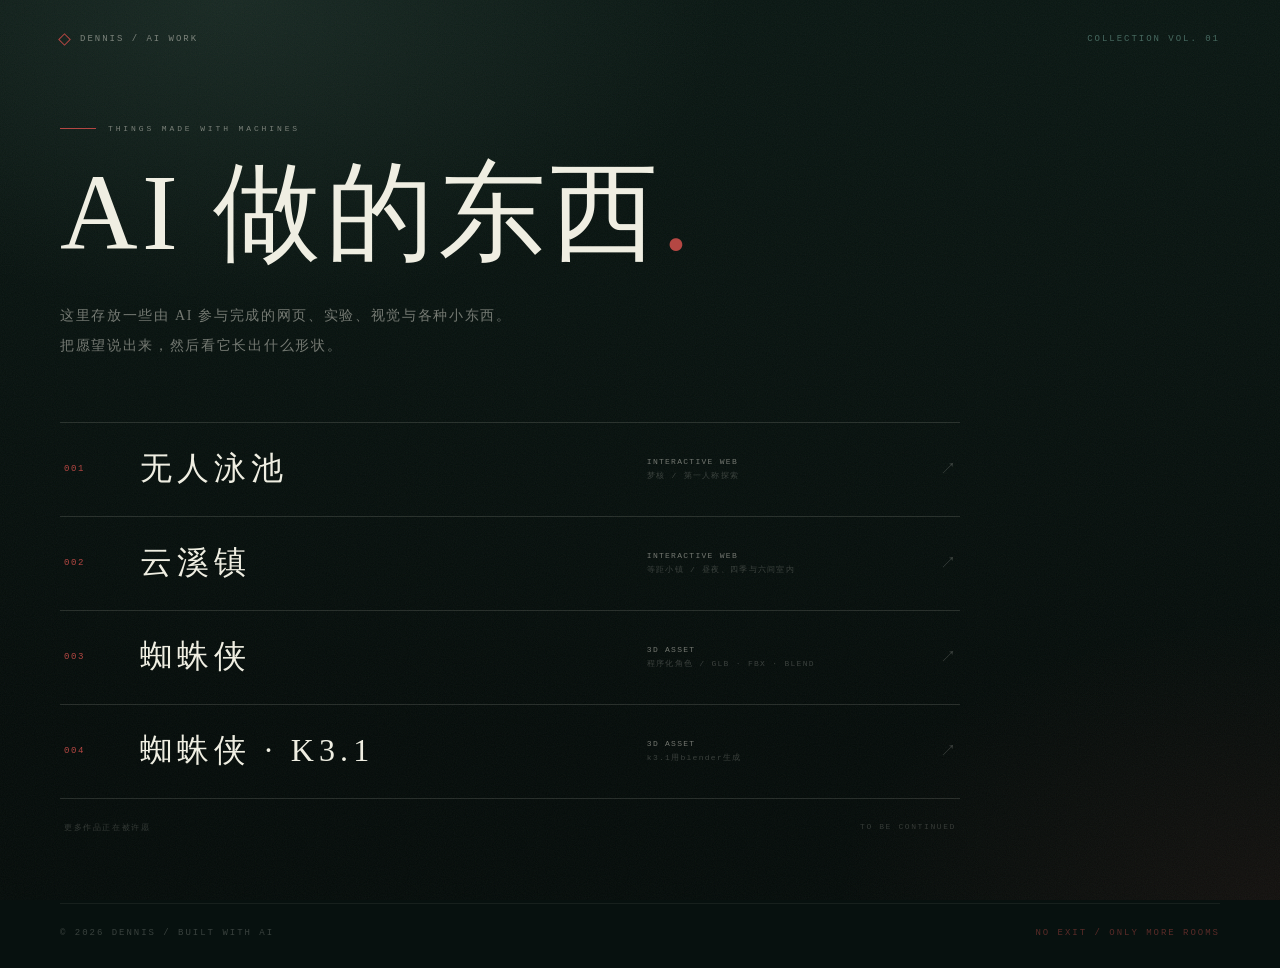
<file: index.html>
<!DOCTYPE html>
<html lang="zh-CN">
<head>
  <meta charset="UTF-8">
  <meta name="viewport" content="width=device-width, initial-scale=1">
  <meta name="theme-color" content="#07110f">
  <meta name="description" content="Dennis 的 AI 作品仓库：网页、实验、视觉与各种小东西。">
  <title>Dennis / AI Work</title>
  <link rel="icon" href="data:image/svg+xml,%3Csvg xmlns='http://www.w3.org/2000/svg' viewBox='0 0 64 64'%3E%3Crect width='64' height='64' fill='%2307110f'/%3E%3Cpath d='M18 44 32 16l14 28z' fill='none' stroke='%23b44743' stroke-width='2'/%3E%3C/svg%3E">
  <style>
    :root {
      --paper: #efeee2;
      --dim: rgba(239, 238, 226, .46);
      --faint: rgba(239, 238, 226, .22);
      --line: rgba(239, 238, 226, .14);
      --red: #b44743;
      --teal: #8cc8b8;
      --serif: "Songti SC", "STSong", "Noto Serif SC", "SimSun", serif;
      --sans: "Microsoft YaHei UI", "PingFang SC", sans-serif;
      --mono: "Cascadia Mono", "SFMono-Regular", "Consolas", monospace;
    }
    * { box-sizing: border-box; margin: 0; padding: 0; }
    html, body { min-height: 100%; }
    body {
      background: #07110f;
      color: var(--paper);
      font-family: var(--sans);
      -webkit-font-smoothing: antialiased;
      overflow-x: hidden;
    }
    body::before {
      content: "";
      position: fixed;
      inset: 0;
      pointer-events: none;
      background:
        radial-gradient(55% 50% at 18% 0%, rgba(129, 174, 153, .12), transparent 70%),
        radial-gradient(50% 45% at 100% 100%, rgba(180, 71, 67, .08), transparent 70%),
        linear-gradient(180deg, #0a1713, #050c0a 82%);
      z-index: -2;
    }
    body::after {
      content: "";
      position: fixed;
      inset: 0;
      pointer-events: none;
      opacity: .055;
      background-image: url("data:image/svg+xml,%3Csvg xmlns='http://www.w3.org/2000/svg' width='220' height='220'%3E%3Cfilter id='n'%3E%3CfeTurbulence type='fractalNoise' baseFrequency='.9' numOctaves='3' stitchTiles='stitch'/%3E%3C/filter%3E%3Crect width='220' height='220' filter='url(%23n)'/%3E%3C/svg%3E");
      z-index: -1;
    }
    .shell {
      min-height: 100vh;
      display: flex;
      flex-direction: column;
      width: min(1160px, calc(100% - 64px));
      margin: 0 auto;
      padding: 34px 0 30px;
    }
    header, footer {
      display: flex;
      justify-content: space-between;
      align-items: center;
      font-family: var(--mono);
      font-size: 9px;
      letter-spacing: .22em;
      color: var(--faint);
    }
    header .mark { display: flex; gap: 11px; align-items: center; color: var(--dim); }
    header .mark::before {
      content: "";
      width: 7px; height: 7px;
      border: 1px solid var(--red);
      transform: rotate(45deg);
    }
    header .version { color: rgba(140, 200, 184, .45); }
    main {
      flex: 1;
      display: flex;
      flex-direction: column;
      justify-content: center;
      padding: 80px 0 70px;
    }
    .kicker {
      display: flex;
      align-items: center;
      gap: 12px;
      margin-bottom: 22px;
      font-family: var(--mono);
      font-size: 8px;
      letter-spacing: .36em;
      color: var(--dim);
    }
    .kicker::before { content: ""; width: 36px; height: 1px; background: var(--red); }
    h1 {
      max-width: 900px;
      font-family: var(--serif);
      font-weight: 400;
      font-size: clamp(48px, 8.4vw, 112px);
      line-height: 1.08;
      letter-spacing: .04em;
    }
    h1 .dot { color: var(--red); }
    .intro {
      max-width: 470px;
      margin-top: 30px;
      font-family: var(--serif);
      font-size: 14px;
      line-height: 2.1;
      letter-spacing: .12em;
      color: var(--dim);
    }
    .works {
      margin-top: 62px;
      border-top: 1px solid var(--line);
      max-width: 900px;
    }
    .work {
      display: grid;
      grid-template-columns: 58px minmax(0, 1.3fr) minmax(150px, .7fr) 28px;
      gap: 18px;
      align-items: center;
      min-height: 94px;
      padding: 17px 4px;
      border-bottom: 1px solid var(--line);
      text-decoration: none;
      color: inherit;
      transition: background .4s ease, padding .4s ease;
    }
    .work:hover { background: rgba(239, 238, 226, .025); padding-left: 14px; padding-right: 10px; }
    .work .idx {
      font-family: var(--mono);
      font-size: 9px;
      letter-spacing: .18em;
      color: var(--red);
    }
    .work .title {
      font-family: var(--serif);
      font-size: clamp(22px, 2.5vw, 32px);
      letter-spacing: .16em;
      color: var(--paper);
    }
    .work .type {
      font-family: var(--mono);
      font-size: 8px;
      line-height: 1.8;
      letter-spacing: .16em;
      color: var(--faint);
    }
    .work .type b { display: block; font-weight: 400; color: var(--dim); }
    .work .arrow {
      justify-self: end;
      font-family: var(--mono);
      font-size: 16px;
      color: var(--faint);
      transition: color .35s ease, transform .35s ease;
    }
    .work:hover .arrow { color: var(--teal); transform: translate(2px, -2px); }
    .soon {
      display: flex;
      justify-content: space-between;
      padding: 23px 4px 0;
      font-family: var(--mono);
      font-size: 8px;
      letter-spacing: .2em;
      color: rgba(239, 238, 226, .19);
    }
    footer {
      gap: 20px;
      flex-wrap: wrap;
      padding-top: 24px;
      border-top: 1px solid rgba(239, 238, 226, .07);
    }
    footer .right { color: rgba(180, 71, 67, .48); }
    @media (max-width: 680px) {
      .shell { width: calc(100% - 36px); padding-top: 22px; }
      main { padding: 64px 0 50px; }
      header { font-size: 7px; letter-spacing: .13em; }
      header .version { display: none; }
      .intro { font-size: 12px; margin-top: 23px; }
      .works { margin-top: 44px; }
      .work {
        grid-template-columns: 34px 1fr 20px;
        gap: 11px;
        min-height: 79px;
      }
      .work .type { display: none; }
      .work .title { font-size: 22px; }
      .work .idx { font-size: 7px; }
      .work .arrow { font-size: 13px; }
      .soon { font-size: 7px; }
      footer { font-size: 7px; letter-spacing: .12em; }
    }
  </style>
</head>
<body>
  <div class="shell">
    <header>
      <div class="mark">DENNIS / AI WORK</div>
      <div class="version">COLLECTION VOL. 01</div>
    </header>

    <main>
      <div class="kicker">THINGS MADE WITH MACHINES</div>
      <h1>AI 做的东西<span class="dot">.</span></h1>
      <p class="intro">
        这里存放一些由 AI 参与完成的网页、实验、视觉与各种小东西。<br>
        把愿望说出来，然后看它长出什么形状。
      </p>

      <nav class="works" aria-label="作品列表">
        <a class="work" href="./dream-pool/">
          <span class="idx">001</span>
          <span class="title">无人泳池</span>
          <span class="type"><b>INTERACTIVE WEB</b>梦核 / 第一人称探索</span>
          <span class="arrow" aria-hidden="true">↗</span>
        </a>
        <a class="work" href="./yunxi-town/">
          <span class="idx">002</span>
          <span class="title">云溪镇</span>
          <span class="type"><b>INTERACTIVE WEB</b>等距小镇 / 昼夜、四季与六间室内</span>
          <span class="arrow" aria-hidden="true">↗</span>
        </a>
        <a class="work" href="./spider-man/">
          <span class="idx">003</span>
          <span class="title">蜘蛛侠</span>
          <span class="type"><b>3D ASSET</b>程序化角色 / GLB · FBX · BLEND</span>
          <span class="arrow" aria-hidden="true">↗</span>
        </a>
        <a class="work" href="./spider-man-k3/">
          <span class="idx">004</span>
          <span class="title">蜘蛛侠 · K3.1</span>
          <span class="type"><b>3D ASSET</b>k3.1用blender生成</span>
          <span class="arrow" aria-hidden="true">↗</span>
        </a>
        <div class="soon">
          <span>更多作品正在被许愿</span>
          <span>TO BE CONTINUED</span>
        </div>
      </nav>
    </main>

    <footer>
      <span>© 2026 DENNIS / BUILT WITH AI</span>
      <span class="right">NO EXIT / ONLY MORE ROOMS</span>
    </footer>
  </div>
</body>
</html>
</file>
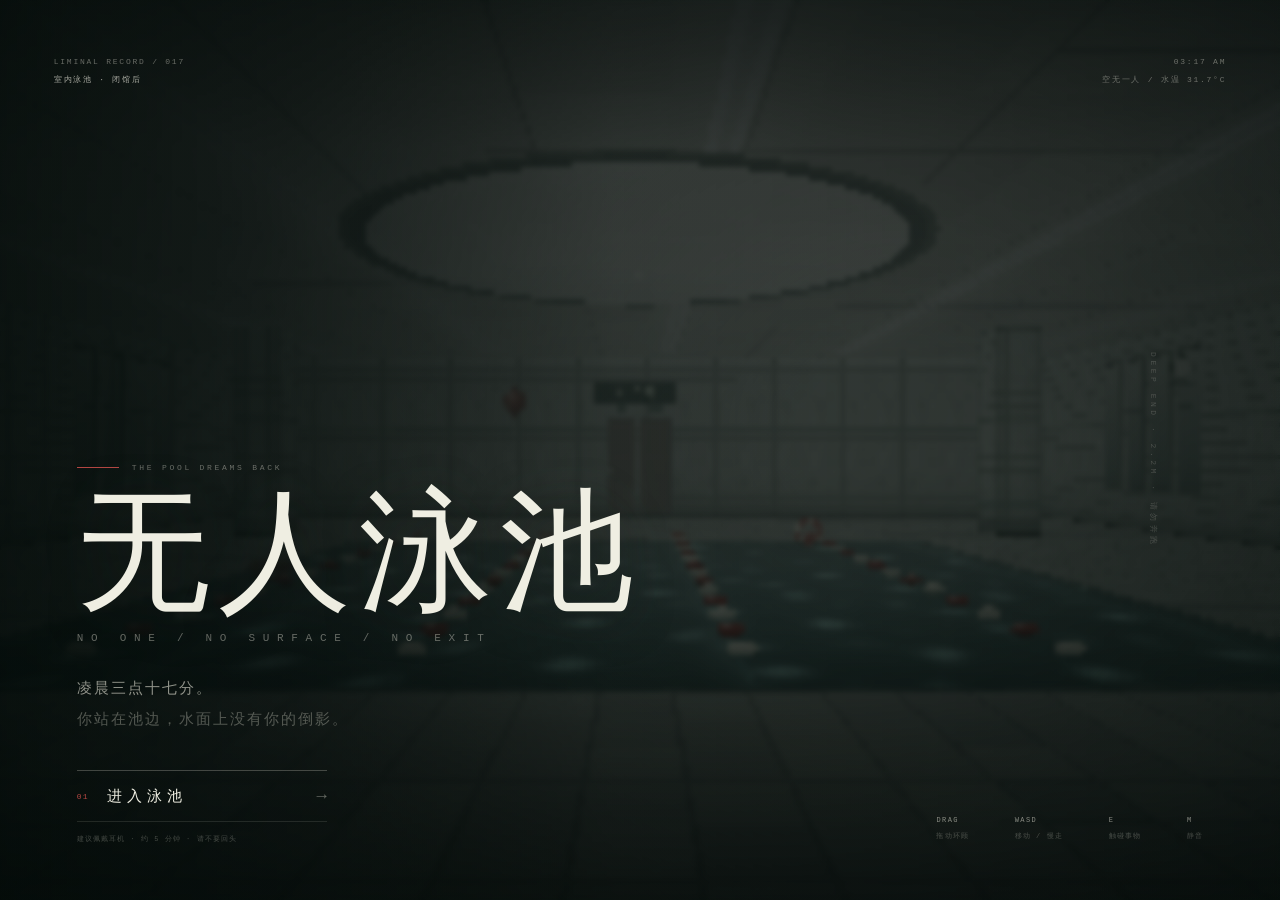
<file: dream-pool/index.html>
<!DOCTYPE html>
<html lang="zh-CN">
<head>
<meta charset="UTF-8">
<meta name="viewport" content="width=device-width,initial-scale=1,maximum-scale=1,user-scalable=no,viewport-fit=cover">
<meta name="theme-color" content="#07110f">
<meta name="description" content="一座没有人的室内泳池。一个可以探索的梦核阈限空间。建议佩戴耳机。">
<title>无人泳池 · THE POOL REMEMBERS</title>
<link rel="icon" href="data:image/svg+xml,%3Csvg xmlns='http://www.w3.org/2000/svg' viewBox='0 0 64 64'%3E%3Crect width='64' height='64' fill='%2307110f'/%3E%3Crect x='17' y='17' width='30' height='30' fill='%23b44743'/%3E%3C/svg%3E">
<link rel="stylesheet" href="style.css">
</head>
<body>
<noscript>
  <div style="position:fixed;inset:0;z-index:99;display:grid;place-items:center;background:#07110f;color:#e9e8db;font-family:serif;line-height:2;text-align:center;padding:24px">
    这座泳池需要 JavaScript 才能呼吸。<br>请在浏览器中启用 JavaScript 后重新进入。
  </div>
</noscript>

<div id="stage">
  <canvas id="view" aria-label="一座无人的室内泳池。拖动环顾，使用 WASD 移动。"></canvas>
  <div class="grade" aria-hidden="true"></div>
  <div class="haze" aria-hidden="true"></div>
  <div class="condensation" aria-hidden="true"></div>
  <div class="water-overlay" aria-hidden="true"></div>
  <div class="scanlines" aria-hidden="true"></div>
  <div class="grain" aria-hidden="true"></div>
  <div class="glitch-bars" id="glitch-bars" aria-hidden="true"></div>
  <div class="vignette" aria-hidden="true"></div>
  <div id="flash" aria-hidden="true"></div>
</div>

<!-- ===================== HUD ===================== -->
<div class="hud" id="hud" aria-live="off">
  <div class="brand">
    <span class="brand-cn">无 人 泳 池</span>
    <span class="brand-en">THE POOL REMEMBERS</span>
  </div>

  <div class="meta">
    <span class="rec-dot" aria-hidden="true"></span>
    <span id="clock">03:17</span>
    <span class="slash">/</span>
    <span>SUBLEVEL −1</span>
    <button class="sound" id="sound-button" type="button" aria-label="开启声音" title="声音 (M)">声</button>
  </div>

  <div class="memory" aria-label="记忆收集进度">
    <span>记忆</span>
    <b id="memory-count">0</b><span>/4</span>
    <span class="memory-dots" aria-hidden="true">
      <i data-memory="0"></i><i data-memory="1"></i><i data-memory="2"></i><i data-memory="3"></i>
    </span>
  </div>

  <div class="objective">
    <span class="obj-kicker">CURRENT OBJECTIVE</span>
    <span id="objective-text">寻找四段记忆，推开红门</span>
  </div>

  <div class="controls">
    <div><b>WASD</b> 移动 &nbsp;·&nbsp; <b>拖动</b> 环顾</div>
    <div><b>E</b> 触碰 &nbsp;·&nbsp; <b>SHIFT</b> 慢走 &nbsp;·&nbsp; <b>M</b> 静音</div>
  </div>

  <div class="timecode" id="timecode">REC ● 00:00:00</div>
</div>

<div id="reticle" aria-hidden="true"></div>

<!-- ===================== PROMPT ===================== -->
<div class="prompt" id="prompt" role="button" tabindex="0" aria-label="互动">
  <kbd>E</kbd>
  <span id="prompt-text">触碰</span>
  <span class="prompt-progress" aria-hidden="true"><i id="prompt-progress-bar"></i></span>
</div>

<!-- ===================== AMBIENCE ===================== -->
<div class="broadcast" id="broadcast" aria-live="polite">
  <span class="bc-label">室内广播</span>
  <span id="broadcast-text"></span>
</div>

<div class="caption" id="caption" aria-live="polite"></div>

<div class="toast" id="toast" aria-live="polite">
  <span class="t-label">MEMORY RECOVERED</span>
  <span class="t-main" id="toast-main"></span>
</div>

<!-- ===================== DIALOG ===================== -->
<div class="dialog" id="dialog" role="dialog" aria-modal="true" aria-labelledby="dialog-kicker">
  <div class="dialog-meta">
    <span id="dialog-kicker">泳池 / 03:17</span>
    <span class="count" id="dialog-count">01 / 04</span>
  </div>
  <p id="dialog-text"></p>
  <div class="dialog-choices" id="dialog-choices" role="group" aria-label="做出选择"></div>
  <div class="dialog-next" id="dialog-next">
    <span>按 E / 点击继续</span>
    <span class="caret" aria-hidden="true"></span>
  </div>
</div>

<!-- ===================== TOUCH ===================== -->
<div id="touch-ui" aria-hidden="true">
  <div class="joystick" id="joystick">
    <div class="joystick-knob" id="joystick-knob"></div>
  </div>
  <button class="touch-act" id="touch-act" type="button">触碰</button>
</div>

<!-- ===================== TITLE ===================== -->
<div class="screen title-screen" id="title-screen">
  <div class="screen-top">
    <div class="l">
      <span>LIMINAL RECORD / 017</span>
      <span><em>室内泳池 · 闭馆后</em></span>
    </div>
    <div class="r">
      <span>03:17 AM</span>
      <span>空无一人 / 水温 31.7°C</span>
    </div>
  </div>

  <div class="title-center">
    <div class="title-kicker">THE POOL DREAMS BACK</div>
    <h1 aria-label="无人泳池"><span class="cn">无</span><span class="cn">人</span><span class="cn">泳</span><span class="cn">池</span></h1>
    <div class="title-en">NO ONE / NO SURFACE / NO EXIT</div>
    <div class="title-copy">
      凌晨三点十七分。<br>
      <span>你站在池边，水面上没有你的倒影。</span>
    </div>
  </div>

  <div class="title-bottom">
    <div class="start-wrap">
      <button class="enter-btn" id="start-button" type="button">
        <span class="idx">01</span>
        <span class="label">进入泳池</span>
        <span class="arrow" aria-hidden="true">→</span>
      </button>
      <div class="note" style="margin-top:12px">建议佩戴耳机 · 约 5 分钟 · 请不要回头</div>
    </div>
    <div class="title-notes">
      <div class="note"><b>DRAG</b><span>拖动环顾</span></div>
      <div class="note"><b>WASD</b><span>移动 / 慢走</span></div>
      <div class="note"><b>E</b><span>触碰事物</span></div>
      <div class="note"><b>M</b><span>静音</span></div>
    </div>
  </div>

  <div class="title-side">DEEP END · 2.2M · 请勿奔跑</div>
</div>

<!-- ===================== ENDING ===================== -->
<div class="screen ending-screen is-hidden" id="ending-screen" role="dialog" aria-modal="true" aria-labelledby="ending-title" aria-hidden="true">
  <div class="ending-inner">
    <div class="ending-kicker" id="ending-kicker">END OF RECORD / 03:17</div>
    <h2 id="ending-title">你仍在水中</h2>
    <div class="ending-en" id="ending-en">THE POOL DREAMS OF YOU</div>
    <p class="ending-copy" id="ending-copy">
      广播没有响起。灯也没有熄灭。<br>
      水面上漂着一件泳衣，标签上写着明天的日期。<br>
      <span style="color:rgba(233,232,219,.3)">你想起自己为什么会在这里了。</span>
    </p>
    <div class="ending-meta" id="ending-meta">
      <span>记忆碎片 4 / 4</span>
      <span>下潜深度 ∞</span>
      <span>出口 未找到</span>
    </div>
    <button class="again-btn" id="again-button" type="button">再次睁眼</button>
  </div>
</div>

<script src="app.js" defer></script>
</body>
</html>
</file>
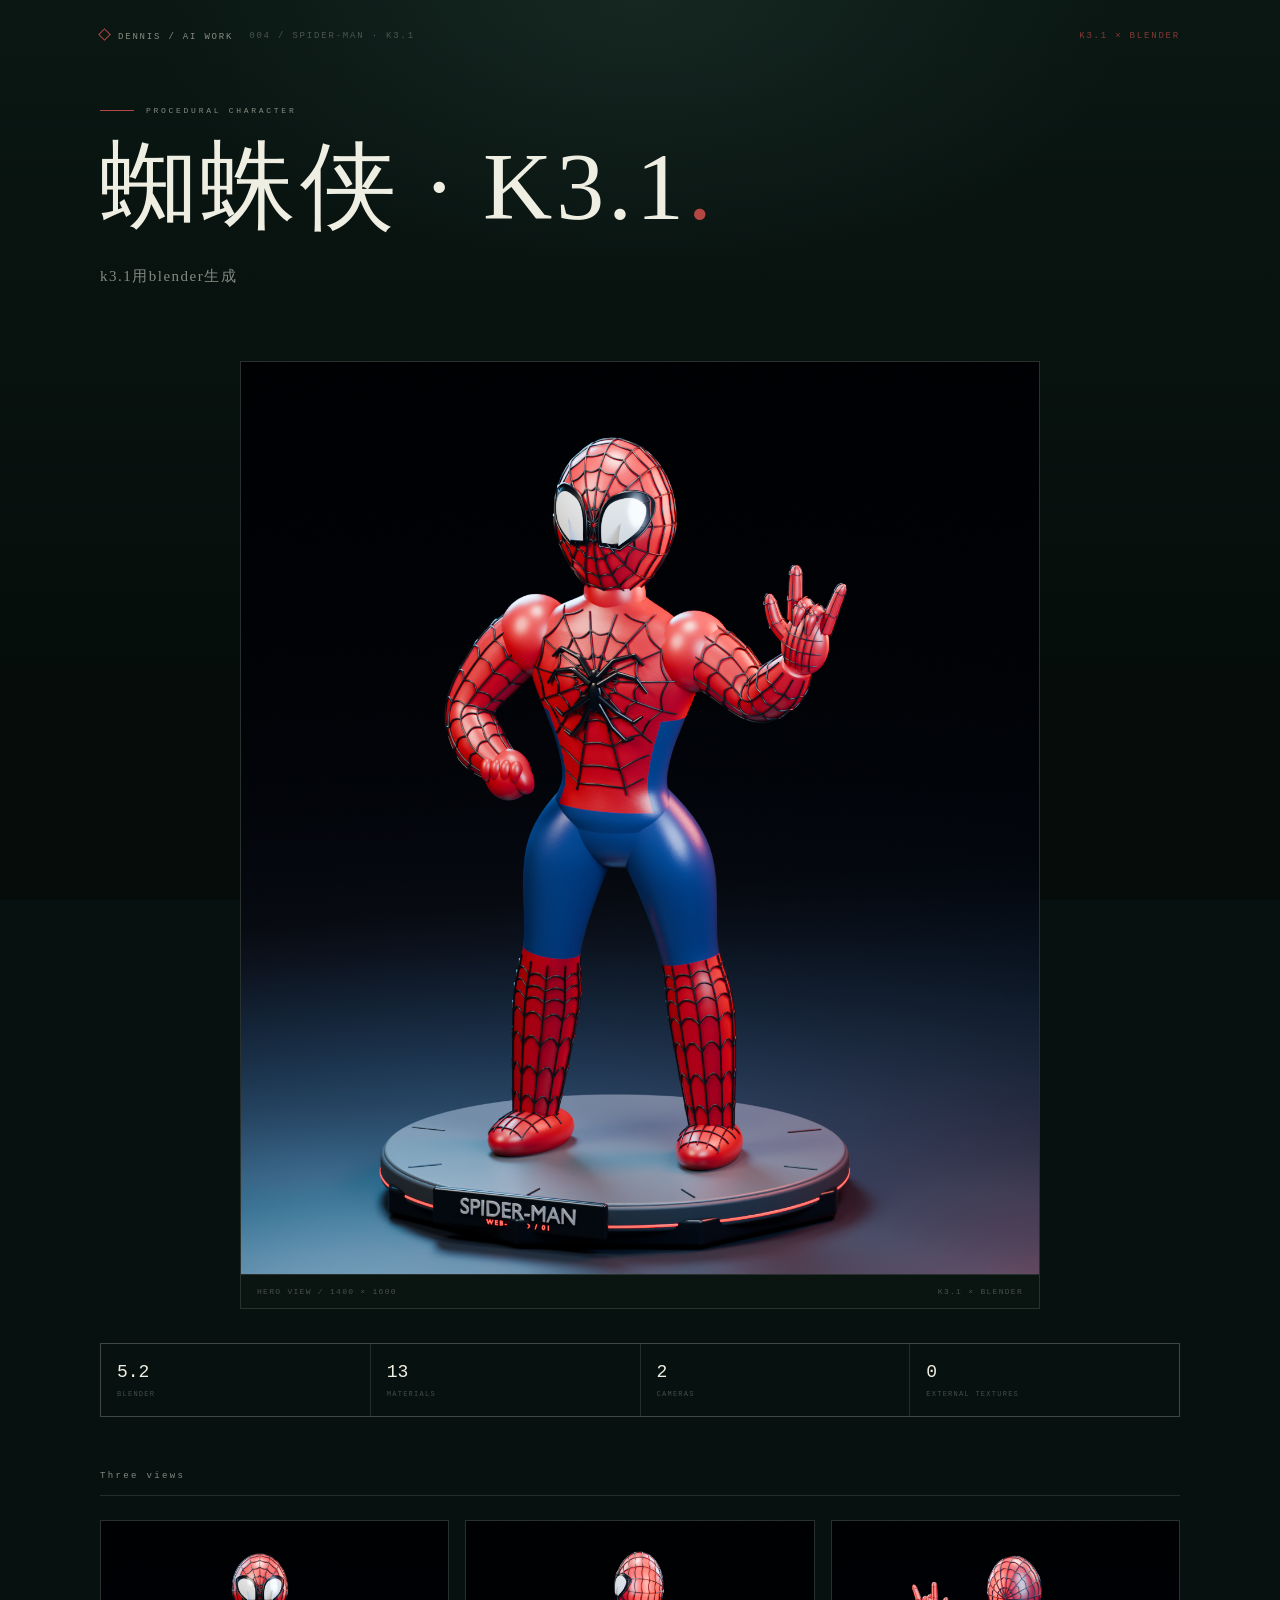
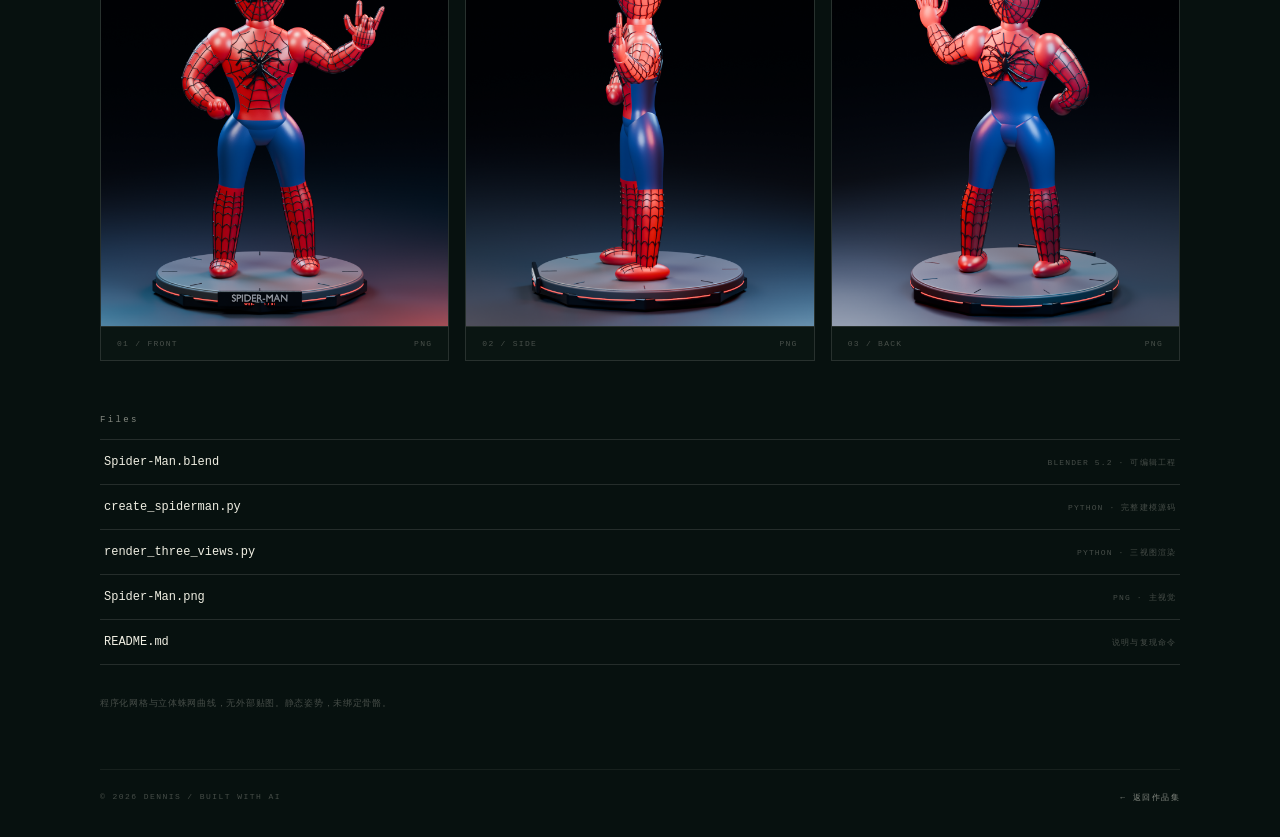
<file: spider-man-k3/index.html>
<!DOCTYPE html>
<html lang="zh-CN">
<head>
  <meta charset="UTF-8">
  <meta name="viewport" content="width=device-width, initial-scale=1">
  <meta name="theme-color" content="#07110f">
  <meta name="description" content="k3.1用blender生成">
  <title>蜘蛛侠 · K3.1 — Dennis / AI Work</title>
  <link rel="icon" href="data:image/svg+xml,%3Csvg xmlns='http://www.w3.org/2000/svg' viewBox='0 0 64 64'%3E%3Crect width='64' height='64' fill='%2307110f'/%3E%3Cpath d='M18 44 32 16l14 28z' fill='none' stroke='%23b44743' stroke-width='2'/%3E%3C/svg%3E">
  <style>
    :root {
      --paper: #efeee2;
      --dim: rgba(239, 238, 226, .54);
      --faint: rgba(239, 238, 226, .27);
      --line: rgba(239, 238, 226, .13);
      --red: #b44743;
      --teal: #8cc8b8;
      --serif: "Songti SC", "STSong", "Noto Serif SC", "SimSun", serif;
      --sans: "Microsoft YaHei UI", "PingFang SC", sans-serif;
      --mono: "Cascadia Mono", "SFMono-Regular", "Consolas", monospace;
    }
    * { box-sizing: border-box; margin: 0; padding: 0; }
    body { min-height: 100vh; background: #07110f; color: var(--paper); font-family: var(--sans); }
    body::before {
      content: ""; position: fixed; inset: 0; pointer-events: none; z-index: -1;
      background: radial-gradient(55% 45% at 50% 0%, rgba(140,200,184,.09), transparent 70%), linear-gradient(180deg,#0a1713,#050c0a 85%);
    }
    img { display: block; width: 100%; height: auto; }
    a { color: inherit; }
    .shell { width: min(1080px, calc(100% - 56px)); margin: 0 auto; padding: 30px 0 34px; }
    .bar { display: flex; align-items: center; gap: 16px; font-family: var(--mono); font-size: 9px; letter-spacing: .2em; color: var(--faint); }
    .bar a { color: var(--dim); text-decoration: none; }
    .bar a::before { content: ""; display: inline-block; width: 7px; height: 7px; margin-right: 9px; border: 1px solid var(--red); transform: rotate(45deg); }
    .bar .credit { margin-left: auto; color: rgba(180,71,67,.72); }
    header.hero { padding: 64px 0 30px; }
    .kicker { display: flex; align-items: center; gap: 12px; font-family: var(--mono); font-size: 8px; letter-spacing: .34em; color: var(--dim); margin-bottom: 20px; }
    .kicker::before { content: ""; width: 34px; height: 1px; background: var(--red); }
    h1 { font-family: var(--serif); font-weight: 400; font-size: clamp(46px,8vw,96px); line-height: 1.08; letter-spacing: .04em; }
    h1 .dot { color: var(--red); }
    .intro { margin-top: 22px; font-family: var(--serif); font-size: 15px; line-height: 2; letter-spacing: .1em; color: var(--dim); }
    figure { border: 1px solid var(--line); background: #0a1512; }
    .hero-figure { max-width: 800px; margin: 40px auto 0; }
    figcaption { display: flex; justify-content: space-between; gap: 12px; padding: 12px 16px; font-family: var(--mono); font-size: 8px; letter-spacing: .16em; color: var(--faint); border-top: 1px solid var(--line); }
    .specs { display: grid; grid-template-columns: repeat(4,minmax(0,1fr)); gap: 1px; margin-top: 34px; background: var(--line); border: 1px solid var(--line); }
    .specs div { background: #07110f; padding: 18px 16px; }
    .specs b { display: block; font-family: var(--mono); font-weight: 400; font-size: 18px; }
    .specs span { display: block; margin-top: 8px; font-family: var(--mono); font-size: 7px; letter-spacing: .18em; color: var(--faint); }
    h2 { margin-top: 54px; padding-bottom: 14px; border-bottom: 1px solid var(--line); font-family: var(--mono); font-size: 9px; font-weight: 400; letter-spacing: .26em; color: var(--dim); }
    .views { display: grid; grid-template-columns: repeat(3,minmax(0,1fr)); gap: 16px; margin-top: 24px; }
    .views a { text-decoration: none; transition: transform .25s ease, border-color .25s ease; }
    .views a:hover { transform: translateY(-4px); }
    .files { list-style: none; }
    .files li { display: flex; align-items: baseline; gap: 18px; padding: 15px 4px; border-bottom: 1px solid var(--line); }
    .files a { font-family: var(--mono); font-size: 12px; text-decoration: none; }
    .files a:hover { color: var(--teal); }
    .files .meta { margin-left: auto; font-family: var(--mono); font-size: 8px; letter-spacing: .14em; color: var(--faint); text-align: right; }
    .note { margin-top: 30px; font-family: var(--mono); font-size: 9px; line-height: 2; letter-spacing: .08em; color: var(--faint); }
    footer { margin-top: 56px; padding-top: 22px; border-top: 1px solid rgba(239,238,226,.07); display: flex; justify-content: space-between; gap: 16px; flex-wrap: wrap; font-family: var(--mono); font-size: 8px; letter-spacing: .18em; color: var(--faint); }
    footer a { color: var(--dim); text-decoration: none; }
    @media (max-width: 760px) {
      .shell { width: calc(100% - 36px); }
      .bar { font-size: 7px; gap: 9px; }
      .bar .credit { display: none; }
      header.hero { padding: 44px 0 24px; }
      .specs { grid-template-columns: repeat(2,minmax(0,1fr)); }
      .views { grid-template-columns: 1fr; }
      .files li { flex-wrap: wrap; gap: 8px; }
      .files .meta { margin-left: 0; width: 100%; text-align: left; }
      h1 { font-size: clamp(38px,12vw,60px); }
      .intro { font-size: 13px; }
    }
  </style>
</head>
<body>
  <div class="shell">
    <nav class="bar">
      <a href="../">DENNIS / AI WORK</a>
      <span>004 / SPIDER-MAN · K3.1</span>
      <span class="credit">K3.1 × BLENDER</span>
    </nav>

    <header class="hero">
      <p class="kicker">PROCEDURAL CHARACTER</p>
      <h1>蜘蛛侠 · K3.1<span class="dot">.</span></h1>
      <p class="intro">k3.1用blender生成</p>
    </header>

    <figure class="hero-figure">
      <img src="./Spider-Man.png" alt="K3.1 使用 Blender 生成的蜘蛛侠主视觉">
      <figcaption><span>HERO VIEW / 1400 × 1600</span><span>K3.1 × BLENDER</span></figcaption>
    </figure>

    <section class="specs" aria-label="作品规格">
      <div><b>5.2</b><span>BLENDER</span></div>
      <div><b>13</b><span>MATERIALS</span></div>
      <div><b>2</b><span>CAMERAS</span></div>
      <div><b>0</b><span>EXTERNAL TEXTURES</span></div>
    </section>

    <h2>Three views</h2>
    <section class="views" aria-label="蜘蛛侠三视图">
      <a href="./Spider-Man_Front.png" download>
        <figure><img src="./Spider-Man_Front.png" alt="蜘蛛侠正面" loading="lazy"><figcaption><span>01 / FRONT</span><span>PNG</span></figcaption></figure>
      </a>
      <a href="./Spider-Man_Side.png" download>
        <figure><img src="./Spider-Man_Side.png" alt="蜘蛛侠侧面" loading="lazy"><figcaption><span>02 / SIDE</span><span>PNG</span></figcaption></figure>
      </a>
      <a href="./Spider-Man_Back.png" download>
        <figure><img src="./Spider-Man_Back.png" alt="蜘蛛侠背面" loading="lazy"><figcaption><span>03 / BACK</span><span>PNG</span></figcaption></figure>
      </a>
    </section>

    <h2>Files</h2>
    <ul class="files">
      <li><a href="./Spider-Man.blend" download>Spider-Man.blend</a><span class="meta">BLENDER 5.2 · 可编辑工程</span></li>
      <li><a href="./create_spiderman.py" download>create_spiderman.py</a><span class="meta">PYTHON · 完整建模源码</span></li>
      <li><a href="./render_three_views.py" download>render_three_views.py</a><span class="meta">PYTHON · 三视图渲染</span></li>
      <li><a href="./Spider-Man.png" download>Spider-Man.png</a><span class="meta">PNG · 主视觉</span></li>
      <li><a href="./README.md">README.md</a><span class="meta">说明与复现命令</span></li>
    </ul>

    <p class="note">程序化网格与立体蛛网曲线，无外部贴图。静态姿势，未绑定骨骼。</p>

    <footer><span>© 2026 DENNIS / BUILT WITH AI</span><a href="../">← 返回作品集</a></footer>
  </div>
</body>
</html>
</file>
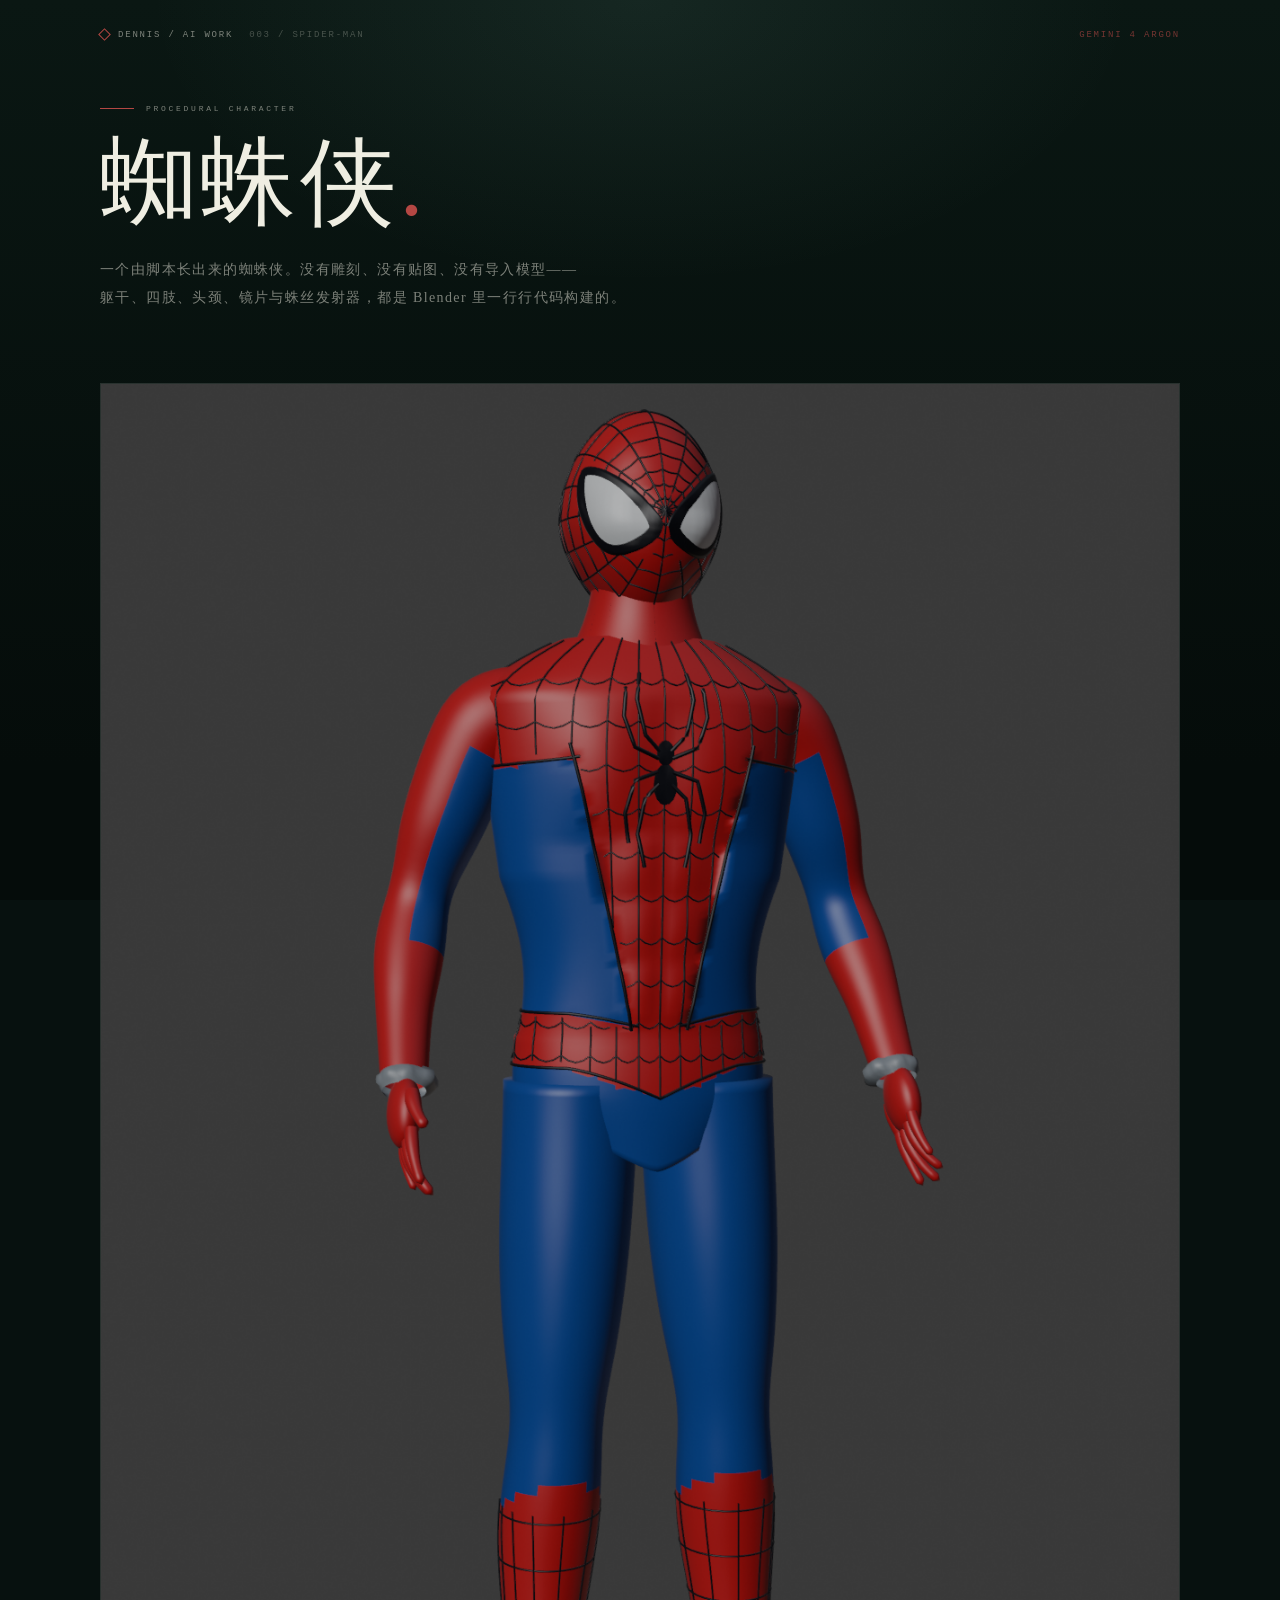
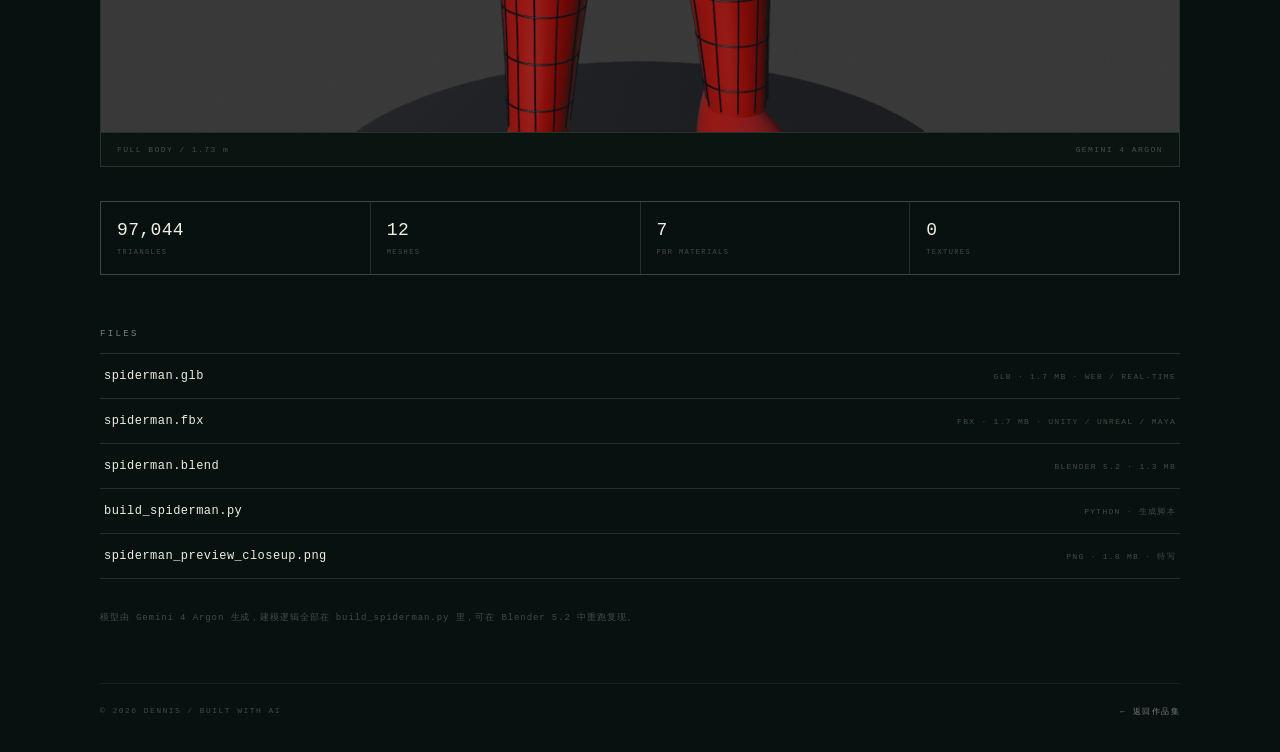
<file: spider-man/index.html>
<!DOCTYPE html>
<html lang="zh-CN">
<head>
  <meta charset="UTF-8">
  <meta name="viewport" content="width=device-width, initial-scale=1">
  <meta name="theme-color" content="#07110f">
  <meta name="description" content="蜘蛛侠 — 由 Gemini 4 Argon 程序化生成的角色模型。">
  <title>蜘蛛侠 / SPIDER-MAN — Dennis / AI Work</title>
  <link rel="icon" href="data:image/svg+xml,%3Csvg xmlns='http://www.w3.org/2000/svg' viewBox='0 0 64 64'%3E%3Crect width='64' height='64' fill='%2307110f'/%3E%3Cpath d='M18 44 32 16l14 28z' fill='none' stroke='%23b44743' stroke-width='2'/%3E%3C/svg%3E">
  <style>
    :root {
      --paper: #efeee2;
      --dim: rgba(239, 238, 226, .5);
      --faint: rgba(239, 238, 226, .26);
      --line: rgba(239, 238, 226, .13);
      --red: #b44743;
      --teal: #8cc8b8;
      --serif: "Songti SC", "STSong", "Noto Serif SC", "SimSun", serif;
      --sans: "Microsoft YaHei UI", "PingFang SC", sans-serif;
      --mono: "Cascadia Mono", "SFMono-Regular", "Consolas", monospace;
    }
    * { box-sizing: border-box; margin: 0; padding: 0; }
    body {
      min-height: 100vh;
      background: #07110f;
      color: var(--paper);
      font-family: var(--sans);
      -webkit-font-smoothing: antialiased;
    }
    body::before {
      content: "";
      position: fixed;
      inset: 0;
      pointer-events: none;
      background:
        radial-gradient(55% 45% at 50% 0%, rgba(140, 200, 184, .09), transparent 70%),
        linear-gradient(180deg, #0a1713, #050c0a 85%);
      z-index: -1;
    }
    .shell {
      width: min(1080px, calc(100% - 56px));
      margin: 0 auto;
      padding: 30px 0 34px;
    }
    .bar {
      display: flex;
      align-items: center;
      gap: 16px;
      font-family: var(--mono);
      font-size: 9px;
      letter-spacing: .2em;
      text-transform: uppercase;
      color: var(--faint);
    }
    .bar a { color: var(--dim); text-decoration: none; }
    .bar a::before {
      content: "";
      display: inline-block;
      width: 7px; height: 7px;
      margin-right: 9px;
      border: 1px solid var(--red);
      transform: rotate(45deg);
      vertical-align: middle;
    }
    .bar .credit { margin-left: auto; color: rgba(180, 71, 67, .62); }
    header.hero { padding: 64px 0 30px; }
    .kicker {
      display: flex;
      align-items: center;
      gap: 12px;
      font-family: var(--mono);
      font-size: 8px;
      letter-spacing: .34em;
      color: var(--dim);
      margin-bottom: 20px;
    }
    .kicker::before { content: ""; width: 34px; height: 1px; background: var(--red); }
    h1 {
      font-family: var(--serif);
      font-weight: 400;
      font-size: clamp(46px, 8vw, 96px);
      line-height: 1.05;
      letter-spacing: .04em;
    }
    h1 .dot { color: var(--red); }
    .intro {
      max-width: 560px;
      margin-top: 22px;
      font-family: var(--serif);
      font-size: 14px;
      line-height: 2.05;
      letter-spacing: .1em;
      color: var(--dim);
    }
    figure {
      margin-top: 40px;
      border: 1px solid var(--line);
      background: #0a1512;
    }
    figure img { display: block; width: 100%; height: auto; }
    figcaption {
      display: flex;
      justify-content: space-between;
      gap: 16px;
      padding: 12px 16px;
      font-family: var(--mono);
      font-size: 8px;
      letter-spacing: .18em;
      color: var(--faint);
      border-top: 1px solid var(--line);
    }
    .specs {
      display: grid;
      grid-template-columns: repeat(4, minmax(0, 1fr));
      gap: 1px;
      margin-top: 34px;
      background: var(--line);
      border: 1px solid var(--line);
    }
    .specs div {
      background: #07110f;
      padding: 18px 16px;
    }
    .specs b {
      display: block;
      font-family: var(--mono);
      font-weight: 400;
      font-size: 18px;
      letter-spacing: .02em;
    }
    .specs span {
      display: block;
      margin-top: 8px;
      font-family: var(--mono);
      font-size: 7px;
      letter-spacing: .2em;
      color: var(--faint);
    }
    h2 {
      margin-top: 54px;
      padding-bottom: 14px;
      border-bottom: 1px solid var(--line);
      font-family: var(--mono);
      font-size: 9px;
      font-weight: 400;
      letter-spacing: .26em;
      text-transform: uppercase;
      color: var(--dim);
    }
    ul.files { list-style: none; }
    ul.files li {
      display: flex;
      align-items: baseline;
      gap: 18px;
      padding: 15px 4px;
      border-bottom: 1px solid var(--line);
    }
    ul.files a {
      font-family: var(--mono);
      font-size: 12px;
      color: var(--paper);
      text-decoration: none;
      letter-spacing: .04em;
    }
    ul.files a:hover { color: var(--teal); }
    ul.files .meta {
      margin-left: auto;
      font-family: var(--mono);
      font-size: 8px;
      letter-spacing: .16em;
      color: var(--faint);
      text-align: right;
    }
    .note {
      margin-top: 30px;
      font-family: var(--mono);
      font-size: 9px;
      line-height: 2;
      letter-spacing: .1em;
      color: var(--faint);
    }
    footer {
      margin-top: 56px;
      padding-top: 22px;
      border-top: 1px solid rgba(239, 238, 226, .07);
      display: flex;
      justify-content: space-between;
      gap: 16px;
      flex-wrap: wrap;
      font-family: var(--mono);
      font-size: 8px;
      letter-spacing: .18em;
      color: var(--faint);
    }
    footer a { color: var(--dim); text-decoration: none; }
    footer a:hover { color: var(--teal); }
    @media (max-width: 760px) {
      .shell { width: calc(100% - 36px); }
      header.hero { padding: 44px 0 24px; }
      .specs { grid-template-columns: repeat(2, minmax(0, 1fr)); }
      ul.files li { flex-wrap: wrap; gap: 8px; }
      ul.files .meta { margin-left: 0; width: 100%; text-align: left; }
      h1 { font-size: clamp(38px, 12vw, 60px); }
      .intro { font-size: 12px; }
    }
  </style>
</head>
<body>
  <div class="shell">
    <nav class="bar">
      <a href="../">DENNIS / AI WORK</a>
      <span>003 / SPIDER-MAN</span>
      <span class="credit">GEMINI 4 ARGON</span>
    </nav>

    <header class="hero">
      <p class="kicker">PROCEDURAL CHARACTER</p>
      <h1>蜘蛛侠<span class="dot">.</span></h1>
      <p class="intro">
        一个由脚本长出来的蜘蛛侠。没有雕刻、没有贴图、没有导入模型——<br>
        躯干、四肢、头颈、镜片与蛛丝发射器，都是 Blender 里一行行代码构建的。
      </p>
    </header>

    <figure>
      <img src="./spiderman_preview_full.png" alt="蜘蛛侠角色模型预览" loading="lazy">
      <figcaption>
        <span>FULL BODY / 1.73 m</span>
        <span>GEMINI 4 ARGON</span>
      </figcaption>
    </figure>

    <section class="specs" aria-label="模型规格">
      <div><b>97,044</b><span>TRIANGLES</span></div>
      <div><b>12</b><span>MESHES</span></div>
      <div><b>7</b><span>PBR MATERIALS</span></div>
      <div><b>0</b><span>TEXTURES</span></div>
    </section>

    <h2>Files</h2>
    <ul class="files">
      <li>
        <a href="./spiderman.glb" download>spiderman.glb</a>
        <span class="meta">GLB · 1.7 MB · WEB / REAL-TIME</span>
      </li>
      <li>
        <a href="./spiderman.fbx" download>spiderman.fbx</a>
        <span class="meta">FBX · 1.7 MB · UNITY / UNREAL / MAYA</span>
      </li>
      <li>
        <a href="./spiderman.blend" download>spiderman.blend</a>
        <span class="meta">BLENDER 5.2 · 1.3 MB</span>
      </li>
      <li>
        <a href="./build_spiderman.py" download>build_spiderman.py</a>
        <span class="meta">PYTHON · 生成脚本</span>
      </li>
      <li>
        <a href="./spiderman_preview_closeup.png" download>spiderman_preview_closeup.png</a>
        <span class="meta">PNG · 1.8 MB · 特写</span>
      </li>
    </ul>

    <p class="note">
      模型由 Gemini 4 Argon 生成，建模逻辑全部在 build_spiderman.py 里，可在 Blender 5.2 中重跑复现。
    </p>

    <footer>
      <span>© 2026 DENNIS / BUILT WITH AI</span>
      <a href="../">← 返回作品集</a>
    </footer>
  </div>
</body>
</html>
</file>
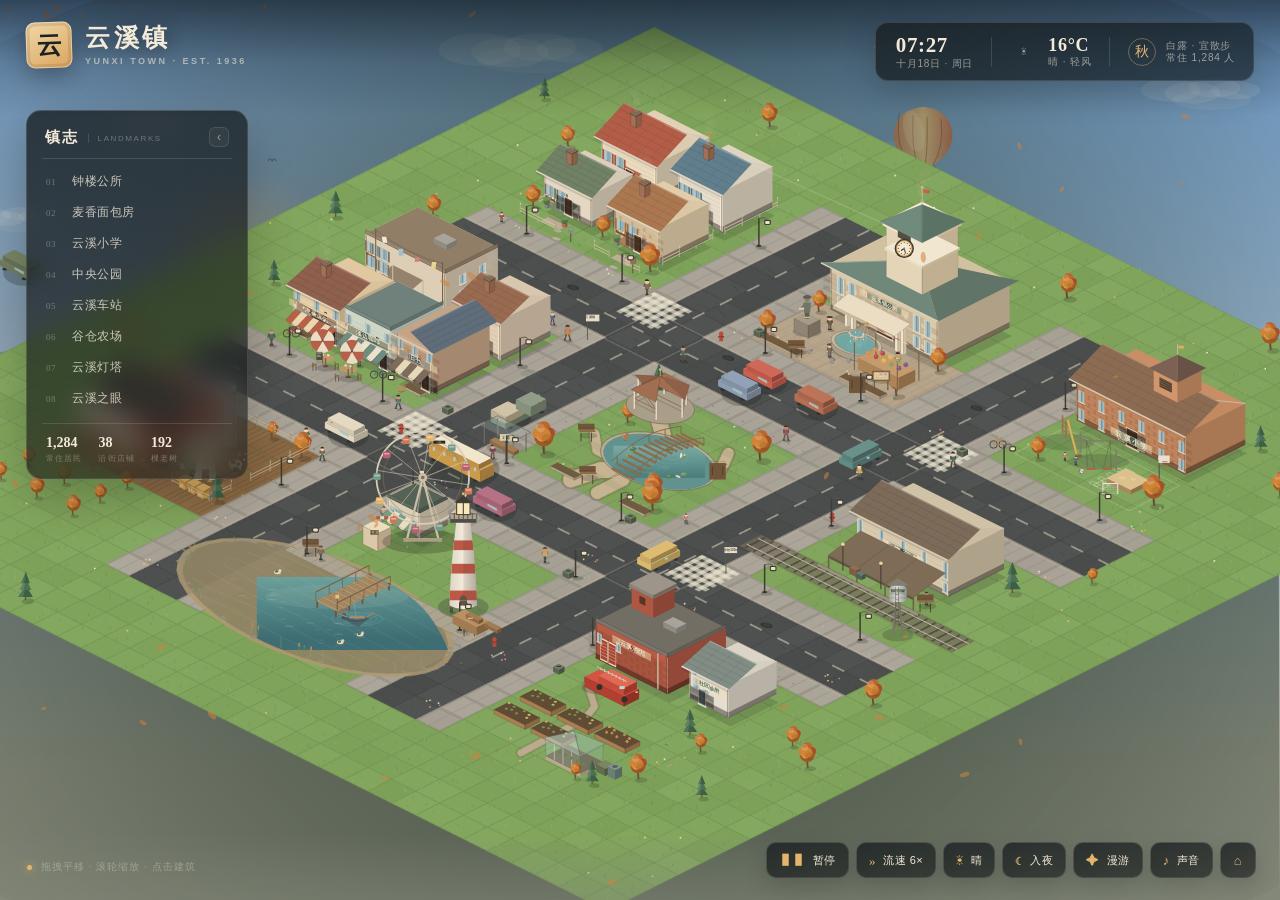
<file: yunxi-town/index.html>
<!DOCTYPE html>
<html lang="zh-CN">
<head>
<meta charset="UTF-8">
<meta name="viewport" content="width=device-width, initial-scale=1.0, viewport-fit=cover">
<meta name="theme-color" content="#0b1217">
<meta name="description" content="云溪镇：一座用代码画出来的等距小城镇。昼夜、四季、雨雪、居民、车辆与灯火。">
<link rel="icon" href="data:image/svg+xml,%3Csvg xmlns='http://www.w3.org/2000/svg' viewBox='0 0 64 64'%3E%3Crect width='64' height='64' rx='12' fill='%23d9a45e'/%3E%3Ctext x='32' y='46' font-size='40' text-anchor='middle' fill='%23231f1a'%3E%E4%BA%91%3C/text%3E%3C/svg%3E">
<title>云溪镇 · 一座有细节的小镇</title>
<style>
  :root{
    --ink:#f3ead9;
    --muted:rgba(243,234,217,.58);
    --faint:rgba(243,234,217,.34);
    --gold:#e4b46c;
    --terra:#cf7653;
    --line:rgba(243,234,217,.14);
    --glass:linear-gradient(155deg, rgba(24,29,31,.78), rgba(12,16,18,.56));
    --serif:"Iowan Old Style","Palatino Linotype","STZhongsong","Songti SC","SimSun",serif;
    --sans:"PingFang SC","Hiragino Sans GB","Microsoft YaHei","Segoe UI",sans-serif;
  }
  *{box-sizing:border-box}
  html,body{height:100%}
  body{
    margin:0;overflow:hidden;background:#0a1116;color:var(--ink);
    font-family:var(--sans);-webkit-font-smoothing:antialiased;
    user-select:none;
  }
  #app{position:fixed;inset:0;overflow:hidden}
  canvas#scene{position:absolute;inset:0;width:100%;height:100%;display:block;touch-action:none;cursor:grab}
  canvas#scene.dragging{cursor:grabbing}
  canvas#scene.pointing{cursor:pointer}

  /* ---------- atmospheric overlays ---------- */
}
  .vignette{
    position:absolute;inset:0;pointer-events:none;z-index:2;
    background:
      radial-gradient(120% 90% at 50% 42%, transparent 52%, rgba(4,8,11,.34) 100%),
      linear-gradient(to bottom, rgba(5,9,12,.42) 0%, transparent 17%, transparent 82%, rgba(4,8,10,.46) 100%);
  }

  /* ---------- top hud ---------- */
  .topbar{
    position:absolute;z-index:10;top:0;left:0;right:0;
    display:flex;align-items:flex-start;justify-content:space-between;
    padding:22px 26px 34px;gap:20px;pointer-events:none;
    background:linear-gradient(to bottom, rgba(6,11,14,.58), rgba(6,11,14,.16) 55%, transparent);
    animation:fadeDown 1s .15s both cubic-bezier(.2,.7,.2,1);
  }
  .brand{display:flex;align-items:center;gap:13px;pointer-events:auto}
  .seal{
    width:46px;height:46px;border-radius:9px;flex:0 0 auto;
    display:grid;place-items:center;
    font-family:var(--serif);font-size:25px;font-weight:700;color:#1d211f;
    background:linear-gradient(150deg,#f0d9a9,#d9a45e);
    box-shadow:0 8px 22px rgba(0,0,0,.28), inset 0 0 0 1px rgba(255,255,255,.45), inset 0 0 0 4px rgba(120,72,32,.16);
    transform:rotate(-2deg);
  }
  .brand h1{
    margin:0;font-family:var(--serif);font-size:25px;font-weight:700;letter-spacing:.14em;
    text-shadow:0 2px 18px rgba(0,0,0,.4);line-height:1.1;
  }
  .brand .sub{
    display:block;margin-top:4px;font-size:9px;letter-spacing:.28em;color:var(--muted);
    font-weight:600;white-space:nowrap;
  }
  .readout{
    display:flex;align-items:center;gap:18px;pointer-events:auto;
    padding:10px 18px 10px 20px;border-radius:13px;
    background:var(--glass);border:1px solid var(--line);
    backdrop-filter:blur(14px) saturate(1.15);-webkit-backdrop-filter:blur(14px) saturate(1.15);
    box-shadow:0 12px 34px rgba(0,0,0,.18);
  }
  .readout .cell{display:flex;align-items:center;gap:10px}
  .readout .cell .stack{display:flex;flex-direction:column;line-height:1.2}
  .readout b{font-size:15px;font-weight:600;letter-spacing:.04em}
  .readout span{font-size:10px;color:var(--muted);letter-spacing:.08em;white-space:nowrap}
  #clock{font-family:var(--serif);font-size:21px;font-variant-numeric:tabular-nums;letter-spacing:.03em;font-weight:600}
  .vline{width:1px;height:30px;background:var(--line)}
  .wicon{font-size:24px;line-height:1;filter:saturate(.8);width:28px;text-align:center}
  #temp{font-family:var(--serif);font-size:18px}
  .season-glyph{
    width:28px;height:28px;border-radius:50%;display:grid;place-items:center;
    border:1px solid rgba(228,180,108,.4);color:var(--gold);
    font-family:var(--serif);font-size:14px;
  }

  /* ---------- side panel ---------- */
  .side{
    position:absolute;z-index:9;top:110px;left:26px;width:222px;
    padding:15px 15px 13px;border-radius:15px;
    background:var(--glass);border:1px solid var(--line);
    backdrop-filter:blur(14px) saturate(1.1);-webkit-backdrop-filter:blur(14px) saturate(1.1);
    box-shadow:0 18px 45px rgba(0,0,0,.22);
    animation:fadeLeft 1s .35s both cubic-bezier(.2,.7,.2,1);
  }
  .side-head{
    display:flex;align-items:center;gap:9px;
    padding:1px 3px 11px;border-bottom:1px solid var(--line);margin-bottom:7px;
  }
  .side-head span{margin-right:auto}
  .side-head b{font-family:var(--serif);font-size:15px;letter-spacing:.12em;white-space:nowrap}
  .side-head span{font-size:8px;letter-spacing:.2em;color:var(--faint);transform:translateY(1px);border-left:1px solid var(--line);padding-left:9px}
  .side-fold{
    margin-left:auto;border:1px solid rgba(243,234,217,.12);background:rgba(243,234,217,.04);
    color:rgba(243,234,217,.55);width:20px;height:20px;border-radius:6px;cursor:pointer;
    line-height:1;display:grid;place-items:center;font-size:12px;transition:.2s;
  }
  .side-fold:hover{color:var(--gold);border-color:rgba(228,180,108,.35)}
  .side.folded{width:56px;padding:12px 8px;overflow:hidden}
  .side.folded .side-head{border:0;margin:0;padding:0;height:100%;flex-direction:column}
  .side.folded .side-head span{display:none}
  .side.folded .side-head b{writing-mode:vertical-rl;letter-spacing:.24em;font-size:14px;margin-top:8px}
  .side.folded .side-fold{transform:rotate(180deg);margin:0 auto}
  .side.folded .landmarks,.side.folded .side-foot{display:none}
  .landmarks{list-style:none;margin:0;padding:0}
  .landmarks li{
    display:flex;align-items:center;gap:10px;padding:7px 4px;border-radius:8px;
    cursor:pointer;transition:background .18s,color .18s;color:rgba(243,234,217,.8);
  }
  .landmarks li:hover,.landmarks li.active{background:rgba(243,234,217,.075);color:var(--ink)}
  .landmarks li .idx{
    font-family:var(--serif);font-size:9px;color:var(--faint);width:16px;letter-spacing:.05em;
    transition:color .18s;
  }
  .landmarks li:hover .idx,.landmarks li.active .idx{color:var(--gold)}
  .landmarks li .nm{font-size:12px;letter-spacing:.05em;flex:1}
  .landmarks li .ar{font-size:9px;opacity:0;transform:translateX(-3px);transition:.18s;color:var(--gold)}
  .landmarks li:hover .ar,.landmarks li.active .ar{opacity:1;transform:none}
  .side-foot{
    display:flex;gap:16px;margin-top:9px;padding:11px 4px 1px;border-top:1px solid var(--line);
  }
  .side-foot div{display:flex;flex-direction:column;gap:2px}
  .side-foot b{font-family:var(--serif);font-size:14px;font-weight:600}
  .side-foot span{font-size:8px;letter-spacing:.14em;color:var(--faint)}

  /* ---------- controls ---------- */
  .controls{
    position:absolute;z-index:11;right:24px;bottom:22px;
    display:flex;gap:7px;align-items:center;flex-wrap:wrap;justify-content:flex-end;
    animation:fadeUp 1s .5s both cubic-bezier(.2,.7,.2,1);
  }
  .ctl{
    appearance:none;border:1px solid var(--line);color:var(--ink);
    background:var(--glass);backdrop-filter:blur(12px) saturate(1.1);-webkit-backdrop-filter:blur(12px) saturate(1.1);
    border-radius:10px;height:36px;padding:0 12px;display:inline-flex;align-items:center;gap:7px;
    font-family:var(--sans);font-size:11px;letter-spacing:.05em;cursor:pointer;
    transition:transform .16s,background .16s,border-color .16s;white-space:nowrap;
    box-shadow:0 8px 22px rgba(0,0,0,.16);
  }
  .ctl .ico{font-size:13px;line-height:1;color:var(--gold);font-family:var(--serif)}
  .ctl:hover{background:rgba(48,54,55,.8);border-color:rgba(228,180,108,.35);transform:translateY(-1px)}
  .ctl:active{transform:translateY(0)}
  .ctl.on{border-color:rgba(228,180,108,.55);color:#ffe6bb}
  .ctl.icon-only{width:36px;padding:0;justify-content:center}
  .ctl:focus-visible{outline:2px solid var(--gold);outline-offset:2px}

  .hint{
    position:absolute;z-index:8;left:27px;bottom:26px;display:flex;align-items:center;gap:9px;
    font-size:10px;color:var(--faint);letter-spacing:.1em;pointer-events:none;
    animation:fadeUp 1s .8s both;
  }
  .hint .dot{width:5px;height:5px;border-radius:50%;background:var(--gold);box-shadow:0 0 9px var(--gold);animation:pulse 2.6s infinite}

  /* ---------- tooltip / card ---------- */
  #tooltip{
    position:absolute;z-index:20;pointer-events:none;opacity:0;transform:translateY(4px);
    transition:opacity .15s,transform .15s;
    background:rgba(12,17,19,.9);border:1px solid rgba(228,180,108,.28);
    border-radius:8px;padding:7px 10px;max-width:230px;
    box-shadow:0 12px 30px rgba(0,0,0,.35);backdrop-filter:blur(8px);
  }
  #tooltip.show{opacity:1;transform:none}
  #tooltip b{display:block;font-family:var(--serif);font-size:12px;letter-spacing:.08em;color:#ffedcd}
  #tooltip span{display:block;margin-top:3px;font-size:9px;color:var(--muted);letter-spacing:.05em;line-height:1.5}

  .card{
    position:absolute;z-index:15;left:50%;bottom:24px;width:min(430px,calc(100vw - 40px));
    transform:translate(-50%,14px);opacity:0;pointer-events:none;
    background:linear-gradient(155deg, rgba(27,32,33,.93), rgba(13,17,19,.88));
    border:1px solid rgba(228,180,108,.22);border-radius:14px;
    box-shadow:0 24px 60px rgba(0,0,0,.4);backdrop-filter:blur(16px);
    padding:16px 18px 14px;transition:opacity .24s,transform .24s cubic-bezier(.2,.7,.2,1);
  }
  .card.show{opacity:1;transform:translate(-50%,0);pointer-events:auto}
  .card .close{
    position:absolute;right:11px;top:10px;width:26px;height:26px;border:0;background:transparent;
    color:var(--faint);font-size:18px;cursor:pointer;border-radius:50%;line-height:1;
  }
  .card .close:hover{background:rgba(255,255,255,.07);color:var(--ink)}
  .card .kicker{font-size:8px;letter-spacing:.26em;color:var(--gold);margin-bottom:4px}
  .card h2{margin:0 0 7px;font-family:var(--serif);font-size:21px;font-weight:600;letter-spacing:.08em}
  .card p{margin:0;font-size:11px;line-height:1.85;color:rgba(243,234,217,.72);letter-spacing:.02em}
  .card .rows{display:flex;gap:18px;margin-top:12px;padding-top:11px;border-top:1px solid var(--line);flex-wrap:wrap}
  .card .rows div{display:flex;flex-direction:column;gap:2px}
  .card .rows span{font-size:8px;letter-spacing:.14em;color:var(--faint)}
  .card .rows b{font-size:11px;font-weight:500;color:rgba(243,234,217,.86)}
  .card .enter{
    display:flex;align-items:center;justify-content:space-between;width:100%;
    margin-top:13px;padding:10px 13px;border-radius:8px;cursor:pointer;
    border:1px solid rgba(228,180,108,.3);color:#f6e4c3;
    background:linear-gradient(120deg,rgba(154,104,55,.32),rgba(76,55,34,.22));
    font-family:var(--sans);font-size:11px;letter-spacing:.1em;transition:.18s;
  }
  .card .enter:hover{background:linear-gradient(120deg,rgba(184,128,70,.42),rgba(92,66,40,.3));border-color:rgba(228,180,108,.55)}
  .card .enter span{font-family:var(--serif);font-size:14px;color:var(--gold)}
  .card .live{position:absolute;right:46px;top:18px;font-size:8px;letter-spacing:.14em;color:rgba(243,234,217,.38);display:flex;align-items:center;gap:5px}
  .card .live i{width:4px;height:4px;border-radius:50%;background:#7fbf8a;box-shadow:0 0 7px #7fbf8a;animation:pulse 2.4s infinite}

  /* ---------- interior view ---------- */
  .interior{
    position:fixed;inset:0;z-index:40;display:grid;place-items:center;padding:20px;
    background:rgba(5,9,11,.66);backdrop-filter:blur(13px) saturate(.8);-webkit-backdrop-filter:blur(13px);
    opacity:0;visibility:hidden;transition:opacity .4s ease,visibility .4s;
  }
  .interior.show{opacity:1;visibility:visible}
  .interior-shell{
    width:min(1020px,calc((100vh - 205px) * 1.7778),calc(100vw - 36px));background:#14120e;
    border:1px solid rgba(228,180,108,.28);border-radius:17px;overflow:hidden;
    box-shadow:0 40px 100px rgba(0,0,0,.55),0 0 0 1px rgba(255,240,210,.04) inset;
    max-height:calc(100vh - 20px);display:flex;flex-direction:column;
    transform:translateY(18px) scale(.985);transition:transform .45s cubic-bezier(.2,.7,.2,1);
  }
  .interior.show .interior-shell{transform:none}
  .interior-head{
    display:flex;align-items:flex-start;justify-content:space-between;gap:16px;
    padding:16px 22px 13px;background:linear-gradient(to bottom,rgba(32,27,20,.95),rgba(20,18,14,.88));
    border-bottom:1px solid rgba(228,180,108,.14);
  }
  .interior-head .ih-kicker{display:block;font-size:8px;letter-spacing:.3em;color:var(--gold);margin-bottom:5px}
  .interior-head h2{margin:0;font-family:var(--serif);font-size:22px;font-weight:500;letter-spacing:.12em;color:#f6ead4}
  .interior-head p{margin:5px 0 0;font-size:10px;line-height:1.6;color:rgba(243,234,217,.56);letter-spacing:.05em}
  .interior-close{
    appearance:none;border:1px solid rgba(243,234,217,.14);border-radius:8px;
    background:rgba(243,234,217,.04);color:rgba(243,234,217,.8);
    height:32px;padding:0 12px;font-family:var(--sans);font-size:10px;letter-spacing:.08em;
    cursor:pointer;white-space:nowrap;transition:.18s;
  }
  .interior-close:hover{border-color:rgba(228,180,108,.5);color:#ffe4b5;background:rgba(228,180,108,.08)}
  .interior-stage{position:relative;background:#0d0b08;flex:1;min-height:0;display:flex;align-items:center;justify-content:center}
  #interiorCanvas{display:block;width:100%;height:auto;max-height:calc(100vh - 205px);aspect-ratio:16/9;object-fit:contain;background:#17130e}
  .interior-stage:after{
    content:'';position:absolute;inset:0;pointer-events:none;
    box-shadow:inset 0 0 90px 18px rgba(5,5,4,.42);
  }
  .interior-foot{
    display:flex;justify-content:space-between;gap:16px;align-items:center;
    padding:10px 22px 11px;background:#14120e;border-top:1px solid rgba(228,180,108,.12);
    font-size:9px;letter-spacing:.08em;color:rgba(243,234,217,.42);
  }
  .interior-foot .ih-hint{color:rgba(243,234,217,.24);white-space:nowrap}
  @media (max-width:680px){
    .interior{padding:8px}
    .interior-shell{width:100%}
    .interior-head{padding:11px 13px 10px}
    .interior-head h2{font-size:17px}
    .interior-head p{display:none}
    .interior-foot{padding:8px 13px;font-size:8px}
    .interior-foot .ih-hint{display:none}
  }

  .tourcap{
    position:absolute;z-index:9;left:50%;bottom:150px;transform:translateX(-50%) translateY(8px);
    text-align:center;opacity:0;transition:opacity .5s,transform .5s;pointer-events:none;
    text-shadow:0 2px 24px rgba(0,0,0,.6);
  }
  .tourcap.show{opacity:1;transform:translateX(-50%)}
  .tourcap .no{font-size:9px;letter-spacing:.3em;color:var(--gold)}
  .tourcap h3{margin:6px 0 5px;font-family:var(--serif);font-size:26px;font-weight:500;letter-spacing:.18em}
  .tourcap p{margin:0;font-size:10px;letter-spacing:.14em;color:var(--muted)}

  /* ---------- loading ---------- */
  #loader{
    position:absolute;inset:0;z-index:60;background:#0b1217;display:grid;place-items:center;
    transition:opacity 1s ease,visibility 1s;
  }
  #loader.hide{opacity:0;visibility:hidden}
  .load-inner{text-align:center;transform:translateY(-6px)}
  .load-seal{
    width:60px;height:60px;margin:0 auto 20px;border-radius:12px;display:grid;place-items:center;
    border:1px solid rgba(228,180,108,.45);color:#e9c98d;font-family:var(--serif);font-size:30px;
    box-shadow:0 0 50px rgba(228,180,108,.12), inset 0 0 22px rgba(228,180,108,.06);
  }
  .load-inner h1{font-family:var(--serif);font-weight:500;font-size:22px;letter-spacing:.4em;margin:0 0 9px;text-indent:.4em}
  .load-inner p{margin:0;font-size:9px;letter-spacing:.3em;color:var(--faint)}
  .load-line{width:150px;height:1px;background:rgba(243,234,217,.12);margin:26px auto 0;overflow:hidden}
  .load-line i{display:block;height:100%;width:40%;background:linear-gradient(90deg,transparent,var(--gold),transparent);animation:load 1.2s infinite}

  @keyframes load{from{transform:translateX(-150%)}to{transform:translateX(380%)}}
  @keyframes fadeDown{from{opacity:0;transform:translateY(-12px)}to{opacity:1;transform:none}}
  @keyframes fadeUp{from{opacity:0;transform:translateY(12px)}to{opacity:1;transform:none}}
  @keyframes fadeLeft{from{opacity:0;transform:translateX(-12px)}to{opacity:1;transform:none}}
  @keyframes pulse{0%,100%{opacity:1}50%{opacity:.35}}

  @media (max-width:1060px){
    .side{display:none}
  }
  @media (max-width:760px){
    .topbar{gap:10px;flex-wrap:wrap}
    .readout{max-width:calc(100vw - 28px)}
    .topbar{padding:14px 14px 24px}
    .brand h1{font-size:19px}
    .brand .sub{font-size:7px}
    .seal{width:38px;height:38px;font-size:20px}
    .readout{gap:10px;padding:8px 11px}
    #clock{font-size:17px}
    .readout .cell.optional{display:none}
    .vline{display:none}
    .hint{display:none}
    .controls{right:12px;bottom:12px;gap:5px;max-width:calc(100vw - 24px)}
    .ctl{height:32px;padding:0 9px;font-size:10px}
    .ctl .lbl{display:none}
    .ctl.icon-only{width:32px}
    .card{bottom:60px}
    .tourcap{bottom:100px}
    .wicon{font-size:19px;width:22px}
  }
</style>
</head>
<body>
<div id="app">
  <canvas id="scene" aria-label="云溪镇手绘等距场景"></canvas>
  <div class="vignette"></div>

  <header class="topbar">
    <div class="brand">
      <div class="seal">云</div>
      <div>
        <h1>云溪镇</h1>
        <span class="sub">YUNXI TOWN · EST. 1936</span>
      </div>
    </div>
    <div class="readout">
      <div class="cell">
        <div class="stack">
          <b id="clock">07:20</b>
          <span id="dateline">十月十八 · 周日</span>
        </div>
      </div>
      <div class="vline"></div>
      <div class="cell">
        <span class="wicon" id="wicon">☀</span>
        <div class="stack">
          <b id="temp">18°C</b>
          <span id="wtext">晴 · 微风</span>
        </div>
      </div>
      <div class="vline optional"></div>
      <div class="cell optional">
        <div class="season-glyph" id="seasonGlyph">秋</div>
        <div class="stack">
          <span id="seasonLine">白露 · 宜散步</span>
          <span id="popLine">常住 1,284 人</span>
        </div>
      </div>
    </div>
  </header>

  <aside class="side" id="side">
    <div class="side-head"><b>镇志</b><span>LANDMARKS</span><button class="side-fold" id="sideFold" title="收起 / 展开镇志" aria-label="收起或展开镇志">‹</button></div>
    <ul class="landmarks" id="landmarkList"></ul>
    <div class="side-foot">
      <div><b>1,284</b><span>常住居民</span></div>
      <div><b>38</b><span>沿街店铺</span></div>
      <div><b>192</b><span>棵老树</span></div>
    </div>
  </aside>

  <div class="hint"><span class="dot"></span>拖拽平移 · 滚轮缩放 · 点击建筑</div>

  <div class="tourcap" id="tourcap">
    <div class="no" id="tourNo">01 / 08</div>
    <h3 id="tourName">钟楼公所</h3>
    <p id="tourSub">全镇的时间从这里出发</p>
  </div>

  <div id="tooltip"><b></b><span></span></div>

  <div class="card" id="card">
    <button class="close" id="cardClose" aria-label="关闭">×</button>
    <div class="live"><i></i>LIVE</div>
    <div class="kicker" id="cardKicker">TOWN HALL · 1928</div>
    <h2 id="cardTitle">钟楼公所</h2>
    <p id="cardDesc"></p>
    <div class="rows" id="cardRows"></div>
    <button class="enter" id="cardEnter" style="display:none">推门进入 · 看看里面 <span>→</span></button>
  </div>

  <div class="interior" id="interior" role="dialog" aria-modal="true" aria-labelledby="interiorName" aria-hidden="true">
    <div class="interior-shell">
      <div class="interior-head">
        <div>
          <span class="ih-kicker">室内 · INTERIOR</span>
          <h2 id="interiorName">麦香面包房</h2>
          <p id="interiorSub">凌晨四点亮灯，六点半第一炉出炉。</p>
        </div>
        <button class="interior-close" id="interiorClose">← 返回街道</button>
      </div>
      <div class="interior-stage">
        <canvas id="interiorCanvas" width="1280" height="720"></canvas>
      </div>
      <div class="interior-foot">
        <span id="interiorNote">炉温 220°C · 今日已售 126 个</span>
        <span class="ih-hint">窗外的天色和天气会跟着镇子一起变</span>
      </div>
    </div>
  </div>

  <div class="controls">
    <button class="ctl" id="btnPause" title="暂停 / 继续（空格）"><span class="ico">❚❚</span><span class="lbl">暂停</span></button>
    <button class="ctl" id="btnSpeed" title="调整时间流速（N）"><span class="ico">»</span><span class="lbl">流速 6×</span></button>
    <button class="ctl" id="btnWeather" title="切换天气（W）"><span class="ico">☀</span><span class="lbl">晴</span></button>
    <button class="ctl" id="btnNight" title="切换白天 / 夜晚"><span class="ico">☾</span><span class="lbl">入夜</span></button>
    <button class="ctl" id="btnTour" title="镜头漫游（T）"><span class="ico">✦</span><span class="lbl">漫游</span></button>
    <button class="ctl" id="btnSound" title="环境声音"><span class="ico">♪</span><span class="lbl">声音</span></button>
    <button class="ctl icon-only" id="btnReset" title="复位视角（R）"><span class="ico">⌂</span></button>
  </div>

  <div id="loader">
    <div class="load-inner">
      <div class="load-seal">云</div>
      <h1>云溪镇</h1>
      <p>正在铺好石板路…</p>
      <div class="load-line"><i></i></div>
    </div>
  </div>
</div>

<script>
/* =====================================================================
   云溪镇 · a hand-drawn isometric town
   Everything below is procedural. No images, no dependencies.
   ===================================================================== */
(function(){
'use strict';

/* ---------------------------------------------------------------------
   0. tiny helpers
--------------------------------------------------------------------- */
const TAU = Math.PI * 2;
const clamp = (v,a,b)=> v<a?a:(v>b?b:v);
const lerp = (a,b,t)=> a+(b-a)*t;
const smooth = t => t*t*(3-2*t);
const easeOut = t => 1-Math.pow(1-t,3);
const mod = (n,m)=> ((n%m)+m)%m;
const rnd = (a,b)=> a + Math.random()*(b-a);
const pick = arr => arr[(Math.random()*arr.length)|0];

function hash(x,y,s=0){
  let h = x*374761393 + y*668265263 + s*1442695041;
  h = (h ^ (h>>13)) * 1274126177;
  return ((h ^ (h>>16)) >>> 0) / 4294967295;
}
function mulberry32(a){
  return function(){
    a |= 0; a = a + 0x6D2B79F5 | 0;
    let t = Math.imul(a ^ a>>>15, 1 | a);
    t = t + Math.imul(t ^ t>>>7, 61 | t) ^ t;
    return ((t ^ t>>>14) >>> 0) / 4294967296;
  };
}

const _rgbCache = new Map();
function toRGB(hex){
  let v = _rgbCache.get(hex);
  if(v) return v;
  if(hex.startsWith('rgb')){
    const m = hex.match(/[\d.]+/g).map(Number);
    v=[m[0]|0,m[1]|0,m[2]|0];
    _rgbCache.set(hex,v);
    return v;
  }
  let h = hex.replace('#','');
  if(h.length===3) h = h.split('').map(c=>c+c).join('');
  const n = parseInt(h,16);
  v = [n>>16&255, n>>8&255, n&255];
  _rgbCache.set(hex,v);
  return v;
}
function rgba(hex,a){
  const [r,g,b] = toRGB(hex);
  return `rgba(${r},${g},${b},${a})`;
}
const _shadeCache = new Map();
function shade(hex, f){
  const key = hex+'|'+f;
  let v = _shadeCache.get(key);
  if(v) return v;
  const [r,g,b] = toRGB(hex);
  const t = f>1 ? 255 : 0;
  const p = Math.abs(f-1);
  const rr = Math.round(r+(t-r)*p), gg = Math.round(g+(t-g)*p), bb = Math.round(b+(t-b)*p);
  v = `rgb(${rr},${gg},${bb})`;
  _shadeCache.set(key,v);
  return v;
}
function mix(hexA, hexB, t){
  const A=toRGB(hexA), B=toRGB(hexB);
  return `rgb(${Math.round(lerp(A[0],B[0],t))},${Math.round(lerp(A[1],B[1],t))},${Math.round(lerp(A[2],B[2],t))})`;
}
function mixArr(a,b,t){ return [lerp(a[0],b[0],t),lerp(a[1],b[1],t),lerp(a[2],b[2],t)]; }
function rgbStr(c,a){ return a==null?`rgb(${c[0]|0},${c[1]|0},${c[2]|0})`:`rgba(${c[0]|0},${c[1]|0},${c[2]|0},${a})`; }

/* ---------------------------------------------------------------------
   1. world constants & camera
--------------------------------------------------------------------- */
const TW = 64, TH = 32;          // isometric tile w/h
const HALF_W = TW/2, HALF_H = TH/2;
const MAPW = 28, MAPD = 30;

const ix = (x,y)=> (x-y)*HALF_W;
const iy = (x,y,z=0)=> (x+y)*HALF_H - z;
const ip = (x,y,z=0)=> [ix(x,y), iy(x,y,z)];

const canvas = document.getElementById('scene');
const ctx = canvas.getContext('2d', {alpha:false});

const view = {
  w: innerWidth, h: innerHeight, dpr: 1,
  zoom: .82,
  camX: 0, camY: 0,
  tzoom: .82, tcamX: 0, tcamY: 0,
  intro: 1
};

const state = {
  minutes: 7*60 + 20,
  date: new Date(2026, 9, 18),
  weekday: 0,
  speed: 6,             // game minutes per real second
  paused: false,
  weather: 'clear',     // clear | cloudy | rain | storm | snow
  wet: 0, cloud: 0, snowAmt: 0, lightningT: 8,
  selected: null,
  interior: null,
  cardId: null,
  hover: null,
  tour: false,
  tourIdx: 0,
  tourClock: 0,
  flash: 0,
  sound: false,
  time: 0
};

/* place the camera so the town fills the screen nicely */
function resetCamera(instant){
  const z = clamp(Math.min(view.w/1750, view.h/1000)*1.02, .66, 1.0);
  view.tzoom = z;
  const cx = ix(13.6,14.2), cy = iy(13.6,14.2);
  view.tcamX = view.w/2 - cx*z;
  view.tcamY = view.h*0.505 - cy*z;
  if(instant){ view.zoom=view.tzoom; view.camX=view.tcamX; view.camY=view.tcamY; }
}
function focusWorld(x,y,zoom,instant){
  const z = zoom || view.zoom;
  view.tzoom = z;
  view.tcamX = view.w/2 - ix(x,y)*z;
  view.tcamY = view.h*0.46 - iy(x,y)*z;
  if(instant){ view.zoom=z; view.camX=view.tcamX; view.camY=view.tcamY; }
}
function worldToScreen(wx,wy){
  return [view.camX + wx*view.zoom, view.camY + wy*view.zoom];
}

/* ---------------------------------------------------------------------
   2. time, seasons, sky palette
--------------------------------------------------------------------- */
const MONTH_CN = ['一','二','三','四','五','六','七','八','九','十','十一','十二'];
const WEEK_CN = ['周日','周一','周二','周三','周四','周五','周六'];

function hour(){ return state.minutes/60; }
function dayFraction(){ return state.minutes/1440; }

function seasonKey(){
  const m = state.date.getMonth()+1;
  if(m>=3 && m<=5) return 'spring';
  if(m>=6 && m<=8) return 'summer';
  if(m>=9 && m<=11) return 'autumn';
  return 'winter';
}
function seasonName(){
  const k = seasonKey();
  return {spring:'春',summer:'夏',autumn:'秋',winter:'冬'}[k];
}
function seasonTheme(){
  const k = seasonKey();
  if(k==='spring') return {name:'春', tint:'#7fb36b', leaf:['#8fbf6f','#a7cf7f','#c3dd93'], blossom:true};
  if(k==='summer') return {name:'夏', tint:'#4e8a4c', leaf:['#4f8a4c','#6aa45b','#87b96b'], blossom:false};
  if(k==='autumn') return {name:'秋', tint:'#b97434', leaf:['#b9652c','#cd8235','#a34f25','#d79a45'], blossom:false};
  return {name:'冬', tint:'#8fa1a8', leaf:['#8d9c92','#a3ada2','#7f8f88'], blossom:false};
}
function solarElevation(h){
  return Math.sin((h-6)/12*Math.PI);
}
function daylight(h){
  // 0 at night, 1 full day
  if(h < 4.6 || h > 20.6) return 0;
  if(h < 7.2) return smooth(clamp((h-4.6)/2.6,0,1));
  if(h > 17.6) return smooth(clamp((20.6-h)/3.0,0,1));
  return 1;
}

function skyColors(h){
  const K = [
    [0,   '#070d18','#0c1424','#141d2e'],
    [4.4, '#0b1424','#172139','#2a2c42'],
    [5.6, '#25344f','#5c4b63','#b87a63'],
    [6.4, '#4c6d97','#9a9fae','#f0bf92'],
    [7.6, '#6c9ccb','#a6c4dc','#eadfc9'],
    [11,  '#5e9ed8','#9ec6e6','#e9e2ce'],
    [15,  '#6a9dcb','#b0c5d6','#f0ddbf'],
    [17.2,'#52749f','#b08a7c','#f0b57e'],
    [18.3,'#2f3f5f','#76586c','#d48463'],
    [19.4,'#141f36','#242f4a','#494058'],
    [21.5,'#080e1a','#0d1626','#151d2f'],
    [24,  '#070d18','#0c1424','#141d2e']
  ];
  let i=0;
  while(i<K.length-1 && h>K[i+1][0]) i++;
  const a=K[i], b=K[Math.min(i+1,K.length-1)];
  const t = clamp((h-a[0])/(b[0]-a[0]||1),0,1);
  return {
    top: mix(a[1],b[1],t),
    mid: mix(a[2],b[2],t),
    low: mix(a[3],b[3],t)
  };
}

/* ---------------------------------------------------------------------
   3. canvas sizing
--------------------------------------------------------------------- */
let dpr = 1;
function resize(){
  dpr = Math.min(window.devicePixelRatio||1, 1.5);
  view.w = window.innerWidth;
  view.h = window.innerHeight;
  view.dpr = dpr;
  canvas.width = Math.floor(view.w*dpr);
  canvas.height = Math.floor(view.h*dpr);
  canvas.style.width = view.w+'px';
  canvas.style.height = view.h+'px';
  buildWeatherParticles();
}
window.addEventListener('resize', ()=>{
  const oldW=view.w, oldH=view.h;
  resize();
  // keep the same world point at screen centre
  const wx = (oldW/2 - view.camX)/view.zoom;
  const wy = (oldH/2 - view.camY)/view.zoom;
  view.camX = view.w/2 - wx*view.zoom;
  view.camY = view.h/2 - wy*view.zoom;
  view.tcamX = view.camX; view.tcamY = view.camY;
  if(state.tour) showTourStop(Math.min(state.tourIdx,LANDMARKS.length-1));
});

/* ---------------------------------------------------------------------
   4. ground render (static, pre-rendered)
--------------------------------------------------------------------- */
const G = {
  ox: 1240, oy: 460,       // offset of iso origin inside ground canvas
  w: 2480, h: 1604,
  canvas: null
};
function gx(x,y){ return ix(x,y)+G.ox; }
function gy(x,y,z=0){ return iy(x,y,z)+G.oy; }

function tileType(x,y){
  const inRoadH = (y===8||y===9||y===18||y===19);
  const inRoadV = (x===8||x===9||x===18||x===19);
  if(inRoadH || inRoadV) return 'road';
  if(x===7||x===10||x===17||x===20||y===7||y===10||y===17||y===20) return 'walk';
  if(x>=11 && x<=16 && y>=4 && y<=6) return 'plaza';
  if(x>=1 && x<=6 && y>=21 && y<=25) return 'farm';
  return 'grass';
}

function toPoly(g, pts, fill, stroke, lw){
  g.beginPath();
  for(let i=0;i<pts.length;i++){
    const p = pts[i];
    if(i===0) g.moveTo(p[0],p[1]); else g.lineTo(p[0],p[1]);
  }
  g.closePath();
  if(fill){ g.fillStyle=fill; g.fill(); }
  if(stroke){ g.strokeStyle=stroke; g.lineWidth=lw||1; g.stroke(); }
}
function tilePoly(x,y,inset=0){
  const s=inset;
  return [
    [gx(x+s,y+s),gy(x+s,y+s)],
    [gx(x+1-s,y+s),gy(x+1-s,y+s)],
    [gx(x+1-s,y+1-s),gy(x+1-s,y+1-s)],
    [gx(x+s,y+1-s),gy(x+s,y+1-s)]
  ];
}

function drawGroundTile(g,x,y,type,rand){
  const base = tilePoly(x,y);
  let fill = '#7fa45b';
  if(type==='road') fill='#4a4d4c';
  else if(type==='walk') fill='#a8a296';
  else if(type==='plaza') fill='#b3a28a';
  else if(type==='farm') fill='#8b6a44';
  const v = (rand()-.5)*.06;
  toPoly(g, base, shade(fill, 1+v), shade(fill, .9), 1);

  if(type==='grass'){
    // tufts
    const n = 2+((rand()*3)|0);
    for(let i=0;i<n;i++){
      const u=rand(), vv=rand();
      const px=gx(x+u,y+vv), py=gy(x+u,y+vv);
      g.strokeStyle = rgba(rand()>.5?'#5c7f3f':'#a3bd75', .45);
      g.lineWidth=1;
      g.beginPath();
      g.moveTo(px,py);
      g.lineTo(px+(rand()-.5)*4, py-2-rand()*3);
      g.stroke();
    }
    if(rand()>.93){
      const u=rand(),vv=rand();
      const px=gx(x+u,y+vv),py=gy(x+u,y+vv);
      g.fillStyle = rand()>.5?'#f1e7c9':'#e7c46f';
      g.beginPath(); g.arc(px,py,1.2,0,TAU); g.fill();
    }
  } else if(type==='road'){
    // asphalt speckle + patch seams
    for(let i=0;i<5;i++){
      const u=rand(),vv=rand();
      g.fillStyle = rgba(rand()>.5?'#3c3f3e':'#5b5e5c', .5);
      g.fillRect(gx(x+u,y+vv)-1, gy(x+u,y+vv)-1, 2,1);
    }
    if(rand()>.75){
      const u=rand(),vv=rand();
      g.strokeStyle=rgba('#333635',.5); g.lineWidth=1;
      g.beginPath();
      g.moveTo(gx(x+u,y+vv),gy(x+u,y+vv));
      g.lineTo(gx(x+u+.3,y+vv+.1),gy(x+u+.3,y+vv+.1));
      g.stroke();
    }
  } else if(type==='walk'){
    // paving joints
    g.strokeStyle=rgba('#777268',.45); g.lineWidth=1;
    const inset = tilePoly(x,y,.04);
    toPoly(g, inset, null, rgba('#8a857a',.7), 1);
    g.beginPath();
    g.moveTo(gx(x+.5,y+.04),gy(x+.5,y+.04));
    g.lineTo(gx(x+.5,y+.96),gy(x+.5,y+.96));
    g.strokeStyle=rgba('#8c877b',.55);
    g.stroke();
    if(rand()>.82){
      g.fillStyle=rgba('#c9c1b1',.45);
      g.beginPath(); g.arc(gx(x+rand(),y+rand()),gy(x+rand(),y+rand()),1.3,0,TAU); g.fill();
    }
  } else if(type==='plaza'){
    // cobbles
    g.strokeStyle=rgba('#8b7b67',.5); g.lineWidth=1;
    for(let i=1;i<3;i++){
      g.beginPath();
      g.moveTo(gx(x+i/3,y+.04),gy(x+i/3,y+.04));
      g.lineTo(gx(x+i/3,y+.96),gy(x+i/3,y+.96));
      g.stroke();
    }
    g.strokeStyle=rgba('#8b7b67',.35);
    g.beginPath();
    g.moveTo(gx(x+.04,y+.5),gy(x+.04,y+.5));
    g.lineTo(gx(x+.96,y+.5),gy(x+.96,y+.5));
    g.stroke();
  } else if(type==='farm'){
    // furrows
    g.strokeStyle=rgba('#6b4f31',.6); g.lineWidth=1;
    for(let i=1;i<4;i++){
      const xx = x+.2+i*.2;
      g.beginPath();
      g.moveTo(gx(xx,y+.06),gy(xx,y+.06));
      g.lineTo(gx(xx,y+.94),gy(xx,y+.94));
      g.stroke();
    }
  }
}

/* small flat polygon helpers for ground decoration */
function flatRect(g,x,y,w,d,fill,stroke){
  toPoly(g,[
    [gx(x,y),gy(x,y)],[gx(x+w,y),gy(x+w,y)],
    [gx(x+w,y+d),gy(x+w,y+d)],[gx(x,y+d),gy(x,y+d)]
  ],fill,stroke,1);
}
function flatEllipse(g,cx,cy,rx,ry,fill,stroke,lw){
  g.beginPath();
  const n=36;
  for(let i=0;i<=n;i++){
    const a=i/n*TAU;
    const wx=cx+Math.cos(a)*rx, wy=cy+Math.sin(a)*ry;
    const px=gx(wx,wy), py=gy(wx,wy);
    if(i===0) g.moveTo(px,py); else g.lineTo(px,py);
  }
  g.closePath();
  if(fill){g.fillStyle=fill;g.fill();}
  if(stroke){g.strokeStyle=stroke;g.lineWidth=lw||1;g.stroke();}
}
function pathLine(g,pts,width,color,edge){
  g.beginPath();
  pts.forEach((p,i)=>{
    const px=gx(p[0],p[1]), py=gy(p[0],p[1]);
    if(i===0)g.moveTo(px,py); else g.lineTo(px,py);
  });
  g.lineCap='round'; g.lineJoin='round';
  g.strokeStyle=edge; g.lineWidth=width+5; g.stroke();
  g.strokeStyle=color; g.lineWidth=width; g.stroke();
}

function buildGround(){
  const c = document.createElement('canvas');
  c.width=G.w; c.height=G.h;
  const g = c.getContext('2d');
  const rand = mulberry32(20261018);

  // a soft earthy halo under the whole map
  g.save();
  const halo = g.createRadialGradient(gx(14,15),gy(14,15),100,gx(14,15),gy(14,15),1100);
  halo.addColorStop(0,'rgba(40,58,42,.75)');
  halo.addColorStop(1,'rgba(30,45,36,0)');
  g.fillStyle=halo;
  g.beginPath();
  g.ellipse(gx(14,15),gy(14,15),1280,760,0,0,TAU);
  g.fill();
  g.restore();

  // grid
  for(let y=-4;y<MAPD+4;y++){
    for(let x=-4;x<MAPW+4;x++){
      let type='grass';
      if(x>=0&&x<MAPW&&y>=0&&y<MAPD) type=tileType(x,y);
      drawGroundTile(g,x,y,type,rand);
    }
  }

  // ---------- road markings ----------
  g.save();
  // dashed centre lines
  function dashLine(x1,y1,x2,y2,skipRanges){
    const len=Math.hypot(x2-x1,y2-y1);
    const step=1.15;
    for(let d=0;d<len;d+=step){
      const t1=d/len, t2=Math.min((d+.5)/len,1);
      const mx=(x1+x2)/2, my=(y1+y2)/2;
      let skip=false;
      for(const r of skipRanges){
        if(x1===x2){ if(my>r[0]&&my<r[1]) skip=true; }
        else { if(mx>r[0]&&mx<r[1]) skip=true; }
      }
      if(skip) continue;
      const ax=lerp(x1,x2,t1), ay=lerp(y1,y2,t1);
      const bx=lerp(x1,x2,t2), by=lerp(y1,y2,t2);
      g.strokeStyle='rgba(232,224,198,.55)'; g.lineWidth=2.2;
      g.beginPath(); g.moveTo(gx(ax,ay),gy(ax,ay)); g.lineTo(gx(bx,by),gy(bx,by)); g.stroke();
    }
  }
  dashLine(0,9,28,9,[[7.6,10.4],[17.6,20.4]]);
  dashLine(0,19,28,19,[[7.6,10.4],[17.6,20.4]]);
  dashLine(9,0,9,26,[[7.6,10.4],[17.6,20.4]]);
  dashLine(19,0,19,26,[[7.6,10.4],[17.6,20.4]]);
  // double amber at centre? subtle edge lines
  g.strokeStyle='rgba(230,214,182,.22)'; g.lineWidth=1.5;
  [[0,7.92,28,7.92],[0,10.08,28,10.08],[7.92,0,7.92,26],[10.08,0,10.08,26],
   [0,17.92,28,17.92],[0,20.08,28,20.08],[17.92,0,17.92,26],[20.08,0,20.08,26]
  ].forEach(l=>{
    g.beginPath(); g.moveTo(gx(l[0],l[1]),gy(l[0],l[1])); g.lineTo(gx(l[2],l[3]),gy(l[2],l[3])); g.stroke();
  });
  g.restore();

  // crosswalks at four junctions
  function crosswalk(cx,cy,horizontal){
    g.save();
    for(let i=0;i<5;i++){
      if(horizontal){
        flatRect(g, cx-.8, cy-.8+i*.32, 1.6, .18, 'rgba(232,226,205,.66)');
      }else{
        flatRect(g, cx-.8+i*.32, cy-.8, .18, 1.6, 'rgba(232,226,205,.66)');
      }
    }
    g.restore();
  }
  [ [7.9,7.9],[7.9,17.9],[19.9,7.9],[19.9,17.9] ].forEach(p=>{
    crosswalk(p[0],p[1],false);
    crosswalk(p[0],p[1],true);
  });

  // manhole covers & patches
  const holes=[[5.2,8.6],[13.1,19.4],[18.7,5.2],[9.5,14.4],[23.4,18.7],[11.4,8.3]];
  holes.forEach(([x,y])=>{
    flatEllipse(g,x,y,.22,.15,'rgba(39,42,41,.75)','rgba(90,94,90,.6)',1);
    flatEllipse(g,x,y,.15,.1,'rgba(61,65,63,.7)',null,0);
  });

  // ---------- town hall plaza ----------
  flatRect(g,11,4.02,5.9,2.9,'rgba(183,166,139,.55)','rgba(140,122,98,.3)');
  g.save(); g.strokeStyle='rgba(130,112,88,.24)'; g.lineWidth=1;
  for(let i=0;i<7;i++){
    g.beginPath();
    g.moveTo(gx(11+i*.9,4.02),gy(11+i*.9,4.02));
    g.lineTo(gx(11+i*.9,6.92),gy(11+i*.9,6.92));
    g.stroke();
  }
  g.restore();

  // ---------- paths in park ----------
  pathLine(g,[[13.2,16.7],[13.4,15.7],[14.1,15.0],[14.3,14.4],[14.2,13.6],[13.4,13.0],[12.6,12.4]],21,'#c4b291','rgba(122,104,78,.45)');
  pathLine(g,[[14.3,14.4],[15.3,14.6],[15.9,14.0],[15.9,13.1],[15.4,12.3]],15,'#c4b291','rgba(122,104,78,.4)');
  pathLine(g,[[14.3,14.4],[13.5,14.9],[12.5,14.9],[11.8,14.3]],13,'#c4b291','rgba(122,104,78,.35)');
  pathLine(g,[[14.3,15.6],[14.3,16.7]],17,'#c4b291','rgba(122,104,78,.4)');

  // little stepping stones near residential
  const steps=[[2.2,6.2],[2.5,6.55],[2.8,6.9],[5.2,6.1],[5.2,6.5],[5.2,6.9]];
  steps.forEach(([x,y])=>flatEllipse(g,x,y,.16,.1,'rgba(190,180,158,.8)','rgba(120,110,90,.4)',1));

  // ---------- farm fields ----------
  g.save();
  for(let ry=0;ry<4;ry++){
    for(let rx=0;rx<5;rx++){
      const x=1.2+rx*.95, y=23.8+ry*.26;
      g.strokeStyle=rgba(ry%2?'#d8b15e':'#b98d45',.55);
      g.lineWidth=2;
      g.beginPath(); g.moveTo(gx(x,y),gy(x,y)); g.lineTo(gx(x+.62,y+.05),gy(x+.62,y+.05)); g.stroke();
    }
  }
  g.restore();

  // ---------- mown stripes ----------
  g.save();
  function stripes(x,y,w,d,step){
    for(let yy=y, i=0; yy<y+d; yy+=step,i++){
      if(i%2) continue;
      flatRect(g,x,yy,w,step*.52,'rgba(76,108,60,.075)');
    }
  }
  stripes(11.05,10.9,5.9,5.5,.62);
  stripes(1.05,1.05,5.2,5.5,.55);
  stripes(21.05,4.05,5.2,2.4,.5);
  stripes(21.0,20.9,5.4,4.3,.6);
  stripes(1.0,20.9,5.4,4.4,.55);
  g.restore();

  // wildflower clusters on the verges
  const flowerClusters=[[1.5,7.05],[5.4,7.1],[10.7,7.05],[18.9,7.05],[27.1,6.8],
    [1.0,10.8],[6.5,10.8],[20.9,10.85],[27.1,10.7],
    [10.7,19.6],[16.9,19.6],[21.0,19.6],[27.0,19.55],
    [7.6,25.7],[19.1,25.6],[27.0,26.6],[7.9,29.0],[19.7,29.0]];
  const petalCols=['#f2d37c','#e8ece0','#d98fa2','#e8a45e'];
  flowerClusters.forEach(([fx,fy],ci)=>{
    for(let k=0;k<5;k++){
      const ang=ci*1.7+k*1.9;
      const px=fx+Math.cos(ang)*.25, py=fy+Math.sin(ang)*.18;
      g.fillStyle=petalCols[(ci+k)%petalCols.length];
      g.beginPath(); g.arc(gx(px,py),gy(px,py),1.1,0,TAU); g.fill();
    }
  });

  // path from the lane to the community garden
  pathLine(g,[[22.1,24.9],[23.2,25.7],[23.5,26.4],[23.6,29.2]],9,'#b9a98c','rgba(120,102,78,.3)');

  // ---------- lake shore ----------
  // sandy rim under the later animated water
  flatEllipse(g,13.2,27.4,5.15,2.72,'rgba(174,153,113,.85)',null,0);
  flatEllipse(g,13.2,27.4,4.94,2.56,'rgba(120,116,92,.55)',null,0);
  // bank stones
  for(let i=0;i<34;i++){
    const a=rand()*TAU;
    const x=13.2+Math.cos(a)*(4.85+rand()*.3);
    const y=27.4+Math.sin(a)*(2.35+rand()*.25);
    if(y<24.7) continue;
    flatEllipse(g,x,y,.08+rand()*.1,.05+rand()*.06,'rgba(146,142,126,.8)',null,0);
  }

  // ---------- railway ----------
  flatRect(g,19.5,15.02,8.9,.92,'rgba(116,108,92,.72)','rgba(89,82,68,.5)');
  for(let x=19.7;x<28.4;x+=.34){
    g.strokeStyle='rgba(72,62,49,.8)'; g.lineWidth=2.2;
    g.beginPath(); g.moveTo(gx(x,15.08),gy(x,15.08)); g.lineTo(gx(x,15.88),gy(x,15.88)); g.stroke();
  }
  [15.24,15.72].forEach(y=>{
    g.strokeStyle='rgba(197,192,178,.9)'; g.lineWidth=1.4;
    g.beginPath(); g.moveTo(gx(19.6,y),gy(19.6,y)); g.lineTo(gx(28.4,y),gy(28.4,y)); g.stroke();
    g.strokeStyle='rgba(62,58,50,.5)'; g.lineWidth=.7;
    g.beginPath(); g.moveTo(gx(19.6,y+.04),gy(19.6,y+.04)); g.lineTo(gx(28.4,y+.04),gy(28.4,y+.04)); g.stroke();
  });

  // ---------- schoolyard hopscotch & court lines ----------
  g.save();
  g.strokeStyle='rgba(238,231,210,.55)'; g.lineWidth=1.4;
  const hx=24.55, hy=5.5;
  for(let i=0;i<4;i++){
    flatRect(g,hx-.18,hy-.9+i*.36,.36,.3,null,'rgba(238,231,210,.55)');
    flatRect(g,hx-.36,hy-.9+i*.36+.15,.32,.15,null,'rgba(238,231,210,.5)');
  }
  g.strokeStyle='rgba(238,231,210,.35)';
  g.beginPath();
  g.moveTo(gx(21.4,4.2),gy(21.4,4.2)); g.lineTo(gx(26.2,4.2),gy(26.2,4.2));
  g.lineTo(gx(26.2,6.3),gy(26.2,6.3)); g.lineTo(gx(21.4,6.3),gy(21.4,6.3));
  g.closePath(); g.stroke();
  g.restore();

  // ---------- lakeside promenade ----------
  flatRect(g,10.15,24.92,7.7,.72,'rgba(172,164,146,.92)','rgba(118,108,90,.4)');
  g.save();
  g.strokeStyle='rgba(120,110,94,.35)'; g.lineWidth=1;
  for(let i=0;i<18;i++){
    g.beginPath();
    g.moveTo(gx(10.4+i*.42,24.94),gy(10.4+i*.42,24.94));
    g.lineTo(gx(10.4+i*.42,25.62),gy(10.4+i*.42,25.62));
    g.stroke();
  }
  g.restore();

  // ---------- farm yard ----------
  flatRect(g,1.0,24.15,5.4,1.0,'rgba(154,123,83,.55)','rgba(110,85,55,.3)');
  // puddles / wet patches
  g.fillStyle='rgba(96,108,96,.22)';
  g.beginPath(); g.ellipse(gx(7.9,13.1),gy(7.9,13.1),13,5,0,0,TAU); g.fill();

  // soft edge fade — use a separate full-canvas mask. (Partial
  // destination-in fills would clear everything outside their own rect.)
  g.save();
  const mask=document.createElement('canvas');
  mask.width=G.w; mask.height=G.h;
  const mg=mask.getContext('2d');
  mg.fillStyle='#fff';
  mg.fillRect(0,0,G.w,G.h);
  mg.globalCompositeOperation='destination-out';
  const F=190;
  const lg=mg.createLinearGradient(0,0,F,0); lg.addColorStop(0,'rgba(0,0,0,1)'); lg.addColorStop(1,'rgba(0,0,0,0)');
  mg.fillStyle=lg; mg.fillRect(0,0,F,G.h);
  const rg=mg.createLinearGradient(G.w,0,G.w-F,0); rg.addColorStop(0,'rgba(0,0,0,1)'); rg.addColorStop(1,'rgba(0,0,0,0)');
  mg.fillStyle=rg; mg.fillRect(G.w-F,0,F,G.h);
  const tg=mg.createLinearGradient(0,0,0,F); tg.addColorStop(0,'rgba(0,0,0,1)'); tg.addColorStop(1,'rgba(0,0,0,0)');
  mg.fillStyle=tg; mg.fillRect(0,0,G.w,F);
  const bg=mg.createLinearGradient(0,G.h,0,G.h-F); bg.addColorStop(0,'rgba(0,0,0,1)'); bg.addColorStop(1,'rgba(0,0,0,0)');
  mg.fillStyle=bg; mg.fillRect(0,G.h-F,G.w,F);
  g.globalCompositeOperation='destination-in';
  g.drawImage(mask,0,0);
  g.restore();

  G.canvas=c;
}

/* ---------------------------------------------------------------------
   5. shared scene data + lighting collection
--------------------------------------------------------------------- */
const buildings = [];
const features = [];
const props = [];
const trees = [];
const people = [];
const cars = [];
const birds = [];
const smokeEmitters = [];
const glowQuads = [];
const glowPoints = [];

const light = { day:1, dark:0, golden:0, dim:0 };

function resetLights(){
  glowQuads.length = 0;
  glowPoints.length = 0;
}

function addGlowPoint(wx,wy,wz,r,color,intensity,groundPool){
  const [sx,sy] = worldToScreen(ix(wx,wy), iy(wx,wy,wz));
  glowPoints.push({sx,sy,r:r*view.zoom,color,intensity,groundPool:groundPool||0,gy:worldToScreen(ix(wx,wy),iy(wx,wy,0))[1]});
}

function addGlowQuad(pts,color,alpha){
  glowQuads.push({pts,color,alpha});
}

function scenePoly(c, pts, fill, stroke, lw){
  c.beginPath();
  for(let i=0;i<pts.length;i++){
    const p=pts[i];
    const sx=ix(p[0],p[1]), sy=iy(p[0],p[1],p[2]||0);
    if(i===0) c.moveTo(sx,sy); else c.lineTo(sx,sy);
  }
  c.closePath();
  if(fill){ c.fillStyle=fill; c.fill(); }
  if(stroke){ c.strokeStyle=stroke; c.lineWidth=lw||1; c.stroke(); }
}

function drawIsoBox(c,x,y,z,w,d,h,cols,edge){
  // right (+x) face
  scenePoly(c,[[x+w,y,z],[x+w,y+d,z],[x+w,y+d,z+h],[x+w,y,z+h]],cols.right||shade(cols.front,.82));
  // south (+y) face
  scenePoly(c,[[x,y+d,z],[x+w,y+d,z],[x+w,y+d,z+h],[x,y+d,z+h]],cols.front);
  // top
  if(cols.top) scenePoly(c,[[x,y,z+h],[x+w,y,z+h],[x+w,y+d,z+h],[x,y+d,z+h]],cols.top);
  if(edge){
    scenePoly(c,[[x,y+d,z],[x+w,y+d,z],[x+w,y+d,z+h],[x,y+d,z+h]],null,edge,.8);
    scenePoly(c,[[x+w,y,z],[x+w,y+d,z],[x+w,y+d,z+h],[x+w,y,z+h]],null,edge,.8);
  }
}

/* facade transforms: local x in tiles, local y in pixels */
function faceS(c,b,zTop){
  const top = zTop==null?b.h:zTop;
  const ox=(b.x-(b.y+b.d))*HALF_W;
  const oy=(b.x+b.y+b.d)*HALF_H - top;
  c.transform(HALF_W,HALF_H,0,1,ox,oy);
}
function faceE(c,b,zTop){
  const top = zTop==null?b.h:zTop;
  const ox=(b.x+b.w-b.y)*HALF_W;
  const oy=(b.x+b.w+b.y)*HALF_H - top;
  c.transform(-HALF_W,HALF_H,0,1,ox,oy);
}
function southPt(b,u,v){
  const wx=(b.x-(b.y+b.d))*HALF_W + u*HALF_W;
  const wy=(b.x+b.y+b.d)*HALF_H - b.h + u*HALF_H + v;
  return [view.camX+wx*view.zoom, view.camY+wy*view.zoom];
}

/* ---------------------------------------------------------------------
   6. facade language
--------------------------------------------------------------------- */
function windowLit(b,u,v){
  if(light.dark < .16) return false;
  const th = .18 + hash(u*97+v*13, b.y*51+b.x*17, 9)*.62;
  return light.dark > th;
}

function drawWindow(c,b,u,v,w,h,opt){
  opt=opt||{};
  const lit = opt.lit!=null ? opt.lit : windowLit(b,u,v);
  const frame = opt.frame || shade(b.trim,.82);
  const glass = opt.glass || '#9dbec7';
  const px=.03125; // one screen pixel measured in facade x-units
  // frame
  c.fillStyle=frame;
  c.fillRect(u-.03,v-.7,w+.06,h+1.4);
  // glass
  if(lit){
    c.fillStyle='#ffd79b';
    c.fillRect(u,v,w,h);
    c.fillStyle='rgba(197,120,62,.45)';
    c.fillRect(u,v,w*.16,h);
    c.fillRect(u+w*.84,v,w*.16,h);
    c.fillStyle='rgba(255,244,210,.45)';
    c.fillRect(u+w*.12,v+1,w*.3,h-2);
    const a=southPt(b,u,v), bb=southPt(b,u+w,v), cc=southPt(b,u+w,v+h), dd=southPt(b,u,v+h);
    addGlowQuad([a,bb,cc,dd],'rgba(255,190,110,1)',.30);
    addGlowPoint(b.x+u, b.y+b.d, b.h-v-h*.5, 13, '#ffb86a', .20, 0);
  }else{
    c.fillStyle=glass;
    c.fillRect(u,v,w,h);
    c.fillStyle='rgba(255,255,255,.18)';
    c.fillRect(u+w*.08,v,w*.18,h-2);
    c.fillStyle='rgba(38,52,54,.13)';
    c.fillRect(u+w*.62,v,w*.3,h-2);
  }
  // mullions
  c.fillStyle='rgba(60,48,36,.55)';
  c.fillRect(u+w*.5-.012,v,.024,h);
  c.fillRect(u,v+h*.48,w,.024);
  // sill
  {
    c.fillStyle=shade(b.trim,.9);
    c.fillRect(u-.05,v+h,w+.1,2);
    c.fillStyle='rgba(0,0,0,.16)';
    c.fillRect(u-.05,v+h+2,w+.1,1);
  }
  // shutters
  if(opt.shutters){
    const sw=w*.26, gap=.025;
    c.fillStyle=opt.shutterColor||shade(b.roof,.92);
    c.fillRect(u-sw-gap,v,sw,h);
    c.fillRect(u+w+gap,v,sw,h);
    c.fillStyle='rgba(0,0,0,.22)';
    for(let i=1;i<4;i++){
      c.fillRect(u-sw-gap,v+h*i/4,sw,.012);
      c.fillRect(u+w+gap,v+h*i/4,sw,.012);
    }
  }
  // flower box
  if(opt.flowers){
    const fc=opt.flowerColor||'#e58a92';
    c.fillStyle='#7a5136';
    c.fillRect(u-.06,v+h+1,w+.12,4);
    c.fillStyle='#5f7f45';
    c.fillRect(u+.04,v+h-1,.03,4);
    c.fillRect(u+w*.38,v+h-1.5,.03,4.5);
    c.fillRect(u+w*.72,v+h-1,.03,4);
    const cols=[fc,'#f2d37c',fc,'#f0e3c0'];
    for(let i=0;i<4;i++){
      c.fillStyle=cols[i];
      c.fillRect(u+w*.04+i*w*.24, v+h-.5, .07, 2.4);
    }
  }
}
function drawDoor(c,b,u,v,w,h,color,opt){
  opt=opt||{};
  // frame
  c.fillStyle=opt.frame||shade(b.trim,.8);
  c.fillRect(u-.04,v-.4,w+.08,h+.8);
  const g=c.createLinearGradient(u,v,u+w,v);
  g.addColorStop(0,shade(color,.8)); g.addColorStop(.5,color); g.addColorStop(1,shade(color,.72));
  c.fillStyle=g;
  c.fillRect(u,v,w,h);
  // inset panel
  c.strokeStyle='rgba(0,0,0,.24)'; c.lineWidth=.8;
  c.strokeRect(u+w*.1,v+h*.08,w*.8,h*.84);
  c.strokeRect(u+w*.18,v+h*.14,w*.64,h*.34);
  c.strokeRect(u+w*.18,v+h*.56,w*.64,h*.32);
  // knob as a tiny rectangle, which stays tiny in the facade's non-uniform space
  c.fillStyle='#e2c078';
  c.fillRect(u+w*.8,v+h*.52,.025,.025);
  // step
  c.fillStyle=shade(b.trim,.92);
  c.fillRect(u-.06,v+h,w+.12,2);
  // simple arched top made from two rects, no ellipse
  if(opt.arch){
    c.fillStyle=shade(b.trim,1.05);
    c.fillRect(u-.03,v-.8,w+.06,1);
  }
}

function drawSign(c,b,u,v,w,h,text,opt){
  opt=opt||{};
  const bg=opt.bg||'#3b3430', fg=opt.fg||'#f3e5c8';
  c.fillStyle=shade(b.trim,.86);
  c.fillRect(u-.04,v-.04,w+.08,h+.08);
  c.fillStyle=bg;
  c.fillRect(u,v,w,h);
  c.strokeStyle=opt.border||'rgba(240,220,180,.5)';
  c.lineWidth=.7;
  c.strokeRect(u+.04,v+.04,w-.08,h-.08);
  // Text must not inherit the facade's 32x horizontal scale, so draw it
  // through a counter-scale around the sign's centre.
  c.save();
  c.translate(u+w/2, v+h/2+.4);
  c.scale(1/32,1);
  c.fillStyle=fg;
  c.textAlign='center'; c.textBaseline='middle';
  c.font=`600 ${opt.size||8}px "Songti SC","STZhongsong","SimSun",serif`;
  c.fillText(text, 0, 0);
  if(opt.sub){
    c.font=`400 ${Math.max(3.6,(opt.size||8)*.38)}px "PingFang SC","Microsoft YaHei",sans-serif`;
    c.fillStyle=rgba(opt.fg||'#f3e5c8',.6);
    c.fillText(opt.sub, 0, h*.24);
  }
  c.restore();
  if(light.dark>.3){
    const a=southPt(b,u,v), bb=southPt(b,u+w,v), cc=southPt(b,u+w,v+h), dd=southPt(b,u,v+h);
    addGlowQuad([a,bb,cc,dd],'rgba(255,206,140,1)',.16);
    addGlowPoint(b.x+u+w/2,b.y+b.d,b.h-v-h/2,20,'#ffcf90',.20,0);
  }
}
function drawAwning(c,b,u0,u1,z,cols,depth,drop){
  depth=depth||.42; drop=drop==null?9:drop;
  const n=Math.max(4,Math.round((u1-u0)*4));
  const y=b.y+b.d;
  for(let i=0;i<n;i++){
    const a=u0+(u1-u0)*i/n, bb=u0+(u1-u0)*(i+1)/n;
    const col=i%2?cols[0]:cols[1];
    scenePoly(c,[[b.x+a,y,z],[b.x+bb,y,z],[b.x+bb,y+depth,z-drop],[b.x+a,y+depth,z-drop]],col);
  }
  // scallops on the outer edge
  const y2=y+depth;
  for(let i=0;i<n;i++){
    const a=u0+(u1-u0)*i/n, bb=u0+(u1-u0)*(i+1)/n;
    const p1=ip(b.x+a,y2,z-drop), p2=ip(b.x+bb,y2,z-drop);
    c.fillStyle=i%2?cols[0]:cols[1];
    c.beginPath();
    c.moveTo(p1[0],p1[1]);
    c.quadraticCurveTo((p1[0]+p2[0])/2,(p1[1]+p2[1])/2+5,p2[0],p2[1]);
    c.fill();
  }
  // support bars
  c.strokeStyle='rgba(60,48,38,.4)'; c.lineWidth=.8;
  [u0,u1].forEach(u=>{
    const p1=ip(b.x+u,y,z), p2=ip(b.x+u,y2,z-drop);
    c.beginPath(); c.moveTo(p1[0],p1[1]); c.lineTo(p2[0],p2[1]); c.stroke();
  });
}

/* ---------------------------------------------------------------------
   7. roofs
--------------------------------------------------------------------- */
function drawGableRoof(c,b,rh,axis,cols){
  const over=.17, eave=b.h;
  axis=axis||'x';
  const wallCol=shade(b.wall,.93);
  if(axis==='x'){
    // gable end facing +x
    scenePoly(c,[[b.x+b.w,b.y,eave],[b.x+b.w,b.y+b.d,eave],[b.x+b.w,b.y+b.d/2,eave+rh]],wallCol);
    // bargeboard
    c.strokeStyle=shade(b.trim,.85); c.lineWidth=1.2;
    c.beginPath();
    const g1=ip(b.x+b.w,b.y,eave), g2=ip(b.x+b.w,b.y+b.d/2,eave+rh), g3=ip(b.x+b.w,b.y+b.d,eave);
    c.moveTo(g1[0],g1[1]); c.lineTo(g2[0],g2[1]); c.lineTo(g3[0],g3[1]); c.stroke();
    // front slope
    const A=[b.x-over,b.y+b.d+over,eave], B=[b.x+b.w+over,b.y+b.d+over,eave];
    const C=[b.x+b.w+over,b.y+b.d/2,eave+rh], D=[b.x-over,b.y+b.d/2,eave+rh];
    scenePoly(c,[A,B,C,D],cols.front||b.roof);
    // shade band at eave
    scenePoly(c,[A,B,[B[0],B[1],B[2]-4],[A[0],A[1],A[2]-4]],'rgba(0,0,0,.12)');
    // shingles
    c.strokeStyle='rgba(30,20,14,.17)'; c.lineWidth=.7;
    for(let i=1;i<6;i++){
      const t=i/6;
      const p1=ip(lerp(A[0],D[0],t),lerp(A[1],D[1],t),lerp(A[2],D[2],t));
      const p2=ip(lerp(B[0],C[0],t),lerp(B[1],C[1],t),lerp(B[2],C[2],t));
      c.beginPath(); c.moveTo(p1[0],p1[1]); c.lineTo(p2[0],p2[1]); c.stroke();
    }
    c.strokeStyle='rgba(30,20,14,.10)';
    for(let i=1;i<Math.floor(b.w*3);i++){
      const t=i/Math.floor(b.w*3);
      const top=ip(lerp(D[0],C[0],t),lerp(D[1],C[1],t),lerp(D[2],C[2],t));
      const bot=ip(lerp(A[0],B[0],t),lerp(A[1],B[1],t),lerp(A[2],B[2],t));
      c.beginPath(); c.moveTo(top[0],top[1]); c.lineTo(bot[0],bot[1]); c.stroke();
    }
    // ridge highlight
    c.strokeStyle=shade(b.roof,1.22); c.lineWidth=1.6;
    c.beginPath();
    const r1=ip(D[0],D[1],D[2]), r2=ip(C[0],C[1],C[2]);
    c.moveTo(r1[0],r1[1]); c.lineTo(r2[0],r2[1]); c.stroke();
  }else{
    // ridge along y: front slope faces +x
    scenePoly(c,[[b.x+b.w,b.y,eave],[b.x+b.w,b.y+b.d,eave],[b.x+b.w/2,b.y+b.d,eave+rh]],wallCol);
    const A=[b.x+b.w+over,b.y-over,eave], B=[b.x+b.w+over,b.y+b.d+over,eave];
    const C=[b.x+b.w/2,b.y+b.d+over,eave+rh], D=[b.x+b.w/2,b.y-over,eave+rh];
    scenePoly(c,[A,B,C,D],cols.front||b.roof);
    c.strokeStyle='rgba(30,20,14,.16)'; c.lineWidth=.7;
    for(let i=1;i<5;i++){
      const t=i/5;
      const p1=ip(lerp(A[0],D[0],t),lerp(A[1],D[1],t),lerp(A[2],D[2],t));
      const p2=ip(lerp(B[0],C[0],t),lerp(B[1],C[1],t),lerp(B[2],C[2],t));
      c.beginPath(); c.moveTo(p1[0],p1[1]); c.lineTo(p2[0],p2[1]); c.stroke();
    }
    c.strokeStyle=shade(b.roof,1.22); c.lineWidth=1.4;
    const r1=ip(D[0],D[1],D[2]), r2=ip(C[0],C[1],C[2]);
    c.beginPath(); c.moveTo(r1[0],r1[1]); c.lineTo(r2[0],r2[1]); c.stroke();
  }
  // fascia along front eave
  c.strokeStyle=shade(b.trim,.9); c.lineWidth=2;
  c.beginPath();
  const f1=ip(b.x-over,b.y+b.d+over,eave), f2=ip(b.x+b.w+over,b.y+b.d+over,eave);
  c.moveTo(f1[0],f1[1]); c.lineTo(f2[0],f2[1]); c.stroke();
  if(state.snowAmt>.08){
    const A2=[b.x-over,b.y+b.d+over,eave], B2=[b.x+b.w+over,b.y+b.d+over,eave];
    const C2=[b.x+b.w+over,b.y+b.d/2,eave+rh], D2=[b.x-over,b.y+b.d/2,eave+rh];
    scenePoly(c,[A2,B2,C2,D2],'rgba(245,248,246,'+(clamp(state.snowAmt,0,1)*.62)+')');
  }
}

function drawGambrelRoof(c,b,rh,cols){
  const over=.16, eave=b.h, y=b.y+b.d;
  const kneeZ=eave+rh*.48, ridgeZ=eave+rh;
  const kneeY=b.y+b.d*.76, ridgeY=b.y+b.d*.5;
  // gable end
  scenePoly(c,[
    [b.x+b.w,b.y,eave],[b.x+b.w,kneeY, kneeZ],[b.x+b.w,ridgeY,ridgeZ],
    [b.x+b.w,b.y+b.d*.24,kneeZ],[b.x+b.w,b.y+b.d,eave]
  ],shade(b.wall,.9));
  // gable trim
  c.strokeStyle=shade(b.trim,.9); c.lineWidth=1;
  c.beginPath();
  const gp=[[b.x+b.w,b.y,eave],[b.x+b.w,kneeY,kneeZ],[b.x+b.w,ridgeY,ridgeZ],[b.x+b.w,b.y+b.d*.24,kneeZ],[b.x+b.w,b.y+b.d,eave]];
  gp.forEach((p,i)=>{const q=ip(p[0],p[1],p[2]); i?c.lineTo(q[0],q[1]):c.moveTo(q[0],q[1]);});
  c.stroke();
  // lower front slope
  scenePoly(c,[
    [b.x-over,y+over,eave],[b.x+b.w+over,y+over,eave],
    [b.x+b.w+over,kneeY,kneeZ],[b.x-over,kneeY,kneeZ]
  ],shade(b.roof,.92));
  // upper front slope
  scenePoly(c,[
    [b.x-over,kneeY,kneeZ],[b.x+b.w+over,kneeY,kneeZ],
    [b.x+b.w+over,ridgeY,ridgeZ],[b.x-over,ridgeY,ridgeZ]
  ],b.roof);
  c.strokeStyle='rgba(25,18,12,.16)'; c.lineWidth=.7;
  for(let i=1;i<4;i++){
    const t=i/4;
    const p1=ip(b.x-over,lerp(kneeY,y+over,t),lerp(kneeZ,eave,t));
    const p2=ip(b.x+b.w+over,lerp(kneeY,y+over,t),lerp(kneeZ,eave,t));
    c.beginPath(); c.moveTo(p1[0],p1[1]); c.lineTo(p2[0],p2[1]); c.stroke();
  }
  for(let i=1;i<3;i++){
    const t=i/3;
    const p1=ip(b.x-over,lerp(ridgeY,kneeY,t),lerp(ridgeZ,kneeZ,t));
    const p2=ip(b.x+b.w+over,lerp(ridgeY,kneeY,t),lerp(ridgeZ,kneeZ,t));
    c.beginPath(); c.moveTo(p1[0],p1[1]); c.lineTo(p2[0],p2[1]); c.stroke();
  }
  // trim lines along the bend
  c.strokeStyle=shade(b.trim,.95); c.lineWidth=1.2;
  const k1=ip(b.x-over,kneeY,kneeZ), k2=ip(b.x+b.w+over,kneeY,kneeZ);
  c.beginPath(); c.moveTo(k1[0],k1[1]); c.lineTo(k2[0],k2[1]); c.stroke();
  if(state.snowAmt>.08){
    const snow=clamp(state.snowAmt,0,1);
    scenePoly(c,[[b.x-over,y+over,eave],[b.x+b.w+over,y+over,eave],[b.x+b.w+over,kneeY,kneeZ],[b.x-over,kneeY,kneeZ]],'rgba(245,248,246,'+(snow*.5)+')');
    scenePoly(c,[[b.x-over,kneeY,kneeZ],[b.x+b.w+over,kneeY,kneeZ],[b.x+b.w+over,ridgeY,ridgeZ],[b.x-over,ridgeY,ridgeZ]],'rgba(245,248,246,'+(snow*.58)+')');
  }
}

function drawHipRoof(c,b,rh,cols){
  const over=.2, eave=b.h, apex=[b.x+b.w/2,b.y+b.d/2,eave+rh];
  const wallCol=shade(b.wall,.92);
  // front eave triangle and right eave triangle
  scenePoly(c,[[b.x-over,b.y+b.d+over,eave],[b.x+b.w+over,b.y+b.d+over,eave],apex],cols.front||b.roof);
  scenePoly(c,[[b.x+b.w+over,b.y-over,eave],[b.x+b.w+over,b.y+b.d+over,eave],apex],shade(cols.front||b.roof,.86));
  c.strokeStyle=shade(b.roof,1.2); c.lineWidth=1.3;
  c.beginPath();
  const a=ip(b.x-over,b.y+b.d+over,eave), ap=ip(apex[0],apex[1],apex[2]);
  c.moveTo(a[0],a[1]); c.lineTo(ap[0],ap[1]); c.stroke();
  c.strokeStyle=shade(b.trim,.9); c.lineWidth=2;
  const e1=ip(b.x-over,b.y+b.d+over,eave), e2=ip(b.x+b.w+over,b.y+b.d+over,eave);
  c.beginPath(); c.moveTo(e1[0],e1[1]); c.lineTo(e2[0],e2[1]); c.stroke();
  if(state.snowAmt>.08){
    const snow=clamp(state.snowAmt,0,1);
    scenePoly(c,[[b.x-over,b.y+b.d+over,eave],[b.x+b.w+over,b.y+b.d+over,eave],apex],'rgba(245,248,246,'+(snow*.55)+')');
    scenePoly(c,[[b.x+b.w+over,b.y-over,eave],[b.x+b.w+over,b.y+b.d+over,eave],apex],'rgba(235,241,239,'+(snow*.42)+')');
  }
}

function drawFlatRoof(c,b,cols){
  const p=shade(cols.front||b.roof,1.02);
  scenePoly(c,[[b.x,b.y,b.h],[b.x+b.w,b.y,b.h],[b.x+b.w,b.y+b.d,b.h],[b.x,b.y+b.d,b.h]],p);
  if(state.snowAmt>.08){
    scenePoly(c,[[b.x,b.y,b.h+.2],[b.x+b.w,b.y,b.h+.2],[b.x+b.w,b.y+b.d,b.h+.2],[b.x,b.y+b.d,b.h+.2]],'rgba(245,248,246,'+(clamp(state.snowAmt,0,1)*.66)+')');
  }
  // parapet
  const ph=5;
  scenePoly(c,[
    [b.x,b.y+b.d,b.h],[b.x+b.w,b.y+b.d,b.h],
    [b.x+b.w,b.y+b.d,b.h+ph],[b.x,b.y+b.d,b.h+ph]
  ],shade(cols.front||b.roof,1.08),'rgba(0,0,0,.18)');
  scenePoly(c,[
    [b.x+b.w,b.y,b.h],[b.x+b.w,b.y+b.d,b.h],
    [b.x+b.w,b.y+b.d,b.h+ph],[b.x+b.w,b.y,b.h+ph]
  ],shade(cols.front||b.roof,.88),'rgba(0,0,0,.16)');
  // roof clutter
  const seed=hash(b.x*7,b.y*11,4);
  if(b.w>2.2){
    const rx=b.x+b.w*.55, ry=b.y+b.d*.35;
    drawIsoBox(c,rx,ry,b.h, .55,.42,7,{front:'#8c8b83',right:'#77766f',top:'#a4a39a'});
    if(seed>.5){
      drawIsoBox(c,b.x+b.w*.2,b.y+b.d*.5,b.h,.22,.22,12,{front:'#6f7a78',right:'#5c6664',top:'#87918e'});
    }
  }
}

/* ---------------------------------------------------------------------
   8. custom building renderers
--------------------------------------------------------------------- */
function drawBody(c,b,opts){
  opts=opts||{};
  const wallFront=b.wall;
  const wallRight=opts.right||shade(b.wall,.8);
  const z0=0;
  // right wall
  scenePoly(c,[[b.x+b.w,b.y,z0],[b.x+b.w,b.y+b.d,z0],[b.x+b.w,b.y+b.d,b.h],[b.x+b.w,b.y,b.h]],wallRight);
  // south wall
  scenePoly(c,[[b.x,b.y+b.d,z0],[b.x+b.w,b.y+b.d,z0],[b.x+b.w,b.y+b.d,b.h],[b.x,b.y+b.d,b.h]],wallFront);
  // top
  scenePoly(c,[[b.x,b.y,b.h],[b.x+b.w,b.y,b.h],[b.x+b.w,b.y+b.d,b.h],[b.x,b.y+b.d,b.h]],shade(wallFront,.96));

  // foundation
  const fh=7;
  scenePoly(c,[[b.x,b.y+b.d,0],[b.x+b.w,b.y+b.d,0],[b.x+b.w,b.y+b.d,fh],[b.x,b.y+b.d,fh]],shade(b.wall,.62));
  scenePoly(c,[[b.x+b.w,b.y,0],[b.x+b.w,b.y+b.d,0],[b.x+b.w,b.y+b.d,fh],[b.x+b.w,b.y,fh]],shade(b.wall,.52));

  c.save();
  faceS(c,b);
  // siding / brickwork
  if(b.material==='brick'){
    c.strokeStyle='rgba(91,55,38,.16)'; c.lineWidth=.6;
    for(let v=10;v<b.h-6;v+=5){
      c.beginPath(); c.moveTo(0,v); c.lineTo(b.w,v); c.stroke();
      for(let u=(v%10<5?0:.25);u<b.w;u+=.5){
        c.beginPath(); c.moveTo(u,v); c.lineTo(u,v+5); c.stroke();
      }
    }
  }else if(b.material==='wood'){
    c.strokeStyle='rgba(88,60,38,.13)'; c.lineWidth=.7;
    for(let v=12;v<b.h-4;v+=6){
      c.beginPath(); c.moveTo(0,v); c.lineTo(b.w,v); c.stroke();
    }
    // corner boards
    c.fillStyle=rgba(b.trim,.7);
    c.fillRect(0,0,.1,b.h);
    c.fillRect(b.w-.1,0,.1,b.h);
  }else if(b.material==='stone'){
    c.strokeStyle='rgba(75,62,48,.14)'; c.lineWidth=.6;
    for(let v=12;v<b.h-4;v+=7){
      c.beginPath(); c.moveTo(0,v); c.lineTo(b.w,v); c.stroke();
      for(let u=(v%14<7?0:.35);u<b.w;u+=.7){
        c.beginPath(); c.moveTo(u,v); c.lineTo(u,v+7); c.stroke();
      }
    }
  }
  c.restore();

  // corner trim
  c.strokeStyle=rgba(b.trim,.4); c.lineWidth=1;
  c.beginPath();
  const c1=ip(b.x+b.w,b.y+b.d,0), c2=ip(b.x+b.w,b.y+b.d,b.h);
  c.moveTo(c1[0],c1[1]); c.lineTo(c2[0],c2[1]); c.stroke();
  // downspouts
  c.strokeStyle='rgba(76,61,44,.52)'; c.lineWidth=1;
  [.035,b.w-.035].forEach(u=>{
    const a=ip(b.x+u,b.y+b.d,b.h-1), bb=ip(b.x+u,b.y+b.d,1.5), cc=ip(b.x+u,b.y+b.d+.07,1.5);
    c.beginPath(); c.moveTo(a[0],a[1]); c.lineTo(bb[0],bb[1]); c.lineTo(cc[0],cc[1]); c.stroke();
  });

  // ground contact shadow
  c.strokeStyle='rgba(25,30,24,.35)'; c.lineWidth=1.2;
  c.beginPath();
  const g1=ip(b.x,b.y+b.d,0), g2=ip(b.x+b.w,b.y+b.d,0), g3=ip(b.x+b.w,b.y,0);
  c.moveTo(g1[0],g1[1]); c.lineTo(g2[0],g2[1]); c.lineTo(g3[0],g3[1]); c.stroke();
}

function drawHouse(c,b){
  drawBody(c,b);
  // porch
  drawPorch(c,b);
  c.save();
  faceS(c,b);
  const ww=.28, wh=14;
  const rows = b.h>70 ? [{v:9,n:3},{v:27,n:2},{v:45,n:2}]
             : b.h>54 ? [{v:11,n:3},{v:31,n:2}]
             : [{v:16,n:2}];
  rows.forEach((row,ri)=>{
    const us = row.n===3 ? [.22,.5,.78] : [.26,.76];
    us.forEach((u,i)=>{
      drawWindow(c,b,u-.14,row.v,ww,wh,{shutters:true,flowers:i===0&&ri===0,flowerColor:b.flower});
    });
  });
  drawDoor(c,b,b.w*.44,b.h-22,.28,22,b.door||'#7c5137',{arch:true});
  c.restore();
  // a few windows on the visible east wall for taller houses
  if(b.h>62){
    c.save(); faceE(c,b);
    const rowsE = b.h>70 ? [13,33,53] : [16,38];
    rowsE.forEach((v,ri)=>{
      [.24,.62].forEach((u,i)=>{
        drawWindow(c,b,u*b.d,v,.22,12,{lit:false,frame:'#e0d4bd'});
      });
    });
    c.restore();
  }
  if(b.roofType==='flat') drawFlatRoof(c,b,{front:b.roof});
  else drawGableRoof(c,b,b.roofH,b.ridge,{front:b.roof});
  drawChimney(c,b);
}

function drawPorch(c,b){
  const u0=b.w*.34,u1=b.w*.72,y=b.y+b.d;
  const depth=.5, top=b.h-24;
  // small roof
  scenePoly(c,[[b.x+u0,y,top],[b.x+u1,y,top],[b.x+u1,y+depth,top-6],[b.x+u0,y+depth,top-6]],shade(b.roof,1.05));
  // posts
  [u0,u1].forEach(u=>{
    const p1=ip(b.x+u,y,0), p2=ip(b.x+u,y,top);
    c.strokeStyle=shade(b.trim,.8); c.lineWidth=1.6;
    c.beginPath(); c.moveTo(p1[0],p1[1]); c.lineTo(p2[0],p2[1]); c.stroke();
  });
  // steps
  scenePoly(c,[[b.x+u0,y+depth,0],[b.x+u1,y+depth,0],[b.x+u1,y+depth+.3,0],[b.x+u0,y+depth+.3,0]],'#b9ad94');
  scenePoly(c,[[b.x+u0,y+depth,0],[b.x+u0,y+depth,3],[b.x+u1,y+depth,3],[b.x+u1,y+depth,0]],'#978b75');
  // potted plant
  drawPot(c,b.x+u1-.02,y+depth+.06,0,'#b86a52');
}

function drawPot(c,x,y,z,col){
  drawIsoBox(c,x-.06,y-.06,z,.12,.12,5,{front:col||'#b86a52',right:shade(col||'#b86a52',.8),top:'#6a4a37'});
  c.fillStyle='#4f7245';
  const p=ip(x,y,z+7);
  c.beginPath(); c.arc(p[0],p[1]-2,4.5,0,TAU); c.fill();
  c.fillStyle='#6d9258';
  c.beginPath(); c.arc(p[0]-2,p[1]-4,3,0,TAU); c.fill();
  c.beginPath(); c.arc(p[0]+2.5,p[1]-4.5,2.6,0,TAU); c.fill();
}

function drawChimney(c,b){
  if(!b.chimney) return;
  const cx=b.x+b.w*.26, cy=b.y+b.d*.62;
  const z=b.h+b.roofH*.6;
  drawIsoBox(c,cx,cy,z,.22,.22,15,{front:'#a06f55',right:'#875d45',top:'#c39a7d'},'rgba(0,0,0,.2)');
  drawIsoBox(c,cx-.02,cy-.02,z+15,.26,.26,2.5,{front:'#6e5745',right:'#5d4939',top:'#7f6a57'});
  smokeEmitters.push({x:cx+.11,y:cy+.11,z:z+18,rate:1.5});
}

function drawShop(c,b){
  drawBody(c,b);
  c.save();
  faceS(c,b);
  // upper floors
  const n=Math.max(2,Math.round(b.w*1.8));
  for(let i=0;i<n;i++){
    const u=.16+i*(b.w-.32)/(n-1||1);
    drawWindow(c,b,u-.09,7,.19,12,{flowers:i===0,flowerColor:b.flower||'#d98b77'});
  }
  // fascia sign
  drawSign(c,b,.12,20.5,b.w-.24,8.5,b.sign,{size:7.8,bg:b.signBg||'#40362c',fg:'#f6e8cc',sub:b.signSub});
  // shopfront frame + glass
  const u0=.12, uw=b.w-.24, v0=b.h-24;
  c.fillStyle=shade(b.trim,.72);
  c.fillRect(u0-.05,v0-.06,uw+.1,22);
  const g=c.createLinearGradient(u0,v0,u0+uw,v0+20);
  g.addColorStop(0,'#6f8f90'); g.addColorStop(.45,'#aec4bd'); g.addColorStop(1,'#5e7b79');
  c.fillStyle=g;
  c.fillRect(u0,v0,uw,20);
  // warm interior
  c.fillStyle='rgba(255,226,176,.16)';
  c.fillRect(u0+uw*.05,v0+9,uw*.55,11);
  // a hint of what is inside, seen through the glass
  c.fillStyle='rgba(62,44,28,.55)';
  c.fillRect(u0+uw*.08,v0+12,uw*.84,1.4);
  if(b.id==='bakery'){
    for(let i=0;i<4;i++){
      c.fillStyle=i%2?'#d8a45d':'#c98c49';
      c.beginPath(); c.ellipse(u0+uw*(.17+i*.19),v0+10.3,.05,2.4,0,0,TAU); c.fill();
      c.fillStyle='rgba(255,226,176,.55)';
      c.beginPath(); c.ellipse(u0+uw*(.17+i*.19),v0+9.2,.035,1.2,0,0,TAU); c.fill();
    }
    c.fillStyle='#f3cf8a'; c.beginPath(); c.ellipse(u0+uw*.5,v0+3.5,.035,2.2,0,0,TAU); c.fill();
    c.strokeStyle='rgba(70,50,30,.6)'; c.lineWidth=.5;
    c.beginPath(); c.moveTo(u0+uw*.5,v0); c.lineTo(u0+uw*.5,v0+2); c.stroke();
  }else if(b.id==='cafe'){
    c.fillStyle='#3e4b46'; c.fillRect(u0+uw*.3,v0+7,uw*.34,7);
    c.fillStyle='#aebcb4'; c.fillRect(u0+uw*.33,v0+8,uw*.28,2);
    c.fillStyle='#f0e6d2';
    c.fillRect(u0+uw*.15,v0+11,uw*.06,3); c.fillRect(u0+uw*.24,v0+11,uw*.06,3);
    c.fillStyle='#ffd38c'; c.beginPath(); c.ellipse(u0+uw*.5,v0+3,.035,2.2,0,0,TAU); c.fill();
  }else if(b.id==='bookstore'){
    const cols=['#b45f47','#5d7a6c','#c7a25f','#7d6b8a','#5f6f86'];
    for(let i=0;i<10;i++){
      c.fillStyle=cols[i%5];
      c.fillRect(u0+uw*.12+i*uw*.072,v0+7+(i%3)*2.2,uw*.045,5.5-(i%3)*1.2);
    }
    c.fillStyle='#f0d18a'; c.beginPath(); c.ellipse(u0+uw*.55,v0+3,.03,1.8,0,0,TAU); c.fill();
  }else{
    c.fillStyle='rgba(60,45,30,.45)';
    c.fillRect(u0+uw*.15,v0+8,uw*.2,7); c.fillRect(u0+uw*.45,v0+10,uw*.22,5);
    c.fillStyle='#f0d18a'; c.beginPath(); c.ellipse(u0+uw*.6,v0+3,.03,1.8,0,0,TAU); c.fill();
  }
  // window reflection
  c.fillStyle='rgba(255,249,228,.20)';
  c.beginPath();
  c.moveTo(u0+uw*.08,v0+1); c.lineTo(u0+uw*.34,v0+1);
  c.lineTo(u0+uw*.06,v0+19); c.lineTo(u0,v0+19);
  c.closePath(); c.fill();
  // shelves / silhouettes
  c.fillStyle='rgba(47,39,31,.5)';
  c.fillRect(u0+uw*.12,v0+13,uw*.2,7);
  c.fillRect(u0+uw*.4,v0+15,uw*.12,5);
  c.beginPath(); c.ellipse(u0+uw*.68,v0+9,.06,2.3,0,0,TAU); c.fill();
  c.fillStyle='rgba(47,39,31,.32)';
  c.fillRect(u0+uw*.78,v0+11,uw*.12,9);
  // mullions
  c.strokeStyle='rgba(53,44,35,.6)'; c.lineWidth=.8;
  c.beginPath();
  c.moveTo(u0+uw*.62,v0); c.lineTo(u0+uw*.62,v0+20);
  c.moveTo(u0,v0+7); c.lineTo(u0+uw,v0+7);
  c.stroke();
  // door at the right
  drawDoor(c,b,b.w-.45,b.h-21,.28,21,b.door||'#5e4b3c');
  // little wall lamp
  const lu=b.w-.62;
  c.fillStyle='#3f392f';
  c.fillRect(lu,b.h-38,.11,2.5);
  c.fillStyle=light.dark>.2?'#ffdaa2':'#e9ddc2';
  c.fillRect(lu+.015,b.h-36.5,.08,1.6);
  c.restore();
  if(light.dark>.2) addGlowPoint(b.x+lu+.05,b.y+b.d,b.h-36,17,'#ffd091',.24,0);
  drawAwning(c,b,.08,b.w-.1,b.h-31,[b.awnA||'#d9c6a4',b.awnB||'#b45f4b'],.42,8);
  if(b.roofType==='flat') drawFlatRoof(c,b,{front:b.roof});
  else drawGableRoof(c,b,b.roofH,b.ridge||'x',{front:b.roof});
  if(b.chimney) drawChimney(c,b);
}
function drawTownHall(c,b){
  drawBody(c,b);
  const yFront=b.y+b.d;

  // entrance steps (projecting south)
  for(let i=2;i>=0;i--){
    const w=b.w*.5-i*.16, x=b.x+(b.w-w)/2;
    const y=yFront+.55+i*.18;
    scenePoly(c,[[x,y,0],[x+w,y,0],[x+w,y+.22,0],[x,y+.22,0]],i%2?'#c9bca2':'#bcae94','rgba(90,78,62,.25)',.6);
    scenePoly(c,[[x,y,0],[x,y,3],[x+w,y,3],[x+w,y,0]],shade('#bcae94',.9));
  }
  // facade
  c.save();
  faceS(c,b);
  // tall side windows, two rows
  [.3,.78].forEach(u=>{
    drawWindow(c,b,u,13,.23,22,{frame:'#ecdfc5'});
    drawWindow(c,b,u,41,.23,15,{frame:'#ecdfc5'});
  });
  [b.w-1.02,b.w-.54].forEach(u=>{
    drawWindow(c,b,u,13,.23,22,{frame:'#ecdfc5'});
    drawWindow(c,b,u,41,.23,15,{frame:'#ecdfc5'});
  });
  // frieze + sign
  c.fillStyle='rgba(243,230,206,.35)';
  c.fillRect(0,34,b.w,1.6);
  drawSign(c,b,b.w*.5-.72,14.5,1.44,8,'云溪镇公所',{size:7,bg:'#46584c',fg:'#f3e6c9',sub:'YUNXI TOWN HALL'});
  // grand door
  drawDoor(c,b,b.w*.5-.32,b.h-26,.64,26,'#57432f',{arch:true});
  // red banners
  [b.w*.5-.75,b.w*.5+.59].forEach(u=>{
    c.fillStyle='#a84638';
    c.fillRect(u,38,.16,23);
    c.fillStyle='#d8b76f';
    c.fillRect(u+.06,39,.04,21);
    c.fillStyle='#a84638';
    c.beginPath(); c.moveTo(u,61); c.lineTo(u+.08,64); c.lineTo(u+.16,61); c.fill();
  });
  c.restore();

  // portico columns
  const u0=b.w*.24, u1=b.w*.76;
  [u0,u0+ .24,u1-.24,u1].forEach(u=>{
    drawIsoBox(c,b.x+u,yFront+.36,3,.12,.12,36,{front:'#f0e5ce',right:'#cdbfa4',top:'#f7eedb'},'rgba(90,78,62,.2)');
  });
  // portico roof
  scenePoly(c,[[b.x+u0-.12,yFront+.2,40],[b.x+u1+.12,yFront+.2,40],[b.x+u1+.12,yFront+.86,34],[b.x+u0-.12,yFront+.86,34]],'#e8dcc3','rgba(100,86,66,.3)',.7);
  scenePoly(c,[[b.x+u0-.12,yFront+.86,34],[b.x+u1+.12,yFront+.86,34],[b.x+u1+.12,yFront+.86,30],[b.x+u0-.12,yFront+.86,30]],'#c7b899');

  // roof
  drawHipRoof(c,b,16,{front:'#6d8778'});

  // clock tower
  const tw=1.5, td=1.5;
  const tx=b.x+(b.w-tw)/2, ty=b.y+b.d*.22;
  const th=b.h+66;
  drawIsoBox(c,tx,ty,b.h-8,tw,td,th-(b.h-8),{front:'#e2d4b7',right:'#bfae90',top:'#ecdfc6'},'rgba(90,76,58,.22)');
  // tower cornices
  drawIsoBox(c,tx-.08,ty-.08,th-5,tw+.16,td+.16,5,{front:'#efe4cc',right:'#c9b99b',top:'#f5ecd9'});
  drawIsoBox(c,tx-.04,ty-.04,b.h+28,tw+.08,td+.08,3,{front:'#e7dabd',right:'#c5b596',top:'#efe5ce'});
  const tower={x:tx,y:ty,w:tw,d:td,h:th};
  c.save();
  faceS(c,tower);
  // belfry opening
  c.fillStyle='rgba(48,44,36,.82)';
  c.fillRect(tw*.32,4,tw*.36,9);
  c.fillStyle='#c79a4e';
  c.beginPath(); c.ellipse(tw*.5,15,.10,3.2,0,0,TAU); c.fill();
  c.fillStyle='#8f6f3d';
  c.beginPath(); c.ellipse(tw*.5,16.5,.07,1.2,0,0,TAU); c.fill();
  c.restore();

  if(light.dark>.25){
    const p=southPt(tower,tw/2,24);
    glowPoints.push({sx:p[0],sy:p[1],r:42*view.zoom,color:'#ffcf8c',intensity:.25});
    addGlowQuad([southPt(tower,.08,12),southPt(tower,tw-.08,12),southPt(tower,tw-.08,38),southPt(tower,.08,38)],'rgba(255,214,150,1)',.26);
  }

  // tower roof
  const trh=23;
  const apex=[tx+tw/2,ty+td/2,th+trh];
  scenePoly(c,[[tx-.14,ty+td+.14,th],[tx+tw+.14,ty+td+.14,th],apex],'#6e8a7b','rgba(50,62,55,.3)',.7);
  scenePoly(c,[[tx+tw+.14,ty-.14,th],[tx+tw+.14,ty+td+.14,th],apex],'#587264','rgba(50,62,55,.3)',.7);
  c.strokeStyle='rgba(225,240,225,.3)'; c.lineWidth=1;
  const ee=ip(tx,ty+td+.14,th);
  c.beginPath(); c.moveTo(ee[0],ee[1]); c.lineTo(apex[0],apex[1]); c.stroke();
  // finial & flag
  const top=ip(apex[0],apex[1],apex[2]);
  c.strokeStyle='#c9b489'; c.lineWidth=1.3;
  c.beginPath(); c.moveTo(top[0],top[1]); c.lineTo(top[0],top[1]-22); c.stroke();
  c.fillStyle='#d9b36c'; c.beginPath(); c.arc(top[0],top[1]-23,2,0,TAU); c.fill();
  flag(c,top[0]+1,top[1]-20,'#c25d4d',10);
  smokeEmitters.push({x:tx+tw/2,y:ty+td/2,z:th+trh+2,rate:.25});
}
function drawSchool(c,b){
  drawBody(c,b);
  c.save();
  faceS(c,b);
  // many windows, two rows
  for(let i=0;i<6;i++){
    const u=.18+i*(b.w-.36)/5;
    drawWindow(c,b,u-.09,14,.19,14,{flowers:false});
    drawWindow(c,b,u-.09,38,.19,14,{flowers:false});
  }
  drawDoor(c,b,b.w*.46,b.h-23,.44,23,'#6b4a34',{arch:true});
  drawSign(c,b,b.w*.5-.55,b.h-14,1.1,10,'云 溪 小 学',{size:9,bg:'#48604f',fg:'#f1e5c8'});
  c.restore();
  drawGableRoof(c,b,b.roofH,'x',{front:b.roof});
  // bell tower above entrance
  const tw=1.0, td=1.0, tx=b.x+b.w*.46, ty=b.y+b.d*.15, th=b.h+30;
  drawIsoBox(c,tx,ty,b.h,tw,td,th-b.h,{front:shade(b.wall,1.02),right:shade(b.wall,.8),top:shade(b.wall,.94)});
  // louvre
  c.save(); faceS(c,{x:tx,y:ty,w:tw,d:td,h:th});
  c.fillStyle='rgba(52,42,33,.8)'; c.fillRect(tw*.24,8,tw*.52,13);
  c.strokeStyle='rgba(240,225,196,.4)'; c.lineWidth=.6;
  for(let i=0;i<4;i++){ c.beginPath(); c.moveTo(tw*.24,9+i*3); c.lineTo(tw*.76,9+i*3); c.stroke(); }
  c.restore();
  // little spire
  const apex=[tx+tw/2,ty+td/2,th+18];
  scenePoly(c,[[tx-.1,ty+td+.1,th],[tx+tw+.1,ty+td+.1,th],apex],'#7a6154');
  scenePoly(c,[[tx+tw+.1,ty-.1,th],[tx+tw+.1,ty+td+.1,th],apex],'#665046');
  // flagpole
  const fp=ip(tx+tw/2,ty+td/2,th+18);
  c.strokeStyle='#cfc4ab'; c.lineWidth=1;
  c.beginPath(); c.moveTo(fp[0],fp[1]); c.lineTo(fp[0],fp[1]-14); c.stroke();
  flag(c,fp[0]+1,fp[1]-12,'#d8b25a',8);
  if(light.dark>.3){
    const p=southPt({x:tx,y:ty,w:tw,d:td,h:th},tw*.5,10);
    glowPoints.push({sx:p[0],sy:p[1],r:25*view.zoom,color:'#ffc98a',intensity:.18});
  }
}

function drawStation(c,b){
  drawBody(c,b);
  c.save();
  faceS(c,b);
  // glass front
  for(let i=0;i<5;i++){
    const u=.12+i*(b.w-.24)/4;
    drawWindow(c,b,u-.08,10,.17,22,{frame:'#e4d8be'});
    drawWindow(c,b,u-.08,38,.17,12,{frame:'#e4d8be'});
  }
  drawDoor(c,b,b.w*.44,b.h-20,.36,20,'#5d4a3b');
  drawSign(c,b,b.w*.5-.58,b.h-34,1.16,11,'云 溪 车 站',{size:9.5,bg:'#384b45',fg:'#f5e7c9',sub:'YUNXI STATION'});
  c.restore();
  drawGableRoof(c,b,b.roofH,'x',{front:b.roof});
  // platform canopy, projecting south
  const u0=.15,u1=b.w-.1;
  const y=b.y+b.d, z=b.h-24, depth=1.35;
  scenePoly(c,[[b.x+u0,y,z],[b.x+u1,y,z],[b.x+u1,y+depth,z-11],[b.x+u0,y+depth,z-11]],'#7c6b56');
  scenePoly(c,[[b.x+u0,y+depth,z-11],[b.x+u1,y+depth,z-11],[b.x+u1,y+depth,z-15],[b.x+u0,y+depth,z-15]],'#615345');
  for(let i=0;i<4;i++){
    const u=u0+i*(u1-u0)/3;
    const p1=ip(b.x+u,y,z); const p2=ip(b.x+u,y+depth,z-11);
    c.strokeStyle='rgba(88,73,56,.55)'; c.lineWidth=.9;
    c.beginPath(); c.moveTo(p1[0],p1[1]); c.lineTo(p2[0],p2[1]); c.stroke();
    const q1=ip(b.x+u,y+depth,0), q2=ip(b.x+u,y+depth,z-11);
    c.strokeStyle='#6e5e4b'; c.lineWidth=2;
    c.beginPath(); c.moveTo(q1[0],q1[1]); c.lineTo(q2[0],q2[1]); c.stroke();
  }
  // platform edge
  scenePoly(c,[[b.x-.2,y+1.45,0],[b.x+b.w+.2,y+1.45,0],[b.x+b.w+.2,y+1.45,4],[b.x-.2,y+1.45,4]],'#9a9080');
  // luggage
  drawIsoBox(c,b.x+b.w*.2,y+.9,0,.28,.2,8,{front:'#7a5c43',right:'#634a36',top:'#8f6d4f'});
  drawIsoBox(c,b.x+b.w*.2+.3,y+.95,0,.24,.18,6,{front:'#4f5f58',right:'#405049',top:'#66776f'});
  // platform lamps
  [b.x+.5,b.x+b.w*.55].forEach((x,i)=>{
    const p=ip(x,y+1.1,0);
    c.strokeStyle='#3e3d38'; c.lineWidth=1.4;
    c.beginPath(); c.moveTo(p[0],p[1]); c.lineTo(p[0],p[1]-34); c.stroke();
    c.fillStyle='#e9d29b'; c.beginPath(); c.arc(p[0],p[1]-35,2.4,0,TAU); c.fill();
    if(light.dark>.2) glowPoints.push({sx:view.camX+p[0]*view.zoom,sy:view.camY+(p[1]-35)*view.zoom,r:22*view.zoom,color:'#ffd39a',intensity:.28});
  });
}

function drawBarn(c,b){
  drawBody(c,b);
  c.save();
  faceS(c,b);
  // white X doors
  const u=.25,uw=.5,v=b.h-34,hh=32;
  c.fillStyle='#7d3b31'; c.fillRect(u-.03,v-.03,uw+.06,hh+.06);
  c.fillStyle='#b85646'; c.fillRect(u,v,uw,hh);
  c.strokeStyle='#efe2c6'; c.lineWidth=2;
  c.strokeRect(u+.02,v+.02,uw-.04,hh-.04);
  c.beginPath();
  c.moveTo(u+.04,v+2); c.lineTo(u+uw-.04,v+hh-2);
  c.moveTo(u+uw-.04,v+2); c.lineTo(u+.04,v+hh-2);
  c.stroke();
  c.lineWidth=1; c.strokeRect(u,v,uw,hh);
  // loft
  c.fillStyle='#6b3a2d'; c.fillRect(b.w*.42,10,.24,12);
  c.fillStyle='rgba(240,226,198,.2)'; c.fillRect(b.w*.44,11,.2,1.5);
  // small windows
  drawWindow(c,b,.1,15,.12,9,{frame:'#e4d5b6'});
  drawWindow(c,b,b.w-.22,15,.12,9,{frame:'#e4d5b6'});
  c.restore();
  drawGambrelRoof(c,b,b.roofH,{front:b.roof});
  // weathervane
  const vp=ip(b.x+b.w/2,b.y+b.d/2,b.h+b.roofH);
  c.strokeStyle='#d7cdb8'; c.lineWidth=1;
  c.beginPath(); c.moveTo(vp[0],vp[1]); c.lineTo(vp[0],vp[1]-13); c.stroke();
  c.save(); c.translate(vp[0],vp[1]-12); c.rotate(Math.sin(state.time*.7)*.18);
  c.fillStyle='#4b4238'; c.fillRect(-4,-1,8,2);
  c.beginPath(); c.moveTo(4,-3); c.lineTo(7,0); c.lineTo(4,3); c.fill();
  c.restore();
}

function drawFireStation(c,b){
  drawBody(c,b);
  c.save();
  faceS(c,b);
  // two garage doors
  [.18,.53].forEach(u=>{
    c.fillStyle='#e7dcc4'; c.fillRect(u,b.h-31,.32,30);
    c.fillStyle=b.garage||'#a84434'; c.fillRect(u+.02,b.h-29,.28,26);
    c.strokeStyle='rgba(245,232,208,.65)'; c.lineWidth=.7;
    for(let i=1;i<6;i++){
      c.beginPath(); c.moveTo(u+.02,b.h-29+i*4.2); c.lineTo(u+.3,b.h-29+i*4.2); c.stroke();
    }
  });
  drawWindow(c,b,.88,14,.14,11,{});
  drawWindow(c,b,.08,14,.14,11,{});
  drawSign(c,b,b.w*.5-.5,b.h-42,1.0,9,'云溪消防',{size:8,bg:'#7c2f25',fg:'#f7e6c6'});
  c.restore();
  drawFlatRoof(c,b,{front:b.roof});
  // hose tower
  const tw=.9,td=.9,tx=b.x+.15,ty=b.y+.2,th=b.h+28;
  drawIsoBox(c,tx,ty,b.h,tw,td,th-b.h,{front:shade(b.wall,.96),right:shade(b.wall,.76),top:shade(b.wall,.9)});
  c.save(); faceS(c,{x:tx,y:ty,w:tw,d:td,h:th});
  c.fillStyle='rgba(48,38,30,.7)'; c.fillRect(tw*.36,7,tw*.28,10);
  c.restore();
  // tower roof
  scenePoly(c,[[tx-.08,ty-.08,th],[tx+tw+.08,ty-.08,th],[tx+tw+.08,ty+td+.08,th],[tx-.08,ty+td+.08,th]],shade(b.roof,1.1));
  drawIsoBox(c,tx-.05,ty-.05,th,tw+.1,td+.1,4,{front:'#8a8378',right:'#6e675e',top:'#9b9488'});
  // pole
  const pp=ip(b.x+b.w-.4,b.y+b.d,0);
  c.strokeStyle='#c9bfa9'; c.lineWidth=1.8;
  c.beginPath(); c.moveTo(pp[0],pp[1]); c.lineTo(pp[0],pp[1]-48); c.stroke();
  flag(c,pp[0]+1,pp[1]-46,'#c35a46',9);
}

function drawClinic(c,b){
  drawBody(c,b);
  c.save(); faceS(c,b);
  drawWindow(c,b,.16,12,.22,14,{});
  drawWindow(c,b,.56,12,.22,14,{});
  drawDoor(c,b,.4,b.h-19,.24,19,'#6a7c76');
  drawSign(c,b,b.w*.5-.38,b.h-34,.76,12,'社区诊所',{size:7,bg:'#e7e2d2',fg:'#3f6b5d'});
  // green cross
  c.fillStyle='#4f8068';
  c.fillRect(.14,5,.16,2); c.fillRect(.205,4.4,.05,3.2);
  c.restore();
  drawGableRoof(c,b,b.roofH,'x',{front:b.roof});
}

function drawKiosk(c,b){
  drawBody(c,b);
  c.save(); faceS(c,b);
  drawWindow(c,b,.12,10,.5,14,{});
  drawSign(c,b,.06,b.h-18,.88,8,'湖 畔 小 铺',{size:6,bg:'#4a5a4e',fg:'#f1e4c6'});
  c.restore();
  drawFlatRoof(c,b,{front:b.roof});
  drawAwning(c,b,.05,b.w-.05,b.h-14,['#e8dcc0','#7d9a7e'],.34,7);
}

function drawLighthouse(c,b){
  const cx=b.x+b.w/2, cy=b.y+b.d/2;
  const baseY=0, topZ=b.h;
  const rx0=.62*30, ry0=.62*16, rx1=.32*30;
  const bx=ix(cx,cy), by=iy(cx,cy,0);
  // base rocks
  c.fillStyle='rgba(70,80,66,.4)';
  c.beginPath(); c.ellipse(bx,by+2,34,15,0,0,TAU); c.fill();
  // tower body (tapered)
  const grd=c.createLinearGradient(bx-rx0,by,bx+rx0,by);
  grd.addColorStop(0,'#d9d3c4'); grd.addColorStop(.5,'#f1ead9'); grd.addColorStop(1,'#bdb6a7');
  c.fillStyle=grd;
  c.beginPath();
  c.moveTo(bx-rx0,by);
  c.bezierCurveTo(bx-rx0+2,by-topZ*.55,bx-rx1-2,by-topZ*.8,bx-rx1,by-topZ);
  c.lineTo(bx+rx1,by-topZ);
  c.bezierCurveTo(bx+rx1+2,by-topZ*.8,bx+rx0-2,by-topZ*.55,bx+rx0,by);
  c.quadraticCurveTo(bx,by+ry0,bx-rx0,by);
  c.closePath(); c.fill();
  // red stripes clipped to tower
  c.save();
  c.beginPath();
  c.moveTo(bx-rx0,by);
  c.bezierCurveTo(bx-rx0+2,by-topZ*.55,bx-rx1-2,by-topZ*.8,bx-rx1,by-topZ);
  c.lineTo(bx+rx1,by-topZ);
  c.bezierCurveTo(bx+rx1+2,by-topZ*.8,bx+rx0-2,by-topZ*.55,bx+rx0,by);
  c.closePath(); c.clip();
  c.fillStyle='#b95745';
  [.18,.5,.78].forEach((t,i)=>{
    const yy=by-topZ*t;
    const rr=lerp(rx0,rx1,t);
    c.fillRect(bx-rr-2,yy-i*0,rr*2+4,13);
  });
  c.restore();
  // shading on right
  c.fillStyle='rgba(40,35,30,.10)';
  c.beginPath();
  c.moveTo(bx,by); c.lineTo(bx+rx0,by);
  c.bezierCurveTo(bx+rx0-2,by-topZ*.55,bx+rx1+2,by-topZ*.8,bx+rx1,by-topZ);
  c.lineTo(bx,by-topZ); c.closePath(); c.fill();
  // gallery
  c.fillStyle='#4f4c43';
  c.fillRect(bx-rx1-8,by-topZ-4,rx1*2+16,5);
  c.strokeStyle='#3f3d37'; c.lineWidth=1;
  for(let i=-3;i<=3;i++){
    c.beginPath(); c.moveTo(bx+i*6,by-topZ-4); c.lineTo(bx+i*6,by-topZ-11); c.stroke();
  }
  c.beginPath(); c.moveTo(bx-rx1-8,by-topZ-11); c.lineTo(bx+rx1+8,by-topZ-11); c.stroke();
  // lantern room
  const lz=by-topZ-26;
  c.fillStyle='#f6e6b8';
  c.fillRect(bx-9,lz,18,16);
  c.strokeStyle='#4a463d'; c.lineWidth=1.5;
  c.strokeRect(bx-9,lz,18,16);
  c.beginPath(); c.moveTo(bx,lz); c.lineTo(bx,lz+16); c.stroke();
  c.fillStyle='#3e3b34';
  c.beginPath(); c.moveTo(bx-12,lz); c.lineTo(bx+12,lz); c.lineTo(bx,lz-10); c.closePath(); c.fill();
  c.fillStyle='#d9b36a'; c.beginPath(); c.arc(bx,lz-12,2,0,TAU); c.fill();
  // warm lantern light
  if(light.dark>.2){
    glowPoints.push({sx:view.camX+bx*view.zoom,sy:view.camY+(lz+8)*view.zoom,r:52*view.zoom,color:'#ffdda0',intensity:.38});
    glowPoints.push({sx:view.camX+bx*view.zoom,sy:view.camY+(by-4)*view.zoom,r:85*view.zoom,color:'#ffcf8c',intensity:.10,groundPool:1});
    b.beam={x:bx,y:lz+8};
  }
  // little door
  c.fillStyle='#5f5142';
  c.beginPath(); c.ellipse(bx,by-7,5,7,0,Math.PI,0); c.fill();
  c.fillRect(bx-5,by-7,10,7);
}

function drawBuilding(c,b){
  switch(b.style){
    case 'house': drawHouse(c,b); break;
    case 'shop': drawShop(c,b); break;
    case 'townhall': drawTownHall(c,b); break;
    case 'school': drawSchool(c,b); break;
    case 'station': drawStation(c,b); break;
    case 'barn': drawBarn(c,b); break;
    case 'fire': drawFireStation(c,b); break;
    case 'clinic': drawClinic(c,b); break;
    case 'kiosk': drawKiosk(c,b); break;
    case 'lighthouse': drawLighthouse(c,b); break;
    default:
      drawBody(c,b); drawFlatRoof(c,b,{front:b.roof});
  }
  // potted plants at shop fronts
  if(b.pots){
    for(let i=0;i<b.pots;i++){
      const u=.12+i*.27;
      drawPot(c,b.x+u*b.w,b.y+b.d+.12,0,i%2?'#a8654f':'#7d8f7a');
    }
  }
}

/* ---------------------------------------------------------------------
   9. flags, string lights, small helpers
--------------------------------------------------------------------- */
function flag(c,x,y,col,size){
  const t=state.time;
  c.fillStyle=col;
  c.beginPath();
  c.moveTo(x,y);
  c.bezierCurveTo(x+size*.4,y+Math.sin(t*2.2)*2, x+size*.7,y+size*.18+Math.sin(t*2.6+1)*2, x+size,y+size*.12);
  c.lineTo(x+size*.72,y+size*.62);
  c.bezierCurveTo(x+size*.4,y+size*.48+Math.sin(t*2+2)*2, x+size*.2,y+size*.5, x,y+size*.5);
  c.closePath(); c.fill();
}

/* ---------------------------------------------------------------------
   10. town data
--------------------------------------------------------------------- */
function addBuilding(cfg){
  cfg.seed = hash(cfg.x*13,cfg.y*17,2);
  cfg.key = cfg.x+cfg.w+cfg.y+cfg.d;
  buildings.push(cfg);
  return cfg;
}

// --- residential ---
addBuilding({
  id:'houseA',name:'林间小屋',kicker:'RESIDENCE · 1958',style:'house',
  x:1.0,y:1.0,w:2.3,d:2.2,h:49,roofH:24,ridge:'x',wall:'#e8d9bd',trim:'#f6ecd7',roof:'#b05c47',
  material:'wood',flower:'#e78f86',door:'#7a4e35',chimney:true,roofType:'gable',pots:1,
  desc:'住着退休的邮差林伯。屋檐下挂着一只旧风铃，风一吹，整条巷子都听得见。',
  meta:[['建成','1958 年'],['住户','林伯夫妇'],['院子里','一棵老柿子树']]
});
addBuilding({
  id:'houseB',name:'蓝瓦小院',kicker:'RESIDENCE · 1972',style:'house',
  x:4.15,y:1.05,w:1.85,d:2.1,h:54,roofH:23,ridge:'x',wall:'#e6dcc7',trim:'#f7f0df',roof:'#5f7d8c',
  material:'wood',flower:'#e8c46f',door:'#5f4635',chimney:true,roofType:'gable',pots:1,
  desc:'蓝瓦下住着做木工的周师傅。门口总有一张小凳，谁路过都能坐一会儿。',
  meta:[['建成','1972 年'],['住户','周师傅一家'],['手艺','榫卯木作']]
});
addBuilding({
  id:'houseC',name:'青苔矮屋',kicker:'RESIDENCE · 1946',style:'house',
  x:1.05,y:3.95,w:2.0,d:1.72,h:43,roofH:20,ridge:'x',wall:'#e3d6c1',trim:'#f4ead6',roof:'#6f8064',
  material:'plaster',flower:'#d77f9a',door:'#6b4d38',chimney:true,roofType:'gable',pots:1,
  desc:'全镇最老的房子之一。墙根的青苔一年比一年厚，屋里却总收拾得干干净净。',
  meta:[['建成','1946 年'],['住户','绣娘阿婆'],['屋顶','换过三次瓦']]
});
addBuilding({
  id:'houseD',name:'向阳人家',kicker:'RESIDENCE · 1984',style:'house',
  x:4.1,y:3.72,w:1.9,d:2.05,h:47,roofH:22,ridge:'x',wall:'#e9d5ae',trim:'#f7edd9',roof:'#a8764f',
  material:'brick',flower:'#e6a75d',door:'#7d5639',chimney:true,roofType:'gable',pots:1,
  desc:'朝南的窗台永远晒着东西：春天是笋干，夏天是豆角，秋天是柿子，冬天是橘皮。',
  meta:[['建成','1984 年'],['住户','小满一家'],['窗台','四季不空']]
});

// --- civic ---
addBuilding({
  id:'townhall',name:'钟楼公所',kicker:'TOWN HALL · 1928',style:'townhall',
  x:11.5,y:1.12,w:4.5,d:3.0,h:62,roofH:20,roof:'#6d8778',
  wall:'#d9c8a6',trim:'#f2e6cc',material:'stone',chimney:false,roofType:'hip',
  desc:'全镇的时间从这里出发。钟楼每天慢三分钟，大家也就心照不宣地把表调慢三分钟。',
  meta:[['建成','1928 年'],['钟声','每小时一次'],['镇长','沈砚秋'],['今日','办理户籍 12 件']]
});
addBuilding({
  id:'school',name:'云溪小学',kicker:'SCHOOL · 1952',style:'school',
  x:21.3,y:1.1,w:4.55,d:2.5,h:55,roofH:24,roof:'#8a6a52',
  wall:'#cf9368',trim:'#f0e1c7',material:'brick',chimney:true,roofType:'gable',
  desc:'六个年级，一百二十个孩子。下课铃一响，操场上的声音能传到河对岸。',
  meta:[['建成','1952 年'],['学生','120 人'],['铃声','手摇铜铃'],['校训','慢慢长大']]
});

// --- shops ---
addBuilding({
  id:'bakery',name:'麦香面包房',kicker:'BAKERY · 06:30',style:'shop',
  x:.9,y:13.72,w:1.9,d:2.28,h:53,roofH:17,roof:'#8c5f4c',ridge:'x',
  wall:'#e8cfa6',trim:'#f8eed7',material:'wood',door:'#6b4b36',chimney:true,roofType:'gable',
  sign:'麦香面包',signSub:'BAKERY',signBg:'#5b3f2d',awnA:'#e9d5ad',awnB:'#b65f47',
  desc:'凌晨四点亮灯，六点半第一炉出炉。全镇的人都知道，闻到黄油味就该起床了。',
  meta:[['店主','麦叔'],['招牌','桂花碱水包'],['出炉','06:30 / 15:00'],['今日','已售 126 个']]
});
addBuilding({
  id:'cafe',name:'溪边咖啡',kicker:'CAFÉ · 09:00',style:'shop',
  x:3.02,y:13.78,w:1.92,d:2.2,h:56,roofH:16,roof:'#6a7d76',ridge:'x',
  wall:'#ccd6c6',trim:'#f4eeda',material:'wood',door:'#5b4a3a',chimney:false,roofType:'flat',
  sign:'溪边咖啡',signSub:'COFFEE & CAKE',signBg:'#38504a',awnA:'#e8e1cd',awnB:'#6e8b7e',
  desc:'靠窗第二张桌子永远留给写小说的人。老板娘说，他写了七年，还没写到一个结尾。',
  meta:[['店主','阿岚'],['招牌','桂花拿铁'],['座位','14 个'],['今日','已煮 41 杯']]
});
addBuilding({
  id:'bookstore',name:'旧书店',kicker:'BOOKS · 1961',style:'shop',
  x:5.18,y:13.6,w:1.52,d:2.38,h:58,roofH:15,roof:'#5d6b78',ridge:'y',
  wall:'#cba98a',trim:'#f0e2ca',material:'brick',door:'#5e4434',chimney:false,roofType:'gable',
  sign:'旧书',signSub:'SECONDHAND',signBg:'#3f4a52',awnA:'#e5d6ba',awnB:'#7b6b58',
  desc:'书从地板堆到天花板，找书全靠老板的记忆。他说，书和人一样，走散了也会回来。',
  meta:[['店主','老顾'],['藏书','约 8,000 册'],['营业','10:00 — 19:00'],['镇店','一本 1936 年的镇志']]
});
addBuilding({
  id:'apartments',name:'临街公寓',kicker:'APARTMENTS · 1979',style:'house',
  x:1.15,y:11.05,w:3.35,d:2.2,h:82,roofH:14,ridge:'x',wall:'#dccdb5',trim:'#efe4cf',roof:'#8d7a63',
  material:'plaster',flower:'#d98b77',door:'#6a5140',chimney:false,roofType:'flat',pots:2,
  desc:'三楼晾着蓝格子床单，二楼在窗台种薄荷，一楼的门铃坏了三年，大家都知道直接敲门。',
  meta:[['建成','1979 年'],['住户','9 户'],['屋顶','全镇看落日最好的地方']]
});
addBuilding({
  id:'studio',name:'裁缝铺',kicker:'TAILOR · 1986',style:'house',
  x:5.05,y:11.1,w:1.7,d:2.1,h:54,roofH:18,ridge:'x',wall:'#e0cdb4',trim:'#f5ead6',roof:'#966a50',
  material:'wood',flower:'#c98296',door:'#6a4b38',chimney:true,roofType:'gable',pots:1,
  desc:'门口的模特穿着一件永远不卖的蓝布旗袍。陈姨说，那是给这座镇子做的。',
  meta:[['店主','陈姨'],['手艺','改衣 / 定制'],['橱窗','蓝布旗袍'],['今日','缝了 6 颗扣子']]
});

// --- station ---
addBuilding({
  id:'station',name:'云溪车站',kicker:'STATION · 1936',style:'station',
  x:22.2,y:11.35,w:3.8,d:2.35,h:54,roofH:20,roof:'#7a6a58',
  wall:'#d7c9ad',trim:'#f1e4cb',material:'wood',chimney:false,roofType:'gable',
  desc:'一天只有四班车。站台上的钟快了五分钟，赶车的人因此从没错过车。',
  meta:[['建成','1936 年'],['站台','1 面 2 线'],['班次','每日 4 班'],['值班','老魏']]
});

// --- farm ---
addBuilding({
  id:'barn',name:'谷仓农场',kicker:'BARN · 1940',style:'barn',
  x:1.15,y:22.15,w:2.95,d:2.3,h:49,roofH:28,roof:'#5e584a',
  wall:'#a9503f',trim:'#efe2c6',material:'wood',chimney:false,roofType:'gambrel',
  desc:'红色的谷仓是镇子的老地标。门上的白叉是爷爷画的，说是能挡住坏天气。',
  meta:[['建成','1940 年'],['农场主','老赵'],['住客','3 只鸡、1 头牛'],['今日','收了 12 筐玉米']]
});
addBuilding({
  id:'fire',name:'云溪消防站',kicker:'FIRE STATION · 1968',style:'fire',
  x:21.2,y:21.2,w:3.0,d:2.45,h:49,roofH:10,roof:'#6d6a60',
  wall:'#b45a44',trim:'#f1e3c9',material:'brick',door:'#7b3328',chimney:false,roofType:'flat',
  desc:'一辆退役的红色消防车，一栋望塔，和一条叫“豆包”的斑点狗。二十年没出过火警，是好事。',
  meta:[['建成','1968 年'],['队长','老韩'],['消防车','1 辆（1987）'],['今日','帮王婶救了只猫']]
});
addBuilding({
  id:'clinic',name:'社区诊所',kicker:'CLINIC · 1974',style:'clinic',
  x:24.85,y:21.35,w:1.62,d:2.02,h:43,roofH:15,roof:'#7e8b83',
  wall:'#e3ddce',trim:'#f5efe1',material:'plaster',chimney:false,roofType:'gable',
  desc:'一间诊室，一位医生，一本手写的病历。周医生说，小镇最好的药方是熟人。',
  meta:[['建成','1974 年'],['医生','周医生'],['门诊','08:00 — 17:00'],['今日','看诊 9 人']]
});
addBuilding({
  id:'kiosk',name:'湖畔小铺',kicker:'KIOSK · 1988',style:'kiosk',
  x:11.15,y:21.15,w:1.35,d:1.18,h:34,roofH:8,roof:'#4f5e52',
  wall:'#d9cdb4',trim:'#efe6d1',material:'wood',chimney:false,roofType:'flat',
  desc:'卖鱼饵、汽水、明信片和一种只有这里才有的薄荷糖。店主说，湖里的鱼也认这个味道。',
  meta:[['店主','老陶'],['营业','随缘'],['招牌','薄荷糖'],['今日','租出 3 根鱼竿']]
});
addBuilding({
  id:'lighthouse',name:'云溪灯塔',kicker:'LIGHTHOUSE · 1908',style:'lighthouse',
  x:15.55,y:23.55,w:1.35,d:1.35,h:112,
  wall:'#efe7d5',trim:'#5a5448',material:'stone',chimney:false,roofType:'flat',
  desc:'早就不指引航船了，但每晚八点，灯还是会亮。守灯人说，总得给晚归的人留一盏。',
  meta:[['建成','1908 年'],['塔高','18.6 米'],['守灯人','老郁'],['亮灯','20:00 — 05:00']]
});

/* keep lighthouse key right (tall thin footprint) */
buildings.forEach(b=>{ b.key = b.x+b.w+b.y+b.d; });

/* ---------------------------------------------------------------------
   11. landmark menu data
--------------------------------------------------------------------- */
const LANDMARKS = [
  {id:'townhall', name:'钟楼公所', sub:'全镇的时间从这里出发', no:'01', x:13.6, y:3.4, zoom:1.3},
  {id:'bakery',  name:'麦香面包房', sub:'凌晨四点亮起的第一盏灯', no:'02', x:1.9, y:15.2, zoom:1.55},
  {id:'school',  name:'云溪小学', sub:'下课铃能传到河对岸', no:'03', x:23.4, y:4.2, zoom:1.25},
  {id:'park',    name:'中央公园', sub:'一张长椅，一池睡莲', no:'04', x:14.0, y:13.8, zoom:1.35},
  {id:'station', name:'云溪车站', sub:'一天四班车，慢一点也没关系', no:'05', x:23.6, y:14.4, zoom:1.3},
  {id:'farm',    name:'谷仓农场', sub:'风车转一圈，麦子熟一寸', no:'06', x:3.3, y:23.6, zoom:1.2},
  {id:'lighthouse',name:'云溪灯塔', sub:'给晚归的人留一盏灯', no:'07', x:16.0, y:24.0, zoom:1.55},
  {id:'wheel',   name:'云溪之眼', sub:'在最高处看一眼整座镇子', no:'08', x:12.7, y:22.6, zoom:1.45}
];
const landmarkById = {};
LANDMARKS.forEach(l=>landmarkById[l.id]=l);

/* ---------------------------------------------------------------------
   12. geometric helpers for props
--------------------------------------------------------------------- */
function isoEllipse(c,cx,cy,rx,ry,z,fill,stroke,lw,segments){
  const n=segments||34;
  c.beginPath();
  for(let i=0;i<=n;i++){
    const a=i/n*TAU;
    const p=ip(cx+Math.cos(a)*rx, cy+Math.sin(a)*ry, z);
    if(i===0)c.moveTo(p[0],p[1]); else c.lineTo(p[0],p[1]);
  }
  c.closePath();
  if(fill){c.fillStyle=fill;c.fill();}
  if(stroke){c.strokeStyle=stroke;c.lineWidth=lw||1;c.stroke();}
}
function groundShadow(c,x,y,rx,ry,alpha){
  const p=ip(x,y,0);
  c.fillStyle=`rgba(26,32,25,${alpha==null?.22:alpha})`;
  c.beginPath();
  c.ellipse(p[0],p[1],rx*HALF_W,ry*HALF_H,0,0,TAU);
  c.fill();
}
function addProp(x,y,key,draw,opts){
  const p=Object.assign({x,y,key,draw},opts||{});
  props.push(p); return p;
}
function addFeature(cfg){
  features.push(cfg);
  return cfg;
}

/* ---------------------------------------------------------------------
   13. signature features
--------------------------------------------------------------------- */
// ---- fountain on the civic plaza ----
addFeature({
  id:'fountain', name:'公所喷泉', kicker:'FOUNTAIN · 1928', sub:'广场的中心，孩子们夏天的最爱',
  x:13.72,y:5.25,key:13.72+5.25+1.2,hotR:.9,
  desc:'水从一只铜鲤鱼嘴里吐出来，落进八角池。池底沉着几代人许愿时丢下的硬币。',
  meta:[['建成','1928 年'],['池深','0.6 米'],['今日','捞起 3 枚硬币'],['秘密','池底有一枚 1936 年的银元']],
  draw(c){
    const x=this.x, y=this.y;
    groundShadow(c,x,y,1.1,.8,.18);
    isoEllipse(c,x,y,.86,.62,0,'#a89c87','#786e5d',1);
    // basin wall
    isoEllipse(c,x,y,.86,.62,8,'#c6b99f','#8f8574',1);
    isoEllipse(c,x,y,.74,.52,8,'#7fa9a5','#8f8574',1.5);
    isoEllipse(c,x,y,.7,.48,6,'#6fa5a2',null,0);
    // water shimmer
    const p=ip(x,y,6);
    for(let i=0;i<5;i++){
      const a=state.time*.7+i*1.3;
      const rr=.12+i*.09;
      c.strokeStyle=`rgba(220,245,240,${.18-i*.02})`;
      c.lineWidth=.7;
      c.beginPath();
      c.ellipse(p[0]+Math.sin(a)*3,p[1]+Math.cos(a*1.3)*1.5,rr*HALF_W*.8,rr*HALF_H*.58,0,0,TAU);
      c.stroke();
    }
    // pedestal
    c.fillStyle='#b7aa91';
    c.fillRect(p[0]-5,p[1]-20,10,14);
    c.fillStyle='#9d927d';
    c.fillRect(p[0]+2,p[1]-20,3,14);
    isoEllipse(c,x,y,.3,.2,20,'#cec2a8','#8f8574',1);
    isoEllipse(c,x,y,.22,.15,21,'#6fa5a2',null,0);
    // fish spout
    c.strokeStyle='#8d7b5f'; c.lineWidth=2;
    c.beginPath();
    c.moveTo(p[0],p[1]-22);
    c.quadraticCurveTo(p[0]+8,p[1]-31,p[0]+13,p[1]-27);
    c.stroke();
    c.fillStyle='#b1965e';
    c.beginPath(); c.ellipse(p[0]+13,p[1]-27,4,2.4,-.5,0,TAU); c.fill();
    // jets + droplets
    const t=state.time;
    for(let j=0;j<3;j++){
      const ph=t*1.3+j*2.1;
      const arcY=-28-Math.sin(ph*.5)*2;
      c.strokeStyle='rgba(206,240,238,.38)'; c.lineWidth=.8;
      c.beginPath();
      c.moveTo(p[0]+13,p[1]-27);
      c.quadraticCurveTo(p[0]+9+j*4,p[1]+arcY,p[0]+j*7-2,p[1]-4);
      c.stroke();
    }
    for(let i=0;i<7;i++){
      const ph=(t*1.6+i*.9)%1;
      const dx=Math.sin(i*2.4+ph*3)*10;
      c.fillStyle='rgba(220,246,242,.6)';
      c.beginPath();
      c.ellipse(p[0]+dx,p[1]-28+ph*24,.9,1.5,0,0,TAU);
      c.fill();
    }
    if(light.dark>.2){
      addGlowPoint(x,y,7,34,'#8fd2cd',.16,1);
    }
  }
});

// ---- gazebo in the park ----
addFeature({
  id:'gazebo', name:'湖心亭', kicker:'GAZEBO · 1957', sub:'公园深处，风穿过六根柱子',
  x:12.15,y:11.9,key:12.15+11.9+2.2,hotR:.95,
  desc:'六角小亭，木头被摸得发亮。下雨的时候，整座公园的鸟都往这儿躲。',
  meta:[['建成','1957 年'],['形状','六角'],['常客','下棋的老周'],['今日','有人落下一把伞']],
  draw(c){
    const x=this.x,y=this.y;
    groundShadow(c,x,y,1.15,1,.2);
    isoEllipse(c,x,y,1.1,.92,4,'#a79d88','#756b58',1);
    const posts=[];
    for(let i=0;i<6;i++){
      const a=i/6*TAU;
      posts.push({wx:x+Math.cos(a)*.92, wy:y+Math.sin(a)*.72, side:Math.sin(a)});
    }
    posts.sort((a,b)=>a.wy-b.wy);
    const top=30;
    // railings between posts
    for(let i=0;i<posts.length;i++){
      const a=posts[i], b=posts[(i+1)%posts.length];
      const p1=ip(a.wx,a.wy,18), p2=ip(b.wx,b.wy,18);
      c.strokeStyle='rgba(113,86,59,.7)'; c.lineWidth=1.1;
      c.beginPath(); c.moveTo(p1[0],p1[1]); c.lineTo(p2[0],p2[1]); c.stroke();
      const q1=ip(a.wx,a.wy,12), q2=ip(b.wx,b.wy,12);
      c.lineWidth=.8;
      c.beginPath(); c.moveTo(q1[0],q1[1]); c.lineTo(q2[0],q2[1]); c.stroke();
    }
    posts.forEach(p=>{
      const a=ip(p.wx,p.wy,4), b=ip(p.wx,p.wy,top);
      c.strokeStyle='#f0e3c9'; c.lineWidth=2.1;
      c.beginPath(); c.moveTo(a[0],a[1]); c.lineTo(b[0],b[1]); c.stroke();
      c.strokeStyle='rgba(90,66,46,.35)'; c.lineWidth=.8;
      c.beginPath(); c.moveTo(a[0]+1,a[1]); c.lineTo(b[0]+1,b[1]); c.stroke();
    });
    // roof
    const apex=ip(x,y,45);
    for(let i=0;i<6;i++){
      const a=posts[i], b=posts[(i+1)%posts.length];
      const p1=ip(a.wx*1.13-x*.13,a.wy*1.13-y*.13,top);
      const p2=ip(b.wx*1.13-x*.13,b.wy*1.13-y*.13,top);
      c.fillStyle=i%2?'#8d5e47':'#a06d50';
      c.beginPath(); c.moveTo(p1[0],p1[1]); c.lineTo(p2[0],p2[1]); c.lineTo(apex[0],apex[1]); c.closePath(); c.fill();
      c.strokeStyle='rgba(70,45,32,.35)'; c.lineWidth=.6; c.stroke();
    }
    c.strokeStyle='#d8b87c'; c.lineWidth=1;
    c.beginPath(); c.moveTo(apex[0],apex[1]); c.lineTo(apex[0],apex[1]-8); c.stroke();
    c.fillStyle='#d8b87c'; c.beginPath(); c.arc(apex[0],apex[1]-9,1.8,0,TAU); c.fill();
    if(light.dark>.25){
      addGlowPoint(x,y,24,45,'#ffd49a',.24,0);
    }
  }
});

// ---- ferris wheel ----
addFeature({
  id:'wheel', name:'云溪之眼', kicker:'FERRIS WHEEL · 1992', sub:'在最高处看一眼整座镇子',
  x:12.7,y:22.4,key:12.7+22.4+2.4,hotR:1.4,hotH:140,
  desc:'十二个吊厢，转一圈九分钟。据说在最高点许愿的人，会在这个镇子里留下来。',
  meta:[['建成','1992 年'],['高度','14 米'],['吊厢','12 个'],['一圈','9 分钟'],['今日','乘坐 48 人']],
  draw(c){
    const x=this.x,y=this.y;
    const base=ip(x,y,0);
    groundShadow(c,x,y,1.7,1,.24);
    const hubY=base[1]-86, hubX=base[0];
    // legs
    c.strokeStyle='#c9bda5'; c.lineWidth=3;
    [[-1,0],[1,0]].forEach(([s])=>{
      c.beginPath();
      c.moveTo(base[0]+s*22,base[1]);
      c.lineTo(hubX,hubY);
      c.stroke();
      c.strokeStyle='rgba(80,70,58,.5)'; c.lineWidth=1;
      c.beginPath();
      c.moveTo(base[0]+s*22,base[1]);
      c.lineTo(hubX,base[1]-10);
      c.stroke();
      c.strokeStyle='#c9bda5'; c.lineWidth=3;
    });
    c.fillStyle='#a99c83';
    c.fillRect(base[0]-26,base[1]-5,52,5);
    // wheel
    const ang=state.time*.12;
    c.strokeStyle='#d7ccb7'; c.lineWidth=2.4;
    c.beginPath(); c.arc(hubX,hubY,62,0,TAU); c.stroke();
    c.strokeStyle='rgba(130,118,98,.7)'; c.lineWidth=1;
    c.beginPath(); c.arc(hubX,hubY,53,0,TAU); c.stroke();
    for(let i=0;i<12;i++){
      const a=ang+i/12*TAU;
      c.strokeStyle='rgba(220,208,184,.8)'; c.lineWidth=.9;
      c.beginPath(); c.moveTo(hubX,hubY); c.lineTo(hubX+Math.cos(a)*62,hubY+Math.sin(a)*62); c.stroke();
    }
    // cabins
    for(let i=0;i<12;i++){
      const a=ang+i/12*TAU;
      const cx=hubX+Math.cos(a)*62, cy=hubY+Math.sin(a)*62;
      const col=['#cf7653','#e0b46a','#6f9a8b','#b65f70'][i%4];
      c.strokeStyle='rgba(80,70,58,.5)'; c.lineWidth=.8;
      c.beginPath(); c.moveTo(cx,cy); c.lineTo(cx,cy+4); c.stroke();
      c.fillStyle=col;
      c.beginPath();
      c.roundRect(cx-5,cy+4,10,9,2);
      c.fill();
      c.fillStyle='rgba(255,250,235,.45)';
      c.fillRect(cx-3.5,cy+6,7,2);
      if(light.dark>.2){
        c.fillStyle='rgba(255,230,170,.95)';
        c.beginPath(); c.arc(cx,cy+10,1.1,0,TAU); c.fill();
      }
    }
    c.fillStyle='#c9bda5'; c.beginPath(); c.arc(hubX,hubY,6,0,TAU); c.fill();
    c.fillStyle='#7c6e58'; c.beginPath(); c.arc(hubX,hubY,2.4,0,TAU); c.fill();
    if(light.dark>.2){
      for(let i=0;i<18;i++){
        const a2=ang+i/18*TAU;
        const gx2=hubX+Math.cos(a2)*62, gy2=hubY+Math.sin(a2)*62;
        glowPoints.push({sx:view.camX+gx2*view.zoom,sy:view.camY+gy2*view.zoom,r:7*view.zoom,color:'#ffe0a2',intensity:.16});
      }
      for(let i=0;i<12;i++){
        const a=ang+i/12*TAU;
        const cx=hubX+Math.cos(a)*62, cy=hubY+Math.sin(a)*62;
        glowPoints.push({sx:view.camX+cx*view.zoom,sy:view.camY+(cy+10)*view.zoom,r:13*view.zoom,color:'#ffd79a',intensity:.22});
      }
      addGlowPoint(x,y,40,55,'#ffcf93',.16,1);
    }
  }
});

// ---- windmill on the farm ----
addFeature({
  id:'windmill', name:'老风车', kicker:'WINDMILL · 1943', sub:'风车转一圈，麦子熟一寸',
  x:5.55,y:24.35,key:5.55+24.35+1.3,hotR:.75,
  desc:'磨坊早就不用了，风车还留着。风大的夜里，叶片吱呀吱呀，像在数星星。',
  meta:[['建成','1943 年'],['用途','磨面 / 抽水'],['叶片','4 片'],['今日','转了 1,204 圈']],
  draw(c){
    const x=this.x,y=this.y;
    const p=ip(x,y,0);
    groundShadow(c,x,y,.75,.55,.22);
    // tapered tower
    c.fillStyle='#ddd0b4';
    c.beginPath();
    c.moveTo(p[0]-15,p[1]);
    c.lineTo(p[0]-8,p[1]-62);
    c.lineTo(p[0]+8,p[1]-62);
    c.lineTo(p[0]+15,p[1]);
    c.closePath(); c.fill();
    c.fillStyle='rgba(83,68,50,.18)';
    c.beginPath();
    c.moveTo(p[0],p[1]); c.lineTo(p[0]+15,p[1]); c.lineTo(p[0]+8,p[1]-62); c.lineTo(p[0],p[1]-62); c.closePath(); c.fill();
    c.strokeStyle='rgba(86,72,54,.35)'; c.lineWidth=.8;
    for(let i=1;i<5;i++){
      const yy=p[1]-i*12;
      c.beginPath(); c.moveTo(p[0]-15+i*1.4,yy); c.lineTo(p[0]+15-i*1.4,yy); c.stroke();
    }
    // door + window
    c.fillStyle='#6f5339'; c.fillRect(p[0]-5,p[1]-14,10,14);
    c.fillStyle='#f0d79a'; c.fillRect(p[0]-2,p[1]-38,4,5);
    // cap
    c.fillStyle='#8c5f45';
    c.beginPath(); c.arc(p[0],p[1]-62,10,Math.PI,0); c.fill();
    // blades
    const hub={x:p[0],y:p[1]-64};
    const rot=state.time*.75;
    for(let i=0;i<4;i++){
      const a=rot+i/4*TAU;
      c.save();
      c.translate(hub.x,hub.y);
      c.rotate(a);
      c.fillStyle='rgba(239,228,203,.82)';
      c.strokeStyle='#7b6044'; c.lineWidth=1;
      c.beginPath();
      c.moveTo(2,0); c.lineTo(30,-4); c.lineTo(30,4); c.lineTo(2,7); c.closePath();
      c.fill(); c.stroke();
      c.strokeStyle='rgba(110,88,60,.5)';
      for(let k=1;k<4;k++){
        c.beginPath(); c.moveTo(6+k*6,-3); c.lineTo(6+k*6,6); c.stroke();
      }
      c.restore();
    }
    c.fillStyle='#5d4a36'; c.beginPath(); c.arc(hub.x,hub.y,3.4,0,TAU); c.fill();
  }
});

// ---- silo ----
addFeature({
  id:'silo', name:'谷仓筒仓', kicker:'SILO · 1948', sub:'装满一整年的玉米和风',
  x:4.55,y:22.55,key:4.55+22.55+.9,hotR:.7,
  desc:'银灰色的筒仓，是农场最高的东西。孩子们说，爬上去能看见海——其实只是湖。',
  meta:[['建成','1948 年'],['高度','9 米'],['装','玉米 / 麦子'],['梯子','42 级']],
  draw(c){
    const x=this.x,y=this.y;
    const p=ip(x,y,0);
    groundShadow(c,x,y,.7,.55,.22);
    const w=16, h=80;
    const grd=c.createLinearGradient(p[0]-w,0,p[0]+w,0);
    grd.addColorStop(0,'#b9b8ad'); grd.addColorStop(.45,'#e6e3d6'); grd.addColorStop(1,'#9d9c92');
    c.fillStyle=grd;
    c.fillRect(p[0]-w,p[1]-h,w*2,h);
    c.beginPath(); c.ellipse(p[0],p[1]-h,w,7,0,0,TAU); c.fillStyle='#d8d4c6'; c.fill();
    c.beginPath(); c.ellipse(p[0],p[1]-h-2,w*.9,5,0,Math.PI,TAU); c.fillStyle='#a9a79d'; c.fill();
    c.strokeStyle='rgba(80,80,72,.3)'; c.lineWidth=.8;
    for(let i=1;i<5;i++){
      c.beginPath(); c.moveTo(p[0]-w,p[1]-i*16); c.lineTo(p[0]+w,p[1]-i*16); c.stroke();
    }
    // ladder
    c.strokeStyle='#6d6659'; c.lineWidth=1.4;
    c.beginPath(); c.moveTo(p[0]+w-3,p[1]); c.lineTo(p[0]+w-3,p[1]-h+5); c.stroke();
    c.beginPath(); c.moveTo(p[0]+w-9,p[1]); c.lineTo(p[0]+w-9,p[1]-h+5); c.stroke();
    c.lineWidth=.8;
    for(let i=0;i<10;i++){
      c.beginPath(); c.moveTo(p[0]+w-9,p[1]-4-i*7.4); c.lineTo(p[0]+w-3,p[1]-4-i*7.4); c.stroke();
    }
    // chute
    c.strokeStyle='#8d887b'; c.lineWidth=3;
    c.beginPath(); c.moveTo(p[0]-w+4,p[1]-20); c.lineTo(p[0]-w+10,p[1]-2); c.stroke();
  }
});

// ---- park bridge ----
addFeature({
  id:'bridge', name:'听雨桥', kicker:'BRIDGE', sub:'一块木板，一段水声',
  x:14.28,y:14.1,key:14.28+15.6,hotR:.8,
  desc:'公园里的小木桥，只够两个人并肩。桥下锦鲤成群，投一点面包屑就会聚过来。',
  meta:[['建成','1978 年'],['长度','4.2 米'],['材料','杉木'],['桥下','锦鲤 11 尾']],
  draw(c){
    const x=14.25;
    const y0=12.65,y1=15.55;
    const steps=14;
    c.strokeStyle='#8a6b4a';
    for(let i=0;i<steps;i++){
      const t=i/(steps-1);
      const y=lerp(y0,y1,t);
      const z=6+Math.sin(t*Math.PI)*10;
      const p=ip(x-.48,y,z), q=ip(x+.48,y,z);
      c.fillStyle=i%2?'#b28f66':'#a9865e';
      c.lineWidth=3;
      c.beginPath(); c.moveTo(p[0],p[1]); c.lineTo(q[0],q[1]); c.stroke();
    }
    // railings
    [-.48,.48].forEach(off=>{
      const pts=[];
      for(let i=0;i<steps;i++){
        const t=i/(steps-1);
        const y=lerp(y0,y1,t);
        const z=6+Math.sin(t*Math.PI)*10;
        pts.push(ip(x+off,y,z+10));
      }
      c.strokeStyle='#7f6346'; c.lineWidth=1.2;
      c.beginPath(); pts.forEach((p,i)=>i?c.lineTo(p[0],p[1]):c.moveTo(p[0],p[1])); c.stroke();
      for(let i=0;i<steps;i+=3){
        const t=i/(steps-1);
        const y=lerp(y0,y1,t);
        const z=6+Math.sin(t*Math.PI)*10;
        const a=ip(x+off,y,z), b=ip(x+off,y,z+10);
        c.beginPath(); c.moveTo(a[0],a[1]); c.lineTo(b[0],b[1]); c.stroke();
      }
    });
    // bridge lamps
    if(light.dark>.25){
      addGlowPoint(x-.48,y0+.2,20,26,'#ffcf95',.2,0);
      addGlowPoint(x+.48,y1-.2,20,26,'#ffcf95',.2,0);
    }
  }
});

// ---- dock ----
addFeature({
  id:'dock', name:'旧码头', kicker:'OLD PIER · 1951', sub:'在这里，时间按水波计算',
  x:13.35,y:25.1,key:13.35+27.7+1.5,hotR:1.2,
  desc:'码头的木板换过很多次，湖水还是同一片。傍晚有人钓鱼，钓不上来也坐到天黑。',
  meta:[['建成','1951 年'],['长度','7.4 米'],['常客','钓鱼的老郁'],['今日','钓到 2 条鲫鱼']],
  draw(c){
    const x0=13.1,x1=14.0, y0=25.05,y1=27.28, z=5;
    // support posts
    for(let i=0;i<5;i++){
      const y=lerp(y0,y1,i/4);
      [x0+.06,x1-.06].forEach(x=>{
        const p=ip(x,y,0);
        c.strokeStyle='#6c5138'; c.lineWidth=2.4;
        c.beginPath(); c.moveTo(p[0],p[1]+3); c.lineTo(p[0],p[1]-7); c.stroke();
      });
    }
    // deck planks
    const n=18;
    for(let i=0;i<n;i++){
      const yy0=lerp(y0,y1,i/n), yy1=lerp(y0,y1,(i+1)/n-.005);
      scenePoly(c,[[x0,yy0,z],[x1,yy0,z],[x1,yy1,z],[x0,yy1,z]],i%2?'#b28f66':'#a9865e');
      c.strokeStyle='rgba(78,58,40,.25)'; c.lineWidth=.5;
      c.beginPath();
      const a=ip(x0,yy0,z), b=ip(x1,yy0,z);
      c.moveTo(a[0],a[1]); c.lineTo(b[0],b[1]); c.stroke();
    }
    // railings
    [[x0,y0,x0,y1],[x1,y0,x1,y1]].forEach(([ax,ay,bx,by])=>{
      const A=ip(ax,ay,z+12), B=ip(bx,by,z+12);
      c.strokeStyle='#7d5e40'; c.lineWidth=1.6;
      c.beginPath(); c.moveTo(A[0],A[1]); c.lineTo(B[0],B[1]); c.stroke();
      for(let i=0;i<5;i++){
        const p=ip(ax,lerp(ay,by,i/4),z), q=ip(ax,lerp(ay,by,i/4),z+12);
        c.lineWidth=1;
        c.beginPath(); c.moveTo(p[0],p[1]); c.lineTo(q[0],q[1]); c.stroke();
      }
    });
    // lantern at the end
    const lamp=ip(x1-.12,y1-.12,z);
    c.strokeStyle='#6d573f'; c.lineWidth=1;
    c.beginPath(); c.moveTo(lamp[0],lamp[1]); c.lineTo(lamp[0],lamp[1]-16); c.stroke();
    c.fillStyle='#e8c17a'; c.fillRect(lamp[0]-2.5,lamp[1]-19,5,5);
    if(light.dark>.2) addGlowPoint(x1-.12,y1-.12,18,30,'#ffcf8e',.3,1);
  }
});

// ---- rowboat & lake props ----
addFeature({
  id:'rowboat', name:'小木船', kicker:'ROWBOAT', sub:'拴在码头边，随水波打盹',
  x:14.55,y:27.0,key:14.55+27+.8,hotR:.6,
  desc:'船底积了一点雨水，桨横在座位上。没有锁，因为全镇没有人会把它划走。',
  meta:[['年龄','比码头年轻'],['颜色','褪了漆的蓝'],['今日','漂了 12 米又回来']],
  draw(c){
    const bob=Math.sin(state.time*1.2)*1.5;
    const p=ip(this.x,this.y,bob);
    c.save(); c.translate(p[0],p[1]);
    // hull
    c.fillStyle='#526e74';
    c.beginPath();
    c.moveTo(-17,0); c.quadraticCurveTo(0,11,17,0);
    c.quadraticCurveTo(0,6,-17,0);
    c.fill();
    c.fillStyle='#3f585e';
    c.beginPath();
    c.moveTo(-17,0); c.quadraticCurveTo(0,6,17,0);
    c.quadraticCurveTo(0,13,4,13); c.quadraticCurveTo(-9,10,-17,0);
    c.fill();
    // interior
    c.fillStyle='#b08a5e'; c.fillRect(-10,-2,20,3);
    // oars
    c.strokeStyle='#9b7a52'; c.lineWidth=1.6;
    c.beginPath(); c.moveTo(-15,-1); c.lineTo(-27,-7); c.stroke();
    c.beginPath(); c.moveTo(13,-1); c.lineTo(24,-8); c.stroke();
    c.restore();
    // ripples
    c.strokeStyle='rgba(190,225,220,.24)'; c.lineWidth=.8;
    for(let i=0;i<3;i++){
      c.beginPath();
      c.ellipse(p[0],p[1]+2,20+i*7,5+i*2,0,0,TAU);
      c.stroke();
    }
  }
});

// ---- market stall ----
addFeature({
  id:'market', name:'周末集市', kicker:'MARKET · SAT', sub:'周六早上，广场会醒得比钟楼早',
  x:15.45,y:5.72,key:15.45+6.6+1,hotR:1,
  desc:'卖手作果酱、旧纽扣、刚摘的南瓜。摊主们不吆喝，只把东西摆得好看。',
  meta:[['时间','每周六 07:00'],['摊位','11 个'],['招牌','王婶的桂花酱'],['今日','卖出 23 罐']],
  draw(c){
    const x=this.x,y=this.y;
    groundShadow(c,x,y,1.05,.7,.18);
    // table
    drawIsoBox(c,x-.85,y-.35,0,1.7,.7,16,{front:'#a98457',right:'#8a6a45',top:'#c19a6b'});
    // posts
    [[-.9,-.45],[.9,-.45],[-.9,.45],[.9,.45]].forEach(([dx,dy])=>{
      const p=ip(x+dx,y+dy,0);
      c.strokeStyle='#7d6345'; c.lineWidth=1.5;
      c.beginPath(); c.moveTo(p[0],p[1]); c.lineTo(p[0],p[1]-38); c.stroke();
    });
    // canopy
    const pts=[[x-.98,y-.52],[x+.98,y-.52],[x+.98,y+.52],[x-.98,y+.52]];
    const z=40;
    for(let i=0;i<6;i++){
      const t0=i/6,t1=(i+1)/6;
      const a=[lerp(pts[0][0],pts[1][0],t0),lerp(pts[0][1],pts[1][1],t0),z];
      const b=[lerp(pts[0][0],pts[1][0],t1),lerp(pts[0][1],pts[1][1],t1),z];
      scenePoly(c,[a,b,[b[0],b[1]-.12,z-5],[a[0],a[1]-.12,z-5]],i%2?'#e7d8bd':'#b75748');
    }
    // goods
    const goodCols=['#d98b4a','#b74b3f','#e0b34f','#889c5e','#7c5b83'];
    for(let i=0;i<10;i++){
      const gx=ip(x-.7+ (i%5)*.32, y-.22+Math.floor(i/5)*.28, 17);
      c.fillStyle=goodCols[i%goodCols.length];
      c.beginPath(); c.arc(gx[0],gx[1]-3,3.2,0,TAU); c.fill();
      c.fillStyle='rgba(255,255,255,.25)';
      c.beginPath(); c.arc(gx[0]-1,gx[1]-4,1,0,TAU); c.fill();
    }
    // hanging lanterns
    if(light.dark>.2){
      addGlowPoint(x-.7,y-.3,32,22,'#ffcb86',.18,0);
      addGlowPoint(x+.7,y+.3,32,22,'#ffcb86',.18,0);
    }
  }
});

// ---- founder statue ----
addFeature({
  id:'statue', name:'建镇人铜像', kicker:'STATUE · 1936', sub:'他手里拿的不是剑，是一卷图纸',
  x:11.95,y:5.55,key:11.95+5.55+.7,hotR:.55,
  desc:'铜像的帽檐被摸得发亮。传说摸一摸他的帽檐，出门的人就会记得回来的路。',
  meta:[['落成','1936 年'],['人物','首任镇长 顾云溪'],['高度','2.4 米'],['帽檐','被摸得发亮']],
  draw(c){
    const x=this.x,y=this.y;
    groundShadow(c,x,y,.6,.45,.2);
    drawIsoBox(c,x-.3,y-.25,0,.6,.5,17,{front:'#8f8574',right:'#766d5e',top:'#a49a87'},'rgba(0,0,0,.2)');
    const p=ip(x,y,18);
    // legs
    c.fillStyle='#5c5b50';
    c.fillRect(p[0]-3,p[1]-8,6,9);
    // coat
    c.beginPath();
    c.moveTo(p[0]-5,p[1]-21); c.lineTo(p[0]+5,p[1]-21);
    c.lineTo(p[0]+4,p[1]-7); c.lineTo(p[0]-4,p[1]-7); c.closePath();
    c.fillStyle='#6f7264'; c.fill();
    // arm holding scroll
    c.strokeStyle='#6f7264'; c.lineWidth=2.2;
    c.beginPath(); c.moveTo(p[0]-4,p[1]-18); c.lineTo(p[0]-8,p[1]-13); c.stroke();
    c.fillStyle='#d9cdb4'; c.fillRect(p[0]-11,p[1]-14,7,2.5);
    // head + hat
    c.fillStyle='#8a7f68'; c.beginPath(); c.arc(p[0],p[1]-25,3.4,0,TAU); c.fill();
    c.fillStyle='#5e5c50'; c.beginPath(); c.ellipse(p[0],p[1]-28,5.6,2,0,0,TAU); c.fill();
    c.fillRect(p[0]-3,p[1]-31,6,3);
    // plaque
    c.fillStyle='#c8b992'; c.fillRect(p[0]-4,p[1]-2,8,2);
  }
});

// ---- bus shelter on the shopping street ----
addFeature({
  id:'busstop', name:'面包房车站', kicker:'BUS STOP', sub:'2 路，每二十分钟一班',
  x:10.5,y:16.72,key:10.5+17+1.1,hotR:.7,
  desc:'站牌上贴着一张 1998 年的电影海报，没人舍得撕。等车的人会顺便看看面包房的新品。',
  meta:[['线路','2 路'],['班次','20 分钟'],['下一班','约 6 分钟'],['站牌','1998 年海报']],
  draw(c){
    const x=this.x,y=this.y;
    groundShadow(c,x,y,.8,.5,.16);
    // glass shelter
    const p0=ip(x-.65,y+.25,0), p1=ip(x+.65,y+.25,0);
    c.strokeStyle='#6e6a5e'; c.lineWidth=1.6;
    [[-.6,.3],[.6,.3],[-.6,-.25],[.6,-.25]].forEach(([dx,dy])=>{
      const a=ip(x+dx,y+dy,0), b=ip(x+dx,y+dy,26);
      c.beginPath(); c.moveTo(a[0],a[1]); c.lineTo(b[0],b[1]); c.stroke();
    });
    scenePoly(c,[[x-.7,y-.35,26],[x+.7,y-.35,26],[x+.7,y+.4,26],[x-.7,y+.4,26]],'rgba(150,180,180,.28)','#6e6a5e',1);
    c.strokeStyle='rgba(220,230,220,.18)'; c.lineWidth=.8;
    scenePoly(c,[[x-.6,y-.28,4],[x-.6,y-.28,25],[x+.6,y+.32,25],[x+.6,y+.32,4]],null,'rgba(220,230,225,.18)',1);
    // bench
    drawIsoBox(c,x-.5,y-.05,0,1,.22,5,{front:'#8c6b48',right:'#765738',top:'#a07b53'});
    // sign
    const sp=ip(x+.62,y+.62,0);
    c.strokeStyle='#59574e'; c.lineWidth=1.4;
    c.beginPath(); c.moveTo(sp[0],sp[1]); c.lineTo(sp[0],sp[1]-30); c.stroke();
    c.fillStyle='#d9cba9'; c.fillRect(sp[0]-8,sp[1]-38,16,9);
    c.fillStyle='#4e5a4f'; c.font='600 5px "PingFang SC","Microsoft YaHei",sans-serif'; c.textAlign='center';
    c.fillText('2 路',sp[0],sp[1]-32);
  }
});

// ---- string lights across the shop street ----
addFeature({
  id:'stringlights', name:'露台灯串', kicker:'STRING LIGHTS', sub:'傍晚六点，整条街一起亮', clickable:false,
  x:3.4,y:16.2,key:3.4+16.9+1.4,hotR:.6,
  desc:'从面包房拉到旧书店，一共四十六颗灯泡。灯泡坏了两颗，没人换，因为位置刚好对称。',
  meta:[['灯泡','46 颗'],['亮灯','18:00'],['坏掉','2 颗'],['电压','偶尔不稳']],
  draw(c){
    const y=16.18, z=40;
    const p1=ip(1.05,y,z), p2=ip(6.3,y,z);
    c.strokeStyle='rgba(60,52,42,.55)'; c.lineWidth=.8;
    c.beginPath(); c.moveTo(p1[0],p1[1]);
    c.quadraticCurveTo((p1[0]+p2[0])/2,(p1[1]+p2[1])/2+14,p2[0],p2[1]);
    c.stroke();
    for(let i=1;i<12;i++){
      const t=i/12;
      const x=lerp(1.05,6.3,t);
      const p=ip(x,y,z-Math.sin(t*Math.PI)*8);
      c.fillStyle=light.dark>.2?'#ffdca2':'#e8ddc2';
      c.beginPath(); c.arc(p[0],p[1]+3,1.5,0,TAU); c.fill();
      if(light.dark>.2 && i%3!==0){
        addGlowPoint(x,y,z-Math.sin(t*Math.PI)*8+2,14,'#ffd08b',.16,0);
      }
    }
  }
});

// ---- playground (school) ----
function drawSlide(c){
  const x=22.0,y=4.75;
  groundShadow(c,x,y,1.2,.7,.16);
  // ladder
  c.strokeStyle='#9b6c4f'; c.lineWidth=2;
  const a=ip(x-.45,y-.3,0), b=ip(x-.45,y-.3,24);
  const d=ip(x-.15,y-.15,0), e=ip(x-.15,y-.15,24);
  c.beginPath(); c.moveTo(a[0],a[1]); c.lineTo(b[0],b[1]); c.moveTo(d[0],d[1]); c.lineTo(e[0],e[1]); c.stroke();
  c.lineWidth=1.2;
  for(let i=0;i<4;i++){
    const p=ip(x-.45,y-.3,i*6), q=ip(x-.15,y-.15,i*6);
    c.beginPath(); c.moveTo(p[0],p[1]); c.lineTo(q[0],q[1]); c.stroke();
  }
  // slide
  const s1=ip(x-.15,y-.15,24), s2=ip(x+.9,y+.5,4);
  c.fillStyle='#d3b25f';
  c.beginPath(); c.moveTo(s1[0],s1[1]-2); c.lineTo(s2[0],s2[1]);
  c.lineTo(s2[0]+4,s2[1]+2); c.lineTo(s1[0]+4,s1[1]-1); c.closePath(); c.fill();
  c.strokeStyle='rgba(110,80,40,.4)'; c.lineWidth=.7; c.stroke();
  c.fillStyle='#8a6a49'; c.fillRect(s2[0],s2[1]-2,8,4);
}
function drawSwings(c){
  const x=23.5,y=4.9;
  groundShadow(c,x,y,1.3,.65,.16);
  c.strokeStyle='#7c7a6a'; c.lineWidth=2.2;
  [[-.75,0],[.75,0]].forEach(([dx])=>{
    const p=ip(x+dx,y,0), q=ip(x+dx,y,28);
    c.beginPath(); c.moveTo(p[0],p[1]); c.lineTo(q[0],q[1]); c.stroke();
  });
  const top=ip(x,y,28);
  c.lineWidth=1.6;
  c.beginPath(); c.moveTo(top[0]-32,top[1]); c.lineTo(top[0]+32,top[1]); c.stroke();
  for(let i=0;i<2;i++){
    const sway=Math.sin(state.time*1.4+i*2)*.16;
    const px=top[0]-16+i*32+sway*40;
    const py=top[1]+36;
    c.strokeStyle='rgba(90,80,65,.7)'; c.lineWidth=.8;
    c.beginPath(); c.moveTo(top[0]-16+i*32,top[1]); c.lineTo(px-5,py); c.moveTo(top[0]-16+i*32,top[1]); c.lineTo(px+5,py); c.stroke();
    c.fillStyle='#a8654a'; c.fillRect(px-6,py,12,3);
  }
}
function drawSandbox(c){
  const x=25.05,y=5.2;
  drawIsoBox(c,x-.5,y-.4,0,1,.8,6,{front:'#a8845c',right:'#8f6d49',top:'#d9c08d'});
  // little sand piles
  const p=ip(x,y,6);
  c.fillStyle='#e3ca95';
  c.beginPath(); c.ellipse(p[0]-8,p[1]-2,5,2,0,0,TAU); c.fill();
  c.beginPath(); c.ellipse(p[0]+7,p[1],4,1.6,0,0,TAU); c.fill();
}
addProp(22.0,4.75,22+4.75+1.4,drawSlide);
addProp(23.5,4.9,23.5+4.9+1.4,drawSwings);
addProp(25.05,5.2,25.05+5.2+1,drawSandbox);

// ---- farm tractor ----
addProp(4.6,24.1,4.6+24.1+1.2,function(c){
  const x=4.6,y=24.1;
  groundShadow(c,x,y,.7,.5,.22);
  drawIsoBox(c,x-.45,y-.28,3,.9,.56,12,{front:'#7d8a58',right:'#66724a',top:'#8f9c68'});
  drawIsoBox(c,x-.32,y-.18,15,.4,.36,10,{front:'#d5c9a8',right:'#bfb28f',top:'#e2d7b8'});
  const p=ip(x,y,0);
  [[-.55,-.3],[-.55,.32],[.5,-.3],[.5,.32]].forEach(([dx,dy])=>{
    const q=ip(x+dx,y+dy,0);
    c.fillStyle='#3c3b34';
    c.beginPath(); c.arc(q[0],q[1]-3,5,0,TAU); c.fill();
    c.fillStyle='#66645a';
    c.beginPath(); c.arc(q[0],q[1]-3,1.6,0,TAU); c.fill();
  });
  // exhaust
  const e=ip(x-.4,y-.3,25);
  c.strokeStyle='#4a473f'; c.lineWidth=1.4; c.beginPath(); c.moveTo(e[0],e[1]); c.lineTo(e[0],e[1]-12); c.stroke();
});

// ---- hay bales & scarecrow ----
addProp(2.7,24.7,2.7+24.7+.6,function(c){
  const x=2.7,y=24.7;
  groundShadow(c,x,y,.5,.4,.2);
  drawIsoBox(c,x-.35,y-.28,0,.7,.55,15,{front:'#c8a35f',right:'#ab8546',top:'#dcb974'});
  c.strokeStyle='rgba(120,90,45,.45)'; c.lineWidth=.7;
  for(let i=0;i<3;i++){
    const p=ip(x-.35,y-.28+i*.18,15);
    c.beginPath(); c.moveTo(p[0],p[1]); c.lineTo(p[0]+22,p[1]+11); c.stroke();
  }
});
addProp(3.65,24.0,3.65+24+.8,function(c){
  const x=3.65,y=24.0;
  const base=ip(x,y,0);
  groundShadow(c,x,y,.35,.25,.18);
  c.strokeStyle='#7a5c3f'; c.lineWidth=2;
  c.beginPath(); c.moveTo(base[0],base[1]); c.lineTo(base[0],base[1]-28); c.stroke();
  const p=ip(x,y,20);
  c.strokeStyle='#7a5c3f'; c.lineWidth=1.5;
  c.beginPath(); c.moveTo(p[0]-13,p[1]); c.lineTo(p[0]+13,p[1]); c.stroke();
  c.fillStyle='#8a6a47'; c.fillRect(p[0]-6,p[1]-12,12,18);
  c.fillStyle='#d8bd84'; c.beginPath(); c.arc(p[0],p[1]-15,4,0,TAU); c.fill();
  c.fillStyle='#5f4f3b'; c.beginPath(); c.ellipse(p[0],p[1]-18,7,2,0,0,TAU); c.fill();
  c.fillRect(p[0]-4,p[1]-22,8,3);
  c.strokeStyle='#ddc89a'; c.lineWidth=1;
  for(let i=0;i<3;i++){ c.beginPath(); c.moveTo(p[0]-4+i*3,p[1]-22); c.lineTo(p[0]-6+i*3,p[1]-26); c.stroke(); }
});


/* ---------------------------------------------------------------------
   13b. gardens, terraces and small-town clutter
--------------------------------------------------------------------- */
function drawBush(c,x,y,r,col){
  const p=ip(x,y,0);
  c.fillStyle='rgba(25,32,24,.18)';
  c.beginPath(); c.ellipse(p[0]+2,p[1]+1,r*2.2,r*.8,0,0,TAU); c.fill();
  c.fillStyle=shade(col||'#5e8050',.82);
  c.beginPath(); c.ellipse(p[0],p[1]-r*.5,r*1.8,r*1.1,0,0,TAU); c.fill();
  const cols=[col||'#5e8050','#6f9259','#7fa565'];
  for(let i=0;i<4;i++){
    c.fillStyle=cols[i%3];
    c.beginPath();
    c.arc(p[0]+(i-1.5)*r*.75,p[1]-r*.9-Math.sin(i*1.7)*r*.4,r*.75,0,TAU);
    c.fill();
  }
  c.fillStyle='rgba(240,250,220,.12)';
  c.beginPath(); c.arc(p[0]-r*.4,p[1]-r*1.3,r*.4,0,TAU); c.fill();
}
[
  [1.0,6.55,.9],[6.15,6.5,.85],[3.55,6.7,.55],[11.15,6.62,.75],[16.6,6.55,.85],
  [20.65,6.55,.6],[26.55,4.0,.8],[17.5,25.35,.7],[10.25,25.35,.6],
  [8.6,26.2,.8],[18.6,26.7,.7],[26.3,25.8,.75],[11.0,20.8,.55],[6.55,20.8,.55]
].forEach(([x,y,r],i)=>addProp(x,y,x+y+.25,function(c){drawBush(c,x,y,r);}));

function addHedge(x0,y0,x1,y1,col){
  const n=Math.max(2,Math.round(Math.hypot(x1-x0,y1-y0)/.55));
  const key=Math.max(x0,x1)+Math.max(y0,y1)+.2;
  addProp((x0+x1)/2,(y0+y1)/2,key,function(c){
    for(let i=0;i<n;i++){
      const t=i/(n-1||1);
      drawBush(c,lerp(x0,x1,t),lerp(y0,y1,t),.42,col||'#587a4a');
    }
  });
}
addHedge(1.05,3.45,3.15,3.45,'#587a4a');
addHedge(4.1,3.4,5.95,3.4,'#5f7d4b');
addHedge(11.2,10.65,16.9,10.65,'#5c7e4c');
addHedge(10.65,11.2,10.65,16.9,'#5c7e4c');
addHedge(21.1,20.6,26.4,20.6,'#5e7a4f');

// flower beds
function drawFlowerBed(c,x,y,w,d,cols){
  drawIsoBox(c,x,y,0,w,d,3,{front:'#b4a68c',right:'#968870',top:'#6e5a40'},'rgba(80,65,45,.3)');
  const n=Math.round(w*d*9);
  for(let i=0;i<n;i++){
    const fx=x+.12+((i*37)%100)/100*(w-.24);
    const fy=y+.1+((i*61)%100)/100*(d-.2);
    const p=ip(fx,fy,6);
    c.strokeStyle='#4f7042'; c.lineWidth=.7;
    c.beginPath(); c.moveTo(p[0],p[1]); c.lineTo(p[0],p[1]-2-((i*7)%3)); c.stroke();
    c.fillStyle=cols[i%cols.length];
    c.beginPath(); c.arc(p[0],p[1]-3-((i*7)%3),1.2,0,TAU); c.fill();
  }
}
[
  [11.3,6.55,1.5,.3,['#e28b8c','#f0d27c','#c77da0']],
  [14.6,6.55,1.7,.3,['#f0d27c','#e28b8c','#8fa8d8']],
  [12.3,16.35,1.0,.3,['#e28b8c','#f0d27c']],
  [15.2,16.4,1.1,.3,['#c77da0','#f0d27c']],
  [1.05,16.1,.8,.28,['#e28b8c','#f0d27c']],
  [5.85,16.1,.75,.28,['#8fa8d8','#e28b8c']]
].forEach(([x,y,w,d,cols])=>addProp(x,y,x+y+.4,function(c){drawFlowerBed(c,x,y,w,d,cols);}));

// cafe terrace with two umbrella tables
addProp(3.55,17.15,3.55+17.35+1.3,function(c){
  const tables=[[3.35,17.12],[4.28,17.1]];
  tables.forEach(([tx,ty],k)=>{
    const p=ip(tx,ty,0);
    c.fillStyle='rgba(24,30,24,.2)';
    c.beginPath(); c.ellipse(p[0]+2,p[1]+1,15,5,0,0,TAU); c.fill();
    // table top
    c.fillStyle='#b8976a';
    c.beginPath(); c.ellipse(p[0],p[1]-12,12,5.2,0,0,TAU); c.fill();
    c.strokeStyle='#7f6243'; c.lineWidth=2;
    c.beginPath(); c.moveTo(p[0],p[1]-12); c.lineTo(p[0],p[1]-2); c.stroke();
    c.fillStyle='#5f4a34';
    c.beginPath(); c.ellipse(p[0],p[1]-1,4,1.5,0,0,TAU); c.fill();
    // cups
    c.fillStyle='#f1e6cd'; c.fillRect(p[0]-5,p[1]-18,3,2.5); c.fillRect(p[0]+2,p[1]-17,3,2.5);
    // umbrella
    const ux=p[0]+(k?5:-4), uy=p[1]-35;
    c.strokeStyle='#6f5c42'; c.lineWidth=1.2;
    c.beginPath(); c.moveTo(ux,uy); c.lineTo(ux,uy+30); c.stroke();
    for(let i=0;i<6;i++){
      const a0=i/6*TAU, a1=(i+1)/6*TAU;
      c.fillStyle=i%2?'#e7dcc2':'#b45f4b';
      c.beginPath();
      c.moveTo(ux,uy);
      c.arc(ux,uy,16,a0,a1);
      c.closePath(); c.fill();
    }
    c.strokeStyle='rgba(90,60,45,.4)'; c.lineWidth=.6;
    c.beginPath(); c.moveTo(ux-16,uy); c.lineTo(ux+16,uy); c.stroke();
    c.fillStyle='#5a4733'; c.beginPath(); c.arc(ux,uy-1,1.4,0,TAU); c.fill();
    // chairs
    [[-15,3],[15,2]].forEach(([dx,dy])=>{
      c.fillStyle='#8b6a49';
      c.fillRect(p[0]+dx-3,p[1]+dy-7,6,2);
      c.fillRect(p[0]+dx-3,p[1]+dy-9,2,6);
      c.strokeStyle='#5e4933'; c.lineWidth=1;
      c.beginPath(); c.moveTo(p[0]+dx-2,p[1]+dy-5); c.lineTo(p[0]+dx-2,p[1]+dy+2);
      c.moveTo(p[0]+dx+2,p[1]+dy-5); c.lineTo(p[0]+dx+2,p[1]+dy+2); c.stroke();
    });
  });
  // chalkboard menu
  const bp=ip(3.02,17.05,0);
  c.fillStyle='#4b4a3f'; c.fillRect(bp[0]-4,bp[1]-14,8,11);
  c.fillStyle='#d9d2bb'; c.fillRect(bp[0]-3,bp[1]-13,6,1); c.fillRect(bp[0]-3,bp[1]-10,4.5,.7);
  c.fillRect(bp[0]-3,bp[1]-8,5,.7);
});

// laundry lines
function drawLaundry(c,x0,y0,x1,y1,z,colors,noPoles){
  const a=ip(x0,y0,z), b=ip(x1,y1,z);
  c.strokeStyle='rgba(86,71,53,.5)'; c.lineWidth=.8;
  c.beginPath(); c.moveTo(a[0],a[1]);
  c.quadraticCurveTo((a[0]+b[0])/2,(a[1]+b[1])/2+11,b[0],b[1]); c.stroke();
  // poles
  [[x0,y0],[x1,y1]].forEach(([x,y])=>{
    const p=ip(x,y,0), q=ip(x,y,z+2);
    c.strokeStyle='#725d43'; c.lineWidth=1.4;
    c.beginPath(); c.moveTo(p[0],p[1]); c.lineTo(q[0],q[1]); c.stroke();
  });
  for(let i=0;i<colors.length;i++){
    const t=(i+.5)/colors.length;
    const px=lerp(a[0],b[0],t), py=lerp(a[1],b[1],t)+Math.sin(t*Math.PI)*9;
    const w=6, h=8+Math.sin(i*2.4)*2;
    c.fillStyle=colors[i];
    const sway=Math.sin(state.time*1.4+i)*1.4;
    c.beginPath();
    c.moveTo(px-w/2,py); c.lineTo(px+w/2,py);
    c.lineTo(px+w/2+sway,py+h); c.lineTo(px-w/2+sway,py+h);
    c.closePath(); c.fill();
    c.fillStyle='rgba(255,255,255,.15)';
    c.fillRect(px-w/2,py+2,w,1);
  }
}
addProp(3.55,4.35,3.55+4.8+.8,function(c){
  drawLaundry(c,3.55,3.55,3.55,5.25,24,['#e8ddc5','#8fb0bf','#c77d72','#e7d08a']);
});
addProp(5.45,24.55,5.45+24.9+.8,function(c){
  drawLaundry(c,4.55,24.65,6.35,24.65,20,['#e8ddc5','#9fb89a','#d1a35d']);
});
addProp(2.6,13.0,18.25,function(c){
  drawLaundry(c,1.35,13.02,4.15,13.02,86,['#f1e7d2','#9ebdca','#c97f72','#e8d28e'],true);
});

// community garden (south-east)
(function(){
  const beds=[
    [21.4,26.4,1.3,.62],[22.95,26.4,1.3,.62],[24.5,26.4,1.3,.62],
    [21.4,27.5,1.3,.62],[22.95,27.5,1.3,.62]
  ];
  beds.forEach(([x,y,w,d],i)=>{
    addProp(x,y,x+y+.7,function(c){
      drawIsoBox(c,x,y,0,w,d,6,{front:'#a87d51',right:'#8c6541',top:'#5f4a33'},'rgba(70,52,35,.4)');
      for(let k=0;k<8;k++){
        const px=x+.12+((k*31)%100)/100*(w-.24);
        const py=y+.1+((k*53)%100)/100*(d-.2);
        const p=ip(px,py,8);
        c.fillStyle=k%3?'#6e9550':'#b5b95f';
        c.beginPath(); c.ellipse(p[0],p[1],2.2,1.4,0,0,TAU); c.fill();
        if(i===2){
          c.fillStyle='#d98543'; c.beginPath(); c.arc(p[0],p[1]-1,1.6,0,TAU); c.fill();
        }
      }
    });
  });
  // greenhouse
  addProp(24.4,28.0,24.4+28.6,function(c){
    const x=24.4,y=28.0,w=1.45,d=.95,h=24;
    drawIsoBox(c,x,y,0,w,d,5,{front:'#b7a88e',right:'#9c8d73',top:'#6a553c'});
    // glass walls
    scenePoly(c,[[x,y+d,5],[x+w,y+d,5],[x+w,y+d,5+h],[x,y+d,5+h]],'rgba(170,204,198,.36)','rgba(86,104,96,.5)',.8);
    scenePoly(c,[[x+w,y,5],[x+w,y+d,5],[x+w,y+d,5+h],[x+w,y,5+h]],'rgba(145,184,178,.28)','rgba(86,104,96,.5)',.8);
    // frame
    c.strokeStyle='rgba(236,240,226,.6)'; c.lineWidth=1;
    for(let i=1;i<4;i++){
      const p1=ip(x+i*w/4,y+d,5), p2=ip(x+i*w/4,y+d,5+h);
      c.beginPath(); c.moveTo(p1[0],p1[1]); c.lineTo(p2[0],p2[1]); c.stroke();
    }
    // roof
    scenePoly(c,[[x-.05,y+d+.05,5+h],[x+w+.05,y+d+.05,5+h],[x+w/2,y+d/2,5+h+13]],'rgba(196,222,214,.55)','rgba(86,104,96,.6)',.8);
    scenePoly(c,[[x+w+.05,y-.05,5+h],[x+w+.05,y+d+.05,5+h],[x+w/2,y+d/2,5+h+13]],'rgba(160,194,186,.42)','rgba(86,104,96,.6)',.8);
    // plants inside
    for(let i=0;i<5;i++){
      const p=ip(x+.2+i*.25,y+d*.6,7);
      c.fillStyle='#5c8a4c'; c.beginPath(); c.arc(p[0],p[1],2.2,0,TAU); c.fill();
    }
  });
  // compost + water butt
  addProp(26.1,28.15,26.1+28.5,function(c){
    drawIsoBox(c,25.95,28.0,0,.38,.38,9,{front:'#5f6b50',right:'#4d5741',top:'#788563'},'rgba(30,40,30,.3)');
    drawIsoBox(c,26.4,28.05,0,.3,.3,13,{front:'#6b7d74',right:'#566860',top:'#83958b'});
    const p=ip(26.55,28.2,13);
    c.fillStyle='#4f6258'; c.beginPath(); c.ellipse(p[0],p[1],4,2,0,0,TAU); c.fill();
  });
})();

// farm extras
addProp(5.55,24.95,5.55+25.3+.6,function(c){
  // beehives
  for(let i=0;i<3;i++){
    const x=5.3+i*.38,y=24.95;
    drawIsoBox(c,x,y,0,.26,.26,8,{front:'#d1a65c',right:'#b98c46',top:'#e2bb71'});
    drawIsoBox(c,x-.03,y-.03,8,.32,.32,4,{front:'#c1934d',right:'#a47a3c',top:'#d9ad61'});
    const p=ip(x+.13,y+.26,4);
    c.fillStyle='#e8c87c'; c.beginPath(); c.ellipse(p[0],p[1],3,1.3,0,0,TAU); c.fill();
    c.fillStyle='#3c3726'; c.fillRect(p[0]+2,p[1]-1,1.2,1.2);
  }
});
addProp(4.05,24.65,4.05+24.9+.6,function(c){
  const p=ip(4.05,24.65,0);
  c.fillStyle='rgba(25,30,24,.2)';
  c.beginPath(); c.ellipse(p[0]+2,p[1]+1,9,3,0,0,TAU); c.fill();
  // wheelbarrow
  c.fillStyle='#7d8a6a';
  c.beginPath(); c.moveTo(p[0]-9,p[1]-7); c.lineTo(p[0]+8,p[1]-7); c.lineTo(p[0]+5,p[1]-2); c.lineTo(p[0]-7,p[1]-2); c.closePath(); c.fill();
  c.strokeStyle='#5a4b37'; c.lineWidth=1.2;
  c.beginPath(); c.moveTo(p[0]-8,p[1]-6); c.lineTo(p[0]-14,p[1]-10); c.stroke();
  c.fillStyle='#3b3a33'; c.beginPath(); c.arc(p[0]+5,p[1]-1,3,0,TAU); c.fill();
  // pumpkins
  c.fillStyle='#d9873e';
  c.beginPath(); c.ellipse(p[0]+13,p[1]-3,4,2.4,0,0,TAU); c.fill();
  c.fillStyle='#5f7f45'; c.fillRect(p[0]+12,p[1]-6,1.4,2);
  c.fillStyle='#e3a24d'; c.beginPath(); c.ellipse(p[0]+19,p[1]-1,3,2,0,0,TAU); c.fill();
});

// fire truck parked outside the station
addProp(22.55,24.65,22.55+24.65+2,function(c){
  const x=22.25,y=24.55;
  groundShadow(c,22.7,24.65,1.1,.6,.22);
  drawIsoBox(c,x,y,3,1.65,.62,13,{front:'#b23e30',right:'#8f2e24',top:'#d25242'},'rgba(80,25,20,.4)');
  drawIsoBox(c,x+.55,y+.03,16,1.05,.56,10,{front:'#c44a39',right:'#9c3529',top:'#dd6a56'});
  // windows
  c.fillStyle='#b9d7d5';
  const w1=ip(x+1.18,y+.34,18);
  c.fillRect(w1[0],w1[1],7,4);
  c.fillStyle='rgba(255,245,210,.8)';
  c.fillRect(ip(x+1.55,y+.04,12)[0],ip(x+1.55,y+.04,12)[1],3,2);
  // ladder
  c.strokeStyle='#d9cdb3'; c.lineWidth=1.2;
  const l1=ip(x+.15,y+.25,26), l2=ip(x+1.4,y+.25,26);
  c.beginPath(); c.moveTo(l1[0],l1[1]); c.lineTo(l2[0],l2[1]); c.stroke();
  for(let i=1;i<8;i++){
    const q=ip(x+.15+i*.16,y+.25,26);
    c.beginPath(); c.moveTo(q[0],q[1]-2); c.lineTo(q[0],q[1]+2); c.stroke();
  }
  // wheels
  [[x+.3,y+.3],[x+1.35,y+.3]].forEach(([wx,wy])=>{
    const q=ip(wx,wy,0);
    c.fillStyle='#2e2e29'; c.beginPath(); c.arc(q[0],q[1]-2,4,0,TAU); c.fill();
  });
  if(light.dark>.2){
    addGlowPoint(x+1.6,y+.2,10,24,'#ff6a4a',.35,0);
    addGlowPoint(x+1.6,y+.2,17,24,'#ffdca0',.3,0);
  }
});

// school basketball hoop
addProp(25.7,4.55,25.7+4.55+1,function(c){
  const p=ip(25.7,4.55,0);
  c.fillStyle='rgba(25,30,24,.18)';
  c.beginPath(); c.ellipse(p[0]+2,p[1]+1,7,2.4,0,0,TAU); c.fill();
  c.strokeStyle='#5e625c'; c.lineWidth=2;
  c.beginPath(); c.moveTo(p[0],p[1]); c.lineTo(p[0],p[1]-30); c.stroke();
  c.fillStyle='#e7dfcc'; c.fillRect(p[0]-1,p[1]-38,15,10);
  c.fillStyle='#af4d3d'; c.fillRect(p[0]+4,p[1]-30,7,1);
  c.strokeStyle='#b95645'; c.lineWidth=1;
  c.beginPath(); c.arc(p[0]+8,p[1]-27,3.5,0,Math.PI); c.stroke();
  c.fillStyle='#d68a43'; c.beginPath(); c.arc(p[0]-6,p[1]-2,2,0,TAU); c.fill();
});

// plaza notice board
addProp(15.95,6.45,15.95+6.45+.8,function(c){
  const p=ip(15.95,6.45,0);
  c.strokeStyle='#6c5438'; c.lineWidth=1.5;
  c.beginPath(); c.moveTo(p[0]-9,p[1]); c.lineTo(p[0]-9,p[1]-23);
  c.moveTo(p[0]+9,p[1]); c.lineTo(p[0]+9,p[1]-23); c.stroke();
  c.fillStyle='#7c5f40'; c.fillRect(p[0]-12,p[1]-26,24,14);
  c.fillStyle='#d7c39d'; c.fillRect(p[0]-10,p[1]-24,20,10);
  const cols=['#e8d5a9','#d9b0a1','#a8c0b0','#e1cf8f'];
  for(let i=0;i<5;i++){
    c.fillStyle=cols[i%4];
    c.fillRect(p[0]-8+(i%3)*6,p[1]-23+Math.floor(i/3)*4,4,3);
    c.fillStyle='#7d6a4d'; c.fillRect(p[0]-7+(i%3)*6,p[1]-21.5+Math.floor(i/3)*4,2,.5);
  }
});

// picnic table near the lake
addProp(17.15,24.9,17.15+25.2+.9,function(c){
  const p=ip(17.15,24.9,0);
  c.fillStyle='rgba(22,28,22,.2)';
  c.beginPath(); c.ellipse(p[0]+3,p[1]+1,19,6,0,0,TAU); c.fill();
  drawIsoBox(c,16.75,24.7,0,1.0,.5,11,{front:'#a07a4f',right:'#82613c',top:'#b98f61'});
  [[16.78,24.5],[17.55,24.5]].forEach(([x,y])=>{
    drawIsoBox(c,x,y,0,.55,.18,5,{front:'#8c6a46',right:'#725435',top:'#a07b53'});
  });
  const t=ip(17.25,24.95,11);
  c.fillStyle='#e7dcc3'; c.fillRect(t[0]-3,t[1]-1,6,1.5);
  c.fillStyle='#b56a4c'; c.fillRect(t[0]-1,t[1]-2,3,1.5);
});

// ticket booth by the wheel
addProp(11.75,23.45,11.75+23.45+1.3,function(c){
  const p=ip(11.75,23.45,0);
  c.fillStyle='rgba(24,30,24,.2)';
  c.beginPath(); c.ellipse(p[0]+2,p[1]+1,12,4,0,0,TAU); c.fill();
  drawIsoBox(c,11.55,23.2,0,.62,.55,24,{front:'#d8c7a7',right:'#b6a486',top:'#eadcc0'},'rgba(80,66,48,.3)');
  // striped awning
  const a=ip(11.5,23.15,27), b=ip(12.35,23.15,27);
  for(let i=0;i<5;i++){
    const t0=i/5,t1=(i+1)/5;
    const x1=lerp(a[0],b[0],t0), x2=lerp(a[0],b[0],t1);
    c.fillStyle=i%2?'#e7d9bd':'#b55646';
    c.fillRect(x1,a[1],x2-x1,4);
  }
  c.fillStyle='#4a4337'; c.fillRect(p[0]-6,p[1]-17,11,6);
  c.fillStyle='#f0d18a'; c.font='5px "PingFang SC",sans-serif'; c.textAlign='center';
  c.fillText('售票',p[0],p[1]-12.5);
});

// hanging shop sign / cafe lanterns already exist
// water tower by the station
addProp(26.55,16.35,26.55+16.35+1.6,function(c){
  const p=ip(26.55,16.35,0);
  groundShadow(c,26.55,16.35,.65,.55,.2);
  c.strokeStyle='#7b7567'; c.lineWidth=1.6;
  [[-7,-3],[7,-3],[-6,4],[6,4]].forEach(([dx,dy])=>{
    c.beginPath(); c.moveTo(p[0]+dx,p[1]+dy); c.lineTo(p[0]+dx*.35,p[1]-44); c.stroke();
  });
  c.strokeStyle='rgba(80,75,64,.55)'; c.lineWidth=.7;
  for(let i=0;i<4;i++){
    const yy=p[1]-10-i*8;
    c.beginPath(); c.moveTo(p[0]-6+i*1.2,yy); c.lineTo(p[0]+6-i*1.2,yy); c.stroke();
  }
  // tank
  const w=12, ht=22, top=p[1]-44-ht;
  const grd=c.createLinearGradient(p[0]-w,0,p[0]+w,0);
  grd.addColorStop(0,'#9aa09a'); grd.addColorStop(.45,'#d9dcd2'); grd.addColorStop(1,'#8d938d');
  c.fillStyle=grd;
  c.beginPath(); c.roundRect(p[0]-w,top,w*2,ht,6); c.fill();
  c.strokeStyle='rgba(70,72,66,.35)'; c.lineWidth=.8;
  for(let i=1;i<4;i++){
    c.beginPath(); c.moveTo(p[0]-w,top+i*ht/4); c.lineTo(p[0]+w,top+i*ht/4); c.stroke();
  }
  // cone roof
  c.fillStyle='#7d7f74';
  c.beginPath(); c.moveTo(p[0]-w-3,top); c.lineTo(p[0]+w+3,top); c.lineTo(p[0],top-10); c.closePath(); c.fill();
  // ladder
  c.strokeStyle='#5f5d53'; c.lineWidth=.8;
  c.beginPath(); c.moveTo(p[0]-3,p[1]-10); c.lineTo(p[0]-3,top+2); c.stroke();
  c.beginPath(); c.moveTo(p[0]+1,p[1]-10); c.lineTo(p[0]+1,top+2); c.stroke();
  for(let i=0;i<7;i++){
    c.beginPath(); c.moveTo(p[0]-3,p[1]-12-i*7); c.lineTo(p[0]+1,p[1]-12-i*7); c.stroke();
  }
  c.fillStyle='#4d5d50'; c.fillRect(p[0]-9,top+5,18,4);
  c.fillStyle='#efe7ce'; c.font='3.5px "PingFang SC",sans-serif'; c.textAlign='center';
  c.fillText('云溪水厂',p[0],top+8);
});

// school soccer goal and ball
addProp(25.1,6.0,25.1+6.0+1,function(c){
  const p=ip(25.1,6.0,0);
  c.strokeStyle='#e8e2d2'; c.lineWidth=1.4;
  c.beginPath();
  c.moveTo(p[0]-10,p[1]); c.lineTo(p[0]-10,p[1]-14);
  c.lineTo(p[0]+10,p[1]-14); c.lineTo(p[0]+10,p[1]);
  c.stroke();
  c.strokeStyle='rgba(230,225,210,.35)'; c.lineWidth=.6;
  for(let i=0;i<5;i++){
    c.beginPath(); c.moveTo(p[0]-8+i*4,p[1]-14); c.lineTo(p[0]-8+i*4,p[1]);
    c.moveTo(p[0]-10,p[1]-12+i*3); c.lineTo(p[0]+10,p[1]-12+i*3);
    c.stroke();
  }
});
addProp(23.6,5.7,23.6+5.7+.4,function(c){
  const p=ip(23.6,5.7,0);
  c.fillStyle='#f2ead8'; c.beginPath(); c.arc(p[0],p[1]-2,3.2,0,TAU); c.fill();
  c.strokeStyle='#4c4a42'; c.lineWidth=.7;
  c.beginPath(); c.arc(p[0],p[1]-2,3.2,0,TAU); c.stroke();
  c.beginPath(); c.moveTo(p[0]-3,p[1]-3); c.lineTo(p[0]+2,p[1]-1); c.stroke();
});
/* ---------------------------------------------------------------------
   14. trees & planting
--------------------------------------------------------------------- */
function treeAllowed(x,y){
  // border woods live outside the playable grid
  if(x<-.2 || x>MAPW+.2 || y<-.2 || y>MAPD+.2) return true;
  const tx=Math.floor(clamp(x,0,MAPW-1)), ty=Math.floor(clamp(y,0,MAPD-1));
  const type=tileType(tx,ty);
  if(type==='road' || type==='walk') return false;
  for(const b of buildings){
    if(x>b.x-.28 && x<b.x+b.w+.28 && y>b.y-.28 && y<b.y+b.d+.28) return false;
  }
  for(const f of features){
    if(!f.hotR) continue;
    if(Math.hypot(x-f.x,y-f.y) < f.hotR*.72) return false;
  }
  if(((x-14.3)/2.15)**2 + ((y-14.1)/1.55)**2 < 1) return false;
  if(((x-13.2)/5.55)**2 + ((y-27.4)/3.0)**2 < 1) return false;
  return true;
}
function addTree(x,y,scale,kind,seed){
  if(!treeAllowed(x,y)) return null;
  const t={x,y,scale:clamp(scale||1,.5,1.05),kind:kind||'round',seed:seed==null?hash(x*11,y*13,5):seed};
  t.key=x+y+.08;
  trees.push(t);
  return t;
}

function drawTree(c,t){
  const theme=seasonTheme();
  const winter=seasonKey()==='winter' || state.snowAmt>.45;
  const p=ip(t.x,t.y,0);
  const sc=t.scale;
  const sway=Math.sin(state.time*.9+t.seed*9)*1.5*sc;
  const trunkH=(16+t.seed*8)*sc;

  c.fillStyle='rgba(25,30,22,.2)';
  c.beginPath();
  c.ellipse(p[0]+4*sc,p[1]+2,10*sc,4.5*sc,0,0,TAU);
  c.fill();

  if(t.kind==='pine'){
    c.strokeStyle='#6b5138'; c.lineWidth=2.4*sc;
    c.beginPath(); c.moveTo(p[0],p[1]); c.lineTo(p[0]+sway*.3,p[1]-trunkH*.5); c.stroke();
    const layers=3;
    for(let i=0;i<layers;i++){
      const baseY=p[1]-trunkH*.3-i*11*sc;
      const wdt=(13-i*2.6)*sc*(.9+t.seed*.2);
      const hgt=19*sc;
      const col=winter?shade('#4f6f5f',1+i*.05):i%2?shade('#3f6647',1.06):'#3a5f43';
      c.fillStyle=col;
      c.beginPath();
      c.moveTo(p[0]+sway*.4,baseY-hgt);
      c.lineTo(p[0]-wdt,baseY);
      c.lineTo(p[0]+wdt,baseY);
      c.closePath(); c.fill();
      c.fillStyle='rgba(255,255,255,.12)';
      c.beginPath();
      c.moveTo(p[0]+sway*.4,baseY-hgt);
      c.lineTo(p[0]-wdt,baseY);
      c.lineTo(p[0]-wdt*.3,baseY);
      c.closePath(); c.fill();
    }
    if(winter){
      c.fillStyle='rgba(240,246,244,.5)';
      c.beginPath(); c.ellipse(p[0],p[1]-trunkH*.32,15*sc,3*sc,0,0,TAU); c.fill();
    }
    return;
  }

  // trunk
  c.strokeStyle=winter?'#6f6252':'#72553a'; c.lineWidth=2.8*sc;
  c.beginPath();
  c.moveTo(p[0],p[1]+1);
  c.quadraticCurveTo(p[0]-2*sc,p[1]-trunkH*.6,p[0]+sway*.2,p[1]-trunkH);
  c.stroke();
  c.strokeStyle='rgba(50,35,22,.45)'; c.lineWidth=1.1*sc;
  c.beginPath(); c.moveTo(p[0]-1,p[1]); c.quadraticCurveTo(p[0]-3*sc,p[1]-trunkH*.6,p[0]+sway*.2-1,p[1]-trunkH); c.stroke();

  const colors = winter ? ['#8e9a91','#a5afa4','#7d8a82'] : theme.leaf;
  const blossom = theme.blossom && t.kind==='blossom' && !winter;
  const pal = blossom ? ['#e9aebc','#f2c4cf','#d98fa2'] : colors;
  const cx=p[0]+sway, cy=p[1]-trunkH-6*sc;
  const R=(12+t.seed*6.5)*sc;
  const blobs=[
    [0,-R*.58,R*.62],[-R*.55,-R*.1,R*.5],[R*.55,-R*.14,R*.48],
    [-R*.18,R*.22,R*.46],[R*.3,R*.2,R*.42],[0,-R*.02,R*.6]
  ];
  // dark base for volume
  c.fillStyle=shade(blossom?'#c77f92':colors[0],.86);
  c.beginPath(); c.arc(cx,cy+R*.2,R*.9,0,TAU); c.fill();
  blobs.forEach((b,i)=>{
    const col=pal[i%pal.length];
    c.fillStyle=col;
    c.beginPath(); c.arc(cx+b[0],cy+b[1],b[2],0,TAU); c.fill();
  });
  // highlights
  c.fillStyle='rgba(255,248,220,.18)';
  c.beginPath(); c.arc(cx-R*.3,cy-R*.6,R*.4,0,TAU); c.fill();
  c.fillStyle='rgba(25,35,20,.10)';
  c.beginPath(); c.arc(cx+R*.25,cy+R*.4,R*.44,0,TAU); c.fill();

  if(winter || state.snowAmt>.15){
    c.fillStyle='rgba(245,248,246,'+(winter?.6:clamp(state.snowAmt,0,1)*.55)+')';
    c.beginPath(); c.ellipse(cx,cy-R*.55,R*.62,R*.16,0,0,TAU); c.fill();
    c.beginPath(); c.ellipse(cx-R*.36,cy-R*.3,R*.3,R*.1,0,0,TAU); c.fill();
  }
  if(theme.blossom && t.kind==='blossom'){
    for(let i=0;i<4;i++){
      c.fillStyle='rgba(255,235,240,.65)';
      c.beginPath();
      c.arc(cx+(t.seed*17+i*7)%30-15, cy+i*4-8, 1.3,0,TAU); c.fill();
    }
  }
}

// feature trees
[
  [11.55,16.15,1.05,'round'],[16.2,16.25,.95,'blossom'],[11.5,11.3,.9,'pine'],
  [16.35,11.9,1.05,'round'],[15.75,15.75,.85,'blossom'],[12.0,13.1,.75,'round'],
  [3.75,1.9,.8,'round'],[3.7,5.85,.75,'blossom'],[6.15,6.3,.85,'round'],
  [1.0,6.05,.7,'round'],[2.3,3.55,.55,'blossom'],[5.65,2.95,.6,'pine'],
  [11.2,6.5,.9,'round'],[16.5,6.35,.85,'round'],[17.0,1.95,.75,'pine'],
  [20.8,5.9,.85,'round'],[26.5,5.55,.95,'blossom'],[26.4,1.0,.7,'pine'],
  [22.1,6.0,.7,'round'],[27.2,12.2,.9,'pine'],[20.85,15.8,.7,'round'],
  [1.1,21.2,.8,'round'],[6.65,21.4,.9,'round'],[1.0,24.9,.7,'blossom'],
  [6.7,25.0,.8,'pine'],[5.2,21.2,.6,'round'],[10.55,22.1,.75,'round'],
  [17.45,22.0,.8,'blossom'],[10.9,24.8,.65,'round'],[17.3,24.8,.7,'pine'],
  [18.8,25.9,.9,'round'],[8.4,27.8,1.0,'pine'],[18.9,28.8,.95,'round'],
  [8.0,29.2,.8,'round'],[20.2,27.2,.85,'round'],[20.8,24.85,.6,'blossom'],
  [26.4,24.9,.75,'pine'],[11.35,4.45,.75,'round'],[16.35,4.45,.8,'blossom'],
  [27.15,27.8,.8,'round'],[26.4,29.0,.7,'pine'],[27.3,25.35,.6,'blossom'],[25.8,29.1,.55,'round']
].forEach(([x,y,s,k])=>addTree(x,y,s,k));

// border woods
(function(){
  const rand=mulberry32(77163);
  for(let i=0;i<76;i++){
    let x=lerp(-3.6,31.6,rand());
    let y=lerp(-3.8,33.2,rand());
    // keep the playable town clear
    if(x>-.7 && x<27.7 && y>-.7 && y<MAPD-.2) continue;
    if(y>25.2 && x>7.5 && x<19 && y<32) continue;
    addTree(x,y,.5+rand()*.42, rand()>.72?'pine':(rand()>.82?'blossom':'round'),rand());
  }
  // a few orchard rows south-west
  for(let i=0;i<3;i++){
    for(let j=0;j<3;j++){
      addTree(1.25+i*1.5,26.3+j*1.15,.5+rand()*.12,'blossom',rand());
    }
  }
})();

/* ---------------------------------------------------------------------
   15. street furniture
--------------------------------------------------------------------- */
function drawLamp(c,x,y){
  const p=ip(x,y,0);
  c.fillStyle='rgba(25,30,24,.2)';
  c.beginPath(); c.ellipse(p[0]+3,p[1]+1,8,3,0,0,TAU); c.fill();
  c.strokeStyle='#3d3b34'; c.lineWidth=2;
  c.beginPath(); c.moveTo(p[0],p[1]); c.lineTo(p[0],p[1]-38); c.stroke();
  c.strokeStyle='#5b5547'; c.lineWidth=1.2;
  c.beginPath(); c.moveTo(p[0],p[1]-37); c.quadraticCurveTo(p[0]+8,p[1]-41,p[0]+11,p[1]-36); c.stroke();
  c.fillStyle='#3f3c34';
  c.beginPath(); c.roundRect(p[0]+7,p[1]-36,9,7,2); c.fill();
  c.fillStyle=light.dark>.18?'#ffdfa4':'#e9dfc4';
  c.beginPath(); c.roundRect(p[0]+8.5,p[1]-34.5,6,4,1); c.fill();
  c.fillStyle='#2f2e28'; c.fillRect(p[0]-3,p[1]-2,6,2);
  if(light.dark>.18){
    addGlowPoint(x,y,40,32,'#ffd293',.30,1);
  }
}
const LAMP_POS=[
  [2.0,7.35],[6.0,7.35],[12.0,7.35],[16.0,7.35],[22.0,7.35],[26.0,7.35],
  [2.1,17.38],[6.0,17.38],[11.2,17.38],[16.0,17.38],[22.0,17.38],[26.0,17.38],
  [7.38,3.0],[7.38,13.0],[7.38,23.0],[20.62,3.4],[20.62,13.2],[20.62,23.2],
  [10.6,20.7],[17.4,20.7],[10.8,25.35],[17.2,25.35]
];
LAMP_POS.forEach(([x,y])=>addProp(x,y,x+y+.35,function(c){drawLamp(c,x,y);}));

function drawBench(c,x,y,rot){
  const p=ip(x,y,0);
  c.fillStyle='rgba(25,30,24,.2)';
  c.beginPath(); c.ellipse(p[0]+3,p[1]+1,12,4,0,0,TAU); c.fill();
  const dir=rot||1;
  c.fillStyle='#8c6b48';
  c.beginPath();
  c.moveTo(p[0]-11,p[1]-7); c.lineTo(p[0]+11,p[1]-7);
  c.lineTo(p[0]+13,p[1]-4); c.lineTo(p[0]-9,p[1]-4); c.closePath(); c.fill();
  c.fillStyle='#6e5439';
  c.beginPath();
  c.moveTo(p[0]-11,p[1]-7); c.lineTo(p[0]+11,p[1]-7);
  c.lineTo(p[0]+11,p[1]-15*dir); c.lineTo(p[0]-11,p[1]-15*dir); c.closePath(); c.fill();
  c.strokeStyle='#4f3c2a'; c.lineWidth=1.2;
  [[-9,0],[-7,-12],[-5,0],[5,0],[7,-12],[9,0]].forEach(([dx,dz])=>{
    c.beginPath(); c.moveTo(p[0]+dx,p[1]-3); c.lineTo(p[0]+dx,p[1]-3-dz); c.stroke();
  });
  c.strokeStyle='rgba(60,44,30,.4)'; c.lineWidth=.7;
  c.beginPath(); c.moveTo(p[0]-11,p[1]-9); c.lineTo(p[0]+11,p[1]-9); c.stroke();
}
[
  [13.45,16.25,1],[15.8,13.15,-1],[11.65,14.5,1],[12.55,6.6,1],[15.1,6.6,-1],
  [10.7,25.1,1],[17.35,25.1,1],[25.9,14.55,1]
].forEach(([x,y,r])=>addProp(x,y,x+y+.3,function(c){drawBench(c,x,y,r);}));

function drawBin(c,x,y){
  drawIsoBox(c,x-.12,y-.12,0,.24,.24,7,{front:'#57624f',right:'#48513f',top:'#6e7862'});
  c.fillStyle='#2f3830'; c.fillRect(ip(x,y,7)[0]-3,ip(x,y,7)[1]-1,6,1.5);
}
[[7.8,16.45],[20.35,7.45],[11.1,6.7],[16.2,17.2],[21.0,25.0],[17.2,20.8]].forEach(([x,y])=>
  addProp(x,y,x+y+.2,function(c){drawBin(c,x,y);}));

function drawHydrant(c,x,y){
  const p=ip(x,y,0);
  c.fillStyle='#b24b3c';
  c.fillRect(p[0]-2.5,p[1]-9,5,9);
  c.beginPath(); c.arc(p[0],p[1]-10,3,0,TAU); c.fill();
  c.fillStyle='#8d3a2f'; c.fillRect(p[0]-4,p[1]-7,8,2);
}
[[10.55,7.75],[20.45,13.0],[7.7,18.3],[18.6,25.3]].forEach(([x,y])=>
  addProp(x,y,x+y+.15,function(c){drawHydrant(c,x,y);}));

function drawMailbox(c,x,y,col){
  const p=ip(x,y,0);
  c.strokeStyle='#5c503f'; c.lineWidth=1.4;
  c.beginPath(); c.moveTo(p[0],p[1]); c.lineTo(p[0],p[1]-12); c.stroke();
  c.fillStyle=col||'#7e8f7b';
  c.beginPath(); c.roundRect(p[0]-3.5,p[1]-20,7,8,2); c.fill();
  c.fillStyle='rgba(255,255,255,.35)'; c.fillRect(p[0]-2.5,p[1]-18,5,1);
}
[[3.25,6.75,'#7d8f7c'],[5.85,6.75,'#8d6e55']].forEach(([x,y,col])=>
  addProp(x,y,x+y+.2,function(c){drawMailbox(c,x,y,col);}));

function drawBike(c,x,y,col){
  const p=ip(x,y,0);
  c.strokeStyle='#3f3f38'; c.lineWidth=1.2;
  c.beginPath(); c.arc(p[0]-6,p[1]-4,5,0,TAU); c.stroke();
  c.beginPath(); c.arc(p[0]+6,p[1]-4,5,0,TAU); c.stroke();
  c.strokeStyle=col||'#b05242'; c.lineWidth=1;
  c.beginPath();
  c.moveTo(p[0]-6,p[1]-4); c.lineTo(p[0],p[1]-12); c.lineTo(p[0]+6,p[1]-4);
  c.lineTo(p[0]-1,p[1]-4); c.lineTo(p[0]-6,p[1]-4);
  c.moveTo(p[0],p[1]-12); c.lineTo(p[0]-3,p[1]-15);
  c.moveTo(p[0]+6,p[1]-4); c.lineTo(p[0]+4,p[1]-13);
  c.stroke();
}
[[1.35,16.55,'#b05242'],[4.9,16.45,'#4e6f78'],[20.8,6.4,'#b08542']].forEach(([x,y,col])=>
  addProp(x,y,x+y+.2,function(c){drawBike(c,x,y,col);}));

/* fences: split into segments for depth sorting */
function addFence(x0,y0,x1,y1,col,gate){
  const len=Math.hypot(x1-x0,y1-y0);
  const n=Math.max(1,Math.round(len/.75));
  for(let i=0;i<n;i++){
    if(gate!=null && i===gate) continue;
    const t0=i/n,t1=(i+1)/n;
    const ax=lerp(x0,x1,t0), ay=lerp(y0,y1,t0);
    const bx=lerp(x0,x1,t1), by=lerp(y0,y1,t1);
    addProp((ax+bx)/2,(ay+by)/2,Math.max(ax,bx)+Math.max(ay,by)+.04,function(c){
      const A=ip(ax,ay,0), B=ip(bx,by,0);
      c.strokeStyle=shade(col||'#d8c8ab',.8); c.lineWidth=1.3;
      c.beginPath(); c.moveTo(A[0],A[1]); c.lineTo(A[0],A[1]-12); c.stroke();
      c.beginPath(); c.moveTo(B[0],B[1]); c.lineTo(B[0],B[1]-12); c.stroke();
      c.strokeStyle=col||'#d8c8ab'; c.lineWidth=1;
      [4,8].forEach(h=>{
        c.beginPath(); c.moveTo(A[0],A[1]-h); c.lineTo(B[0],B[1]-h); c.stroke();
      });
      c.fillStyle=shade(col||'#d8c8ab',1.1);
      c.beginPath(); c.moveTo(A[0],A[1]-12); c.lineTo(A[0],A[1]-16); c.lineTo(A[0]+1.5,A[1]-12); c.fill();
    });
  }
}
addFence(1.0,6.62,3.2,6.62,'#d8c8ab',2);
addFence(4.1,6.62,6.0,6.62,'#d8c8ab',1);
addFence(1.0,1.0,1.0,3.2,'#d8c8ab');
addFence(6.15,1.0,6.15,3.2,'#d8c8ab');
addFence(1.0,3.85,1.0,5.8,'#d8c8ab');
addFence(6.15,3.7,6.15,5.8,'#d8c8ab');
addFence(0.8,21.0,6.5,21.0,'#cbb894',null);
addFence(6.55,21.0,6.55,25.1,'#cbb894',3);
addFence(0.8,25.2,4.0,25.2,'#cbb894',null);
addFence(5.0,25.2,6.55,25.2,'#cbb894',null);
addFence(1.0,21.05,1.0,24.9,'#cbb894',null);

/* bus stop sign & road signs */
addProp(7.7,10.5,7.7+10.5+.5,function(c){
  const p=ip(7.7,10.5,0);
  c.strokeStyle='#5b574d'; c.lineWidth=1.2;
  c.beginPath(); c.moveTo(p[0],p[1]); c.lineTo(p[0],p[1]-28); c.stroke();
  c.fillStyle='#e4dcc6'; c.fillRect(p[0]-2,p[1]-34,18,9);
  c.fillStyle='#4f5c50'; c.font='600 4.5px "PingFang SC","Microsoft YaHei",sans-serif'; c.textAlign='center';
  c.fillText('云溪镇 →',p[0]+7,p[1]-29.5);
});
addProp(20.4,17.4,20.4+17.4+.6,function(c){
  const p=ip(20.4,17.4,0);
  c.strokeStyle='#5b574d'; c.lineWidth=1.2;
  c.beginPath(); c.moveTo(p[0],p[1]); c.lineTo(p[0],p[1]-30); c.stroke();
  c.fillStyle='#e5ddc7'; c.fillRect(p[0]-2,p[1]-36,17,8);
  c.fillStyle='#4b5148'; c.font='600 4px "PingFang SC","Microsoft YaHei",sans-serif'; c.textAlign='center';
  c.fillText('学校 300m',p[0]+6.5,p[1]-31);
});

/* ---------------------------------------------------------------------
   16. pond, lake, reeds
--------------------------------------------------------------------- */
function drawPond(c){
  const cx=14.3,cy=14.1,rx=1.92,ry=1.34;
  // stone rim
  isoEllipse(c,cx,cy,rx+.09,ry+.07,1,'#b6ab94','rgba(95,85,68,.6)',1.2);
  isoEllipse(c,cx,cy,rx,ry,0,'#5f918c',null,0);
  const clipPath=new Path2D();
  for(let i=0;i<=40;i++){
    const a=i/40*TAU;
    const p=ip(cx+Math.cos(a)*rx,cy+Math.sin(a)*ry,0);
    if(i===0)clipPath.moveTo(p[0],p[1]); else clipPath.lineTo(p[0],p[1]);
  }
  clipPath.closePath();
  c.save(); c.clip(clipPath);
  const p=ip(cx,cy,0);
  const grd=c.createLinearGradient(p[0],p[1]-ry*HALF_H,p[0],p[1]+ry*HALF_H);
  grd.addColorStop(0,'#78a8a0'); grd.addColorStop(.55,'#5d918d'); grd.addColorStop(1,'#487a79');
  c.fillStyle=grd; c.fillRect(p[0]-rx*HALF_W,p[1]-ry*HALF_H,rx*TW,ry*TH);
  // ripples
  const t=state.time;
  for(let i=0;i<9;i++){
    const a=t*.3+i*1.7;
    const rr=.12+((i*.13+t*.02)%1.4);
    c.strokeStyle=`rgba(216,244,238,${.16*(1-rr/1.6)})`;
    c.lineWidth=.8;
    c.beginPath(); c.ellipse(p[0]+Math.sin(a)*22,p[1]+Math.cos(a*1.2)*8,rr*HALF_W,rr*HALF_H*.8,0,0,TAU); c.stroke();
  }
  // lily pads
  for(let i=0;i<7;i++){
    const a=i*1.9+1.2;
    const px=cx+Math.cos(a)*(rx*.55), py=cy+Math.sin(a)*(ry*.55);
    const q=ip(px,py,0.5);
    c.fillStyle=i%2?'#4f7d4a':'#6a985c';
    c.beginPath(); c.ellipse(q[0],q[1],4.5,2.2,-.2,0,TAU); c.fill();
    c.fillStyle='rgba(230,245,220,.3)';
    c.beginPath(); c.ellipse(q[0]-1,q[1]-1,2,1,0,0,TAU); c.fill();
    if(i===2||i===5){
      c.fillStyle='#e8b7c5';
      c.beginPath(); c.arc(q[0]+2,q[1]-2,1.4,0,TAU); c.fill();
    }
  }
  // koi
  for(let i=0;i<3;i++){
    const a=t*.23+i*2.3;
    const px=cx+Math.cos(a)*rx*.55, py=cy+Math.sin(a)*ry*.55;
    const q=ip(px,py,0);
    c.fillStyle=i===0?'#e8d8c3':(i===1?'#d98a58':'#f0e3cf');
    c.beginPath(); c.ellipse(q[0],q[1],3.5,1.4,a,0,TAU); c.fill();
  }
  c.restore();

  // bridge reflection / ducks handled elsewhere
  if(light.dark>.25){
    addGlowPoint(cx,cy,4,42,'#a9d6cd',.06,1);
  }
}

function drawLake(c){
  const cx=13.2,cy=27.4,rx=5.0,ry=2.55;
  const path=new Path2D();
  for(let i=0;i<=90;i++){
    const a=i/90*TAU;
    const wob=1+Math.sin(a*3+1.2)*.035+Math.cos(a*5)*.02;
    const p=ip(cx+Math.cos(a)*rx*wob, cy+Math.sin(a)*ry*wob, 0);
    if(i===0)path.moveTo(p[0],p[1]); else path.lineTo(p[0],p[1]);
  }
  path.closePath();
  c.save();
  c.clip(path);
  const min=ip(cx,cy-ry,0), max=ip(cx,cy+ry,0);
  const grd=c.createLinearGradient(0,min[1],0,max[1]);
  grd.addColorStop(0,'#6c9e99'); grd.addColorStop(.35,'#578c8b'); grd.addColorStop(1,'#3c6c72');
  c.fillStyle=grd;
  c.fillRect(min[0]-rx*HALF_W,min[1],rx*TW,ry*TH*1.2);
  const t=state.time;
  // broad sky reflection
  c.fillStyle='rgba(235,228,205,.08)';
  c.beginPath(); c.ellipse(ip(cx,cy-ry*.35,0)[0],ip(cx,cy-ry*.35,0)[1],rx*HALF_W*.6,ry*HALF_H*.4,0,0,TAU); c.fill();
  // ripples & glints
  for(let i=0;i<26;i++){
    const a=hash(i,3,7)*TAU;
    const rr=.2+hash(i,9,2)*.85;
    const px=cx+Math.cos(a)*rx*rr, py=cy+Math.sin(a)*ry*rr;
    const q=ip(px,py,0);
    const tw=.5+.5*Math.sin(t*1.3+i*2.1);
    c.fillStyle=`rgba(226,243,238,${.05+tw*.1})`;
    c.beginPath(); c.ellipse(q[0],q[1],3+tw*3,.8,0,0,TAU); c.fill();
  }
  for(let i=0;i<8;i++){
    const yy=cy-ry*.8+i*ry*.22;
    const ph=t*.5+i;
    c.strokeStyle='rgba(225,242,238,.12)'; c.lineWidth=.8;
    c.beginPath();
    for(let k=0;k<=14;k++){
      const xx=cx-rx*.75+k/14*rx*1.5;
      const q=ip(xx,yy+Math.sin(k*.8+ph)*.06,0);
      if(k===0)c.moveTo(q[0],q[1]); else c.lineTo(q[0],q[1]);
    }
    c.stroke();
  }
  // lighthouse & ferris reflections
  if(light.dark>.2){
    const lp=ip(15.9,26.2,0);
    for(let i=0;i<5;i++){
      c.fillStyle=`rgba(255,206,130,${.10-i*.015})`;
      c.beginPath();
      c.ellipse(lp[0]+Math.sin(t+i)*2,lp[1]+i*4,2.5+i,7,0,0,TAU);
      c.fill();
    }
  }
  c.restore();

  // shore reeds
  for(let i=0;i<22;i++){
    const a=hash(i,5,11)*TAU;
    const px=cx+Math.cos(a)*(rx*.97), py=cy+Math.sin(a)*(ry*.97);
    if(py<25.1) continue;
    const q=ip(px,py,0);
    const sway=Math.sin(t*1.1+i)*1.8;
    c.strokeStyle=i%3?'#758b58':'#8a9c66'; c.lineWidth=.9;
    c.beginPath(); c.moveTo(q[0],q[1]); c.quadraticCurveTo(q[0]+sway,q[1]-8,q[0]+sway*1.5,q[1]-15); c.stroke();
    if(i%4===0){
      c.fillStyle='#b58a5b';
      c.fillRect(q[0]+sway*1.4-1,q[1]-16,2,5);
    }
  }
}

/* ---------------------------------------------------------------------
   17. train, tracks, smoke
--------------------------------------------------------------------- */
function trainPos(){
  const cyc=36;
  const t=state.time%cyc;
  let x=null;
  if(t>8 && t<16){ x=lerp(20.3,23.6,(t-8)/8); }
  else if(t>=16 && t<23){ x=23.6; }
  else if(t>=23 && t<30){ x=lerp(23.6,20.3,(t-23)/7); }
  return {x,t};
}
function drawTrain(c){
  const {x,t}=trainPos();
  if(x==null) return;
  const y=15.55;
  const base=ip(x,y,0);
  // Locomotive (facing -x): body along x
  const bob=Math.sin(state.time*10)*.25;
  drawIsoBox(c,x-.2,y-.32,2,.85,.64,13,{front:'#4f5b58',right:'#414c49',top:'#67736f'});
  drawIsoBox(c,x+1.0,y-.28,2,.95,.56,16,{front:'#8d3f35',right:'#77332b',top:'#a55345'});
  // boiler + chimney
  const ch=ip(x-.1,y,0);
  c.fillStyle='#343b39'; c.fillRect(ch[0]-4,ch[1]-36,8,8);
  c.fillStyle='#242a29'; c.fillRect(ch[0]-5,ch[1]-40,10,3);
  // cab
  drawIsoBox(c,x+1.15,y-.28,18,.55,.56,10,{front:'#641f1b',right:'#501713',top:'#7b2a22'});
  // windows glow
  c.fillStyle=light.dark>.2?'#ffd49a':'#9fb8b3';
  c.fillRect(base[0]+24,base[1]-30,6,5);
  c.fillRect(base[0]+32,base[1]-30,6,5);
  // wheels
  for(let i=0;i<4;i++){
    const p=ip(x+.05+i*.32,y+.3,0);
    c.fillStyle='#2e312e'; c.beginPath(); c.arc(p[0],p[1]-3,4.6,0,TAU); c.fill();
    c.fillStyle='#666a63'; c.beginPath(); c.arc(p[0],p[1]-3,1.4,0,TAU); c.fill();
  }
  // carriages
  for(let k=0;k<2;k++){
    const cx=x+2.0+k*1.55;
    drawIsoBox(c,cx,y-.3,3,1.25,.6,15,{front:k?'#6b7d75':'#7a5a43',right:k?'#586a63':'#654a37',top:k?'#84958d':'#8f6e53'});
    c.fillStyle=light.dark>.2?'#ffd7a1':'#a9c3bd';
    for(let j=0;j<4;j++){
      const p=ip(cx+.18+j*.27,y+.31,0);
      c.fillRect(p[0],p[1]-13,5.5,5);
    }
  }
  // front light
  if(light.dark>.2){
    addGlowPoint(x-.15,y,8,25,'#ffe1a6',.4,1);
    addGlowPoint(x+1.3,y,20,18,'#ffd7a0',.22,0);
  }
  // steam puffs
  for(let i=0;i<5;i++){
    const ph=(state.time*.55+i*.23)%1;
    const px=base[0]-8-ph*24+Math.sin(i*2)*4;
    const py=base[1]-44-ph*24;
    c.fillStyle=`rgba(238,238,228,${.18*(1-ph)})`;
    c.beginPath(); c.arc(px,py,3+ph*7,0,TAU); c.fill();
  }
}

function drawSmoke(c){
  const t=state.time;
  for(const e of smokeEmitters){
    const p=ip(e.x,e.y,e.z);
    const n=4;
    for(let i=0;i<n;i++){
      const ph=((t*.16*e.rate+i/n)%1);
      const x=p[0]+Math.sin(t*.5+i*2+e.x)*5*ph;
      const y=p[1]-ph*46;
      c.fillStyle=`rgba(226,226,214,${.13*(1-ph)})`;
      c.beginPath(); c.arc(x,y,2.5+ph*8,0,TAU); c.fill();
    }
  }
}

/* ---------------------------------------------------------------------
   18. people
--------------------------------------------------------------------- */
const FIRST=['林','陈','周','沈','顾','苏','叶','许','陶','温','郁','麦','江','白','程','闻','夏','宋'];
const LAST=['小满','砚秋','之遥','阿岚','知夏','望舒','见山','清和','雨眠','南星','谷雨','听澜','一禾','予安','半夏','临溪','向晚','云起','若水','春深','拾光','叙白'];
const COATS=['#b66a4e','#5b7b74','#c7a565','#7f6e5d','#8a5560','#52687b','#9a7d55','#68744f','#a85545','#6a5f7e','#c0876c','#4e6b66'];
const PANTS=['#3f4447','#5a4d40','#3c4f56','#5c5346','#494b52','#66594a'];
const SKINS=['#eac3a0','#dfb08a','#c99772','#f0cfb0','#b98562'];
const HAIRS=['#2f2a25','#4b3b2c','#6b5947','#3c332c','#8a8175','#5b4a3a'];

function makePath(pts,closed){
  const segs=[];
  let total=0;
  for(let i=0;i<pts.length-(closed?0:1);i++){
    const a=pts[i], b=pts[(i+1)%pts.length];
    const len=Math.hypot(b[0]-a[0],b[1]-a[1]);
    segs.push({a,b,len,start:total});
    total+=len;
  }
  return {
    pts,segs,total,closed,
    at(d){
      d=closed?mod(d,total):clamp(d,0,total);
      let s=segs[segs.length-1];
      for(const seg of segs){ if(d>=seg.start && d<=seg.start+seg.len){s=seg;break;} }
      const t=s.len?(d-s.start)/s.len:0;
      return {x:lerp(s.a[0],s.b[0],t), y:lerp(s.a[1],s.b[1],t),
        dx:(s.b[0]-s.a[0])/s.len, dy:(s.b[1]-s.a[1])/s.len};
    }
  };
}

const routes={
  shop: makePath([[.6,17.35],[7.3,17.35],[7.3,10.7]],false),
  shopLoop: makePath([[7.35,10.55],[10.6,10.55],[10.6,17.4],[7.35,17.4]],true),
  park: makePath([[10.55,10.55],[17.45,10.55],[17.45,17.45],[10.55,17.45]],true),
  residential: makePath([[.8,7.35],[7.2,7.35],[7.2,10.6],[.8,10.6]],true),
  north: makePath([[10.6,10.6],[20.7,10.6],[20.7,7.35],[10.6,7.35]],true),
  river: makePath([[10.6,20.7],[17.4,20.7],[17.4,25.3],[10.6,25.3]],true),
  platform: makePath([[21.0,14.55],[27.3,14.55]],false),
  farm: makePath([[.7,20.7],[7.2,20.7],[7.2,25.35]],false)
};

function addWalker(path,offset,speed,opts){
  opts=opts||{};
  const p=Object.assign({
    path,d:offset,speed,dir:1,walking:true,
    coat:pick(COATS),pants:pick(PANTS),skin:pick(SKINS),hair:pick(HAIRS),
    scale:.9+Math.random()*.22,phase:Math.random()*10,
    name:pick(FIRST)+pick(LAST),act:pick(['去上班','散步','买东西','回家','遛弯','赶时间'])
  },opts);
  const q=path.at(offset);
  p.x=q.x; p.y=q.y;
  people.push(p);
  return p;
}
function addStanding(x,y,opts){
  opts=opts||{};
  const p=Object.assign({
    x,y,walking:false,
    coat:pick(COATS),pants:pick(PANTS),skin:pick(SKINS),hair:pick(HAIRS),
    scale:.9+Math.random()*.2,phase:Math.random()*10,
    name:pick(FIRST)+pick(LAST),act:pick(['聊天','发呆','等人','晒太阳'])
  },opts);
  people.push(p);
  return p;
}

[
  [routes.shop,0,14,.55,{}],[routes.shop,8,12,.45,{act:'去面包房'}],
  [routes.shop,17,10,.52,{coat:'#5b7b74'}],[routes.shopLoop,3,20,.42,{}],
  [routes.park,1,18,.4,{}],[routes.park,7,26,.36,{scale:.68,act:'追鸽子'}],
  [routes.park,14,20,.44,{act:'遛弯'}],[routes.residential,4,13,.4,{}],
  [routes.residential,16,17,.35,{scale:.7}],[routes.residential,24,29,.42,{act:'回家'}],
  [routes.north,2,20,.45,{act:'去公所'}],[routes.north,10,30,.4,{}],
  [routes.north,22,24,.38,{act:'接孩子'}],[routes.river,3,16,.4,{}],
  [routes.river,12,19,.36,{act:'看湖'}],[routes.platform,1,9,.5,{act:'等车'}],
  [routes.farm,2,10,.32,{act:'去田里'}],[routes.farm,14,22,.3,{coat:'#7c7050'}]
].forEach(([path,off,idx,speed,opts])=>addWalker(path,off+(idx%7),speed,opts));

// people standing about
addStanding(1.45,16.28,{coat:'#e4ddcd',name:'麦叔',act:'把新面包端出来',apron:true});
addStanding(3.55,16.3,{coat:'#8da39a',name:'阿岚',act:'擦咖啡杯',apron:true});
addStanding(4.02,16.38,{coat:'#b06a58',name:'客人',act:'等一杯手冲'});
addStanding(12.35,5.0,{coat:'#6b5b49',name:'沈镇长',act:'看钟',hat:true});
addStanding(14.25,27.25,{coat:'#6d7c6b',name:'老郁',act:'钓鱼',fisher:true});
addStanding(15.35,5.15,{coat:'#c2a26d',name:'王婶',act:'卖桂花酱',apron:true});
addStanding(12.12,11.45,{coat:'#5b6a5f',name:'老周',act:'摆好象棋'});
addStanding(13.5,6.15,{coat:'#7c6d5b',name:'老陈',act:'喂鸽子',hat:true});
addStanding(22.75,5.55,{coat:'#c48a62',name:'小满',act:'排队滑滑梯',scale:.62});
addStanding(23.15,5.5,{coat:'#62808a',name:'阿禾',act:'推秋千',scale:.64});
addStanding(25.9,14.5,{coat:'#5b5260',name:'老魏',act:'看站台时钟'});
addStanding(16.25,24.75,{coat:'#8e7e62',name:'守灯人',act:'擦灯罩',hat:true});
addStanding(10.95,22.3,{coat:'#667a70',name:'老陶',act:'整理鱼竿'});

function personUmbrella(p){
  return state.wet>.25;
}

function drawPerson(c,p){
  let x=p.x,y=p.y,phase=p.phase;
  if(p.walking){
    phase+=p.d*7.5;
  }
  const base=ip(x,y,0);
  const sc=p.scale;
  const h=17*sc;
  const bob=p.walking?Math.abs(Math.sin(phase*1.6))*1.1:Math.sin(state.time*1.1+p.phase)*.35;
  const bx=base[0], by=base[1]-bob;
  const swing=p.walking?Math.sin(phase*1.6):0;

  // shadow
  c.fillStyle='rgba(24,30,24,.24)';
  c.beginPath(); c.ellipse(bx+2,base[1]+1,4.5*sc,1.8*sc,0,0,TAU); c.fill();

  // legs
  c.strokeStyle=p.pants; c.lineWidth=1.8*sc; c.lineCap='round';
  c.beginPath();
  c.moveTo(bx-1.2*sc,by-h*.46);
  c.lineTo(bx-1.2*sc+swing*2.4*sc,base[1]-1);
  c.moveTo(bx+1.2*sc,by-h*.46);
  c.lineTo(bx+1.2*sc-swing*2.4*sc,base[1]-1);
  c.stroke();
  // shoes
  c.fillStyle='#33322d';
  c.beginPath(); c.ellipse(bx-1.2*sc+swing*2.4*sc,base[1]-.6,1.5*sc,.8,0,0,TAU); c.fill();
  c.beginPath(); c.ellipse(bx+1.2*sc-swing*2.4*sc,base[1]-.6,1.5*sc,.8,0,0,TAU); c.fill();

  // coat / body
  c.fillStyle=p.coat;
  c.beginPath();
  c.moveTo(bx-3.4*sc,by-h*.78);
  c.quadraticCurveTo(bx,by-h*.88,bx+3.4*sc,by-h*.78);
  c.lineTo(bx+3.1*sc,by-h*.4);
  c.lineTo(bx-3.1*sc,by-h*.4);
  c.closePath(); c.fill();
  // apron
  if(p.apron){
    c.fillStyle='rgba(244,235,214,.85)';
    c.fillRect(bx-2.4*sc,by-h*.66,4.8*sc,h*.3);
  }
  // arms
  c.strokeStyle=shade(p.coat,.8); c.lineWidth=1.5*sc;
  c.beginPath();
  c.moveTo(bx-3.1*sc,by-h*.74);
  c.lineTo(bx-3.6*sc-swing*1.2*sc,by-h*.48);
  c.moveTo(bx+3.1*sc,by-h*.74);
  c.lineTo(bx+3.6*sc+swing*1.2*sc,by-h*.48);
  c.stroke();
  // hands
  c.fillStyle=p.skin;
  c.beginPath(); c.arc(bx-3.6*sc-swing*1.2*sc,by-h*.48,1*sc,0,TAU); c.fill();
  c.beginPath(); c.arc(bx+3.6*sc+swing*1.2*sc,by-h*.48,1*sc,0,TAU); c.fill();

  // head
  c.fillStyle=p.skin;
  c.beginPath(); c.arc(bx,by-h*.91,2.9*sc,0,TAU); c.fill();
  // hair
  c.fillStyle=p.hair;
  c.beginPath(); c.arc(bx,by-h*.94,2.9*sc,Math.PI*1.05,Math.PI*1.95); c.fill();
  if(p.hat){
    c.fillStyle=shade(p.coat,.7);
    c.beginPath(); c.ellipse(bx,by-h*1.02,4.3*sc,1.4*sc,0,0,TAU); c.fill();
    c.fillRect(bx-2.2*sc,by-h*1.07,4.4*sc,1.8*sc);
  }
  // bag
  if(p.bag){
    c.fillStyle='#77543d';
    c.fillRect(bx+3.2*sc,by-h*.62,2.4*sc,3.4*sc);
    c.strokeStyle='#77543d'; c.lineWidth=.8;
    c.beginPath(); c.moveTo(bx+3.2*sc,by-h*.62); c.lineTo(bx+2*sc,by-h*.78); c.stroke();
  }
  if(p.fisher){
    c.strokeStyle='#a58b62'; c.lineWidth=1;
    c.beginPath(); c.moveTo(bx+3*sc,by-h*.6); c.lineTo(bx+13,by-h*1.4); c.stroke();
    c.strokeStyle='rgba(220,230,220,.5)'; c.lineWidth=.5;
    c.beginPath(); c.moveTo(bx+13,by-h*1.4); c.lineTo(bx+17,base[1]+4); c.stroke();
  }
  if(personUmbrella(p)){
    const ux=bx+3*sc, uy=by-h*1.18;
    c.strokeStyle='#4f4a42'; c.lineWidth=.9;
    c.beginPath(); c.moveTo(ux,uy); c.lineTo(ux,by-h*.35); c.stroke();
    c.fillStyle=p.umb||'#b95f4e';
    c.beginPath(); c.moveTo(ux-10*sc,uy+2);
    c.quadraticCurveTo(ux,uy-10*sc,ux+10*sc,uy+2);
    c.quadraticCurveTo(ux,uy+4,ux-10*sc,uy+2);
    c.fill();
    c.strokeStyle='rgba(60,40,30,.35)'; c.lineWidth=.6;
    c.beginPath(); c.moveTo(ux,uy+2); c.lineTo(ux-4*sc,uy-2); c.moveTo(ux,uy+2); c.lineTo(ux+4*sc,uy-2); c.stroke();
  }
  // a little glow when the street lamps are on
  if(light.dark>.45 && p.walking && Math.abs(base[0]%2)<.2){}
}

/* ---------------------------------------------------------------------
   19. vehicles
--------------------------------------------------------------------- */
const CAR_COLORS=['#c95f4d','#d9b76a','#5f8a83','#8a9bb0','#b06a7d','#e0d6bd','#6f7d5c','#c48a58'];

function addCar(route,offset,speed,type,color,opts){
  const car=Object.assign({
    route,d:offset,speed,type:type||'car',color:color||pick(CAR_COLORS),
    len:type==='bus'?2.15:(type==='truck'?1.7:1.22),
    wid:type==='truck'?.62:.58,
    acc:0
  },opts||{});
  cars.push(car);
  return car;
}
const carRoutes={
  inner: makePath([[9.5,8.5],[18.5,8.5],[18.5,18.5],[9.5,18.5]],true),
  outer: makePath([[18.5,9.5],[9.5,9.5],[9.5,19.5],[18.5,19.5]],true),
  east: makePath([[-8,19.5],[36,19.5]],false),
  west: makePath([[36,8.5],[-8,8.5]],false)
};
addCar(carRoutes.inner,2,1.25,'car','#c95f4d');
addCar(carRoutes.inner,9,1.05,'car','#5f8a83');
addCar(carRoutes.inner,17,1.4,'car','#d9b76a');
addCar(carRoutes.outer,4,1.1,'car','#8a9bb0');
addCar(carRoutes.outer,13,1.3,'truck','#7c8a73');
addCar(carRoutes.outer,21,1.0,'car','#b06a7d');
addCar(carRoutes.inner,25,1.6,'bus','#c99a4b');
addCar(carRoutes.east,12,2.0,'car','#e0d6bd');
addCar(carRoutes.east,52,2.3,'car','#6f7d5c');
addCar(carRoutes.west,18,2.1,'car','#b56c4e');

function carPoint(car){
  const route=car.route;
  if(route.closed){
    car.d=mod(car.d,route.total);
  }else{
    if(car.d>route.total+2) car.d=-2;
    if(car.d<-2) car.d=route.total+2;
  }
  return route.at(car.d);
}

function drawVehicle(c,car){
  const q=carPoint(car);
  const x=q.x,y=q.y;
  const horiz=Math.abs(q.dx)>=Math.abs(q.dy);
  const w=horiz?car.len:car.wid;
  const d=horiz?car.wid:car.len;
  const x0=x-w/2,y0=y-d/2;
  const col=car.color;
  const p=ip(x,y,0);

  // shadow
  c.fillStyle='rgba(20,26,21,.24)';
  c.beginPath(); c.ellipse(p[0]+3,p[1]+2,w*HALF_W*.7,w*HALF_H*.7+3,0,0,TAU); c.fill();

  // wheels
  const wheelPos=horiz?[[x0+.2,y0],[x0+w-.2,y0],[x0+.2,y0+d],[x0+w-.2,y0+d]]
                     :[[x0,y0+.2],[x0,y0+d-.2],[x0+w,y0+.2],[x0+w,y0+d-.2]];
  wheelPos.forEach(([wx,wy])=>{
    const wp=ip(wx,wy,0);
    c.fillStyle='#2e302d';
    c.beginPath(); c.ellipse(wp[0],wp[1]-2,3.2,2.2,0,0,TAU); c.fill();
  });

  if(car.type==='bus'){
    drawIsoBox(c,x0,y0,3,w,d,15,{front:col,right:shade(col,.78),top:shade(col,1.12)});
    drawIsoBox(c,x0+.08,y0+.03,18,w-.16,d-.06,7,{front:shade(col,.94),right:shade(col,.72),top:'#efe5cb'});
    c.fillStyle='rgba(186,210,208,.85)';
    for(let i=0;i<5;i++){
      const t=(i+.5)/5;
      if(horiz){
        const q1=ip(x0+w*t,y0+d,19), q2=ip(x0+w*t,y0+d,25);
        c.fillRect(q1[0]-1.5,q1[1],3,5);
      }else{
        const q1=ip(x0+w,y0+d*t,19);
        c.fillRect(q1[0]-2.5,q1[1],5,4);
      }
    }
    // destination board
    c.fillStyle='#232a28';
    const bp=ip(x0,y0+d,26);
    c.fillRect(bp[0]+6,bp[1]+2,16,4);
    c.fillStyle='#f0c268'; c.font='3px "PingFang SC",sans-serif'; c.textAlign='center';
    c.fillText('2 路',bp[0]+14,bp[1]+5);
  }else if(car.type==='truck'){
    drawIsoBox(c,x0,y0,3,w,d,8,{front:col,right:shade(col,.76),top:shade(col,1.1)});
    drawIsoBox(c,horiz?x0+w*.58:x0,horiz?y0:y0+d*.58,10,horiz?w*.42:w,horiz?d:d*.42,9,{front:'#b9ad93',right:'#948970',top:'#cec2a6'});
    drawIsoBox(c,x0+(horiz?0:0),y0+(horiz?0:0),3,horiz?w*.38:w,horiz?d:d*.38,13,{front:shade(col,1.05),right:shade(col,.8),top:shade(col,1.15)});
    c.fillStyle='#a9c4c0';
    if(horiz) c.fillRect(ip(x0+w*.15,y0+d,13)[0],ip(x0+w*.15,y0+d,13)[1],7,3);
  }else{
    drawIsoBox(c,x0,y0,3,w,d,8,{front:col,right:shade(col,.78),top:shade(col,1.12)});
    drawIsoBox(c,x0+.07,y0+.05,10,w-.14,d-.1,7,{front:shade(col,.92),right:shade(col,.7),top:shade(col,1.05)});
    // windows
    c.fillStyle='rgba(165,195,196,.9)';
    if(horiz){
      const p1=ip(x0+w*.5,y0+d,11), p2=ip(x0+w*.82,y0+d,11);
      c.beginPath(); c.moveTo(p1[0],p1[1]); c.lineTo(p2[0],p2[1]); c.lineTo(p2[0],p2[1]+4); c.lineTo(p1[0],p1[1]+3); c.fill();
    }else{
      const p1=ip(x0+w,y0+d*.5,11);
      c.fillRect(p1[0]-1,p1[1],4,3);
    }
  }

  // lights
  const front = horiz ? (q.dx>0?[x0+w,y0+d/2]:[x0,y0+d/2]) : (q.dy>0?[x0+w/2,y0+d]:[x0+w/2,y0]);
  if(light.dark>.28){
    const lp=ip(front[0],front[1],7);
    glowPoints.push({sx:view.camX+lp[0]*view.zoom,sy:view.camY+lp[1]*view.zoom,r:18*view.zoom,color:'#ffe3ae',intensity:.3});
    const lp2=ip(front[0],front[1],4);
    c.fillStyle='#ffe9bb';
    c.beginPath(); c.arc(lp2[0],lp2[1],1.1,0,TAU); c.fill();
  }
  // brake lights
  const back = horiz ? (q.dx>0?[x0,y0+d/2]:[x0+w,y0+d/2]) : (q.dy>0?[x0+w/2,y0]:[x0+w/2,y0+d]);
  const bp=ip(back[0],back[1],6);
  c.fillStyle='rgba(198,68,48,.85)';
  c.beginPath(); c.arc(bp[0],bp[1],1,0,TAU); c.fill();
}

/* ---------------------------------------------------------------------
   20. animals & little life
--------------------------------------------------------------------- */
const critters=[];
function addCritter(o){ critters.push(o); return o; }

function drawDog(c,x,y,dir,col){
  const p=ip(x,y,0);
  c.fillStyle='rgba(25,30,24,.22)';
  c.beginPath(); c.ellipse(p[0]+2,p[1],5,1.8,0,0,TAU); c.fill();
  c.fillStyle=col||'#d8cbb8';
  c.beginPath(); c.ellipse(p[0],p[1]-4,5,3,0,0,TAU); c.fill();
  // head
  c.beginPath(); c.arc(p[0]+dir*5,p[1]-7,2.6,0,TAU); c.fill();
  c.fillStyle=shade(col||'#d8cbb8',.8);
  c.beginPath(); c.ellipse(p[0]+dir*6,p[1]-8.5,1.5,1,0.3,0,TAU); c.fill();
  // legs
  c.strokeStyle=shade(col||'#d8cbb8',.8); c.lineWidth=1.2;
  const ph=Math.sin(state.time*6)*1.5;
  c.beginPath();
  c.moveTo(p[0]-3,p[1]-2); c.lineTo(p[0]-3+ph,p[1]+1);
  c.moveTo(p[0]+3,p[1]-2); c.lineTo(p[0]+3-ph,p[1]+1);
  c.stroke();
  // tail
  c.beginPath(); c.moveTo(p[0]-5,p[1]-5); c.quadraticCurveTo(p[0]-8,p[1]-9+Math.sin(state.time*5)*2,p[0]-6,p[1]-10); c.stroke();
  // spots
  c.fillStyle='#776454';
  c.beginPath(); c.arc(p[0]-2,p[1]-4,1,0,TAU); c.fill();
  c.beginPath(); c.arc(p[0]+2,p[1]-3,1,0,TAU); c.fill();
}
function drawCat(c,x,y,col){
  const p=ip(x,y,0);
  c.fillStyle='rgba(20,25,20,.2)';
  c.beginPath(); c.ellipse(p[0],p[1],4,1.4,0,0,TAU); c.fill();
  c.fillStyle=col||'#b8885c';
  c.beginPath(); c.ellipse(p[0],p[1]-3,4.5,2.8,0,0,TAU); c.fill();
  c.beginPath(); c.arc(p[0]+4,p[1]-5,2.2,0,TAU); c.fill();
  // ears
  c.beginPath(); c.moveTo(p[0]+2.6,p[1]-6.5); c.lineTo(p[0]+3,p[1]-9); c.lineTo(p[0]+4.3,p[1]-7); c.fill();
  c.beginPath(); c.moveTo(p[0]+4.6,p[1]-6.8); c.lineTo(p[0]+5.4,p[1]-9); c.lineTo(p[0]+6,p[1]-6.5); c.fill();
  // tail
  c.strokeStyle=col||'#b8885c'; c.lineWidth=1.1;
  c.beginPath(); c.moveTo(p[0]-4,p[1]-2); c.quadraticCurveTo(p[0]-8,p[1]-2,p[0]-7,p[1]-6); c.stroke();
  // eyes closed
  c.strokeStyle='#4e3b2c'; c.lineWidth=.7;
  c.beginPath(); c.moveTo(p[0]+3.5,p[1]-5.5); c.lineTo(p[0]+4.2,p[1]-5.5); c.stroke();
  c.beginPath(); c.moveTo(p[0]+5,p[1]-5.5); c.lineTo(p[0]+5.6,p[1]-5.5); c.stroke();
}
function drawChicken(c,x,y,col,ph){
  const p=ip(x,y,0);
  const peck=Math.max(0,Math.sin(state.time*2.2+ph))*2;
  c.fillStyle='rgba(25,30,22,.18)';
  c.beginPath(); c.ellipse(p[0],p[1],4,1.4,0,0,TAU); c.fill();
  c.fillStyle=col||'#e8dcc0';
  c.beginPath(); c.ellipse(p[0],p[1]-4,4,3,0,0,TAU); c.fill();
  c.beginPath(); c.arc(p[0]+3.5,p[1]-7+peck,1.8,0,TAU); c.fill();
  c.fillStyle='#c14d3f';
  c.beginPath(); c.arc(p[0]+3.2,p[1]-8.5+peck,.9,0,TAU); c.fill();
  c.fillStyle='#d9a14b';
  c.beginPath(); c.moveTo(p[0]+5,p[1]-7+peck); c.lineTo(p[0]+7,p[1]-6.5+peck); c.lineTo(p[0]+5,p[1]-6+peck); c.fill();
  c.strokeStyle='#8b6b43'; c.lineWidth=.8;
  c.beginPath(); c.moveTo(p[0]-1,p[1]-1); c.lineTo(p[0]-1,p[1]+1); c.moveTo(p[0]+1.5,p[1]-1); c.lineTo(p[0]+1.5,p[1]+1); c.stroke();
  c.fillStyle='#c9886a'; c.beginPath(); c.arc(p[0]+3.6,p[1]-6.6+peck,.5,0,TAU); c.fill();
}
function drawCow(c,x,y){
  const p=ip(x,y,0);
  c.fillStyle='rgba(25,30,22,.2)';
  c.beginPath(); c.ellipse(p[0],p[1],10,3.4,0,0,TAU); c.fill();
  c.fillStyle='#e4dccb';
  c.beginPath(); c.roundRect(p[0]-9,p[1]-13,18,10,4); c.fill();
  c.fillStyle='#7a5e4a';
  c.beginPath(); c.ellipse(p[0]-3,p[1]-10,3.5,2.4,.3,0,TAU); c.fill();
  c.beginPath(); c.ellipse(p[0]+4,p[1]-7,2.8,1.8,-.4,0,TAU); c.fill();
  // head
  c.beginPath(); c.ellipse(p[0]+10,p[1]-15,4,5,-.2,0,TAU); c.fill();
  c.fillStyle='#d7b18b'; c.beginPath(); c.ellipse(p[0]+12,p[1]-13,2,2,0,0,TAU); c.fill();
  c.strokeStyle='#e4dccb'; c.lineWidth=1.4;
  c.beginPath(); c.moveTo(p[0]+7,p[1]-18); c.lineTo(p[0]+4,p[1]-22); c.stroke();
  c.beginPath(); c.moveTo(p[0]+12,p[1]-19); c.lineTo(p[0]+15,p[1]-22); c.stroke();
  // legs
  c.strokeStyle='#cfc6b4'; c.lineWidth=2;
  [[-6,0],[-4,0],[5,0],[7,0]].forEach(([dx])=>{
    c.beginPath(); c.moveTo(p[0]+dx,p[1]-4); c.lineTo(p[0]+dx,p[1]); c.stroke();
  });
  // tail
  c.strokeStyle='#cfc6b4'; c.lineWidth=1;
  c.beginPath(); c.moveTo(p[0]-9,p[1]-12); c.quadraticCurveTo(p[0]-13,p[1]-14+Math.sin(state.time*2)*2,p[0]-12,p[1]-17); c.stroke();
}
function drawPigeon(c,x,y,ph){
  const p=ip(x,y,0);
  const peck=Math.max(0,Math.sin(state.time*3+ph))*1.5;
  c.fillStyle='rgba(25,30,26,.18)';
  c.beginPath(); c.ellipse(p[0],p[1],2.4,.8,0,0,TAU); c.fill();
  c.fillStyle='#8f9598';
  c.beginPath(); c.ellipse(p[0],p[1]-2.5,3.4,2.4,0,0,TAU); c.fill();
  c.fillStyle='#6f777b';
  c.beginPath(); c.arc(p[0]+2.8,p[1]-4.6+peck,1.5,0,TAU); c.fill();
  c.fillStyle='#c0a86d';
  c.beginPath(); c.moveTo(p[0]+4,p[1]-4.5+peck); c.lineTo(p[0]+5.5,p[1]-4.2+peck); c.lineTo(p[0]+4,p[1]-3.8+peck); c.fill();
  c.strokeStyle='#a86b62'; c.lineWidth=.6;
  c.beginPath(); c.moveTo(p[0]-1,p[1]-.5); c.lineTo(p[0]-1,p[1]+.5); c.moveTo(p[0]+.8,p[1]-.5); c.lineTo(p[0]+.8,p[1]+.5); c.stroke();
}
function drawDuck(c,x,y,ph){
  const p=ip(x,y,0);
  c.fillStyle='rgba(240,245,235,.06)';
  c.beginPath(); c.ellipse(p[0],p[1]+1,6,2,0,0,TAU); c.fill();
  c.fillStyle='#e3d7b9';
  c.beginPath(); c.ellipse(p[0],p[1]-2,4.6,2.6,0,0,TAU); c.fill();
  c.fillStyle='#e8ddc0';
  c.beginPath(); c.arc(p[0]+3.5,p[1]-4.5,1.7,0,TAU); c.fill();
  c.fillStyle='#4f6b58';
  c.beginPath(); c.ellipse(p[0]-1,p[1]-3,2.3,1.5,-.2,0,TAU); c.fill();
  c.fillStyle='#d9a14b';
  c.beginPath(); c.moveTo(p[0]+5,p[1]-4.5); c.lineTo(p[0]+6.7,p[1]-4); c.lineTo(p[0]+5,p[1]-3.5); c.fill();
  c.fillStyle='#3c3b33'; c.beginPath(); c.arc(p[0]+4,p[1]-5.2,.4,0,TAU); c.fill();
}
function drawSquirrel(c,x,y,ph){
  const p=ip(x,y,0);
  const hop=Math.abs(Math.sin(state.time*2+ph))*2;
  c.fillStyle='rgba(25,30,22,.16)';
  c.beginPath(); c.ellipse(p[0],p[1],2.5,1,0,0,TAU); c.fill();
  c.fillStyle='#a8794d';
  c.beginPath(); c.ellipse(p[0],p[1]-3-hop,3.2,4,0,0,TAU); c.fill();
  c.beginPath(); c.arc(p[0]+2,p[1]-7-hop,1.8,0,TAU); c.fill();
  c.strokeStyle='#b98a5b'; c.lineWidth=2;
  c.beginPath(); c.moveTo(p[0]-2,p[1]-2-hop); c.quadraticCurveTo(p[0]-7,p[1]-8-hop,p[0]-4,p[1]-12-hop); c.stroke();
  c.fillStyle='#3b3128'; c.beginPath(); c.arc(p[0]+2.5,p[1]-7.2-hop,.4,0,TAU); c.fill();
}

// animals
addCritter({kind:'dog',x:22.5,y:24.5,home:[22.4,24.5],t:0,phase:0});
addCritter({kind:'cat',x:5.95,y:16.55,phase:0});
addCritter({kind:'cow',x:5.75,y:23.3});
addCritter({kind:'chicken',x:3.2,y:24.7,home:[3.2,24.7],ph:1});
addCritter({kind:'chicken',x:3.55,y:24.95,home:[3.55,24.95],ph:2.4});
addCritter({kind:'chicken',x:2.95,y:25.0,home:[2.95,25.0],ph:4});
addCritter({kind:'pigeon',x:13.4,y:6.1,ph:1});
addCritter({kind:'pigeon',x:13.8,y:6.35,ph:2.4});
addCritter({kind:'pigeon',x:14.1,y:5.95,ph:3.7});
addCritter({kind:'pigeon',x:12.9,y:6.4,ph:5});
addCritter({kind:'squirrel',x:12.7,y:13.9,ph:1,home:[12.7,13.9]});
addCritter({kind:'duck',x:12.0,y:28.0,ph:0,pond:true});
addCritter({kind:'duck',x:12.8,y:28.5,ph:2,pond:true});
addCritter({kind:'duck',x:11.2,y:27.5,ph:4,pond:true});

function updateCritters(dt){
  const t=state.time;
  critters.forEach(a=>{
    if(a.kind==='duck'){
      const ang=t*.18+a.ph*1.7;
      a.x=13.2+Math.cos(ang)*(2.2+a.ph*.15);
      a.y=27.4+Math.sin(ang)*(1.15+a.ph*.08);
    }else if(a.kind==='pigeon'||a.kind==='chicken'||a.kind==='squirrel'){
      if(!a.home) a.home=[a.x,a.y];
      if(!a.tx){a.tx=a.x;a.ty=a.y;a.timer=rnd(1,4);}
      a.timer-=dt;
      if(a.timer<=0){
        a.tx=a.home[0]+rnd(-.5,.5); a.ty=a.home[1]+rnd(-.4,.4);
        a.timer=rnd(1.5,5);
      }
      if(a.tx!=null){
        a.x=lerp(a.x,a.tx,dt*.8);
        a.y=lerp(a.y,a.ty,dt*.8);
      }
    }else if(a.kind==='dog'){
      if(a.phase===0){a.tx=22.2;a.ty=24.8;a.phase=1;a.timer=0;}
      a.timer=(a.timer||0)+dt;
      if(a.timer>3.5){
        a.tx=21.9+Math.random()*1.6; a.ty=24.2+Math.random()*.9; a.timer=0;
      }
      a.x=lerp(a.x,a.tx,dt*.55);
      a.y=lerp(a.y,a.ty,dt*.55);
      a.dir=(a.tx-a.x)>0?1:-1;
    }
  });
}
/* walking updates */
function updatePeople(dt){
  people.forEach(p=>{
    if(!p.walking) return;
    p.d += p.speed*dt*p.dir;
    if(p.path.closed){
      p.d=mod(p.d,p.path.total);
    }else{
      if(p.d>p.path.total){ p.d=p.path.total-(p.d-p.path.total); p.dir=-1; }
      if(p.d<0){ p.d=-p.d; p.dir=1; }
    }
    const q=p.path.at(p.d);
    p.x=q.x; p.y=q.y;
  });
  cars.forEach(car=>{
    car.d += car.speed*dt;
  });
}

/* =====================================================================
   21. sky, weather, particles
   ===================================================================== */
const STARS = Array.from({length:240},(_,i)=>({
  x:hash(i,3,1), y:hash(i,7,2)*.52+.01, r:.55+hash(i,11,3)*1.35,
  ph:hash(i,17,4)*TAU, sp:.4+hash(i,23,5)*1.4
}));
const CLOUDS=[
  {x:.04,y:.075,s:1.05,v:.0013},{x:.26,y:.14,s:.7,v:.0009},
  {x:.55,y:.055,s:1.25,v:.0011},{x:.83,y:.17,s:.82,v:.0008},
  {x:1.08,y:.1,s:.9,v:.0015},{x:.7,y:.24,s:.55,v:.0007},
  {x:.15,y:.24,s:.6,v:.001}
];

function drawRidge(c, baseY, amp, color, alpha, phase){
  c.beginPath();
  c.moveTo(0,view.h);
  c.lineTo(0,baseY);
  for(let x=0;x<=view.w;x+=18){
    const y=baseY + Math.sin(x*.0055+phase)*amp + Math.sin(x*.014+phase*2.3)*amp*.38;
    c.lineTo(x,y);
  }
  c.lineTo(view.w,view.h);
  c.closePath();
  c.fillStyle=rgba(color,alpha);
  c.fill();
}

function drawSky(c){
  const h=hour();
  const sc=skyColors(h);
  const night=clamp(1-daylight(h),0,1);
  const cloud=state.cloud;
  const top=mix(sc.top, '#66707b', cloud*.52);
  const mid=mix(sc.mid, '#7c858c', cloud*.5);
  const low=mix(sc.low, '#9ba0a0', cloud*.45);
  const grd=c.createLinearGradient(0,0,0,view.h*.86);
  grd.addColorStop(0,top);
  grd.addColorStop(.55,mid);
  grd.addColorStop(1,low);
  c.fillStyle=grd;
  c.fillRect(0,0,view.w,view.h);

  // dawn / dusk horizon bloom
  const dawn = Math.max(0,1-Math.abs(h-6.35)/1.55) + Math.max(0,1-Math.abs(h-18.25)/1.9);
  if(dawn>0){
    const sx=view.w*(h<12?.18:.82);
    const sy=view.h*.4;
    const g2=c.createRadialGradient(sx,sy,0,sx,sy,view.w*.55);
    g2.addColorStop(0,`rgba(255,172,110,${.24*dawn})`);
    g2.addColorStop(.45,`rgba(239,144,105,${.10*dawn})`);
    g2.addColorStop(1,'rgba(255,150,100,0)');
    c.fillStyle=g2;
    c.fillRect(0,0,view.w,view.h);
  }

  // stars
  if(night>.05 && cloud<.95){
    c.save();
    for(const s of STARS){
      const tw=.55+.45*Math.sin(state.time*s.sp+s.ph);
      c.fillStyle=`rgba(245,242,225,${night*tw*(.95-cloud*.5)})`;
      c.beginPath();
      c.arc(s.x*view.w, s.y*view.h, s.r, 0, TAU);
      c.fill();
    }
    c.restore();
  }

  // sun
  const sp=(h-6)/12;
  if(sp>-.06 && sp<1.06 && cloud<.94){
    const sx=view.w*(.09+.82*sp);
    const sy=view.h*(.38-.245*Math.sin(clamp(sp,0,1)*Math.PI));
    const sunGrad=c.createRadialGradient(sx,sy,0,sx,sy,90);
    sunGrad.addColorStop(0,`rgba(255,241,198,.85)`);
    sunGrad.addColorStop(.18,`rgba(255,206,132,.38)`);
    sunGrad.addColorStop(1,'rgba(255,190,110,0)');
    c.fillStyle=sunGrad; c.fillRect(sx-100,sy-100,200,200);
    c.fillStyle='rgba(255,247,218,.94)';
    c.beginPath(); c.arc(sx,sy,15,0,TAU); c.fill();
    c.fillStyle='rgba(255,255,245,.65)';
    c.beginPath(); c.arc(sx-2,sy-2,11,0,TAU); c.fill();
  }

  // moon, placed in the open evening sky rather than behind the town
  if(night>.12 && cloud<.9){
    const mp=clamp(mod(h-18,24)/12,0,1);
    const mx=view.w*(.80-.07*Math.sin(mp*Math.PI));
    const my=view.h*(.16-.015*Math.sin(mp*Math.PI));
    const g=c.createRadialGradient(mx,my,0,mx,my,74);
    g.addColorStop(0,'rgba(230,236,229,.30)');
    g.addColorStop(.4,'rgba(215,229,230,.10)');
    g.addColorStop(1,'rgba(210,225,228,0)');
    c.fillStyle=g; c.fillRect(mx-80,my-80,160,160);
    c.fillStyle='rgba(240,242,230,.95)';
    c.beginPath(); c.arc(mx,my,12,0,TAU); c.fill();
    c.fillStyle='rgba(198,205,195,.45)';
    c.beginPath(); c.arc(mx-3,my-2,3,0,TAU); c.fill();
    c.beginPath(); c.arc(mx+4,my+3,2,0,TAU); c.fill();
    c.beginPath(); c.arc(mx+2,my-5,1.3,0,TAU); c.fill();
  }

  // distant ridges
  const hillCol = mix('#42584c','#18242a',night*.75);
  drawRidge(c,view.h*.36,26,hillCol,.32,1.2);
  drawRidge(c,view.h*.405,19, mix('#354a41','#111d22',night*.8),.4,3.8);

  // clouds
  CLOUDS.forEach((cl,i)=>{
    const x=mod(cl.x+state.time*cl.v*.06,1.28)-.14;
    const y=cl.y*view.h;
    const s=cl.s*(1+cloud*.08);
    const alpha=(.13+cloud*.4)*(1-night*.55);
    const col=toRGB(mix('#fffaf0',sc.mid,.22));
    c.fillStyle=rgbStr(col,alpha);
    for(let k=0;k<4;k++){
      const dx=(k-1.5)*24*s, dy=(k%2?4:0)-k*1.2;
      c.beginPath();
      c.ellipse(x*view.w+dx,y+dy,(33-k*2)*s,(13-k)*s,0,0,TAU);
      c.fill();
    }
    c.fillStyle=rgbStr(col,alpha*.55);
    c.beginPath();
    c.ellipse(x*view.w+8,y+10,44*s,11*s,0,0,TAU); c.fill();
  });

  // hot-air balloon
  if(night<.6){
    const bx=view.w*(.72+Math.sin(state.time*.025)*.035);
    const by=view.h*(.16+Math.sin(state.time*.33)*.008);
    c.save();
    c.translate(bx,by);
    c.strokeStyle='rgba(90,70,50,.48)'; c.lineWidth=.8;
    c.beginPath(); c.moveTo(-11,18); c.lineTo(-46,75); c.stroke();
    c.beginPath(); c.moveTo(11,18); c.lineTo(46,75); c.stroke();
    c.fillStyle='rgba(90,70,50,.5)';
    for(let i=0;i<20;i++){
      const px=lerp(-46,46,i/19);
      const py=75+Math.sin(i*.7)*1.5;
      c.beginPath(); c.arc(px,py,.5,0,TAU); c.fill();
    }
    c.fillStyle='#8a5a45';
    c.fillRect(-9,80,18,11);
    c.fillStyle='#5d4030'; c.fillRect(-9,80,18,3);
    c.fillStyle='rgba(210,180,140,.9)';
    c.fillRect(-6,84,4,4); c.fillRect(2,85,4,3);
    // envelope
    const env=c.createLinearGradient(-34,0,34,0);
    env.addColorStop(0,'#c47c5c'); env.addColorStop(.5,'#e7c58e'); env.addColorStop(1,'#b9664f');
    c.fillStyle=env;
    c.beginPath();
    c.moveTo(0,-40);
    c.bezierCurveTo(38,-38,40,10,0,22);
    c.bezierCurveTo(-40,10,-38,-38,0,-40);
    c.fill();
    c.strokeStyle='rgba(120,70,45,.5)'; c.lineWidth=1;
    [-24,-10,4,18].forEach((dx,i)=>{
      c.beginPath();
      c.moveTo(dx,-34+i*2);
      c.quadraticCurveTo(dx*1.18,0,dx*.55,18);
      c.stroke();
    });
    c.fillStyle='rgba(255,240,200,.25)';
    c.beginPath(); c.ellipse(-9,-16,10,21,-.25,0,TAU); c.fill();
    c.restore();
  }

  // birds
  if(night<.55 && cloud<.9){
    for(let i=0;i<5;i++){
      const x=mod(state.time*(13+i*2)+i*190, view.w+260)-130;
      const y=view.h*(.15+i*.014)+Math.sin(state.time*.8+i)*8;
      const flap=Math.sin(state.time*7+i*2)*3;
      c.strokeStyle='rgba(52,58,52,.55)'; c.lineWidth=1.1;
      c.beginPath();
      c.moveTo(x-4,y); c.quadraticCurveTo(x-2,y-3-flap,x,y);
      c.quadraticCurveTo(x+2,y-3-flap,x+4,y);
      c.stroke();
    }
  }

  // morning mist low over the horizon
  if(h>4.6 && h<7.8 && state.wet<.2){
    const mist=c.createLinearGradient(0,view.h*.34,0,view.h*.62);
    mist.addColorStop(0,'rgba(236,235,222,0)');
    mist.addColorStop(.5,'rgba(236,235,222,.10)');
    mist.addColorStop(1,'rgba(236,235,222,0)');
    c.fillStyle=mist;
    c.fillRect(0,view.h*.34,view.w,view.h*.3);
  }
}

let rainDrops=[], snowFlakes=[], leafBits=[];
function buildWeatherParticles(){
  const w=view.w,h=view.h;
  const rainN=Math.floor(w*h/1200);
  rainDrops=Array.from({length:rainN},()=>({
    x:Math.random()*w, y:Math.random()*h, sp:560+Math.random()*460,
    len:13+Math.random()*20, wind:-1.3+Math.random()*.35
  }));
  const snowN=Math.floor(w*h/7200);
  snowFlakes=Array.from({length:snowN},()=>({
    x:Math.random()*w, y:Math.random()*h, sp:24+Math.random()*46,
    r:.8+Math.random()*2.2, ph:Math.random()*10, amp:6+Math.random()*20
  }));
  leafBits=Array.from({length:42},()=>({
    x:Math.random()*w, y:Math.random()*h*1.1, sp:16+Math.random()*32,
    r:1.4+Math.random()*2.1, ph:Math.random()*10, spin:(Math.random()-.5)*2
  }));
}

function updateWeatherParticles(dt){
  const w=view.w,h=view.h;
  if(state.wet>.02){
    const n=Math.floor(rainDrops.length*clamp(state.wet,0,1));
    for(let i=0;i<n;i++){
      const d=rainDrops[i];
      d.y+=d.sp*dt; d.x+=d.wind*90*dt;
      if(d.y>h+20){ d.y=-20-Math.random()*80; d.x=Math.random()*w; }
      if(d.x<-30) d.x=w+20;
    }
  }
  if(state.snowAmt>.02){
    const n=Math.floor(snowFlakes.length*clamp(state.snowAmt,0,1));
    for(let i=0;i<n;i++){
      const s=snowFlakes[i];
      s.y+=s.sp*dt;
      s.x+=Math.sin(state.time*.7+s.ph)*s.amp*dt;
      if(s.y>h+8){ s.y=-8; s.x=Math.random()*w; }
    }
  }
  const showLeaves=(seasonKey()==='autumn'||seasonKey()==='spring') && state.snowAmt<.4;
  if(showLeaves){
    const n=seasonKey()==='autumn'?leafBits.length:Math.floor(leafBits.length*.55);
    for(let i=0;i<n;i++){
      const l=leafBits[i];
      l.y+=l.sp*dt;
      l.x+=Math.sin(state.time*.8+l.ph)*18*dt-6*dt;
      if(l.y>h+10){ l.y=-10; l.x=Math.random()*w; }
    }
  }
}

function drawWeatherScreen(c){
  const w=view.w,h=view.h;
  // rain
  if(state.wet>.02){
    const n=Math.floor(rainDrops.length*clamp(state.wet,0,1));
    c.save();
    c.lineCap='round';
    for(let i=0;i<n;i++){
      const d=rainDrops[i];
      c.strokeStyle=`rgba(202,222,228,${.20+state.wet*.22})`;
      c.lineWidth=.7;
      c.beginPath();
      c.moveTo(d.x,d.y);
      c.lineTo(d.x-d.len*.22,d.y+d.len);
      c.stroke();
      if(i%7===0 && d.y>h-70){
        c.strokeStyle=`rgba(215,235,238,${.12+state.wet*.1})`;
        c.beginPath(); c.ellipse(d.x,h-6-Math.random()*10,2.5,1,0,0,TAU); c.stroke();
      }
    }
    c.restore();
  }
  // snow
  if(state.snowAmt>.02){
    const n=Math.floor(snowFlakes.length*clamp(state.snowAmt,0,1));
    c.save();
    for(let i=0;i<n;i++){
      const s=snowFlakes[i];
      c.fillStyle=`rgba(248,250,246,${.4+state.snowAmt*.4})`;
      c.beginPath(); c.arc(s.x,s.y,s.r,0,TAU); c.fill();
    }
    c.restore();
  }
  // leaves / petals
  if(state.snowAmt<.4){
    const spring=seasonKey()==='spring';
    const autumn=seasonKey()==='autumn';
    if(spring||autumn){
      const n=spring?24:40;
      c.save();
      for(let i=0;i<n;i++){
        const l=leafBits[i];
        c.fillStyle=spring?`rgba(238,183,198,${.55})`:`rgba(204,132,63,${.55})`;
        c.save();
        c.translate(l.x,l.y);
        c.rotate(l.ph+state.time*.8*l.spin);
        c.beginPath();
        c.ellipse(0,0,l.r*1.7,l.r*.8,0,0,TAU);
        c.fill();
        c.restore();
      }
      c.restore();
    }
  }
  // lightning
  if(state.flash>0){
    c.fillStyle=`rgba(238,244,248,${state.flash*.55})`;
    c.fillRect(0,0,w,h);
  }
}

/* =====================================================================
   22. lighting / glow pass
   ===================================================================== */
function updateLighting(){
  const h=hour();
  const dl=daylight(h);
  light.day=clamp(dl*(1-state.cloud*.12-state.wet*.18),0,1);
  light.dark=clamp(1-dl + state.cloud*.10 + state.wet*.13,0,1);
  const dawn=Math.max(0,1-Math.abs(h-6.4)/1.5);
  const dusk=Math.max(0,1-Math.abs(h-18.1)/1.8);
  light.golden=clamp((dawn+dusk)*.8,0,1);
}

function drawGlowPass(c){
  if(!glowPoints.length && !glowQuads.length) return;
  c.save();
  c.globalCompositeOperation='lighter';
  for(const q of glowQuads){
    c.globalAlpha=q.alpha;
    c.fillStyle=q.color;
    c.beginPath();
    q.pts.forEach((p,i)=> i?c.lineTo(p[0],p[1]):c.moveTo(p[0],p[1]));
    c.closePath();
    c.fill();
  }
  c.globalAlpha=1;
  for(const p of glowPoints){
    const g=c.createRadialGradient(p.sx,p.sy,0,p.sx,p.sy,Math.max(2,p.r));
    g.addColorStop(0,rgba(p.color,.5*p.intensity*2.2));
    g.addColorStop(.35,rgba(p.color,.24*p.intensity*2.2));
    g.addColorStop(1,rgba(p.color,0));
    c.fillStyle=g;
    c.beginPath(); c.arc(p.sx,p.sy,Math.max(2,p.r),0,TAU); c.fill();
    if(p.groundPool){
      c.save();
      c.translate(p.sx,p.gy);
      c.scale(1,.42);
      const g2=c.createRadialGradient(0,0,0,0,0,Math.max(4,p.r*1.4));
      g2.addColorStop(0,rgba(p.color,.15*p.intensity*2.2));
      g2.addColorStop(1,rgba(p.color,0));
      c.fillStyle=g2;
      c.beginPath(); c.arc(0,0,Math.max(4,p.r*1.4),0,TAU); c.fill();
      c.restore();
    }
  }
  c.restore();
  c.globalCompositeOperation='source-over';
}

function drawPuddles(c){
  if(state.wet<.12) return;
  const a=clamp(state.wet,0,1);
  const spots=[[5.6,9.55,.55,.28],[13.0,9.35,.8,.34],[22.6,9.55,.6,.3],
    [4.2,19.5,.7,.32],[12.2,19.45,.55,.28],[23.4,19.4,.75,.33],
    [9.5,13.2,.5,.25],[19.45,12.8,.55,.26],[9.4,23.0,.6,.3],[19.5,21.8,.45,.22],
    [13.6,6.45,.4,.2],[15.8,6.55,.35,.18]];
  c.save();
  for(const [x,y,rx,ry] of spots){
    isoEllipse(c,x,y,rx,ry,.6,'rgba(112,142,151,'+(.16*a)+')',null,0,26);
    c.strokeStyle='rgba(205,230,230,'+(.10*a)+')'; c.lineWidth=.7;
    const p=ip(x,y,.7);
    c.beginPath(); c.ellipse(p[0],p[1],rx*22,ry*8,0,0,TAU); c.stroke();
    c.beginPath(); c.ellipse(p[0]+Math.sin(state.time*1.3+x)*2,p[1],rx*12,ry*4,0,0,TAU); c.stroke();
  }
  c.restore();
}

/* =====================================================================
   23. assembled world rendering
   ===================================================================== */
function drawBuildingShadows(c){
  if(light.day<.05) return;
  const dx=.42, dy=.32;
  c.save();
  c.fillStyle=`rgba(22,30,23,${.16*light.day})`;
  for(const b of buildings){
    if(b.id==='lighthouse') continue;
    const pts=[[b.x+dx,b.y+dy],[b.x+b.w+dx,b.y+dy],[b.x+b.w+dx,b.y+b.d+dy],[b.x+dx,b.y+b.d+dy]];
    c.beginPath();
    pts.forEach((p,i)=>{
      const q=ip(p[0],p[1],0);
      i?c.lineTo(q[0],q[1]):c.moveTo(q[0],q[1]);
    });
    c.closePath(); c.fill();
  }
  c.restore();
}

function drawSortedScene(c){
  const list=[];
  for(const b of buildings) list.push({key:b.key, draw:()=>drawBuilding(c,b)});
  for(const f of features) list.push({key:f.key, draw:()=>f.draw(c)});
  for(const p of props) list.push({key:p.key, draw:()=>p.draw(c)});
  for(const t of trees) list.push({key:t.key, draw:()=>drawTree(c,t)});
  for(const p of people) list.push({key:p.x+p.y+.18, draw:()=>drawPerson(c,p)});
  for(const a of critters) list.push({key:a.x+a.y+.12, draw:()=>drawCrittersOne(c,a)});
  for(const car of cars){
    const q=carPoint(car);
    list.push({key:q.x+q.y+1, draw:()=>drawVehicle(c,car)});
  }
  const tp=trainPos();
  if(tp.x!=null) list.push({key:41.6, draw:()=>drawTrain(c)});
  list.sort((a,b)=>a.key-b.key);
  for(const item of list){
    c.save();
    item.draw();
    c.restore();
  }
}
function drawCrittersOne(c,a){
  switch(a.kind){
    case 'dog': drawDog(c,a.x,a.y,a.dir||1); break;
    case 'cat': drawCat(c,a.x,a.y); break;
    case 'cow': drawCow(c,a.x,a.y); break;
    case 'chicken': drawChicken(c,a.x,a.y,null,a.ph); break;
    case 'pigeon': drawPigeon(c,a.x,a.y,a.ph); break;
    case 'duck': drawDuck(c,a.x,a.y,a.ph); break;
    case 'squirrel': drawSquirrel(c,a.x,a.y,a.ph); break;
  }
}

function drawSelection(c){
  const sel=state.selected;
  if(!sel) return;
  const b=sel.obj;
  c.save();
  c.strokeStyle='rgba(238,192,112,.95)';
  c.lineWidth=1.7/Math.max(.7,view.zoom);
  c.setLineDash([7/Math.max(.7,view.zoom),5/Math.max(.7,view.zoom)]);
  c.shadowColor='rgba(238,192,112,.55)';
  c.shadowBlur=12;
  if(sel.kind==='building'){
    const z=0;
    c.beginPath();
    [[b.x,b.y],[b.x+b.w,b.y],[b.x+b.w,b.y+b.d],[b.x,b.y+b.d]].forEach((p,i)=>{
      const q=ip(p[0],p[1],z);
      i?c.lineTo(q[0],q[1]):c.moveTo(q[0],q[1]);
    });
    c.closePath(); c.stroke();
    // vertical corner accent
    const corner=ip(b.x+b.w,b.y+b.d,0);
    const top=ip(b.x+b.w,b.y+b.d,b.h);
    c.setLineDash([]);
    c.beginPath(); c.moveTo(corner[0],corner[1]); c.lineTo(top[0],top[1]); c.stroke();
  }else{
    const p=ip(b.x,b.y,0);
    c.beginPath(); c.ellipse(p[0],p[1],(b.hotR||1.2)*34,(b.hotR||1.2)*17,0,0,TAU); c.stroke();
  }
  c.restore();
}

function drawTowerClock(c){
  if(view.zoom<.5) return;
  const p=worldToScreen(ix(13.75,3.28), iy(13.75,3.28,104));
  const r=Math.max(4.5,10.5*view.zoom);
  const hh=(state.minutes/60)%12, mm=state.minutes%60;
  const ha=(hh+mm/60)/12*TAU, ma=mm/60*TAU;
  c.save();
  if(light.dark>.2){
    c.globalCompositeOperation='lighter';
    const g=c.createRadialGradient(p[0],p[1],0,p[0],p[1],r*4);
    g.addColorStop(0,'rgba(255,213,148,.15)');
    g.addColorStop(1,'rgba(255,205,140,0)');
    c.fillStyle=g;
    c.beginPath(); c.arc(p[0],p[1],r*4,0,TAU); c.fill();
  }
  c.globalCompositeOperation='source-over';
  c.fillStyle='#3d382c';
  c.beginPath(); c.arc(p[0],p[1],r+1.8,0,TAU); c.fill();
  c.fillStyle=light.dark>.25?'#f3dfad':'#f4ead3';
  c.beginPath(); c.arc(p[0],p[1],r,0,TAU); c.fill();
  c.strokeStyle='#b8863f'; c.lineWidth=1;
  c.beginPath(); c.arc(p[0],p[1],r,0,TAU); c.stroke();
  c.fillStyle='rgba(62,54,42,.85)';
  for(let i=0;i<12;i++){
    const a=i/12*TAU;
    c.beginPath();
    c.arc(p[0]+Math.sin(a)*r*.76,p[1]-Math.cos(a)*r*.76,Math.max(.6,r*.055),0,TAU);
    c.fill();
  }
  c.strokeStyle='#332f26'; c.lineCap='round';
  c.lineWidth=Math.max(1.2,r*.17);
  c.beginPath(); c.moveTo(p[0],p[1]); c.lineTo(p[0]+Math.sin(ha)*r*.42,p[1]-Math.cos(ha)*r*.42); c.stroke();
  c.lineWidth=Math.max(.9,r*.11);
  c.beginPath(); c.moveTo(p[0],p[1]); c.lineTo(p[0]+Math.sin(ma)*r*.62,p[1]-Math.cos(ma)*r*.62); c.stroke();
  c.fillStyle='#b8863f';
  c.beginPath(); c.arc(p[0],p[1],Math.max(1,r*.1),0,TAU); c.fill();
  c.restore();
}

function renderScene(){
  updateLighting();
  resetLights();
  smokeEmitters.length=0;

  ctx.setTransform(dpr,0,0,dpr,0,0);
  ctx.globalCompositeOperation='source-over';
  drawSky(ctx);

  ctx.setTransform(dpr*view.zoom,0,0,dpr*view.zoom,dpr*view.camX,dpr*view.camY);
  ctx.drawImage(G.canvas, -G.ox, -G.oy);

  drawPond(ctx);
  drawLake(ctx);
  drawPuddles(ctx);
  if(state.snowAmt>.03){
    const s=clamp(state.snowAmt,0,1);
    ctx.setTransform(dpr,0,0,dpr,0,0);
    const g=ctx.createRadialGradient(view.w*.52,view.h*.52,60,view.w*.52,view.h*.52,view.w*.64);
    g.addColorStop(0,'rgba(238,244,241,'+(.42*s)+')');
    g.addColorStop(.7,'rgba(238,244,241,'+(.24*s)+')');
    g.addColorStop(1,'rgba(238,244,241,0)');
    ctx.fillStyle=g;
    ctx.fillRect(0,0,view.w,view.h);
    ctx.setTransform(dpr*view.zoom,0,0,dpr*view.zoom,dpr*view.camX,dpr*view.camY);
  }
  drawBuildingShadows(ctx);
  drawSortedScene(ctx);
  drawSmoke(ctx);

  // night tint over the whole scene
  ctx.setTransform(dpr,0,0,dpr,0,0);
  const h=hour();
  const night=clamp(1-daylight(h),0,1);
  const tintA=clamp(night*.50 + state.cloud*.035 + state.wet*.06,0,.62);
  if(tintA>.004){
    ctx.fillStyle=`rgba(9,17,34,${tintA})`;
    ctx.fillRect(0,0,view.w,view.h);
  }
  if(light.golden>.02){
    ctx.globalCompositeOperation='lighter';
    ctx.fillStyle=`rgba(255,154,92,${.035*light.golden})`;
    ctx.fillRect(0,0,view.w,view.h);
    ctx.globalCompositeOperation='source-over';
  }

  drawTowerClock(ctx);

  // selection outline above the tint
  ctx.setTransform(dpr*view.zoom,0,0,dpr*view.zoom,dpr*view.camX,dpr*view.camY);
  drawSelection(ctx);

  // fireflies in the park & by the lake
  if(light.dark>.32){
    ctx.setTransform(dpr*view.zoom,0,0,dpr*view.zoom,dpr*view.camX,dpr*view.camY);
    for(let i=0;i<16;i++){
      const fx=14.0+Math.sin(state.time*.45+i*2.1)*(2.6+((i*7)%10)*.12);
      const fy=13.8+Math.cos(state.time*.37+i*1.3)*2.2;
      const fz=4+Math.abs(Math.sin(state.time*.9+i))*7;
      addGlowPoint(fx,fy,fz,6.5,'#d9ff9a',.30,0);
    }
    for(let i=0;i<7;i++){
      const fx=12.2+Math.sin(state.time*.3+i*2.3)*3.4;
      const fy=26.4+Math.cos(state.time*.4+i)*1.2;
      addGlowPoint(fx,fy,4+Math.abs(Math.sin(state.time*.7+i))*5,5.5,'#cfff9a',.24,0);
    }
  }

  // glows in screen space
  ctx.setTransform(dpr,0,0,dpr,0,0);
  drawGlowPass(ctx);

  // lighthouse beam (screen space, additive)
  if(light.dark>.22){
    const bp=worldToScreen(ix(16.225,24.225), iy(16.225,24.225,112));
    const a=state.time*.34;
    ctx.save();
    ctx.translate(bp[0],bp[1]);
    ctx.globalCompositeOperation='lighter';
    for(let k=0;k<2;k++){
      ctx.save();
      ctx.rotate(a+k*Math.PI);
      const g=ctx.createLinearGradient(0,0,360,0);
      g.addColorStop(0,'rgba(255,227,170,.20)');
      g.addColorStop(.5,'rgba(255,218,150,.075)');
      g.addColorStop(1,'rgba(255,210,140,0)');
      ctx.fillStyle=g;
      ctx.beginPath();
      ctx.moveTo(0,-7);
      ctx.lineTo(360,-52);
      ctx.lineTo(360,52);
      ctx.lineTo(0,7);
      ctx.closePath();
      ctx.fill();
      ctx.restore();
    }
    ctx.restore();
  }

  // weather
  drawWeatherScreen(ctx);
}

/* =====================================================================
   24. hit testing and cards
--------------------------------------------------------------------- */
function buildingScreenBox(b){
  let minx=1e9,miny=1e9,maxx=-1e9,maxy=-1e9;
  const zs=[0,b.h+(b.roofH||0)*.85];
  for(const dx of [0,b.w]) for(const dy of [0,b.d]) for(const z of zs){
    const p=worldToScreen(ix(b.x+dx,b.y+dy),iy(b.x+dx,b.y+dy,z));
    minx=Math.min(minx,p[0]); maxx=Math.max(maxx,p[0]);
    miny=Math.min(miny,p[1]); maxy=Math.max(maxy,p[1]);
  }
  return {x:minx,y:miny,w:maxx-minx,h:maxy-miny};
}

function hitTest(px,py){
  // features first (they are mostly small silhouettes)
  for(const f of features){
    if(f.clickable===false) continue;
    const base=worldToScreen(ix(f.x,f.y),iy(f.x,f.y,0));
    const top=worldToScreen(ix(f.x,f.y),iy(f.x,f.y,f.hotH||70));
    const half=(f.hotR||1)*30*view.zoom;
    if(px>base[0]-half && px<base[0]+half && py>top[1] && py<base[1]+8){
      return {kind:'feature',obj:f};
    }
  }
  const sorted=[...buildings].sort((a,b)=>b.key-a.key);
  for(const b of sorted){
    const box=buildingScreenBox(b);
    if(px>=box.x && px<=box.x+box.w && py>=box.y && py<=box.y+box.h){
      return {kind:'building',obj:b};
    }
  }
  return null;
}

function tooltipEl(){return document.getElementById('tooltip');}
function hideTooltip(){
  const t=tooltipEl(); t.classList.remove('show');
  canvas.classList.remove('pointing');
}
function showTooltip(x,y,title,sub){
  const t=tooltipEl();
  t.querySelector('b').textContent=title;
  t.querySelector('span').textContent=sub;
  t.style.left=Math.min(window.innerWidth-250,x+16)+'px';
  t.style.top=Math.min(window.innerHeight-90,y+18)+'px';
  t.classList.add('show');
  canvas.classList.add('pointing');
}
function hoverAt(px,py){
  const hit=hitTest(px,py);
  if(!hit){ hideTooltip(); return; }
  const o=hit.obj;
  showTooltip(px,py,o.name||o.id,'点击走进这处地方');
}


/* =====================================================================
   24b. interiors — step through the door
   ===================================================================== */
const interiorCanvas=document.getElementById('interiorCanvas');
const ictx=interiorCanvas.getContext('2d');
const IW=1280, IH=720;

const INTERIORS={
  bakery:{
    name:'麦香面包房', sub:'凌晨四点亮灯，六点半第一炉出炉。',
    note:'炉温 220°C · 今日已售 126 个 · 桂花碱水包还剩 8 个'
  },
  cafe:{
    name:'溪边咖啡', sub:'靠窗第二张桌子，永远留给写小说的人。',
    note:'今日已煮 41 杯 · 桂花拿铁 · 窗外正在下雨'
  },
  bookstore:{
    name:'旧书店', sub:'书从地板堆到天花板，找书全靠老板的记忆。',
    note:'藏书约 8,000 册 · 最老的一本是 1936 年的镇志'
  },
  townhall:{
    name:'钟楼公所', sub:'全镇的时间从这里出发，也在这里被慢慢调慢。',
    note:'今日办理户籍 12 件 · 钟楼慢三分钟 · 镇长在泡茶'
  },
  school:{
    name:'云溪小学', sub:'六个年级，一百二十个孩子。',
    note:'今日课程：语文 / 算术 / 画画 · 下课铃 11:40'
  },
  station:{
    name:'云溪车站', sub:'一天只有四班车，赶车的人从没错过。',
    note:'下一班 15:42 · 站台钟快五分钟 · 老魏值班'
  }
};

const IPAL={
  bakery:{wall:'#d9b987',wall2:'#b88d5c',wainscot:'#80573b',floor:'#855d3f',trim:'#5a3a26',accent:'#b3543e',counter:'#a7784d',metal:'#6d573f',light:'#ffc978'},
  cafe:{wall:'#aab7a2',wall2:'#85947f',wainscot:'#586855',floor:'#796348',trim:'#3c4a3d',accent:'#c8835d',counter:'#8b6b4c',metal:'#59665c',light:'#ffd18a'},
  bookstore:{wall:'#967757',wall2:'#72573e',wainscot:'#4e3928',floor:'#6b4e34',trim:'#38281b',accent:'#c59d61',counter:'#785637',metal:'#59422b',light:'#ffc07a'},
  townhall:{wall:'#d9c8a8',wall2:'#b8a17c',wainscot:'#7b6143',floor:'#987a54',trim:'#5b4730',accent:'#6d8778',counter:'#8d6b47',metal:'#69553c',light:'#ffd39a'},
  school:{wall:'#e2d4b8',wall2:'#c4af8c',wainscot:'#8b6b48',floor:'#a17a52',trim:'#5d4a34',accent:'#4f6e5a',counter:'#99764d',metal:'#6a553d',light:'#ffd79e'},
  station:{wall:'#d6c6a7',wall2:'#b6a27f',wainscot:'#705c43',floor:'#8b7051',trim:'#4b4336',accent:'#4f6c64',counter:'#90704c',metal:'#645749',light:'#ffd39a'}
};

function ir(c,x,y,w,h,fill,stroke,lw){
  c.fillStyle=fill; c.fillRect(x,y,w,h);
  if(stroke){ c.strokeStyle=stroke; c.lineWidth=lw||1; c.strokeRect(x,y,w,h); }
}
function irRound(c,x,y,w,h,r,fill,stroke,lw){
  c.beginPath();
  c.roundRect(x,y,w,h,r);
  if(fill){ c.fillStyle=fill; c.fill(); }
  if(stroke){ c.strokeStyle=stroke; c.lineWidth=lw||1; c.stroke(); }
}
function irLine(c,x1,y1,x2,y2,col,w){
  c.strokeStyle=col; c.lineWidth=w||1;
  c.beginPath(); c.moveTo(x1,y1); c.lineTo(x2,y2); c.stroke();
}
function irText(c,text,x,y,size,col,font,align,weight){
  c.fillStyle=col;
  c.font=(weight||500)+' '+size+'px '+(font||'"Songti SC","STZhongsong","SimSun",serif');
  c.textAlign=align||'left'; c.textBaseline='middle';
  c.fillText(text,x,y);
}

function irPerson(c,x,feet,s,o){
  o=o||{};
  const h=150*s;
  const skin=o.skin||'#e3b58c', hair=o.hair||'#3d3329', shirt=o.shirt||'#7b6a56';
  const pants=o.pants||'#3d4143';
  c.fillStyle='rgba(0,0,0,.18)';
  c.beginPath(); c.ellipse(x+3,feet+2,32*s,8*s,0,0,TAU); c.fill();
  // legs
  if(o.full!==false){
    irLine(c,x-12*s,feet-55*s,x-14*s,feet-4*s,pants,15*s);
    irLine(c,x+12*s,feet-55*s,x+14*s,feet-4*s,pants,15*s);
    c.fillStyle='#332f29';
    c.beginPath(); c.ellipse(x-15*s,feet,10*s,4*s,0,0,TAU); c.fill();
    c.beginPath(); c.ellipse(x+15*s,feet,10*s,4*s,0,0,TAU); c.fill();
  }
  // torso
  c.fillStyle=shirt;
  c.beginPath();
  c.moveTo(x-27*s,feet-h*.72);
  c.quadraticCurveTo(x,feet-h*.78,x+27*s,feet-h*.72);
  c.lineTo(x+23*s,feet-h*.36);
  c.lineTo(x-23*s,feet-h*.36);
  c.closePath(); c.fill();
  // apron
  if(o.apron){
    c.fillStyle=o.apron;
    c.beginPath();
    c.moveTo(x-18*s,feet-h*.62); c.lineTo(x+18*s,feet-h*.62);
    c.lineTo(x+15*s,feet-h*.3); c.lineTo(x-15*s,feet-h*.3);
    c.closePath(); c.fill();
  }
  // arms
  c.strokeStyle=shade(shirt,.86); c.lineWidth=10*s; c.lineCap='round';
  c.beginPath();
  c.moveTo(x-24*s,feet-h*.66); c.lineTo(x-35*s,feet-h*.46);
  c.moveTo(x+24*s,feet-h*.66); c.lineTo(x+37*s,feet-h*.45);
  c.stroke();
  c.fillStyle=skin;
  c.beginPath(); c.arc(x-35*s,feet-h*.45,5.5*s,0,TAU); c.fill();
  c.beginPath(); c.arc(x+37*s,feet-h*.45,5.5*s,0,TAU); c.fill();
  // neck/head
  c.fillStyle=skin;
  c.fillRect(x-6*s,feet-h*.8,12*s,10*s);
  c.beginPath(); c.arc(x,feet-h*.88,17*s,0,TAU); c.fill();
  // hair
  c.fillStyle=hair;
  c.beginPath(); c.arc(x,feet-h*.9,17.5*s,Math.PI*1.02,Math.PI*1.98); c.fill();
  if(o.bun){
    c.beginPath(); c.arc(x+12*s,feet-h*.98,7*s,0,TAU); c.fill();
  }
  if(o.hat){
    c.fillStyle=o.hat;
    c.beginPath(); c.ellipse(x,feet-h*.98,24*s,6*s,0,0,TAU); c.fill();
    c.fillRect(x-14*s,feet-h*1.03,28*s,9*s);
  }
  if(o.glasses){
    c.strokeStyle='rgba(45,38,30,.7)'; c.lineWidth=1.6*s;
    c.beginPath(); c.arc(x-7*s,feet-h*.88,5*s,0,TAU); c.stroke();
    c.beginPath(); c.arc(x+7*s,feet-h*.88,5*s,0,TAU); c.stroke();
    irLine(c,x-2*s,feet-h*.88,x+2*s,feet-h*.88,'rgba(45,38,30,.7)',1.4*s);
  }
  if(o.mustache){
    c.strokeStyle=hair; c.lineWidth=3*s; c.lineCap='round';
    c.beginPath(); c.arc(x,feet-h*.84,8*s,.15,Math.PI-.15); c.stroke();
  }
}

function irCat(c,x,y,s,col){
  c.fillStyle=col||'#b98658';
  c.beginPath(); c.ellipse(x,y,26*s,15*s,0,0,TAU); c.fill();
  c.beginPath(); c.arc(x+20*s,y-13*s,12*s,0,TAU); c.fill();
  c.beginPath(); c.moveTo(x+11*s,y-20*s); c.lineTo(x+13*s,y-33*s); c.lineTo(x+19*s,y-23*s); c.fill();
  c.beginPath(); c.moveTo(x+24*s,y-23*s); c.lineTo(x+30*s,y-33*s); c.lineTo(x+31*s,y-19*s); c.fill();
  c.strokeStyle=col||'#b98658'; c.lineWidth=4*s; c.lineCap='round';
  c.beginPath();
  c.moveTo(x-25*s,y-3*s);
  c.quadraticCurveTo(x-46*s,y-8*s+Math.sin(state.time*2)*4,x-40*s,y-26*s);
  c.stroke();
  c.strokeStyle='#4c3a2b'; c.lineWidth=1.2*s;
  c.beginPath(); c.moveTo(x+15*s,y-13*s); c.lineTo(x+20*s,y-13*s); c.stroke();
  c.beginPath(); c.moveTo(x+24*s,y-13*s); c.lineTo(x+29*s,y-13*s); c.stroke();
}

function irClock(c,x,y,r,label){
  c.fillStyle='#3d382d'; c.beginPath(); c.arc(x,y,r+4,0,TAU); c.fill();
  c.fillStyle='#f2e6cb'; c.beginPath(); c.arc(x,y,r,0,TAU); c.fill();
  c.strokeStyle='#b8863f'; c.lineWidth=2;
  c.beginPath(); c.arc(x,y,r,0,TAU); c.stroke();
  c.fillStyle='rgba(65,56,43,.8)';
  for(let i=0;i<12;i++){
    const a=i/12*TAU;
    c.beginPath();
    c.arc(x+Math.sin(a)*r*.78,y-Math.cos(a)*r*.78,Math.max(1,r*.035),0,TAU);
    c.fill();
  }
  const hh=(state.minutes/60)%12, mm=state.minutes%60;
  const ha=(hh+mm/60)/12*TAU, ma=mm/60*TAU;
  c.strokeStyle='#383228'; c.lineCap='round';
  c.lineWidth=Math.max(2,r*.08);
  c.beginPath(); c.moveTo(x,y); c.lineTo(x+Math.sin(ha)*r*.42,y-Math.cos(ha)*r*.42); c.stroke();
  c.lineWidth=Math.max(1.3,r*.05);
  c.beginPath(); c.moveTo(x,y); c.lineTo(x+Math.sin(ma)*r*.64,y-Math.cos(ma)*r*.64); c.stroke();
  c.fillStyle='#b8863f'; c.beginPath(); c.arc(x,y,r*.08,0,TAU); c.fill();
  if(label){
    c.fillStyle='rgba(70,60,45,.55)';
    c.font='500 '+(r*.22)+'px "PingFang SC",sans-serif';
    c.textAlign='center'; c.textBaseline='middle';
    c.fillText(label,x,y+r*1.5);
  }
}

function irWindow(c,x,y,w,h,kind,t){
  c.save();
  c.beginPath(); c.rect(x,y,w,h); c.clip();
  const hh=hour();
  const sc=skyColors(hh);
  const night=clamp(1-daylight(hh),0,1);
  const g=c.createLinearGradient(0,y,0,y+h);
  g.addColorStop(0,sc.top); g.addColorStop(.6,sc.mid); g.addColorStop(1,sc.low);
  c.fillStyle=g; c.fillRect(x,y,w,h);
  if(state.cloud>.04){
    c.fillStyle='rgba(72,82,88,'+(state.cloud*.28)+')';
    c.fillRect(x,y,w,h);
  }
  // distant hills
  c.fillStyle='rgba(45,65,55,.5)';
  c.beginPath();
  c.moveTo(x,y+h*.66);
  for(let i=0;i<=8;i++) c.lineTo(x+w*i/8,y+h*.66+Math.sin(i*1.2)*12);
  c.lineTo(x+w,y+h); c.lineTo(x,y+h); c.closePath(); c.fill();
  // opposite houses / street
  const base=y+h*.78;
  for(let i=0;i<4;i++){
    const bx=x+20+i*(w/4.2), bw=w*.23, bh=40+((i*37)%50);
    c.fillStyle=i%2?'rgba(102,89,70,.9)':'rgba(120,101,76,.9)';
    c.fillRect(bx,base-bh,bw,bh);
    c.beginPath(); c.moveTo(bx-4,base-bh); c.lineTo(bx+bw/2,base-bh-22); c.lineTo(bx+bw+4,base-bh); c.fill();
    c.fillStyle=night>.35?'rgba(255,205,130,.9)':'rgba(140,170,160,.55)';
    for(let k=0;k<2;k++) c.fillRect(bx+bw*.22+k*bw*.4,base-bh*.55,9,11);
  }
  // road
  c.fillStyle='rgba(58,60,56,.9)'; c.fillRect(x,base+4,w,h-(base-y)+4);
  c.fillStyle='rgba(220,212,190,.42)';
  c.fillRect(x,base+18,w,2);
  // station view: rails + train
  if(kind==='station'){
    c.fillStyle='rgba(50,52,49,.9)'; c.fillRect(x,base+2,w,26);
    c.strokeStyle='rgba(190,185,168,.6)'; c.lineWidth=2;
    for(let k=0;k<2;k++) irLine(c,x,base+8+k*9,x+w,base+8+k*9,'rgba(200,195,178,.65)',2);
    const tx=x+((t*22)%(w+240))-120;
    c.fillStyle='#8f3f34'; c.fillRect(tx,base-18,110,26);
    c.fillStyle='#c9bdaa'; c.fillRect(tx+70,base-38,40,22);
    c.fillStyle='#6c8d8c'; c.fillRect(tx+8,base-14,16,8); c.fillRect(tx+30,base-14,16,8);
    c.fillStyle='#2f2f2a';
    c.beginPath(); c.arc(tx+18,base+6,6,0,TAU); c.fill();
    c.beginPath(); c.arc(tx+92,base+6,6,0,TAU); c.fill();
  }
  // school view: playground
  if(kind==='school'){
    c.fillStyle='rgba(93,125,75,.9)'; c.fillRect(x,base+4,w,h);
    c.strokeStyle='rgba(230,225,205,.5)'; c.lineWidth=2;
    c.beginPath(); c.ellipse(x+w*.72,base+40,45,13,0,0,TAU); c.stroke();
    c.strokeStyle='#7a6549'; c.lineWidth=3;
    c.beginPath(); c.moveTo(x+w*.26,base+30); c.lineTo(x+w*.18,base+2); c.lineTo(x+w*.34,base+2); c.stroke();
    c.lineWidth=1.5;
    c.beginPath(); c.moveTo(x+w*.22,base+8); c.lineTo(x+w*.31,base+22); c.stroke();
  }
  // town hall view: plaza fountain
  if(kind==='townhall'){
    c.fillStyle='rgba(170,156,132,.9)'; c.fillRect(x,base+2,w,h);
    c.fillStyle='rgba(73,126,121,.85)';
    c.beginPath(); c.ellipse(x+w*.5,base+34,50,16,0,0,TAU); c.fill();
    c.fillStyle='#b6a78d';
    c.fillRect(x+w*.5-7,base+10,14,24);
    c.strokeStyle='rgba(190,235,230,.5)'; c.lineWidth=2;
    c.beginPath(); c.arc(x+w*.5,base+18,26,Math.PI,0); c.stroke();
  }
  // tree + street lamp
  c.fillStyle='rgba(60,77,52,.9)';
  c.beginPath(); c.arc(x+w*.12,base-30,20,0,TAU); c.fill();
  c.fillStyle='#5a4430'; c.fillRect(x+w*.115,base-26,5,28);
  c.strokeStyle='#4b463b'; c.lineWidth=3;
  c.beginPath(); c.moveTo(x+w*.84,base+6); c.lineTo(x+w*.84,base-48); c.stroke();
  c.fillStyle=night>.3?'rgba(255,214,150,.95)':'rgba(230,220,195,.8)';
  c.beginPath(); c.arc(x+w*.84,base-50,5,0,TAU); c.fill();
  if(night>.3){
    c.save(); c.globalCompositeOperation='lighter';
    const lg=c.createRadialGradient(x+w*.84,base-50,0,x+w*.84,base-50,34);
    lg.addColorStop(0,'rgba(255,210,145,.35)'); lg.addColorStop(1,'rgba(255,210,145,0)');
    c.fillStyle=lg; c.fillRect(x+w*.84-35,base-85,70,70);
    c.restore();
  }
  // weather in the window
  if(state.wet>.2){
    c.strokeStyle='rgba(210,230,235,'+(.5*state.wet)+')'; c.lineWidth=1.2;
    for(let i=0;i<52;i++){
      const rx=x+((i*53+t*130)%w), ry=y+((i*97+t*40)%h);
      c.beginPath(); c.moveTo(rx,ry); c.lineTo(rx-4,ry+18); c.stroke();
    }
    // droplets on the glass
    c.fillStyle='rgba(225,240,242,'+(.28*state.wet)+')';
    for(let i=0;i<16;i++){
      const rx=x+((i*71+t*6)%w), ry=y+((i*41+t*2)%h);
      c.beginPath(); c.arc(rx,ry,1.6,0,TAU); c.fill();
      c.fillRect(rx-.5,ry+1,1,4);
    }
  }
  if(state.snowAmt>.2){
    c.fillStyle='rgba(250,252,248,'+(.7*state.snowAmt)+')';
    for(let i=0;i<30;i++){
      const rx=x+((i*61+t*18)%w), ry=y+((i*83+t*24)%h);
      c.beginPath(); c.arc(rx,ry,1.8,0,TAU); c.fill();
    }
  }
  // glass reflection
  const shine=c.createLinearGradient(x,y,x+w,y+h);
  shine.addColorStop(0,'rgba(255,255,240,.10)');
  shine.addColorStop(.35,'rgba(255,255,240,0)');
  shine.addColorStop(.6,'rgba(255,255,240,.07)');
  shine.addColorStop(1,'rgba(255,255,240,0)');
  c.fillStyle=shine; c.fillRect(x,y,w,h);
  c.restore();

  // frame + mullions (draw only around the opening, never over the view)
  c.fillStyle='#5a4833';
  c.fillRect(x-12,y-12,w+24,10);
  c.fillRect(x-12,y+h+2,w+24,10);
  c.fillRect(x-12,y,10,h+4);
  c.fillRect(x+w+2,y,10,h+4);
  c.fillStyle='#e3d3b5';
  c.fillRect(x-5,y-5,w+10,4);
  c.fillRect(x-5,y+h+1,w+10,4);
  c.fillRect(x-5,y,4,h+2);
  c.fillRect(x+w+1,y,4,h+2);
  c.strokeStyle='rgba(70,55,38,.55)'; c.lineWidth=6;
  c.strokeRect(x,y,w,h);
  c.lineWidth=4;
  c.beginPath();
  c.moveTo(x+w/2,y); c.lineTo(x+w/2,y+h);
  c.moveTo(x,y+h*.52); c.lineTo(x+w,y+h*.52);
  c.stroke();
  // sill
  c.fillStyle='#b89a6d'; c.fillRect(x-22,y+h+10,w+44,14);
  c.fillStyle='rgba(60,45,30,.18)'; c.fillRect(x-22,y+h+24,w+44,3);
  // plant on sill
  c.fillStyle='#9c5f46'; c.fillRect(x+w-46,y+h-8,20,16);
  c.fillStyle='#557b4c';
  c.beginPath(); c.arc(x+w-36,y+h-16,11,0,TAU); c.fill();
  c.beginPath(); c.arc(x+w-44,y+h-24,8,0,TAU); c.fill();
  c.beginPath(); c.arc(x+w-26,y+h-24,7,0,TAU); c.fill();
}

function irDoor(c,x,y,w,h,label){
  c.fillStyle='#4e3826'; c.fillRect(x-7,y-7,w+14,h+14);
  c.fillStyle='#7a5738'; c.fillRect(x,y,w,h);
  c.fillStyle='rgba(25,20,15,.2)'; c.fillRect(x+w-10,y,10,h);
  // panels
  c.strokeStyle='rgba(40,28,18,.6)'; c.lineWidth=2;
  c.strokeRect(x+w*.16,y+h*.08,w*.68,h*.3);
  c.strokeRect(x+w*.16,y+h*.46,w*.68,h*.44);
  // glass
  c.fillStyle='rgba(190,210,195,.35)';
  c.fillRect(x+w*.2,y+h*.12,w*.6,h*.22);
  c.strokeStyle='rgba(235,220,185,.35)'; c.lineWidth=1;
  c.strokeRect(x+w*.2,y+h*.12,w*.6,h*.22);
  // handle + sign
  c.fillStyle='#d3ad67'; c.beginPath(); c.arc(x+w*.82,y+h*.55,4,0,TAU); c.fill();
  c.fillStyle='#d6c39b'; c.fillRect(x+w*.22,y-h*.12,w*.56,18);
  c.fillStyle='#4f4331'; c.font='500 10px "PingFang SC",sans-serif';
  c.textAlign='center'; c.textBaseline='middle';
  c.fillText(label||'营业中',x+w*.5,y-h*.12+10);
  c.fillStyle='rgba(60,40,25,.35)'; c.fillRect(x-2,y+h,w+4,4);
}

function irRoomShell(c,P,kind){
  // ceiling
  c.fillStyle='#201810'; c.fillRect(0,0,IW,54);
  c.fillStyle='#2f2419'; c.fillRect(0,24,IW,10);
  // beams
  [0,320,640,960,1280].forEach(x=>{
    c.fillStyle='rgba(18,13,9,.55)'; c.fillRect(x-8,0,16,54);
  });
  // back wall
  const wg=c.createLinearGradient(0,54,0,540);
  wg.addColorStop(0,P.wall); wg.addColorStop(1,P.wall2);
  c.fillStyle=wg; c.fillRect(70,54,1140,486);
  // wall pattern
  c.save();
  c.globalAlpha=.10;
  for(let x=90;x<1200;x+=36){
    c.fillStyle=(x/36|0)%2?'#fff4de':'#5b4229';
    c.fillRect(x,54,14,486);
  }
  c.restore();
  // side walls
  c.fillStyle=shade(P.wall2,.78);
  c.beginPath(); c.moveTo(0,0); c.lineTo(70,54); c.lineTo(70,540); c.lineTo(0,720); c.closePath(); c.fill();
  c.fillStyle=shade(P.wall2,.68);
  c.beginPath(); c.moveTo(1280,0); c.lineTo(1210,54); c.lineTo(1210,540); c.lineTo(1280,720); c.closePath(); c.fill();
  // wainscot
  c.fillStyle=P.wainscot; c.fillRect(70,386,1140,154);
  c.strokeStyle='rgba(40,28,18,.28)'; c.lineWidth=2;
  for(let x=94;x<1210;x+=46){
    c.beginPath(); c.moveTo(x,392); c.lineTo(x,534); c.stroke();
  }
  c.fillStyle=shade(P.wainscot,1.12); c.fillRect(70,380,1140,7);
  c.fillStyle='rgba(40,28,18,.3)'; c.fillRect(70,534,1140,5);
  // floor
  const fg=c.createLinearGradient(0,540,0,720);
  fg.addColorStop(0,shade(P.floor,.9)); fg.addColorStop(1,P.floor);
  c.fillStyle=fg; c.fillRect(0,540,IW,180);
  c.strokeStyle='rgba(45,30,18,.22)'; c.lineWidth=1;
  for(let y=552;y<720;y+=18){
    c.beginPath(); c.moveTo(70,y); c.lineTo(1210,y); c.stroke();
  }
  for(let row=0;row<10;row++){
    const y=552+row*18;
    for(let x=80+((row%2)*60);x<1210;x+=120){
      c.beginPath(); c.moveTo(x,y); c.lineTo(x+7,y+18); c.stroke();
    }
  }
  // ceiling light trim
  c.fillStyle='rgba(210,180,130,.18)'; c.fillRect(70,50,1140,4);
}

function irLamp(c,x,y,shadeCol){
  irLine(c,x,0,x,y-18,'rgba(35,28,20,.7)',2);
  c.fillStyle='#3a3023';
  c.beginPath(); c.moveTo(x-24,y-18); c.lineTo(x+24,y-18); c.lineTo(x+15,y); c.lineTo(x-15,y); c.closePath(); c.fill();
  c.fillStyle=shadeCol;
  c.beginPath(); c.moveTo(x-16,y-1); c.lineTo(x+16,y-1); c.lineTo(x+11,y+8); c.lineTo(x-11,y+8); c.closePath(); c.fill();
  c.fillStyle='rgba(255,240,190,.9)';
  c.beginPath(); c.ellipse(x,y+10,6,3,0,0,TAU); c.fill();
  const g=c.createRadialGradient(x,y+6,0,x,y+6,200);
  g.addColorStop(0,'rgba(255,205,130,.18)');
  g.addColorStop(.5,'rgba(255,195,115,.06)');
  g.addColorStop(1,'rgba(255,195,115,0)');
  c.save(); c.globalCompositeOperation='lighter';
  c.fillStyle=g; c.fillRect(x-210,y-210,420,420);
  c.restore();
}

function irVignette(c){
  const g=c.createRadialGradient(IW*.5,IH*.46,180,IW*.5,IH*.5,780);
  g.addColorStop(0,'rgba(0,0,0,0)');
  g.addColorStop(.72,'rgba(8,6,4,.10)');
  g.addColorStop(1,'rgba(5,4,3,.52)');
  c.fillStyle=g; c.fillRect(0,0,IW,IH);
}

function drawInterior(){
  const kind=state.interior;
  if(!kind || !INTERIORS[kind]) return;
  const P=IPAL[kind];
  const c=ictx;
  const t=state.time;
  c.setTransform(1,0,0,1,0,0);
  c.clearRect(0,0,IW,IH);
  c.fillStyle='#14100b'; c.fillRect(0,0,IW,IH);

  irRoomShell(c,P,kind);
  irWindow(c,760,112,300,250,kind,t);
  irDoor(c,1120,244,126,292,kind==='school'?'学校':kind==='station'?'车站':'营业中');

  if(kind==='bakery') drawIRBakery(c,P,t);
  else if(kind==='cafe') drawIRCafe(c,P,t);
  else if(kind==='bookstore') drawIRBookstore(c,P,t);
  else if(kind==='townhall') drawIRTownhall(c,P,t);
  else if(kind==='school') drawIRSchool(c,P,t);
  else if(kind==='station') drawIRStation(c,P,t);

  irLamp(c,400,150,'#e9c58a');
  irLamp(c,650,150,'#e9c58a');
  irVignette(c);
}

function openInterior(id){
  const cfg=INTERIORS[id];
  if(!cfg) return;
  state.interior=id;
  document.getElementById('interiorName').textContent=cfg.name;
  document.getElementById('interiorSub').textContent=cfg.sub;
  document.getElementById('interiorNote').textContent=cfg.note;
  const el=document.getElementById('interior');
  el.classList.add('show');
  el.setAttribute('aria-hidden','false');
  if(state.tour) stopTour();
  hideTooltip();
  drawInterior();
}
function closeInterior(){
  if(!state.interior) return;
  state.interior=null;
  const el=document.getElementById('interior');
  el.classList.remove('show');
  el.setAttribute('aria-hidden','true');
  if(state.selected) document.getElementById('card').classList.add('show');
}

/* ---------------- bakery ---------------- */
function drawIRBakery(c,P,t){
  // brick oven
  c.fillStyle='#8b563d'; c.fillRect(115,310,230,230);
  c.fillStyle='#6f412d'; c.fillRect(115,310,230,16);
  c.strokeStyle='rgba(50,28,18,.32)'; c.lineWidth=2;
  for(let y=330;y<540;y+=22){
    c.beginPath(); c.moveTo(120,y); c.lineTo(340,y); c.stroke();
    for(let x=130+((y/22|0)%2)*18;x<340;x+=42){
      c.beginPath(); c.moveTo(x,y); c.lineTo(x,y+22); c.stroke();
    }
  }
  // arch mouth
  c.fillStyle='#2f1b12';
  c.beginPath(); c.moveTo(170,540); c.lineTo(170,445); c.arc(230,445,60,Math.PI,0); c.lineTo(290,540); c.closePath(); c.fill();
  c.fillStyle='rgba(255,122,50,.9)';
  c.beginPath(); c.moveTo(190,540); c.lineTo(190,462); c.arc(230,462,40,Math.PI,0); c.lineTo(270,540); c.fill();
  c.fillStyle='rgba(255,206,100,.9)';
  c.beginPath(); c.ellipse(230,510,26,20,0,0,TAU); c.fill();
  for(let i=0;i<6;i++) c.fillRect(210+i*7,500+Math.sin(t*4+i)*3,3,14);
  // oven hood
  c.fillStyle='#4f3526'; c.fillRect(100,286,260,24);
  c.fillStyle='#3c2a1e'; c.fillRect(210,200,42,86);
  // peel
  irLine(c,330,520,390,420,'#8f6b44',5);
  c.fillStyle='#b58a58'; c.beginPath(); c.ellipse(396,414,28,14,-.5,0,TAU); c.fill();
  // shelves
  drawBreadShelf(c,400,190,310,220,t);
  // menu board (left of the baker)
  c.fillStyle='#563d28'; c.fillRect(365,426,175,72);
  c.fillStyle='#31453b'; c.fillRect(373,434,159,56);
  irText(c,'今日出炉',452,450,14,'#f1e1bd','"PingFang SC",sans-serif','center',500);
  irText(c,'06:30 / 15:00',452,468,11,'rgba(241,225,189,.72)','"PingFang SC",sans-serif','center',400);
  irText(c,'桂花碱水包 · 可颂',452,483,10,'rgba(241,225,189,.55)','"PingFang SC",sans-serif','center',400);
  // rug
  c.fillStyle='rgba(139,68,54,.72)'; c.beginPath(); c.ellipse(620,678,300,40,0,0,TAU); c.fill();
  c.strokeStyle='rgba(236,210,166,.32)'; c.lineWidth=3; c.beginPath(); c.ellipse(620,678,282,30,0,0,TAU); c.stroke();
  // baker
  irPerson(c,585,560,1.04,{shirt:'#e9e0cd',apron:'#efe7d5',skin:'#e5b78b',hair:'#5b4634',hat:'#f2e9d8',mustache:true});
  // counter
  drawIRCounter(c,P,285,500,720);
  // items
  for(let i=0;i<4;i++){
    c.fillStyle='#c39155'; c.beginPath(); c.ellipse(350+i*38,492,26,12,0,0,TAU); c.fill();
    c.fillStyle='#e0b46d'; c.beginPath(); c.ellipse(350+i*38,488,22,9,0,0,TAU); c.fill();
    c.strokeStyle='rgba(100,65,35,.4)'; c.lineWidth=1.5;
    for(let k=0;k<3;k++){ c.beginPath(); c.moveTo(338+i*38,486+k*3); c.lineTo(362+i*38,486+k*3); c.stroke(); }
  }
  // baguettes basket
  c.fillStyle='#9a7246'; c.beginPath(); c.ellipse(500,486,55,18,0,0,TAU); c.fill();
  for(let i=0;i<5;i++){
    c.strokeStyle='#d5a45f'; c.lineWidth=10; c.lineCap='round';
    c.beginPath(); c.moveTo(460+i*16,478); c.lineTo(510+i*15,448); c.stroke();
  }
  // register + bags
  c.fillStyle='#5e6158'; c.fillRect(680,452,66,46);
  c.fillStyle='#8a9483'; c.fillRect(688,460,50,14);
  c.fillStyle='#f0e7d4'; c.fillRect(770,470,34,28);
  c.fillStyle='#b4543f'; c.fillRect(770,470,34,5);
  irText(c,'麦',787,484,12,'#8a4d35','"Songti SC",serif','center',700);
  // cat
  irCat(c,900,486,.85,'#b98658');
  // customer
  irPerson(c,1030,700,1.03,{shirt:'#7c8f86',pants:'#42494a',skin:'#deb08a',hair:'#3d3027'});
  // steam
  for(let i=0;i<4;i++){
    const ph=(t*.25+i*.23)%1;
    c.fillStyle='rgba(240,235,222,'+(.16*(1-ph))+')';
    c.beginPath(); c.arc(235+Math.sin(i*2+t)*10,455-ph*90,8+ph*16,0,TAU); c.fill();
  }
}

function drawBreadShelf(c,x,y,w,h,t){
  c.fillStyle='#6b4a30'; c.fillRect(x-8,y-8,w+16,h+16);
  c.fillStyle='#4a3220';
  for(let row=0;row<3;row++){
    const sy=y+row*(h/3);
    c.fillStyle='#5a3e26'; c.fillRect(x,sy+h/3-8,w,8);
  }
  for(let row=0;row<3;row++){
    for(let i=0;i<7;i++){
      const bx=x+24+i*(w-48)/6, by=y+row*(h/3)+(h/3)*.55;
      c.fillStyle='#c58f4c'; c.beginPath(); c.ellipse(bx,by,17,10,0,0,TAU); c.fill();
      c.fillStyle='#e0b46d'; c.beginPath(); c.ellipse(bx,by-3,14,7,0,0,TAU); c.fill();
      c.strokeStyle='rgba(110,70,35,.35)'; c.lineWidth=1;
      c.beginPath(); c.moveTo(bx-8,by-4); c.lineTo(bx+7,by-4); c.stroke();
    }
  }
}

/* ---------------- café ---------------- */
function drawIRCafe(c,P,t){
  // cup shelves
  c.fillStyle='#4f5e50'; c.fillRect(130,170,250,230);
  for(let row=0;row<3;row++){
    c.fillStyle='#71836f'; c.fillRect(140,240+row*56,230,8);
    for(let i=0;i<6;i++){
      c.fillStyle=i%2?'#e9dcc2':'#c9d4c6';
      c.fillRect(155+i*36,222+row*56,17,18);
      c.fillRect(158+i*36,219+row*56,11,4);
    }
  }
  // menu board
  c.fillStyle='#3b4a40'; c.fillRect(410,150,300,180);
  c.strokeStyle='#d8c9a5'; c.lineWidth=3; c.strokeRect(418,158,284,164);
  irText(c,'溪 边 咖 啡',560,190,25,'#f0e4c8','"Songti SC",serif','center',600);
  irText(c,'手冲 · 拿铁 · 桂花冷萃',560,224,14,'rgba(240,228,200,.75)','"PingFang SC",sans-serif','center',400);
  irText(c,'今日甜点：柠檬磅蛋糕',560,252,13,'rgba(240,228,200,.6)','"PingFang SC",sans-serif','center',400);
  irLine(c,450,276,670,276,'rgba(240,228,200,.25)',1);
  irText(c,'COFFEE & CAKE',560,298,10,'rgba(240,228,200,.42)','"PingFang SC",sans-serif','center',400);
  // back bar + espresso machine
  c.fillStyle='#6c5b43'; c.fillRect(430,352,330,60);
  c.fillStyle='#3f4743'; c.fillRect(470,310,130,50);
  c.fillStyle='#a9b2a8'; c.fillRect(478,316,114,14);
  c.fillStyle='#c47d48'; c.fillRect(486,332,34,10);
  c.fillStyle='#d8d1bd'; c.beginPath(); c.arc(550,322,7,0,TAU); c.fill();
  c.fillStyle='#353d38'; c.fillRect(610,318,10,24);
  // steam
  for(let i=0;i<3;i++){
    const ph=(t*.3+i*.3)%1;
    c.fillStyle='rgba(245,240,228,'+(.18*(1-ph))+')';
    c.beginPath(); c.arc(615+Math.sin(t+i)*5,300-ph*70,5+ph*12,0,TAU); c.fill();
  }
  // rug
  c.fillStyle='rgba(61,92,93,.55)'; c.beginPath(); c.ellipse(640,684,300,38,0,0,TAU); c.fill();
  c.strokeStyle='rgba(227,216,190,.24)'; c.lineWidth=3; c.beginPath(); c.ellipse(640,684,282,28,0,0,TAU); c.stroke();
  // barista
  irPerson(c,600,560,1.04,{shirt:'#8da39a',apron:'#e9e4d2',skin:'#e0b28a',hair:'#4b3b2d',bun:true});
  // counter
  drawIRCounter(c,P,300,500,700);
  // pastry case
  c.fillStyle='#d9cfae'; c.fillRect(740,420,190,74);
  c.fillStyle='rgba(180,210,205,.35)'; c.fillRect(748,428,174,58);
  for(let i=0;i<4;i++){
    c.fillStyle='#d9a35c'; c.beginPath(); c.ellipse(770+i*40,462,15,9,0,0,TAU); c.fill();
    c.fillStyle='#f0d9a1'; c.beginPath(); c.ellipse(770+i*40,458,12,6,0,0,TAU); c.fill();
  }
  // cups on counter
  for(let i=0;i<3;i++){
    c.fillStyle='#f0e8d5'; c.fillRect(340+i*34,484,18,16);
    c.fillStyle='#8b5a3f'; c.fillRect(342+i*34,486,14,4);
  }
  // customer at table
  c.fillStyle='#8a6a4a'; c.beginPath(); c.ellipse(1065,610,80,24,0,0,TAU); c.fill();
  c.fillStyle='#a98962'; c.beginPath(); c.ellipse(1065,600,74,20,0,0,TAU); c.fill();
  irLine(c,1065,600,1065,540,'#5f4b36',8);
  c.fillStyle='#e8dfca'; c.beginPath(); c.ellipse(1065,538,18,7,0,0,TAU); c.fill();
  irPerson(c,985,700,.94,{shirt:'#b06a58',pants:'#444a4d',skin:'#e3b58d',hair:'#3c3028'});
  irPerson(c,1120,700,.9,{shirt:'#6d7c72',pants:'#3d4347',skin:'#d9a982',hair:'#594735'});
  // plant
  c.fillStyle='#a8654f'; c.fillRect(1160,600,52,50);
  c.fillStyle='#4f7245';
  c.beginPath(); c.arc(1186,588,32,0,TAU); c.fill();
  c.beginPath(); c.arc(1160,570,22,0,TAU); c.fill();
  c.beginPath(); c.arc(1210,570,19,0,TAU); c.fill();
}

/* ---------------- bookstore ---------------- */
function drawIRBookstore(c,P,t){
  // shelves floor-to-ceiling
  c.fillStyle='#4b3422'; c.fillRect(105,115,610,350);
  for(let row=0;row<5;row++){
    const sy=130+row*64;
    c.fillStyle='#6b4b31'; c.fillRect(110,sy+56,600,10);
    for(let i=0;i<26;i++){
      const bw=8+((i*7+row*3)%9), bh=24+((i*11+row*5)%26);
      c.fillStyle=['#b45f47','#5d7a6c','#c7a25f','#7d6b8a','#92734d','#5f6f86'][(i+row)%6];
      c.fillRect(120+i*22,sy+56-bh,bw,bh);
      c.fillStyle='rgba(245,235,210,.16)';
      c.fillRect(121+i*22,sy+58-bh,2,bh-4);
    }
  }
  // ladder
  c.strokeStyle='#b08852'; c.lineWidth=5;
  irLine(c,690,470,640,120,'#b08852',5);
  irLine(c,730,470,680,120,'#b08852',5);
  for(let i=0;i<8;i++){
    const yy=430-i*42;
    irLine(c,688-i*6.5,yy,728-i*6.5,yy,'#b08852',3);
  }
  // armchair by the shelves
  c.fillStyle='#6e4f36'; c.fillRect(135,540,150,96);
  c.fillStyle='#7c4f3c'; c.beginPath(); c.roundRect(140,500,140,120,16); c.fill();
  c.fillStyle='#a06a4e'; c.beginPath(); c.roundRect(150,516,120,62,12); c.fill();
  c.fillStyle='#5b3e2c'; c.fillRect(150,620,18,20); c.fillRect(252,620,18,20);
  // worn rug
  c.fillStyle='rgba(104,72,58,.6)'; c.beginPath(); c.ellipse(640,682,300,40,0,0,TAU); c.fill();
  c.strokeStyle='rgba(221,194,152,.22)'; c.lineWidth=3;
  c.beginPath(); c.ellipse(640,682,280,30,0,0,TAU); c.stroke();
  c.beginPath(); c.ellipse(640,682,250,24,0,0,TAU); c.stroke();
  // old bookseller behind the desk
  irPerson(c,850,620,1.05,{shirt:'#7d6a50',apron:'#5f4b36',skin:'#deb28a',hair:'#c9c2b2',glasses:true});
  // desk
  c.fillStyle='#5b3f29'; c.fillRect(750,540,300,98);
  c.fillStyle='#8c6745'; c.fillRect(740,530,320,18);
  c.fillStyle='#4a3220'; c.fillRect(760,550,280,72);
  c.strokeStyle='rgba(220,190,145,.25)'; c.lineWidth=2;
  c.strokeRect(772,560,256,52);
  // ledger, lamp, pen
  c.fillStyle='#e6dcc5'; c.fillRect(790,520,78,18);
  c.fillStyle='#d5c8ab'; c.fillRect(798,524,26,26);
  c.fillStyle='#3d3025'; c.font='500 10px "PingFang SC",sans-serif';
  c.fillText('今日账目',812,542);
  c.fillStyle='#b08a52'; c.fillRect(950,504,5,26);
  c.fillStyle='#f0d79b'; c.beginPath(); c.moveTo(940,504); c.lineTo(965,504); c.lineTo(953,486); c.closePath(); c.fill();
  c.fillStyle='rgba(255,210,140,.12)'; c.beginPath(); c.arc(953,508,40,0,TAU); c.fill();
  // cat on the armchair
  irCat(c,210,540,.8,'#a87950');
  // stacks on floor
  for(let s=0;s<3;s++){
    for(let i=0;i<5;i++){
      c.fillStyle=['#b45f47','#5d7a6c','#c7a25f','#7d6b8a','#5f6f86'][i%5];
      c.fillRect(1000+s*48,620-i*13,40,11);
    }
  }
  // hanging books / framed map
  c.fillStyle='#d7c49d'; c.fillRect(500,80,120,34);
  irText(c,'云溪镇志 · 1936',560,97,12,'#5b4a35','"Songti SC",serif','center',600);
  // dust
  for(let i=0;i<14;i++){
    const dx=110+((i*97+t*8)%600), dy=140+((i*53+t*4)%340);
    c.fillStyle='rgba(255,238,200,'+(.10+.06*Math.sin(t+i))+')';
    c.beginPath(); c.arc(dx,dy,1.3,0,TAU); c.fill();
  }
}

/* ---------------- town hall ---------------- */
function drawIRTownhall(c,P,t){
  // panels + crest
  c.strokeStyle='rgba(90,70,48,.3)'; c.lineWidth=3;
  for(let x=130;x<1120;x+=180){
    c.strokeRect(x,90,140,250);
  }
  c.fillStyle='#6d8778';
  c.beginPath(); c.arc(640,170,44,0,TAU); c.fill();
  c.strokeStyle='#d9b36c'; c.lineWidth=3; c.beginPath(); c.arc(640,170,44,0,TAU); c.stroke();
  irText(c,'云',640,172,36,'#f1e2be','"Songti SC",serif','center',700);
  irClock(c,248,178,44,'');
  // map board
  c.fillStyle='#6a4c31'; c.fillRect(130,330,250,150);
  c.fillStyle='#d9c69d'; c.fillRect(140,338,230,132);
  c.strokeStyle='rgba(100,80,55,.5)'; c.lineWidth=1;
  c.beginPath(); c.moveTo(160,430); c.quadraticCurveTo(250,370,330,410); c.stroke();
  c.beginPath(); c.moveTo(180,355); c.quadraticCurveTo(240,400,310,360); c.stroke();
  c.fillStyle='#b65a44'; c.beginPath(); c.arc(255,392,6,0,TAU); c.fill();
  irText(c,'云溪镇域图',255,352,11,'#6b5134','"PingFang SC",sans-serif','center',600);
  // notice board
  c.fillStyle='#5e442c'; c.fillRect(420,330,190,150);
  c.fillStyle='#d9c69d'; c.fillRect(428,338,174,132);
  for(let i=0;i<6;i++){
    c.fillStyle=['#efe3c8','#d9b7a0','#c2d0bc'][i%3];
    c.fillRect(440+(i%2)*74,350+Math.floor(i/2)*38,60,30);
    c.fillStyle='rgba(70,55,40,.35)';
    c.fillRect(446+(i%2)*74,358+Math.floor(i/2)*38,34,2);
    c.fillRect(446+(i%2)*74,365+Math.floor(i/2)*38,44,2);
  }
  // clerk
  irPerson(c,580,560,1.04,{shirt:'#5d5445',apron:'#3f4e44',skin:'#e0b38c',hair:'#524336',glasses:true});
  // counter
  drawIRCounter(c,P,300,500,700);
  // files, stamp, tea
  c.fillStyle='#d6c7a6'; c.fillRect(700,474,64,22);
  c.fillStyle='#b7a37e'; c.fillRect(704,470,56,6);
  c.fillStyle='#4f5a50'; c.fillRect(790,466,28,30);
  c.fillStyle='#d9b36c'; c.fillRect(798,460,12,8);
  c.fillStyle='#f0e6d2'; c.fillRect(850,480,22,16);
  c.strokeStyle='#9aa69a'; c.lineWidth=2; c.beginPath(); c.arc(861,480,6,0,Math.PI); c.stroke();
  // rug
  c.fillStyle='rgba(80,103,92,.5)'; c.beginPath(); c.ellipse(640,678,300,38,0,0,TAU); c.fill();
  c.strokeStyle='rgba(230,214,180,.2)'; c.lineWidth=3; c.beginPath(); c.ellipse(640,678,280,28,0,0,TAU); c.stroke();
  // bench + plant
  c.fillStyle='#7b5b3b'; c.fillRect(930,560,190,18);
  c.fillRect(942,578,10,60); c.fillRect(1098,578,10,60);
  c.fillStyle='#a88055'; c.fillRect(930,540,190,20);
  c.fillStyle='#a8654f'; c.fillRect(1160,530,54,74);
  c.fillStyle='#4f7245'; c.beginPath(); c.arc(1187,516,36,0,TAU); c.fill();
  // citizen
  irPerson(c,1000,700,.95,{shirt:'#8a6e58',pants:'#3e4345',skin:'#dfb18a',hair:'#3a3028',hat:'#6b5a44'});
}

/* ---------------- school ---------------- */
function drawIRSchool(c,P,t){
  // blackboard
  c.fillStyle='#6d4d31'; c.fillRect(140,100,540,260);
  c.fillStyle='#354d41'; c.fillRect(152,112,516,236);
  c.strokeStyle='rgba(230,225,200,.15)'; c.lineWidth=1;
  for(let i=0;i<5;i++){ c.beginPath(); c.moveTo(170,150+i*40); c.lineTo(640,150+i*40); c.stroke(); }
  irText(c,'云 溪 小 学',330,154,27,'#e8e1c8','"Songti SC",serif','center',600);
  irText(c,'三年级 · 今日值日：阿禾',330,190,14,'rgba(232,225,200,.75)','"PingFang SC",sans-serif','center',400);
  irText(c,'春眠不觉晓，处处闻啼鸟。',250,240,18,'rgba(232,225,200,.85)','"Songti SC",serif','center',500);
  irText(c,'夜来风雨声，花落知多少。',250,272,18,'rgba(232,225,200,.85)','"Songti SC",serif','center',500);
  // drawings
  c.fillStyle='#e5d8bd'; c.fillRect(700,120,70,54);
  c.fillStyle='#7ca3b0'; c.fillRect(708,128,54,26);
  c.fillStyle='#7ca35c'; c.fillRect(708,154,54,12);
  c.fillStyle='#e5d8bd'; c.fillRect(700,184,70,54);
  c.fillStyle='#d98a58'; c.beginPath(); c.arc(735,206,14,0,TAU); c.fill();
  c.fillStyle='#7ca35c'; c.fillRect(708,220,54,10);
  // rug beneath desks
  c.fillStyle='rgba(91,106,84,.3)'; c.beginPath(); c.ellipse(640,664,420,54,0,0,TAU); c.fill();
  // teacher
  irPerson(c,740,540,.95,{shirt:'#7a8977',apron:'#5f6b58',skin:'#e2b58d',hair:'#4a3b2f',glasses:true});
  // globe
  c.fillStyle='#8d6b47'; c.fillRect(780,520,8,34);
  c.fillStyle='#769a9d'; c.beginPath(); c.arc(784,512,20,0,TAU); c.fill();
  c.strokeStyle='rgba(60,90,80,.4)'; c.lineWidth=1;
  c.beginPath(); c.arc(784,512,20,0,TAU); c.stroke();
  // desks + kids
  const desks=[[250,560],[470,560],[690,560],[330,650],[550,650],[770,650]];
  desks.forEach(([x,y],i)=>{
    c.fillStyle='#8d6744'; c.fillRect(x-55,y-36,110,16);
    c.fillStyle='#6d4e33'; c.fillRect(x-48,y-20,10,44); c.fillRect(x+38,y-20,10,44);
    c.fillStyle='#e5dcc5'; c.fillRect(x-34,y-55,32,20);
    c.fillStyle='#d4c6a8'; c.fillRect(x+4,y-55,30,20);
    c.fillStyle='#6b4a32'; c.fillRect(x-40,y-12,80,8);
    if(i<5){
      const s=.58+((i*7)%3)*.03;
      irPerson(c,x+18,y+14,s,{
        shirt:['#b06a58','#5f7b74','#c7a565','#7f6e5d','#8a5560','#52687b'][i%6],
        pants:'#454b4f',skin:'#e3b58c',hair:'#3d3329'
      });
    }
  });
  // teacher's desk
  c.fillStyle='#5d422c'; c.fillRect(800,500,190,22);
  c.fillStyle='#7b5838'; c.fillRect(800,516,190,52);
  c.strokeStyle='rgba(220,195,155,.2)'; c.strokeRect(812,526,166,32);
  c.fillStyle='#e8dcc2'; c.fillRect(820,488,34,18);
  c.fillStyle='#b5533f'; c.beginPath(); c.arc(940,492,9,0,TAU); c.fill();
  c.fillStyle='#5f7f45'; c.fillRect(939,484,2,5);
  // paper planes
  for(let i=0;i<3;i++){
    const px=820+Math.sin(t*.4+i)*40, py=260+i*38+Math.sin(t*.7+i)*8;
    c.fillStyle='#f0e8d3';
    c.beginPath(); c.moveTo(px,py); c.lineTo(px+22,py-6); c.lineTo(px+10,py+8); c.closePath(); c.fill();
    c.strokeStyle='rgba(90,75,55,.25)'; c.lineWidth=1; c.stroke();
  }
  // chalk dust
  for(let i=0;i<10;i++){
    c.fillStyle='rgba(240,236,220,.15)';
    c.beginPath(); c.arc(180+((i*71+t*6)%480),130+((i*37+t*3)%200),1.2,0,TAU); c.fill();
  }
}

/* ---------------- station ---------------- */
function drawIRStation(c,P,t){
  // ticket booth
  c.fillStyle='#6a5038'; c.fillRect(140,220,320,310);
  c.fillStyle='#8b6a49'; c.fillRect(150,230,300,290);
  c.fillStyle='#2f3c37'; c.fillRect(180,280,240,110);
  c.fillStyle='rgba(160,200,195,.25)'; c.fillRect(188,288,224,94);
  c.fillStyle='#d9b36c'; c.fillRect(280,390,40,10);
  irText(c,'售 票',300,252,18,'#f2e5c6','"Songti SC",serif','center',600);
  // clerk behind the ticket window
  irPerson(c,300,470,1.0,{shirt:'#4f5d55',apron:'#3f4a42',skin:'#e2b58c',hair:'#44382d',hat:'#3f4a42'});
  c.fillStyle='#8b6a49'; c.fillRect(150,392,300,138);
  c.strokeStyle='rgba(60,42,28,.4)'; c.lineWidth=2;
  c.strokeRect(166,408,268,106);
  c.fillStyle='rgba(165,200,195,.20)'; c.fillRect(188,288,224,94);
  c.strokeStyle='rgba(235,228,205,.38)'; c.lineWidth=2; c.strokeRect(188,288,224,94);
  c.fillStyle='#d9b36c'; c.fillRect(280,390,40,10);
  // timetable
  c.fillStyle='#3f4e46'; c.fillRect(500,140,260,200);
  c.fillStyle='#d9ceb4'; c.fillRect(508,148,244,184);
  irText(c,'云 溪 站',630,174,22,'#3f4a3e','"Songti SC",serif','center',600);
  irText(c,'车次      到站      开往',630,202,11,'#6b5c45','"PingFang SC",sans-serif','center',600);
  const rows=[['06:40','青溪'],['09:15','南塘'],['15:42','北山'],['18:20','青溪']];
  rows.forEach((r,i)=>{
    irText(c,(i+1)+' 次',540,230+i*22,11,'#5c4d3a','"PingFang SC",sans-serif','left',500);
    irText(c,r[0],640,230+i*22,11,'#5c4d3a','"PingFang SC",sans-serif','left',500);
    irText(c,r[1],710,230+i*22,11,'#5c4d3a','"PingFang SC",sans-serif','left',500);
  });
  // clock above the ticket booth
  irClock(c,300,168,38,'');
  // rug
  c.fillStyle='rgba(76,93,88,.55)'; c.beginPath(); c.ellipse(640,676,300,38,0,0,TAU); c.fill();
  c.strokeStyle='rgba(224,212,183,.2)'; c.lineWidth=3; c.beginPath(); c.ellipse(640,676,280,28,0,0,TAU); c.stroke();
  // bench + passenger
  c.fillStyle='#795737'; c.fillRect(760,520,270,18);
  c.fillStyle='#9a724a'; c.fillRect(760,500,270,20);
  c.fillRect(775,538,10,62); c.fillRect(1005,538,10,62);
  irPerson(c,850,660,.92,{shirt:'#6b6f63',pants:'#3e4447',skin:'#deb18b',hair:'#3a3028',hat:'#5f5442'});
  // luggage
  c.fillStyle='#7d5a3e'; c.fillRect(960,530,46,58);
  c.fillStyle='#c7a25f'; c.fillRect(970,524,26,8);
  c.fillStyle='#5d6b62'; c.fillRect(1020,548,36,40);
  // conductor
  irPerson(c,1080,700,1.0,{shirt:'#394c43',pants:'#303b37',skin:'#e0b28a',hair:'#4a3a2d',hat:'#2f3b35'});
  // station sign over window
  c.fillStyle='#41534b'; c.fillRect(820,90,230,30);
  irText(c,'云 溪 站  YUNXI',935,105,14,'#f0e4c9','"Songti SC",serif','center',600);
}

function drawIRCounter(c,P,x,y,w){
  c.fillStyle=shade(P.counter,.72); c.fillRect(x,y+96,w,26);
  c.fillStyle=P.counter; c.fillRect(x,y,w,108);
  c.fillStyle=shade(P.counter,1.14); c.fillRect(x-10,y-10,w+20,18);
  c.fillStyle='rgba(255,245,220,.22)'; c.fillRect(x-10,y-10,w+20,3);
  c.strokeStyle='rgba(55,38,22,.35)'; c.lineWidth=2;
  for(let i=x+24;i<x+w;i+=58){
    c.beginPath(); c.moveTo(i,y+12); c.lineTo(i,y+88); c.stroke();
  }
  c.fillStyle='rgba(30,20,12,.25)'; c.fillRect(x,y+92,w,8);
  c.fillStyle='#b98a4e'; c.fillRect(x+20,y+104,w-40,4);
  // kick
  c.fillStyle='rgba(25,18,12,.3)'; c.fillRect(x,y+118,w,6);
}

function openCard(data,kind,obj){
  state.selected={kind,obj};
  document.getElementById('cardKicker').textContent=data.kicker||'YUNXI TOWN';
  document.getElementById('cardTitle').textContent=data.name||'';
  document.getElementById('cardDesc').textContent=data.desc||'';
  const rows=document.getElementById('cardRows');
  rows.innerHTML='';
  (data.meta||[]).forEach(([k,v])=>{
    const d=document.createElement('div');
    const s=document.createElement('span'); s.textContent=k;
    const b=document.createElement('b'); b.textContent=v;
    d.appendChild(s); d.appendChild(b); rows.appendChild(d);
  });
  state.cardId=data.id||null;
  const canEnter=!!(data.id && INTERIORS[data.id]);
  const enter=document.getElementById('cardEnter');
  if(enter) enter.style.display=canEnter?'flex':'none';
  document.getElementById('card').classList.add('show');
  hideTooltip();
}
function closeCard(){
  document.getElementById('card').classList.remove('show');
  const enter=document.getElementById('cardEnter');
  if(enter) enter.style.display='none';
  state.cardId=null;
  state.selected=null;
  setActiveLandmark(null);
}
function setActiveLandmark(id){
  document.querySelectorAll('#landmarkList li').forEach(li=>{
    li.classList.toggle('active', li.dataset.id===id);
  });
}

const EXTRA_INFO={
  park:{
    id:'park',name:'中央公园',kicker:'CENTRAL PARK · 1957',
    desc:'一座池塘，一架木桥，六角亭里总有人下棋。夏天有蝉，秋天有桂花，冬天湖面结一层薄冰，孩子们会试着踩上去。',
    meta:[['建成','1957 年'],['面积','6 亩'],['住客','鸭子 3 只、锦鲤 11 尾'],['今日','长椅空了 2 张']],
    x:14.0,y:13.6,zoom:1.35,hotR:2.2
  },
  farm:{
    id:'farm',name:'谷仓农场',kicker:'FARM · 1940',
    desc:'红谷仓、银筒仓、一座老风车。春天翻地，夏天灌水，秋天收玉米，冬天把农具擦干净挂回墙上。',
    meta:[['农场主','老赵'],['田地','11 亩'],['风车','1943 年'],['今日','玉米 12 筐']],
    x:3.4,y:23.3,zoom:1.2,hotR:2.4
  }
};

function openLandmark(l){
  const b=buildings.find(x=>x.id===l.id);
  const f=features.find(x=>x.id===l.id);
  const extra=EXTRA_INFO[l.id];
  if(b){
    openCard(b,'building',b); setActiveLandmark(b.id);
  }else if(f){
    openCard(f,'feature',f); setActiveLandmark(f.id);
  }else if(extra){
    openCard(extra,'area',extra); setActiveLandmark(extra.id);
  }
  focusWorld(l.x,l.y,l.zoom||1.3);
}

/* =====================================================================
   25. camera, clock, weather state
--------------------------------------------------------------------- */
function cameraUpdate(dt){
  const f=1-Math.exp(-dt*4.2);
  view.zoom=lerp(view.zoom,view.tzoom,f);
  view.camX=lerp(view.camX,view.tcamX,f);
  view.camY=lerp(view.camY,view.tcamY,f);
  if(Math.abs(view.zoom-view.tzoom)<.0005) view.zoom=view.tzoom;
}

function advanceClock(dt){
  const prevHour=Math.floor(state.minutes/60);
  state.minutes += dt*state.speed;
  while(state.minutes>=1440){
    state.minutes-=1440;
    state.date.setDate(state.date.getDate()+1);
    state.weekday=state.date.getDay();
  }
  const nh=Math.floor(state.minutes/60);
  if(nh!==prevHour && audio && state.sound && state.speed<=6){
    playBell();
  }
}

function currentTemp(){
  const h=hour();
  const base={spring:16,summer:27,autumn:18,winter:4}[seasonKey()];
  const diurnal=Math.sin((h-9.5)/24*TAU)*5.5;
  const adj={clear:.8,cloudy:-1,rain:-3,storm:-4,snow:-20}[state.weather]||0;
  return Math.round(base+diurnal+adj);
}
const WEATHER_META={
  clear:{name:'晴',icon:'☀',cloud:.06,wet:0,snow:0},
  cloudy:{name:'多云',icon:'☁',cloud:.55,wet:0,snow:0},
  rain:{name:'小雨',icon:'☂',cloud:.82,wet:1,snow:0},
  storm:{name:'雷阵雨',icon:'⛈',cloud:1,wet:1,snow:0},
  snow:{name:'小雪',icon:'❄',cloud:.72,wet:0,snow:1}
};
const WEATHER_ORDER=['clear','cloudy','rain','storm','snow'];

function setWeather(w){
  if(!WEATHER_META[w]) return;
  state.weather=w;
  updateButtons();
  if(w==='storm') state.lightningT=1.2;
}
function updateWeatherSmooth(dt){
  const m=WEATHER_META[state.weather];
  const k=1-Math.exp(-dt*.9);
  state.cloud=lerp(state.cloud,m.cloud,k);
  state.wet=lerp(state.wet,m.wet,k);
  state.snowAmt=lerp(state.snowAmt,m.snow,k);
  if(state.weather==='storm'){
    state.lightningT-=dt;
    if(state.lightningT<=0){
      state.flash=.9;
      state.lightningT=rnd(5,13);
      if(audio && state.sound) playThunder();
    }
  }
  state.flash=Math.max(0,state.flash-dt*2.4);
}

/* =====================================================================
   26. ambient audio
--------------------------------------------------------------------- */
let audio=null, audioTimer=3;
function initAudio(){
  if(audio) return;
  const Ctx=window.AudioContext||window.webkitAudioContext;
  if(!Ctx) return;
  try{
    audio=new Ctx();
    audio.master=audio.createGain();
    audio.master.gain.value=0;
    audio.master.connect(audio.destination);
    const len=audio.sampleRate*2;
    const buf=audio.createBuffer(1,len,audio.sampleRate);
    const data=buf.getChannelData(0);
    for(let i=0;i<len;i++) data[i]=Math.random()*2-1;
    audio.noise=buf;
    // wind
    const wind=audio.createBufferSource(); wind.buffer=buf; wind.loop=true;
    const wf=audio.createBiquadFilter(); wf.type='lowpass'; wf.frequency.value=420;
    const wg=audio.createGain(); wg.gain.value=.028;
    wind.connect(wf); wf.connect(wg); wg.connect(audio.master); wind.start();
    // rain
    const rain=audio.createBufferSource(); rain.buffer=buf; rain.loop=true;
    const rf=audio.createBiquadFilter(); rf.type='bandpass'; rf.frequency.value=1500; rf.Q.value=.35;
    audio.rainGain=audio.createGain(); audio.rainGain.gain.value=0;
    rain.connect(rf); rf.connect(audio.rainGain); audio.rainGain.connect(audio.master); rain.start();
  }catch(e){ audio=null; }
}
function tone(freq,dur,type,vol,slide){
  if(!audio) return;
  const t=audio.currentTime;
  const o=audio.createOscillator(), g=audio.createGain();
  o.type=type||'sine';
  o.frequency.setValueAtTime(freq,t);
  if(slide) o.frequency.exponentialRampToValueAtTime(Math.max(40,slide),t+dur);
  g.gain.setValueAtTime(0,t);
  g.gain.linearRampToValueAtTime(vol,t+.012);
  g.gain.exponentialRampToValueAtTime(.0001,t+dur);
  o.connect(g); g.connect(audio.master);
  o.start(t); o.stop(t+dur+.03);
}
function playBird(){
  const base=1900+Math.random()*900;
  tone(base,.09,'sine',.025,base*1.35);
  setTimeout(()=>tone(base*1.2,.07,'sine',.02,base*.9),130);
}
function playCricket(){
  for(let i=0;i<3;i++) setTimeout(()=>tone(3900,.035,'triangle',.012,3600),i*70);
}
function playBell(){
  tone(392,1.8,'sine',.05,390);
  tone(588,1.5,'sine',.028,586);
  setTimeout(()=>tone(392,1.6,'sine',.03,391),900);
}
function playThunder(){
  if(!audio) return;
  const t=audio.currentTime;
  const src=audio.createBufferSource(); src.buffer=audio.noise;
  const f=audio.createBiquadFilter(); f.type='lowpass'; f.frequency.value=220;
  const g=audio.createGain(); g.gain.setValueAtTime(0,t);
  g.gain.linearRampToValueAtTime(.22,t+.08);
  g.gain.exponentialRampToValueAtTime(.0001,t+2.4);
  src.connect(f); f.connect(g); g.connect(audio.master);
  src.start(t); src.stop(t+2.5);
}
function updateAudio(dt){
  if(!audio||!state.sound) return;
  audio.rainGain.gain.setTargetAtTime(state.wet*.09, audio.currentTime,.5);
  audioTimer-=dt;
  if(audioTimer<=0){
    audioTimer=rnd(3.5,9);
    if(light.dark>.55) playCricket(); else playBird();
  }
  if(audio.state==='suspended') audio.resume();
}
function toggleSound(){
  state.sound=!state.sound;
  if(state.sound){ initAudio(); if(audio){ audio.resume(); audio.master.gain.setTargetAtTime(.75,audio.currentTime,.5); } }
  else if(audio){ audio.master.gain.setTargetAtTime(0,audio.currentTime,.2); }
  updateButtons();
}

/* =====================================================================
   27. HUD / buttons / events
--------------------------------------------------------------------- */
const $=id=>document.getElementById(id);
let hudTimer=0;
function updateHUD(){
  const h=hour();
  const hh=Math.floor(h)%24, mm=Math.floor(state.minutes%60);
  $('clock').textContent=String(hh).padStart(2,'0')+':'+String(mm).padStart(2,'0');
  const month=state.date.getMonth()+1, day=state.date.getDate();
  $('dateline').textContent=`${MONTH_CN[month-1]}月${day}日 · ${WEEK_CN[state.weekday]}`;
  const wm=WEATHER_META[state.weather];
  const night=daylight(h)<.35;
  const icon=(state.weather==='clear'&&night)?'☾':wm.icon;
  $('wicon').textContent=icon;
  const wind=state.weather==='clear'?(h>11&&h<17?'微风':'轻风'):'';
  $('wtext').textContent=wm.name+(wind?' · '+wind:'');
  $('temp').textContent=currentTemp()+'°C';
  $('seasonGlyph').textContent=seasonName();
  const lines={
    spring:['新芽 · 宜看花','薄雾 · 宜散步'],
    summer:['蝉鸣 · 宜乘凉','晚风 · 宜钓鱼'],
    autumn:['白露 · 宜散步','桂花 · 宜喝茶'],
    winter:['薄霜 · 宜围炉','初雪 · 宜慢行']
  };
  $('seasonLine').textContent=lines[seasonKey()][day%2];
  $('popLine').textContent='常住 1,284 人';
  updateButtons();
}
function updateButtons(){
  const pause=$('btnPause');
  if(pause){
    pause.querySelector('.ico').textContent=state.paused?'▶':'❚❚';
    pause.querySelector('.lbl').textContent=state.paused?'继续':'暂停';
    $('btnSpeed').querySelector('.lbl').textContent='流速 '+state.speed+'×';
    const wm=WEATHER_META[state.weather];
    const nightIcon=(state.weather==='clear'&&daylight(hour())<.35)?'☾':wm.icon;
    $('btnWeather').querySelector('.ico').textContent=nightIcon;
    $('btnWeather').querySelector('.lbl').textContent=wm.name;
    $('btnNight').querySelector('.lbl').textContent=daylight(hour())>.35?'入夜':'清晨';
    $('btnSound').classList.toggle('on',state.sound);
    $('btnSound').querySelector('.lbl').textContent=state.sound?'声音开':'声音';
    $('btnTour').classList.toggle('on',state.tour);
  }
}

function populateLandmarks(){
  const ul=$('landmarkList');
  ul.innerHTML='';
  LANDMARKS.forEach(l=>{
    const li=document.createElement('li');
    li.dataset.id=l.id;
    li.innerHTML=`<span class="idx">${l.no}</span><span class="nm">${l.name}</span><span class="ar">→</span>`;
    li.addEventListener('click',()=>{
      stopTour();
      openLandmark(l);
    });
    ul.appendChild(li);
  });
}

function stopTour(){
  if(!state.tour) return;
  state.tour=false;
  $('tourcap').classList.remove('show');
  updateButtons();
}
function showTourStop(i){
  const l=LANDMARKS[i];
  state.tourIdx=i;
  state.tourClock=0;
  $('tourNo').textContent=`${l.no} / ${String(LANDMARKS.length).padStart(2,'0')}`;
  $('tourName').textContent=l.name;
  $('tourSub').textContent=l.sub;
  $('tourcap').classList.add('show');
  focusWorld(l.x,l.y,l.zoom);
  setActiveLandmark(l.id);
}
function startTour(){
  state.tour=true;
  state.tourIdx=0;
  closeCard();
  showTourStop(0);
  updateButtons();
}
function updateTour(dt){
  if(!state.tour) return;
  state.tourClock+=dt;
  if(state.tourClock>8.5){
    if(state.tourIdx+1>=LANDMARKS.length){
      stopTour();
      setActiveLandmark(null);
      resetCamera();
    }else{
      showTourStop(state.tourIdx+1);
    }
  }
}

function setTimeOfDay(h){
  state.minutes=clamp(h,0,23.99)*60;
  updateHUD();
}
function toggleNight(){
  const h=hour();
  if(daylight(h)>.35) setTimeOfDay(20.4);
  else setTimeOfDay(6.8);
}

/* pointer + wheel */
const activePointers=new Map();
let drag=null;
let pinch=null;
canvas.addEventListener('pointerdown',e=>{
  if(e.pointerType==='mouse' && e.button!==0) return;
  activePointers.set(e.pointerId,{x:e.clientX,y:e.clientY});
  if(activePointers.size===2){
    const pts=[...activePointers.values()];
    pinch={d:Math.hypot(pts[0].x-pts[1].x,pts[0].y-pts[1].y),z:view.zoom,
      cx:(pts[0].x+pts[1].x)/2, cy:(pts[0].y+pts[1].y)/2};
    drag=null;
    if(state.tour) stopTour();
    hideTooltip();
    return;
  }
  canvas.setPointerCapture(e.pointerId);
  drag={id:e.pointerId,x:e.clientX,y:e.clientY,sx:e.clientX,sy:e.clientY,moved:false};
  if(state.tour) stopTour();
  canvas.classList.add('dragging');
});
canvas.addEventListener('pointermove',e=>{
  if(activePointers.has(e.pointerId)) activePointers.set(e.pointerId,{x:e.clientX,y:e.clientY});
  if(pinch && activePointers.size>=2){
    const pts=[...activePointers.values()];
    const d=Math.hypot(pts[0].x-pts[1].x,pts[0].y-pts[1].y);
    const cx=(pts[0].x+pts[1].x)/2, cy=(pts[0].y+pts[1].y)/2;
    const nz=clamp(pinch.z*d/Math.max(1,pinch.d),.55,2.15);
    const wx=(pinch.cx-view.camX)/view.zoom;
    const wy=(pinch.cy-view.camY)/view.zoom;
    view.zoom=nz;
    view.camX=cx-wx*nz;
    view.camY=cy-wy*nz;
    view.tzoom=nz; view.tcamX=view.camX; view.tcamY=view.camY;
    pinch.cx=cx; pinch.cy=cy;
    hideTooltip();
    return;
  }
  if(drag && drag.id===e.pointerId){
    const dx=e.clientX-drag.x, dy=e.clientY-drag.y;
    if(Math.hypot(e.clientX-drag.sx,e.clientY-drag.sy)>4) drag.moved=true;
    if(drag.moved){
      view.camX+=dx; view.camY+=dy;
      view.tcamX=view.camX; view.tcamY=view.camY;
      hideTooltip();
    }
    drag.x=e.clientX; drag.y=e.clientY;
  }else if(!activePointers.size){
    hoverAt(e.clientX,e.clientY);
  }
});
canvas.addEventListener('pointerup',e=>{
  activePointers.delete(e.pointerId);
  if(pinch){
    if(activePointers.size<2) pinch=null;
    drag=null;
    canvas.classList.remove('dragging');
    return;
  }
  if(!drag || drag.id!==e.pointerId) return;
  const wasDrag=drag.moved;
  drag=null;
  canvas.classList.remove('dragging');
  if(!wasDrag) clickAt(e.clientX,e.clientY);
});
canvas.addEventListener('pointercancel',e=>{
  activePointers.delete(e.pointerId);
  pinch=null; drag=null; canvas.classList.remove('dragging');
});
canvas.addEventListener('pointerleave',()=>{ if(!drag) hideTooltip(); });
canvas.addEventListener('wheel',e=>{
  e.preventDefault();
  if(state.tour) stopTour();
  const factor=Math.exp(-e.deltaY*.00115);
  const nz=clamp(view.zoom*factor,.55,2.15);
  const wx=(e.clientX-view.camX)/view.zoom;
  const wy=(e.clientY-view.camY)/view.zoom;
  view.zoom=nz;
  view.camX=e.clientX-wx*nz;
  view.camY=e.clientY-wy*nz;
  view.tzoom=nz; view.tcamX=view.camX; view.tcamY=view.camY;
  hideTooltip();
},{passive:false});

function clickAt(px,py){
  const hit=hitTest(px,py);
  if(!hit){ closeCard(); return; }
  stopTour();
  const o=hit.obj;
  openCard(o,hit.kind,o);
  if(hit.kind==='building') setActiveLandmark(o.id);
  else setActiveLandmark(o.id);
  const cx=(o.x!==undefined?o.x:0)+((o.w||0)/2);
  const cy=(o.y!==undefined?o.y:0)+((o.d||0)/2);
  const z=clamp(Math.max(view.zoom,1.18),1.05,1.7);
  focusWorld(cx,cy,z);
}

/* buttons */
$('btnPause').addEventListener('click',()=>{ state.paused=!state.paused; updateButtons(); });
$('btnSpeed').addEventListener('click',()=>{
  const opts=[1,6,24];
  state.speed=opts[(opts.indexOf(state.speed)+1)%opts.length];
  updateButtons();
});
$('btnWeather').addEventListener('click',()=>{
  const i=WEATHER_ORDER.indexOf(state.weather);
  setWeather(WEATHER_ORDER[(i+1)%WEATHER_ORDER.length]);
});
$('btnNight').addEventListener('click',toggleNight);
$('btnTour').addEventListener('click',()=>{ if(state.tour) stopTour(); else startTour(); });
$('btnSound').addEventListener('click',toggleSound);
$('btnReset').addEventListener('click',()=>{ stopTour(); closeCard(); resetCamera(); setActiveLandmark(null); });
$('cardClose').addEventListener('click',closeCard);
$('cardEnter').addEventListener('click',()=>{ if(state.cardId) openInterior(state.cardId); });
$('interiorClose').addEventListener('click',closeInterior);
document.getElementById('interior').addEventListener('click',e=>{
  if(e.target && e.target.id==='interior') closeInterior();
});

$('sideFold').addEventListener('click',()=>{
  $('side').classList.toggle('folded');
});
window.addEventListener('keydown',e=>{
  if(e.target && /input|textarea/i.test(e.target.tagName)) return;
  if(state.interior){ if(e.key==='Escape') closeInterior(); return; }
  if(e.code==='Space'){ e.preventDefault(); state.paused=!state.paused; updateButtons(); }
  else if(e.key==='n'||e.key==='N'){ $('btnSpeed').click(); }
  else if(e.key==='w'||e.key==='W'){ $('btnWeather').click(); }
  else if(e.key==='t'||e.key==='T'){ $('btnTour').click(); }
  else if(e.key==='r'||e.key==='R'){ $('btnReset').click(); }
  else if(e.key==='Escape'){ if(state.interior) closeInterior(); else { stopTour(); closeCard(); } }
  else if(e.key==='+'||e.key==='='){ view.tzoom=clamp(view.tzoom*1.15,.55,2.15); }
  else if(e.key==='-'){ view.tzoom=clamp(view.tzoom*.87,.55,2.15); }
  else if(/^[1-8]$/.test(e.key)){
    const l=LANDMARKS[+e.key-1];
    if(l){ stopTour(); openLandmark(l); }
  }
});

/* =====================================================================
   28. main loop & init
--------------------------------------------------------------------- */
let lastTime=0;
let ready=false;
function update(dt){
  if(!state.paused){
    state.time+=dt;
    advanceClock(dt);
    updatePeople(dt);
    updateCritters(dt);
    updateWeatherParticles(dt);
    updateWeatherSmooth(dt);
  }else{
    state.flash=Math.max(0,state.flash-dt*2.4);
  }
  cameraUpdate(dt);
  updateAudio(dt);
  updateTour(dt);
  hudTimer+=dt;
  if(hudTimer>.2){ hudTimer=0; updateHUD(); }
}
function frame(now){
  const dt=Math.min(.05,Math.max(0,(now-lastTime)/1000));
  lastTime=now;
  if(ready){
    update(dt);
    if(state.interior) drawInterior(); else renderScene();
  }
  requestAnimationFrame(frame);
}

function init(){
  state.weekday=state.date.getDay();
  resize();
  buildGround();
  buildWeatherParticles();
  populateLandmarks();
  resetCamera(true);
  // gentle intro push-in
  const cx=view.w/2, cy=view.h/2;
  const f=.935;
  view.camX=cx+(view.camX-cx)*f;
  view.camY=cy+(view.camY-cy)*f;
  view.zoom*=f;
  updateHUD();
  state.time=0;
  ready=true;
  lastTime=performance.now();
  setTimeout(()=>document.getElementById('loader').classList.add('hide'),420);
  requestAnimationFrame(frame);
}

window.TOWN={
  state,view,
  setTime(h){ setTimeOfDay(h); },
  setWeather,
  setSeason(month){
    state.date.setMonth(month-1);
    state.weekday=state.date.getDay();
    updateHUD();
  },
  focus(id){
    const l=LANDMARKS.find(x=>x.id===id);
    if(l) openLandmark(l);
  },
  tour:startTour,
  enter(id){ openInterior(id); },
  leave(){ closeInterior(); },
  pause(v){ state.paused=!!v; updateButtons(); },
  screenshotReady(){ return ready; }
};

init();

})();
</script>
</body>
</html>
</file>
<file: dream-pool/style.css>
/* ============================================================
   无人泳池 / THE POOL REMEMBERS
   dreamcore liminal pool — interface & atmosphere
   ============================================================ */

:root{
  --paper:#efeee2;
  --paper-dim:rgba(239,238,226,.7);
  --paper-faint:rgba(239,238,226,.4);
  --ink:#07110f;
  --ink-soft:#101d1a;
  --teal:#8cc8b8;
  --teal-dim:#568c81;
  --red:#b44743;
  --red-deep:#7a2b2b;
  --line:rgba(233,232,219,.16);
  --sans:"Microsoft YaHei UI","PingFang SC","Hiragino Sans GB",sans-serif;
  --serif:"Songti SC","STSong","Noto Serif SC","SimSun",serif;
  --mono:"Cascadia Mono","SFMono-Regular","Consolas","Liberation Mono",monospace;
}

*{box-sizing:border-box;margin:0;padding:0}
html,body{width:100%;height:100%;overflow:hidden;background:#050c0b}
body{
  color:var(--paper);
  font-family:var(--sans);
  -webkit-font-smoothing:antialiased;
  user-select:none;
  -webkit-user-select:none;
  touch-action:none;
}
button{font:inherit;color:inherit;background:none;border:0;cursor:pointer}
button:focus-visible{outline:1px solid var(--teal);outline-offset:6px}
::selection{background:var(--red);color:var(--paper)}

#stage{
  position:fixed;
  inset:0;
  overflow:hidden;
  background:#091310;
  transform:scale(1.012);
  transition:transform .9s cubic-bezier(.2,.7,.2,1);
}
#stage.is-shaking{animation:shake .28s steps(4) both}

#view{
  position:absolute;
  inset:0;
  width:100%;
  height:100%;
  object-fit:cover;
  image-rendering:pixelated;
  image-rendering:crisp-edges;
  filter:saturate(.9) contrast(1.11) brightness(.91);
  cursor:grab;
  touch-action:none;
}
#view.is-dragging{cursor:grabbing}

@keyframes shake{
  0%{transform:translate(0,0) scale(1.012)}
  20%{transform:translate(-3px,1px) scale(1.018)}
  40%{transform:translate(2px,-2px) scale(1.012)}
  60%{transform:translate(-1px,-1px) scale(1.02)}
  80%{transform:translate(2px,2px) scale(1.014)}
  100%{transform:translate(0,0) scale(1.012)}
}

/* ---------- lens, grain, analogue decay ---------- */

.grade,.haze,.scanlines,.grain,.vignette,.condensation,.water-overlay,.glitch-bars{
  position:absolute;
  inset:0;
  pointer-events:none;
}
.grade{
  background:
    linear-gradient(180deg,rgba(255,224,178,.075) 0%,rgba(255,226,188,.008) 34%,rgba(15,59,54,.14) 72%,rgba(7,24,22,.3) 100%),
    radial-gradient(80% 60% at 54% 35%,rgba(210,231,211,.05),transparent 60%);
  mix-blend-mode:soft-light;
  opacity:.95;
}
.haze{
  background:
    radial-gradient(48% 38% at 50% 18%,rgba(238,242,215,.11),transparent 75%),
    radial-gradient(75% 65% at 50% 48%,transparent 45%,rgba(8,30,27,.24) 100%);
  mix-blend-mode:screen;
  opacity:.7;
}
.scanlines{
  background:repeating-linear-gradient(
    to bottom,
    rgba(0,0,0,0) 0,
    rgba(0,0,0,0) 2px,
    rgba(0,0,0,.12) 2px,
    rgba(0,0,0,.12) 3px
  );
  opacity:.42;
  mix-blend-mode:multiply;
}
.grain{
  inset:-18%;
  opacity:.12;
  mix-blend-mode:overlay;
  background-image:url("data:image/svg+xml,%3Csvg xmlns='http://www.w3.org/2000/svg' width='220' height='220'%3E%3Cfilter id='n'%3E%3CfeTurbulence type='fractalNoise' baseFrequency='.92' numOctaves='3' stitchTiles='stitch'/%3E%3C/filter%3E%3Crect width='220' height='220' filter='url(%23n)' opacity='.72'/%3E%3C/svg%3E");
  background-size:190px 190px;
  animation:grain-shift .38s steps(2) infinite;
}
@keyframes grain-shift{
  0%{transform:translate3d(0,0,0)}
  25%{transform:translate3d(-2.2%,1.4%,0)}
  50%{transform:translate3d(1.2%,-2.4%,0)}
  75%{transform:translate3d(2.4%,2%,0)}
  100%{transform:translate3d(-1.4%,-.8%,0)}
}
.vignette{
  background:
    radial-gradient(120% 92% at 50% 44%,transparent 28%,rgba(2,10,9,.2) 58%,rgba(1,6,5,.82) 100%),
    linear-gradient(180deg,rgba(2,7,7,.36),transparent 17%,transparent 72%,rgba(1,6,6,.62));
}
.condensation{
  opacity:.16;
  mix-blend-mode:screen;
  background:
    linear-gradient(97deg,transparent 14%,rgba(221,235,219,.17) 14.2%,transparent 14.7%),
    linear-gradient(97deg,transparent 73%,rgba(221,235,219,.1) 73.3%,transparent 74%),
    radial-gradient(7% 18% at 85% 24%,rgba(225,238,221,.16),transparent 70%),
    radial-gradient(4% 10% at 18% 67%,rgba(225,238,221,.1),transparent 70%);
  filter:blur(1.2px);
}
.water-overlay{
  opacity:0;
  background:
    radial-gradient(110% 55% at 50% 112%,rgba(41,122,112,.42),rgba(16,56,55,.18) 45%,transparent 70%),
    repeating-linear-gradient(94deg,rgba(170,226,211,0) 0 22px,rgba(170,226,211,.07) 23px,rgba(170,226,211,0) 25px 48px);
  mix-blend-mode:screen;
  transition:opacity 1.1s ease;
  animation:water-breathe 7s ease-in-out infinite alternate;
}
body.wading .water-overlay{opacity:.82}
@keyframes water-breathe{
  from{transform:translateY(1.8%) scale(1.01)}
  to{transform:translateY(-.6%) scale(1.03)}
}
.glitch-bars{
  opacity:0;
  background:
    linear-gradient(180deg,transparent 8%,rgba(192,68,69,.22) 8.2%,transparent 11%,transparent 42%,rgba(96,208,193,.16) 42.3%,transparent 44%,transparent 76%,rgba(219,69,66,.12) 76.4%,transparent 79%);
  mix-blend-mode:screen;
}
.glitch-bars.on{
  animation:glitch-cut .26s steps(2) both;
}
@keyframes glitch-cut{
  0%{opacity:0;transform:translateX(0)}
  20%{opacity:.85;transform:translateX(-1.2%)}
  40%{opacity:.22;transform:translateX(.8%)}
  60%{opacity:.7;transform:translateX(-.5%)}
  100%{opacity:0;transform:translateX(0)}
}

#flash{
  position:absolute;
  inset:0;
  z-index:15;
  background:#e9f0db;
  opacity:0;
  pointer-events:none;
}
#flash.pulse{animation:flash-pulse .85s ease-out both}
@keyframes flash-pulse{
  0%{opacity:0}
  8%{opacity:.72}
  32%{opacity:.08}
  46%{opacity:.28}
  100%{opacity:0}
}

/* ---------- HUD ---------- */

.hud{
  position:fixed;
  inset:0;
  z-index:20;
  padding:clamp(18px,3.1vw,42px);
  pointer-events:none;
  opacity:0;
  background:
    linear-gradient(180deg,rgba(2,9,8,.56),rgba(3,11,9,.16) 10%,transparent 19%),
    linear-gradient(0deg,rgba(2,8,7,.6),rgba(3,11,9,.16) 13%,transparent 23%);
  transition:opacity 1.4s ease .35s;
}
body.started .hud{opacity:1}
body.dialog-open .hud{opacity:.28}
body.ending .hud{opacity:0!important}

.brand{
  position:absolute;
  top:clamp(18px,3.1vw,42px);
  left:clamp(18px,3.1vw,42px);
  display:flex;
  flex-direction:column;
  gap:7px;
}
.brand-cn{
  font-family:var(--serif);
  font-size:clamp(13px,1.05vw,16px);
  letter-spacing:.5em;
  color:var(--paper);
  text-shadow:0 1px 18px rgba(0,0,0,.8);
}
.brand-en{
  font-family:var(--mono);
  font-size:8px;
  letter-spacing:.34em;
  color:var(--paper-faint);
  text-shadow:0 1px 10px rgba(0,0,0,.8);
}
.brand::after{
  content:"";
  width:28px;
  height:1px;
  background:var(--red);
  margin-top:3px;
  box-shadow:0 0 8px rgba(180,71,67,.5);
}

.meta{
  position:absolute;
  top:clamp(18px,3.1vw,42px);
  right:clamp(18px,3.1vw,42px);
  display:flex;
  align-items:center;
  gap:12px;
  font-family:var(--mono);
  font-size:9px;
  letter-spacing:.19em;
  color:var(--paper-dim);
}
.meta .slash{color:var(--paper-faint)}
#clock{color:var(--paper);letter-spacing:.14em}
.rec-dot{
  width:5px;height:5px;border-radius:50%;
  background:var(--red);
  box-shadow:0 0 8px var(--red);
  animation:rec-blink 2.7s steps(2) infinite;
}
@keyframes rec-blink{0%,62%{opacity:1}63%,100%{opacity:.18}}

.sound{
  pointer-events:auto;
  width:27px;height:27px;
  margin-left:4px;
  border:1px solid var(--line);
  border-radius:50%;
  font-family:var(--serif);
  font-size:11px;
  display:grid;place-items:center;
  color:var(--paper-dim);
  transition:border-color .3s,color .3s,background .3s;
}
.sound:hover{border-color:var(--paper-faint);color:var(--paper);background:rgba(233,232,219,.05)}
.sound.is-off{color:var(--red);border-color:rgba(180,71,67,.42)}

.memory{
  position:absolute;
  top:calc(clamp(18px,3.1vw,42px) + 47px);
  right:clamp(18px,3.1vw,42px);
  display:flex;
  align-items:center;
  gap:11px;
  font-family:var(--mono);
  font-size:10px;
  letter-spacing:.14em;
  color:rgba(239,238,226,.48);
  text-shadow:0 1px 10px rgba(0,0,0,.85);
}
.memory b{font-weight:400;color:var(--paper);font-size:11px}
.memory-dots{display:flex;gap:5px;margin-left:4px}
.memory-dots i{
  display:block;
  width:21px;height:3px;
  background:rgba(233,232,219,.19);
  transition:background .8s ease,box-shadow .8s ease;
}
.memory-dots i.on{
  background:var(--red);
  box-shadow:0 0 9px rgba(180,71,67,.65);
}
body.memory-complete .memory-dots i{
  background:var(--teal);
  box-shadow:0 0 10px rgba(140,200,184,.55);
}

.objective{
  position:absolute;
  left:clamp(18px,3.1vw,42px);
  bottom:clamp(18px,3.1vw,42px);
  display:flex;
  flex-direction:column;
  gap:6px;
  padding-left:15px;
  border-left:1px solid rgba(180,71,67,.58);
  text-shadow:0 1px 14px rgba(0,0,0,.9);
}
.obj-kicker{
  font-family:var(--mono);
  font-size:8px;
  letter-spacing:.3em;
  color:var(--paper-faint);
}
#objective-text{
  font-family:var(--serif);
  font-size:clamp(11px,1vw,13px);
  letter-spacing:.15em;
  color:var(--paper-dim);
}
body.memory-complete .objective{border-left-color:var(--teal)}
body.memory-complete #objective-text{color:var(--teal)}
body.act2 .grade{
  background:
    linear-gradient(180deg,rgba(255,216,177,.08) 0%,rgba(255,226,188,.006) 33%,rgba(46,16,16,.16) 74%,rgba(5,12,11,.38) 100%),
    radial-gradient(72% 58% at 50% 42%,rgba(177,73,65,.12),transparent 72%);
  opacity:1;
}
body.act2 .haze{
  background:
    radial-gradient(50% 40% at 50% 19%,rgba(240,223,203,.13),transparent 75%),
    radial-gradient(76% 66% at 50% 48%,transparent 44%,rgba(36,9,9,.3) 100%);
  opacity:.9;
}
body.act2 .water-overlay{
  background:
    radial-gradient(110% 55% at 50% 112%,rgba(65,111,101,.32),rgba(23,39,38,.24) 45%,transparent 70%),
    repeating-linear-gradient(94deg,rgba(181,208,195,0) 0 22px,rgba(181,208,195,.055) 23px,rgba(181,208,195,0) 25px 48px);
}

.controls{
  position:absolute;
  right:clamp(18px,3.1vw,42px);
  bottom:clamp(18px,3.1vw,42px);
  font-family:var(--mono);
  font-size:8px;
  line-height:1.9;
  letter-spacing:.14em;
  color:var(--paper-faint);
  text-align:right;
  transition:opacity .6s ease;
}
.controls b{font-weight:400;color:var(--paper-dim)}
body.dialog-open .controls{opacity:0}

.timecode{
  position:absolute;
  right:clamp(18px,3.1vw,42px);
  top:calc(clamp(18px,3.1vw,42px) + 68px);
  font-family:var(--mono);
  font-size:8px;
  letter-spacing:.18em;
  color:rgba(233,232,219,.2);
}

/* ---------- reticle & prompt ---------- */

#reticle{
  position:fixed;
  z-index:22;
  left:50%;top:50%;
  width:24px;height:24px;
  margin:-12px 0 0 -12px;
  opacity:0;
  pointer-events:none;
  transition:opacity .6s ease;
}
body.started #reticle{opacity:.55}
body.dialog-open #reticle,body.ending #reticle{opacity:0}
#reticle::before{
  content:"";
  position:absolute;
  left:50%;top:50%;
  width:3px;height:3px;
  margin:-1.5px 0 0 -1.5px;
  border-radius:50%;
  background:rgba(233,232,219,.78);
  box-shadow:0 0 7px rgba(233,232,219,.55);
}
#reticle::after{
  content:"";
  position:absolute;
  inset:5px;
  border:1px solid rgba(233,232,219,.23);
  border-radius:50%;
  transition:border-color .25s,inset .25s;
}
#reticle.hot::after{
  inset:2px;
  border-color:rgba(140,200,184,.6);
  animation:reticle-pulse 2.4s ease-in-out infinite;
}
@keyframes reticle-pulse{0%,100%{opacity:.45}50%{opacity:1}}

.prompt{
  position:fixed;
  z-index:28;
  left:50%;
  bottom:clamp(90px,15vh,155px);
  transform:translate(-50%,12px);
  display:flex;
  align-items:center;
  gap:11px;
  padding:11px 18px 11px 11px;
  border:1px solid rgba(233,232,219,.2);
  background:rgba(5,17,15,.7);
  backdrop-filter:blur(6px);
  font-family:var(--mono);
  font-size:11px;
  letter-spacing:.14em;
  color:var(--paper);
  opacity:0;
  visibility:hidden;
  pointer-events:none;
  overflow:hidden;
  transition:opacity .35s ease,transform .35s ease,visibility .35s;
}
.prompt.show{
  opacity:1;
  visibility:visible;
  transform:translate(-50%,0);
  pointer-events:auto;
  cursor:pointer;
}
.prompt.is-auto{padding-left:17px;pointer-events:none;cursor:default}
.prompt.is-auto kbd{display:none}
.prompt.is-dwell{
  border-color:rgba(140,200,184,.34);
  background:rgba(4,22,19,.72);
}
.prompt.is-gaze{border-color:rgba(239,238,226,.28)}
.prompt-progress{
  position:absolute;
  left:0;right:0;bottom:0;
  height:2px;
  display:none;
  background:rgba(140,200,184,.13);
}
.prompt.is-dwell .prompt-progress{display:block}
.prompt-progress i{
  display:block;
  width:0%;
  height:100%;
  background:var(--teal);
  box-shadow:0 0 11px rgba(140,200,184,.7);
  transition:width .12s linear;
}
body.dialog-open .prompt{opacity:0!important;visibility:hidden!important}
.prompt kbd{
  display:grid;place-items:center;
  width:24px;height:24px;
  border:1px solid rgba(233,232,219,.27);
  color:var(--paper);
  font-family:var(--mono);
  font-size:10px;
  box-shadow:inset 0 0 10px rgba(233,232,219,.04);
}
.prompt.is-door{
  border-color:rgba(180,71,67,.45);
  color:var(--paper);
  background:rgba(39,12,12,.62);
}
.prompt.is-door kbd{border-color:rgba(224,121,115,.62);color:#f0cbc4}
.prompt.is-hint{opacity:.8;border-color:rgba(140,200,184,.28);background:rgba(6,24,21,.62)}

/* ---------- broadcast / caption / toast ---------- */

.broadcast{
  position:fixed;
  z-index:24;
  top:clamp(100px,15vh,160px);
  left:50%;
  transform:translate(-50%,-5px);
  display:flex;
  flex-direction:column;
  align-items:center;
  gap:5px;
  width:min(640px,82vw);
  text-align:center;
  opacity:0;
  visibility:hidden;
  transition:opacity .7s ease,transform .7s ease,visibility .7s;
}
.broadcast.show{opacity:1;visibility:visible;transform:translate(-50%,0)}
.bc-label{
  font-family:var(--mono);
  font-size:8px;
  letter-spacing:.4em;
  color:var(--red);
  display:flex;align-items:center;gap:9px;
}
.bc-label::before,.bc-label::after{
  content:"";
  width:24px;height:1px;
  background:rgba(180,71,67,.48);
}
#broadcast-text{
  font-family:var(--serif);
  font-size:clamp(12px,1.18vw,15px);
  letter-spacing:.2em;
  color:rgba(233,232,219,.78);
  text-shadow:0 2px 16px rgba(0,0,0,.8);
}
.broadcast.show #broadcast-text{animation:broadcast-in 4.8s ease both}
@keyframes broadcast-in{
  0%{opacity:0;letter-spacing:.4em}
  12%{opacity:1;letter-spacing:.2em}
  100%{opacity:1}
}

.caption{
  position:fixed;
  z-index:23;
  left:50%;
  bottom:clamp(142px,22vh,230px);
  transform:translate(-50%,8px);
  width:min(680px,84vw);
  text-align:center;
  font-family:var(--serif);
  font-size:clamp(12px,1.1vw,14px);
  letter-spacing:.22em;
  color:rgba(233,232,219,.56);
  text-shadow:0 2px 18px rgba(0,0,0,.9);
  opacity:0;
  visibility:hidden;
  transition:opacity .9s ease,transform .9s ease,visibility .9s;
  pointer-events:none;
}
.caption.show{opacity:1;visibility:visible;transform:translate(-50%,0)}
body.dialog-open .caption{opacity:0!important;visibility:hidden!important}

.toast{
  position:fixed;
  z-index:29;
  left:50%;top:50%;
  transform:translate(-50%,-50%) scale(.97);
  display:flex;
  flex-direction:column;
  align-items:center;
  gap:7px;
  opacity:0;
  visibility:hidden;
  transition:opacity .7s ease,transform .7s ease,visibility .7s;
  pointer-events:none;
  text-align:center;
}
.toast.show{opacity:1;visibility:visible;transform:translate(-50%,-50%) scale(1)}
.toast .t-label{
  font-family:var(--mono);
  font-size:8px;
  letter-spacing:.42em;
  color:var(--red);
}
.toast .t-main{
  font-family:var(--serif);
  font-size:clamp(17px,1.8vw,23px);
  letter-spacing:.26em;
  color:var(--paper);
  text-shadow:0 4px 26px rgba(0,0,0,.9);
}
.toast .t-main::after{
  content:"";
  display:block;
  width:34px;height:1px;
  margin:11px auto 0;
  background:rgba(140,200,184,.55);
}

/* ---------- dialog ---------- */

.dialog{
  position:fixed;
  z-index:34;
  left:50%;
  bottom:clamp(28px,6.4vh,76px);
  width:min(760px,calc(100vw - 48px));
  padding:21px 26px 16px;
  transform:translate(-50%,16px);
  background:
    linear-gradient(180deg,rgba(4,14,12,.7),rgba(3,11,10,.92)),
    radial-gradient(90% 150% at 0 100%,rgba(50,99,87,.2),transparent 65%);
  border:1px solid rgba(233,232,219,.12);
  border-left:2px solid var(--red);
  box-shadow:0 18px 60px rgba(0,0,0,.48),inset 0 1px 0 rgba(233,232,219,.04);
  backdrop-filter:blur(8px);
  opacity:0;
  visibility:hidden;
  pointer-events:none;
  transition:opacity .5s ease,transform .5s cubic-bezier(.2,.7,.2,1),visibility .5s;
}
.dialog.open{
  opacity:1;
  visibility:visible;
  pointer-events:auto;
  transform:translate(-50%,0);
  cursor:pointer;
}
.dialog.is-call{border-left-color:var(--teal)}
.dialog.is-call .dialog-meta{color:var(--teal)}
.dialog.is-call #dialog-text{color:rgba(222,239,224,.92)}
.dialog.is-call::after{
  content:"LINE OPEN / 水下线路";
  position:absolute;
  top:17px;
  left:50%;
  transform:translateX(-50%);
  font-family:var(--mono);
  font-size:7px;
  letter-spacing:.24em;
  color:rgba(140,200,184,.4);
  pointer-events:none;
}
.dialog-meta{
  display:flex;
  justify-content:space-between;
  align-items:center;
  margin-bottom:12px;
  font-family:var(--mono);
  font-size:8px;
  letter-spacing:.28em;
  color:var(--red);
}
.dialog-meta .count{color:rgba(233,232,219,.27);letter-spacing:.16em}
#dialog-text{
  font-family:var(--serif);
  font-size:clamp(16px,1.45vw,19px);
  line-height:1.95;
  letter-spacing:.08em;
  color:rgba(233,232,219,.9);
  min-height:2.4em;
  text-shadow:0 2px 22px rgba(0,0,0,.55);
}
.dialog-choices{
  display:none;
  gap:10px;
  margin-top:18px;
  padding-top:15px;
  border-top:1px solid rgba(233,232,219,.1);
}
.dialog-choices.show{display:flex}
.dialog-choices button{
  flex:1 1 0;
  min-width:120px;
  padding:13px 15px;
  border:1px solid rgba(233,232,219,.16);
  background:rgba(233,232,219,.025);
  font-family:var(--serif);
  font-size:13px;
  letter-spacing:.28em;
  color:rgba(233,232,219,.7);
  transition:border-color .35s,color .35s,background .35s;
}
.dialog-choices button:hover,
.dialog-choices button:focus-visible{
  border-color:rgba(180,71,67,.68);
  color:var(--paper);
  background:rgba(180,71,67,.1);
}
.dialog-choices button[data-choice="leave"]:hover,
.dialog-choices button[data-choice="leave"]:focus-visible{
  border-color:rgba(140,200,184,.6);
  background:rgba(140,200,184,.075);
}
.dialog-next{
  margin-top:12px;
  display:flex;
  justify-content:flex-end;
  align-items:center;
  gap:8px;
  font-family:var(--mono);
  font-size:8px;
  letter-spacing:.2em;
  color:rgba(233,232,219,.27);
  opacity:0;
  transition:opacity .4s ease;
}
.dialog-next.show{opacity:1}
.dialog-next .caret{
  width:5px;height:9px;
  background:var(--red);
  animation:caret-blink 1.1s steps(2) infinite;
}
@keyframes caret-blink{0%,45%{opacity:1}46%,100%{opacity:0}}
.dialog.is-choice{border-left-color:rgba(233,232,219,.38)}
.dialog.is-choice .dialog-meta{color:rgba(233,232,219,.42)}

/* ---------- screens ---------- */

.screen{
  position:fixed;
  inset:0;
  z-index:50;
  background:rgba(3,10,9,.52);
  opacity:1;
  visibility:visible;
  transition:opacity 1.5s ease,visibility 1.5s;
}
.screen::before{
  content:"";
  position:absolute;
  inset:0;
  background:
    radial-gradient(70% 90% at 70% 48%,transparent 10%,rgba(3,11,9,.42) 78%),
    linear-gradient(90deg,rgba(3,10,8,.76) 0%,rgba(3,10,8,.28) 48%,rgba(3,10,8,.42) 100%);
  backdrop-filter:blur(2.5px) saturate(.65);
  pointer-events:none;
}
.screen.is-hidden{opacity:0;visibility:hidden;pointer-events:none}

.title-screen{
  display:flex;
  flex-direction:column;
  justify-content:space-between;
  padding:clamp(24px,4.2vw,64px);
}
.screen-top{
  position:relative;
  z-index:2;
  display:flex;
  justify-content:space-between;
  align-items:flex-start;
  font-family:var(--mono);
  font-size:8px;
  line-height:2;
  letter-spacing:.22em;
  color:var(--paper-faint);
}
.screen-top .l{display:flex;flex-direction:column;gap:2px}
.screen-top .r{text-align:right;display:flex;flex-direction:column;gap:2px}
.screen-top em{font-style:normal;color:var(--paper-dim)}

.title-center{
  position:relative;
  z-index:2;
  width:min(1180px,88vw);
  margin-left:auto;
  margin-right:auto;
  flex:1;
  display:flex;
  flex-direction:column;
  justify-content:flex-end;
  padding-bottom:clamp(24px,4vh,48px);
}
.title-kicker{
  display:flex;
  align-items:center;
  gap:13px;
  margin-bottom:16px;
  font-family:var(--mono);
  font-size:8px;
  letter-spacing:.34em;
  color:var(--paper-faint);
}
.title-kicker::before{
  content:"";
  width:42px;height:1px;
  background:var(--red);
}
h1{
  position:relative;
  font-family:var(--serif);
  font-weight:400;
  font-size:clamp(58px,10.4vw,158px);
  line-height:.97;
  letter-spacing:.06em;
  color:var(--paper);
  text-shadow:0 0 60px rgba(193,225,208,.08),0 8px 45px rgba(0,0,0,.42);
  white-space:nowrap;
}
h1 .cn{
  display:inline-block;
  transform:translateY(8px);
  opacity:0;
  animation:title-in 1.4s cubic-bezier(.16,.8,.2,1) forwards;
}
h1 .cn:nth-child(2){animation-delay:.08s}
h1 .cn:nth-child(3){animation-delay:.16s}
h1 .cn:nth-child(4){animation-delay:.24s}
@keyframes title-in{
  from{opacity:0;transform:translateY(20px);filter:blur(7px)}
  to{opacity:1;transform:translateY(0);filter:blur(0)}
}
.title-en{
  margin-top:15px;
  font-family:var(--mono);
  font-size:clamp(8px,1vw,11px);
  letter-spacing:.7em;
  color:rgba(233,232,219,.42);
}
.title-copy{
  margin-top:clamp(20px,3.2vh,34px);
  font-family:var(--serif);
  font-size:clamp(12px,1.14vw,15px);
  line-height:2.1;
  letter-spacing:.14em;
  color:rgba(233,232,219,.6);
}
.title-copy span{color:rgba(233,232,219,.32)}

.title-bottom{
  position:relative;
  z-index:2;
  display:flex;
  justify-content:space-between;
  align-items:flex-end;
  gap:32px;
  width:min(1180px,88vw);
  margin:0 auto;
}
.enter-btn{
  display:flex;
  align-items:center;
  gap:18px;
  padding:16px 0 15px;
  min-width:250px;
  border-top:1px solid rgba(233,232,219,.25);
  border-bottom:1px solid rgba(233,232,219,.12);
  text-align:left;
  transition:border-color .35s,padding-left .35s,color .35s;
}
.enter-btn:hover{padding-left:12px;border-color:var(--red);color:#fff}
.enter-btn .idx{
  font-family:var(--mono);
  font-size:8px;
  letter-spacing:.14em;
  color:var(--red);
}
.enter-btn .label{
  font-family:var(--serif);
  font-size:15px;
  letter-spacing:.34em;
  color:var(--paper);
}
.enter-btn .arrow{
  margin-left:auto;
  font-family:var(--mono);
  font-size:17px;
  color:var(--paper-faint);
  transition:transform .35s,color .35s;
}
.enter-btn:hover .arrow{transform:translateX(5px);color:var(--red)}
.title-notes{
  display:flex;
  gap:clamp(18px,3.6vw,55px);
  padding-bottom:3px;
}
.note{
  display:flex;
  flex-direction:column;
  gap:4px;
  font-family:var(--mono);
  font-size:7px;
  line-height:1.7;
  letter-spacing:.15em;
  color:rgba(233,232,219,.27);
}
.note b{font-weight:400;color:rgba(233,232,219,.56);letter-spacing:.2em}
.title-side{
  position:absolute;
  right:clamp(13px,2.2vw,32px);
  top:50%;
  transform:translateY(-50%) rotate(90deg);
  transform-origin:center;
  font-family:var(--mono);
  font-size:8px;
  letter-spacing:.44em;
  color:rgba(233,232,219,.2);
  pointer-events:none;
}

.ending-screen{
  display:grid;
  place-items:center;
  background:rgba(2,6,5,.94);
}
.ending-screen::before{
  background:
    radial-gradient(45% 55% at 50% 46%,rgba(54,94,82,.2),transparent 70%),
    linear-gradient(180deg,rgba(2,7,6,.5),rgba(1,5,4,.95));
  backdrop-filter:blur(14px);
}
.ending-inner{
  position:relative;
  z-index:2;
  width:min(800px,84vw);
  text-align:center;
}
.ending-kicker{
  font-family:var(--mono);
  font-size:8px;
  letter-spacing:.46em;
  color:var(--red);
}
.ending-inner h2{
  margin:22px 0 17px;
  font-family:var(--serif);
  font-weight:400;
  font-size:clamp(38px,6.2vw,86px);
  line-height:1.18;
  letter-spacing:.14em;
  color:var(--paper);
  text-shadow:0 0 80px rgba(150,210,190,.1);
}
.ending-en{
  font-family:var(--mono);
  font-size:8px;
  letter-spacing:.55em;
  color:rgba(233,232,219,.28);
}
.ending-copy{
  margin:34px auto 0;
  max-width:560px;
  font-family:var(--serif);
  font-size:clamp(12px,1.15vw,15px);
  line-height:2.2;
  letter-spacing:.14em;
  color:rgba(233,232,219,.54);
}
.ending-copy .dim{color:rgba(233,232,219,.28)}
.ending-meta{
  display:flex;
  justify-content:center;
  gap:28px;
  margin-top:35px;
  font-family:var(--mono);
  font-size:8px;
  letter-spacing:.2em;
  color:rgba(233,232,219,.2);
}
.again-btn{
  margin-top:45px;
  padding:14px 28px;
  border:1px solid rgba(233,232,219,.17);
  font-family:var(--serif);
  font-size:12px;
  letter-spacing:.36em;
  color:rgba(233,232,219,.7);
  transition:border-color .4s,color .4s,background .4s;
}
.again-btn:hover{border-color:rgba(140,200,184,.6);color:var(--paper);background:rgba(140,200,184,.06)}

/* ---------- touch ---------- */

#touch-ui{display:none}
body.touch #touch-ui{display:block}
body.touch .controls{display:none}
body:not(.started) #touch-ui{display:none!important}
body.dialog-open #touch-ui{opacity:.16;pointer-events:none}
#touch-ui{transition:opacity .4s ease}
.joystick{
  position:fixed;
  z-index:32;
  left:24px;
  bottom:26px;
  width:112px;
  height:112px;
  border:1px solid rgba(233,232,219,.16);
  border-radius:50%;
  background:radial-gradient(circle,rgba(233,232,219,.025),transparent 68%);
  touch-action:none;
}
.joystick::before{
  content:"";
  position:absolute;
  inset:34px;
  border:1px solid rgba(233,232,219,.08);
  border-radius:50%;
}
.joystick-knob{
  position:absolute;
  left:50%;top:50%;
  width:36px;height:36px;
  margin:-18px 0 0 -18px;
  border:1px solid rgba(233,232,219,.24);
  border-radius:50%;
  background:rgba(233,232,219,.05);
  transition:transform .08s linear,background .2s;
}
.joystick.active .joystick-knob{background:rgba(140,200,184,.1);border-color:rgba(140,200,184,.44)}
.touch-act{
  position:fixed;
  z-index:33;
  right:25px;
  bottom:38px;
  width:76px;
  height:76px;
  display:none;
  place-items:center;
  border:1px solid rgba(233,232,219,.23);
  border-radius:50%;
  background:rgba(5,17,15,.35);
  backdrop-filter:blur(4px);
  font-family:var(--serif);
  font-size:11px;
  letter-spacing:.25em;
  color:var(--paper-dim);
  opacity:.6;
}
.touch-act.show{display:grid;opacity:1;border-color:rgba(140,200,184,.42);color:var(--paper)}
.rotate-hint{display:none}

@media (pointer:coarse){
  #touch-ui{display:block}
  .controls{display:none}
  .prompt{bottom:calc(148px + env(safe-area-inset-bottom));padding:9px 13px 9px 9px}
  .prompt kbd{display:none}
  .dialog{bottom:auto;top:calc(23% + env(safe-area-inset-top));width:calc(100vw - 28px);padding:18px 18px 14px}
  #dialog-text{font-size:15px;line-height:1.85}
  .caption{bottom:31%}
  .toast{top:36%}
  .broadcast{top:calc(132px + env(safe-area-inset-top))}
  .objective{top:calc(82px + env(safe-area-inset-top));bottom:auto;max-width:60vw}
}

@media (max-width:900px){
  body.touch #touch-ui{display:block}
  body.touch .controls{display:none}
  body.touch .prompt{bottom:calc(148px + env(safe-area-inset-bottom));padding:9px 13px 9px 9px}
  body.touch .prompt kbd{display:none}
  body.touch .dialog{bottom:auto;top:calc(23% + env(safe-area-inset-top));width:calc(100vw - 28px);padding:18px 18px 14px}
  body.touch #dialog-text{font-size:15px;line-height:1.85}
  body.touch .caption{bottom:31%}
  body.touch .toast{top:36%}
  body.touch .broadcast{top:calc(132px + env(safe-area-inset-top))}
  body.touch .objective{top:calc(82px + env(safe-area-inset-top));bottom:auto;max-width:60vw}
}

@media (max-width:700px){
  .hud{padding:18px}
  .hud{padding-top:calc(18px + env(safe-area-inset-top))}
  .brand{top:calc(18px + env(safe-area-inset-top));left:18px}
  .brand-en{font-size:6px;letter-spacing:.24em}
  .meta{top:calc(18px + env(safe-area-inset-top));right:18px;gap:7px;font-size:7px;letter-spacing:.1em}
  .memory{top:calc(62px + env(safe-area-inset-top));right:18px;font-size:7px;gap:7px}
  .memory-dots i{width:13px}
  .objective{left:18px;bottom:auto;top:calc(82px + env(safe-area-inset-top));padding-left:11px;max-width:62vw}
  .obj-kicker{font-size:6px}
  #objective-text{font-size:10px;letter-spacing:.08em}
  .controls{display:none}
  .timecode{right:18px;top:calc(85px + env(safe-area-inset-top));font-size:6px}
  .joystick{left:24px;bottom:calc(26px + env(safe-area-inset-bottom))}
  .touch-act{right:25px;bottom:calc(38px + env(safe-area-inset-bottom))}
  .prompt{bottom:calc(148px + env(safe-area-inset-bottom))}
  .dialog-choices button{min-width:0;padding:12px 8px;font-size:11px;letter-spacing:.12em}
  .dialog{bottom:auto;top:calc(23% + env(safe-area-inset-top))}
  .title-screen{padding:calc(20px + env(safe-area-inset-top)) 20px calc(20px + env(safe-area-inset-bottom))}
  .title-center,.title-bottom{width:100%}
  .title-copy{font-size:11px;line-height:1.95;letter-spacing:.08em}
  .title-en{letter-spacing:.4em}
  .title-bottom{flex-direction:column;align-items:flex-start;gap:21px}
  .enter-btn{width:100%;min-width:0}
  .title-notes{width:100%;justify-content:space-between;gap:10px}
  .title-side{display:none}
  .screen-top{font-size:6px;letter-spacing:.13em}
  h1{font-size:clamp(48px,14.5vw,74px);letter-spacing:.02em}
  .dialog{width:calc(100vw - 24px);bottom:16px}
  #dialog-text{font-size:15px}
  .broadcast{top:16%;width:88vw}
  #broadcast-text{font-size:11px;letter-spacing:.12em}
  .caption{bottom:24%;font-size:10px;line-height:1.8}
  .ending-inner h2{letter-spacing:.08em}
  .ending-copy{font-size:11px}
  .ending-meta{gap:15px;font-size:7px}
}

@media (max-height:560px) and (orientation:landscape){
  .title-copy{display:none}
  .title-en{margin-top:8px}
  .title-center{padding-bottom:12px}
  .title-bottom{gap:24px}
  .title-notes{display:none}
  .title-kicker{margin-bottom:9px}
  h1{font-size:clamp(42px,9.4vw,90px)}
  .enter-btn{padding:10px 0}
}

@media (prefers-reduced-motion:reduce){
  *,*::before,*::after{
    animation-duration:.001s!important;
    animation-iteration-count:1!important;
    transition-duration:.001s!important;
  }
  .grain{animation:none}
  #stage{transform:none}
}
</file>
